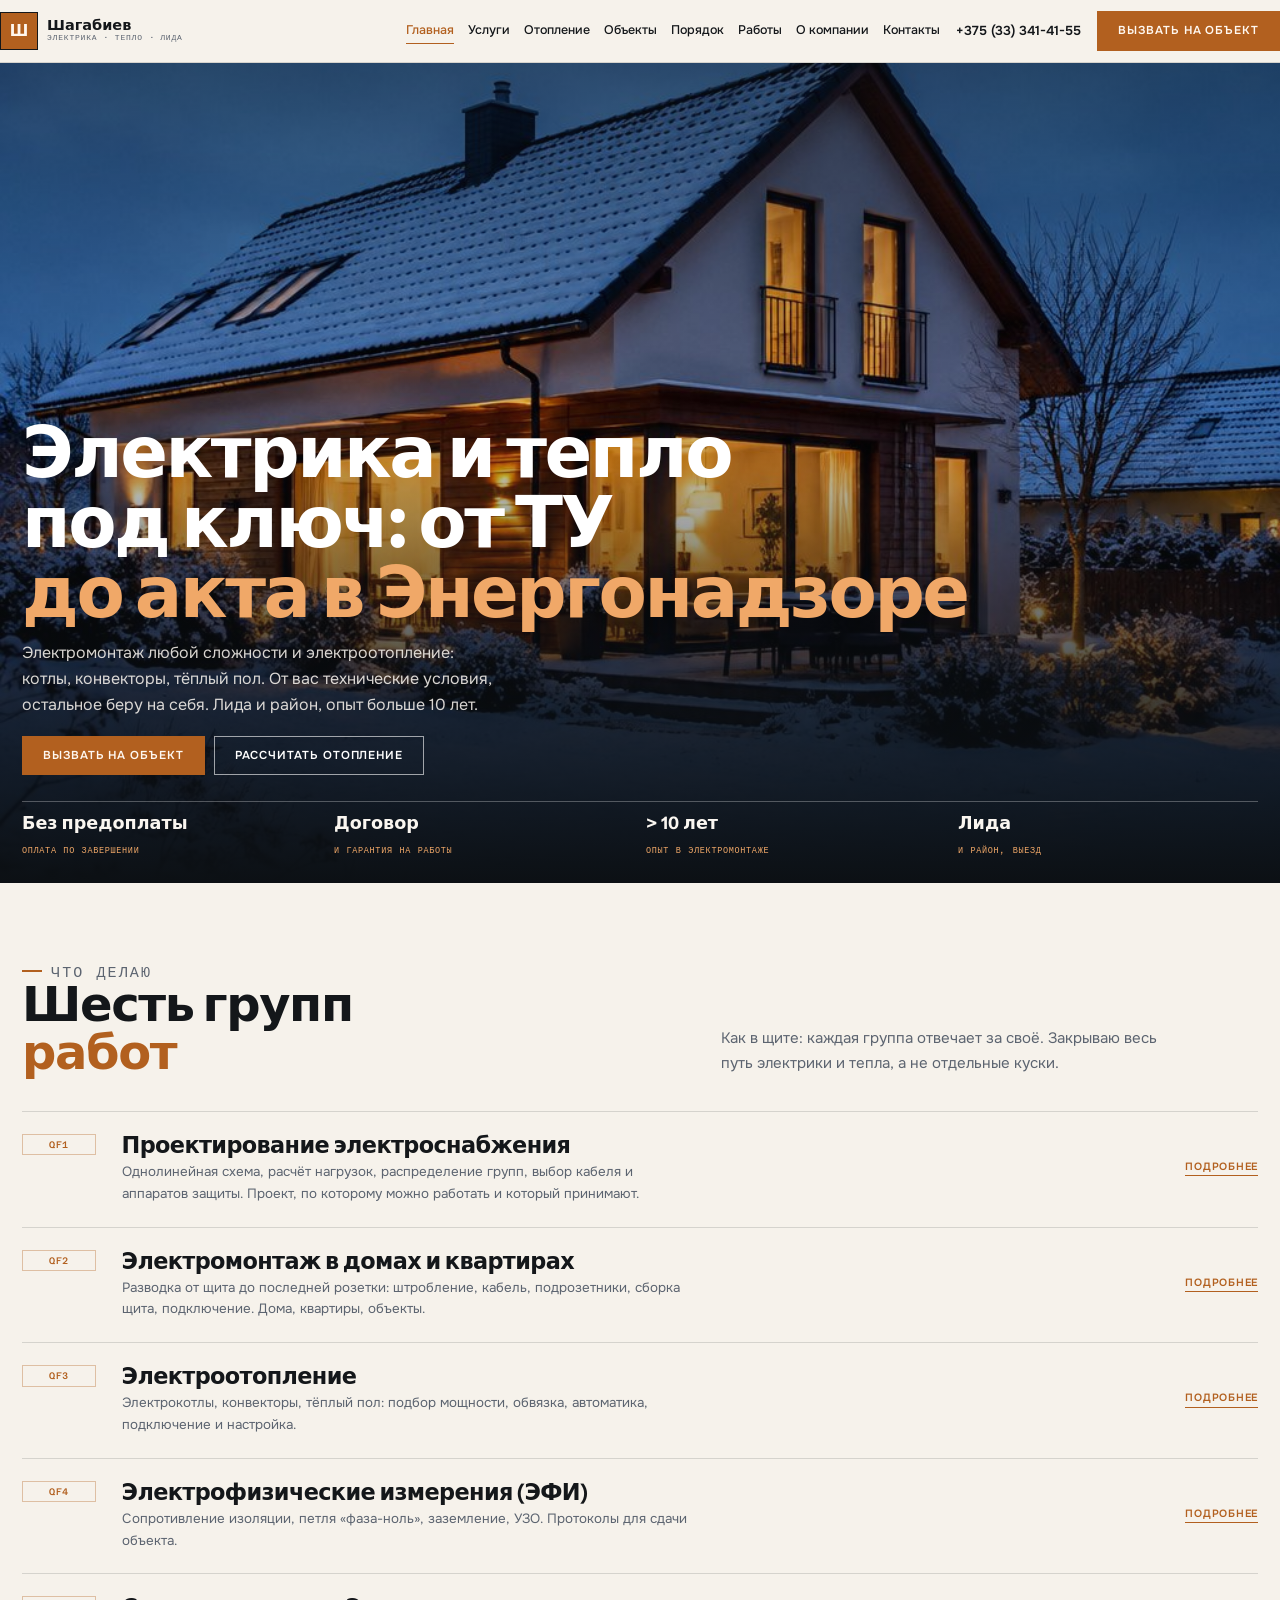
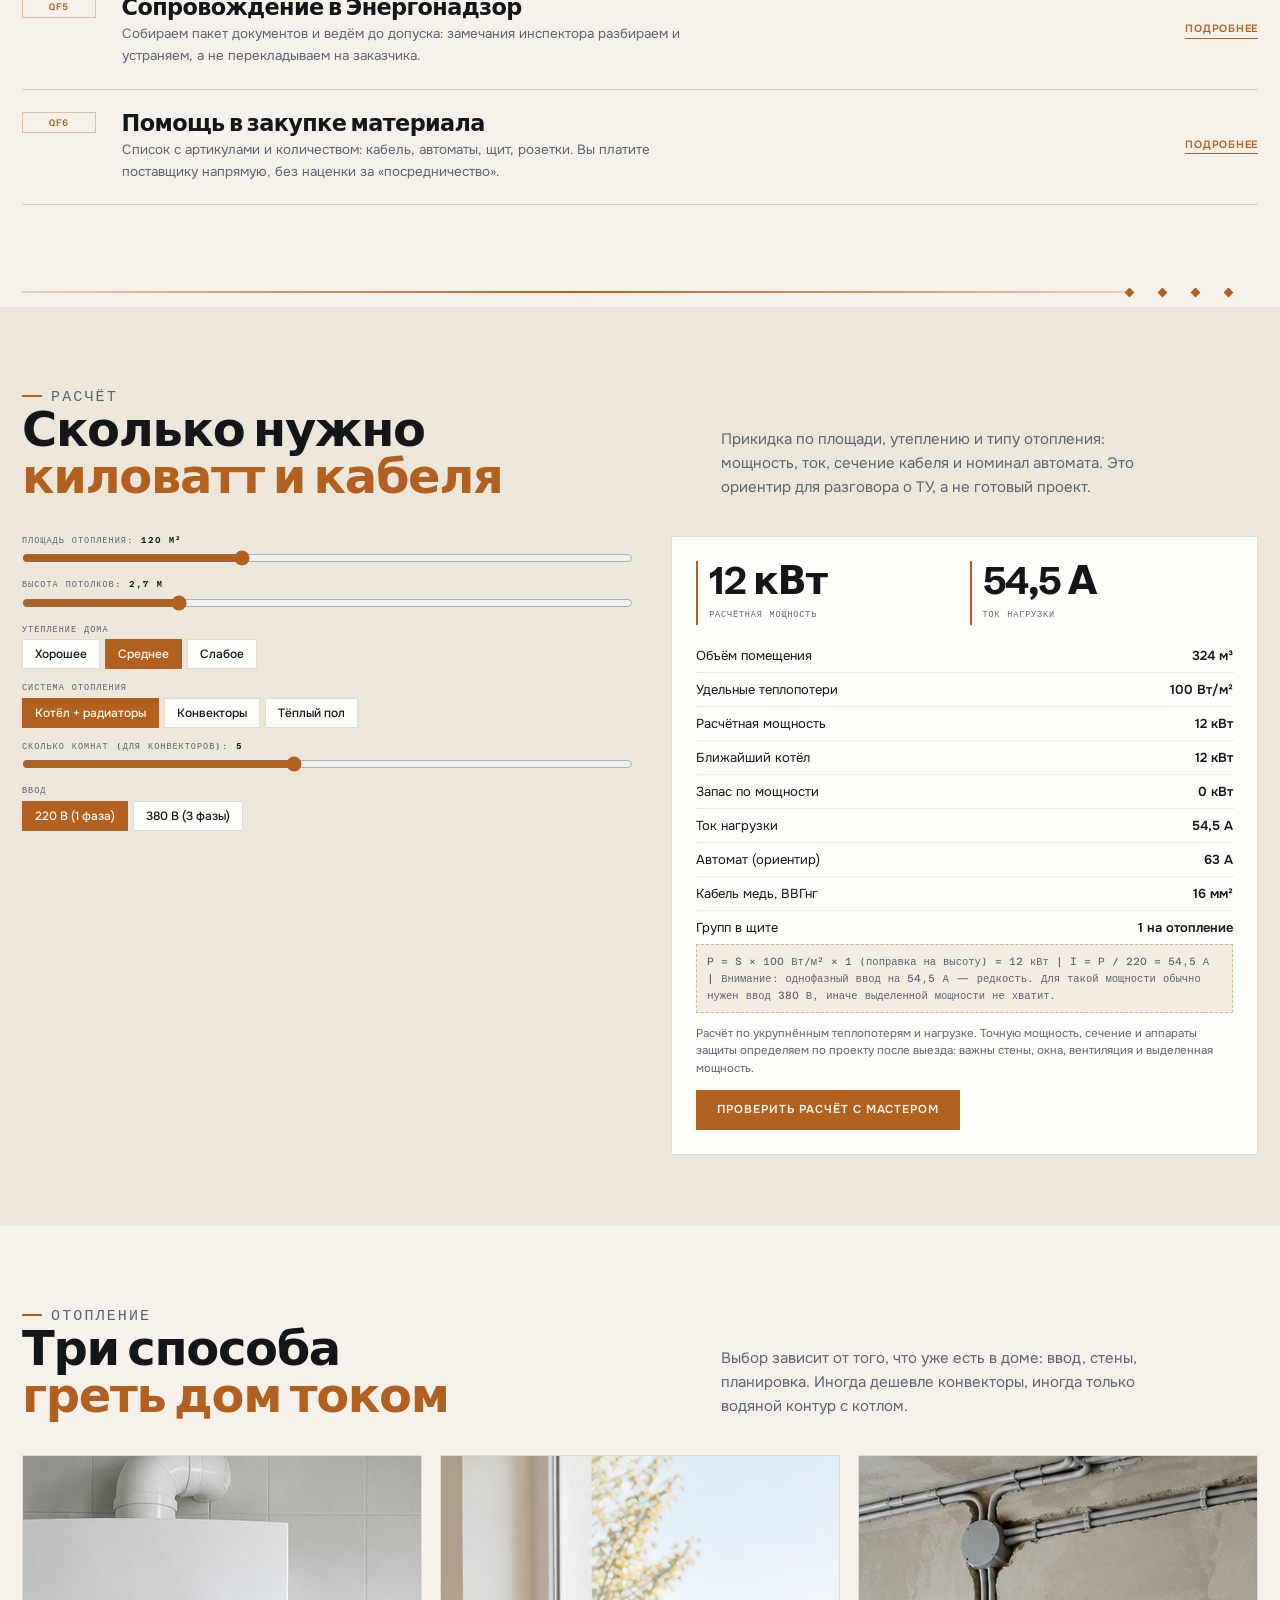
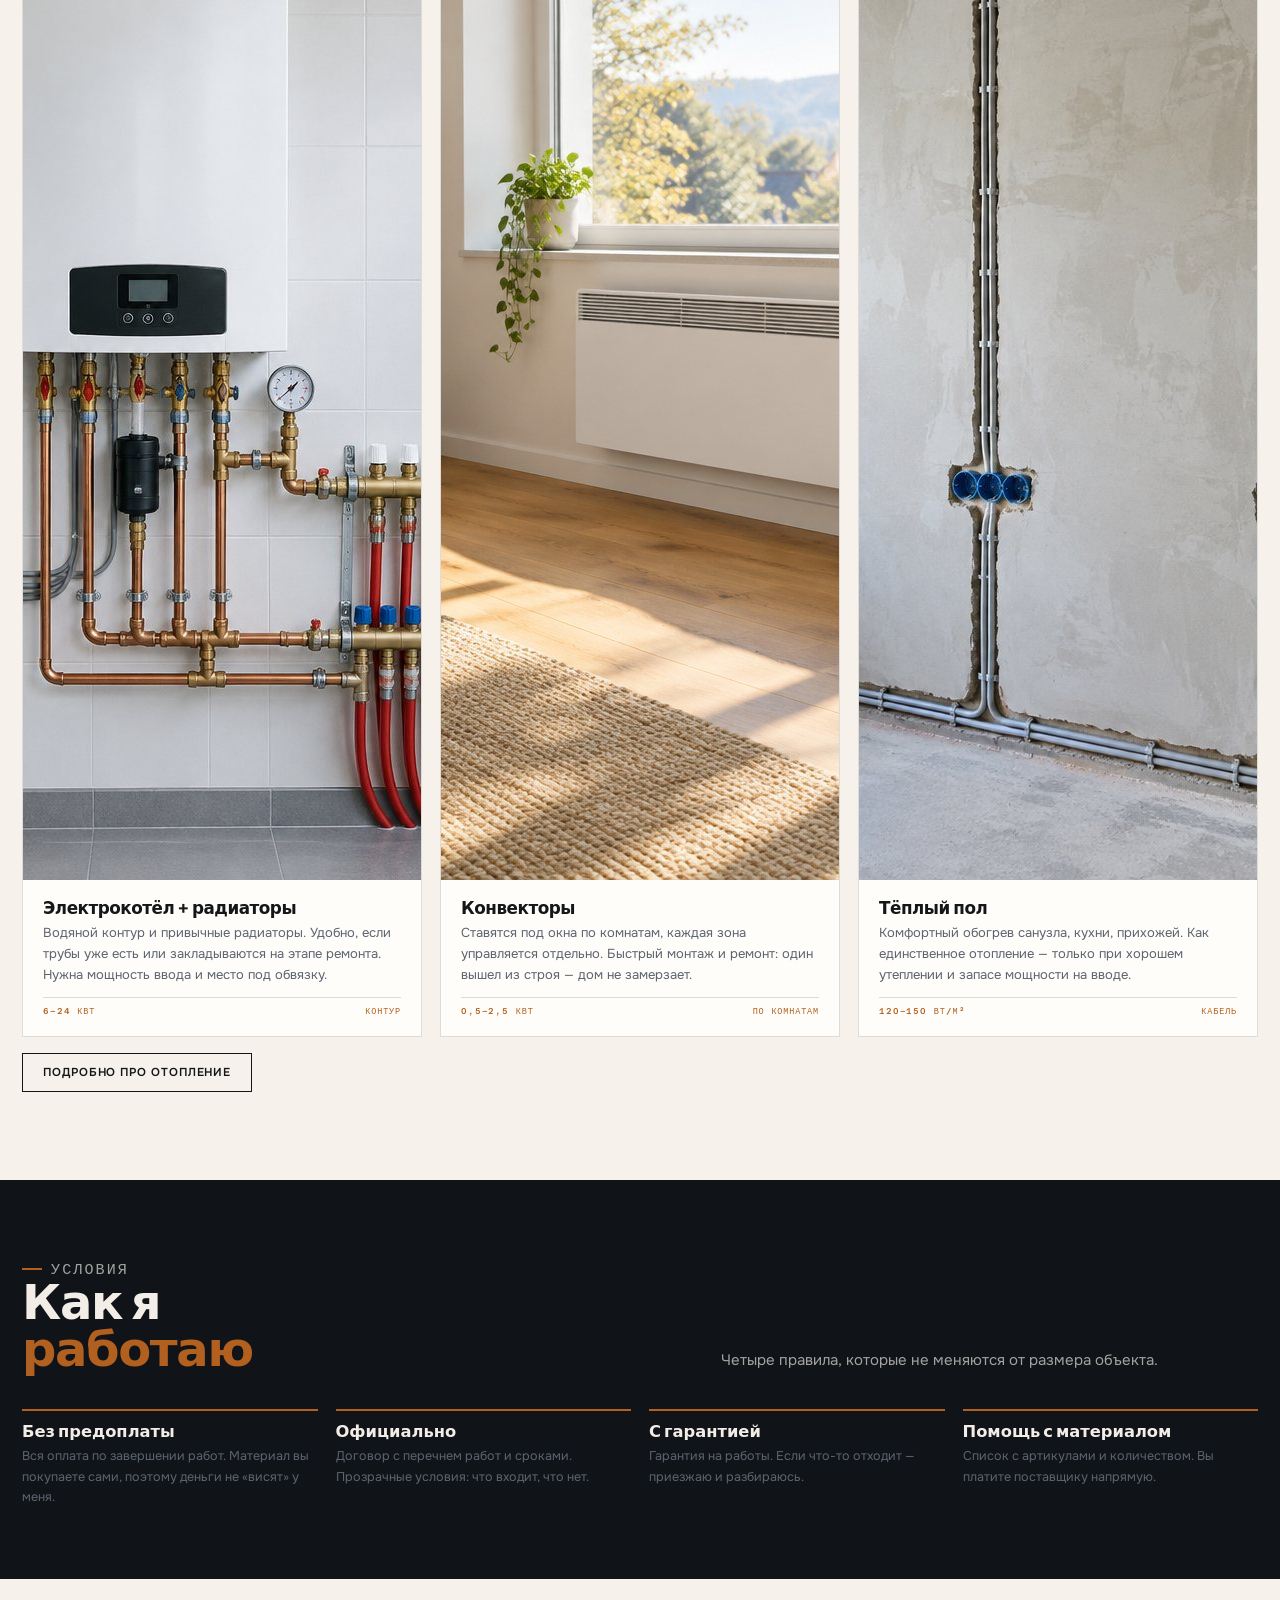
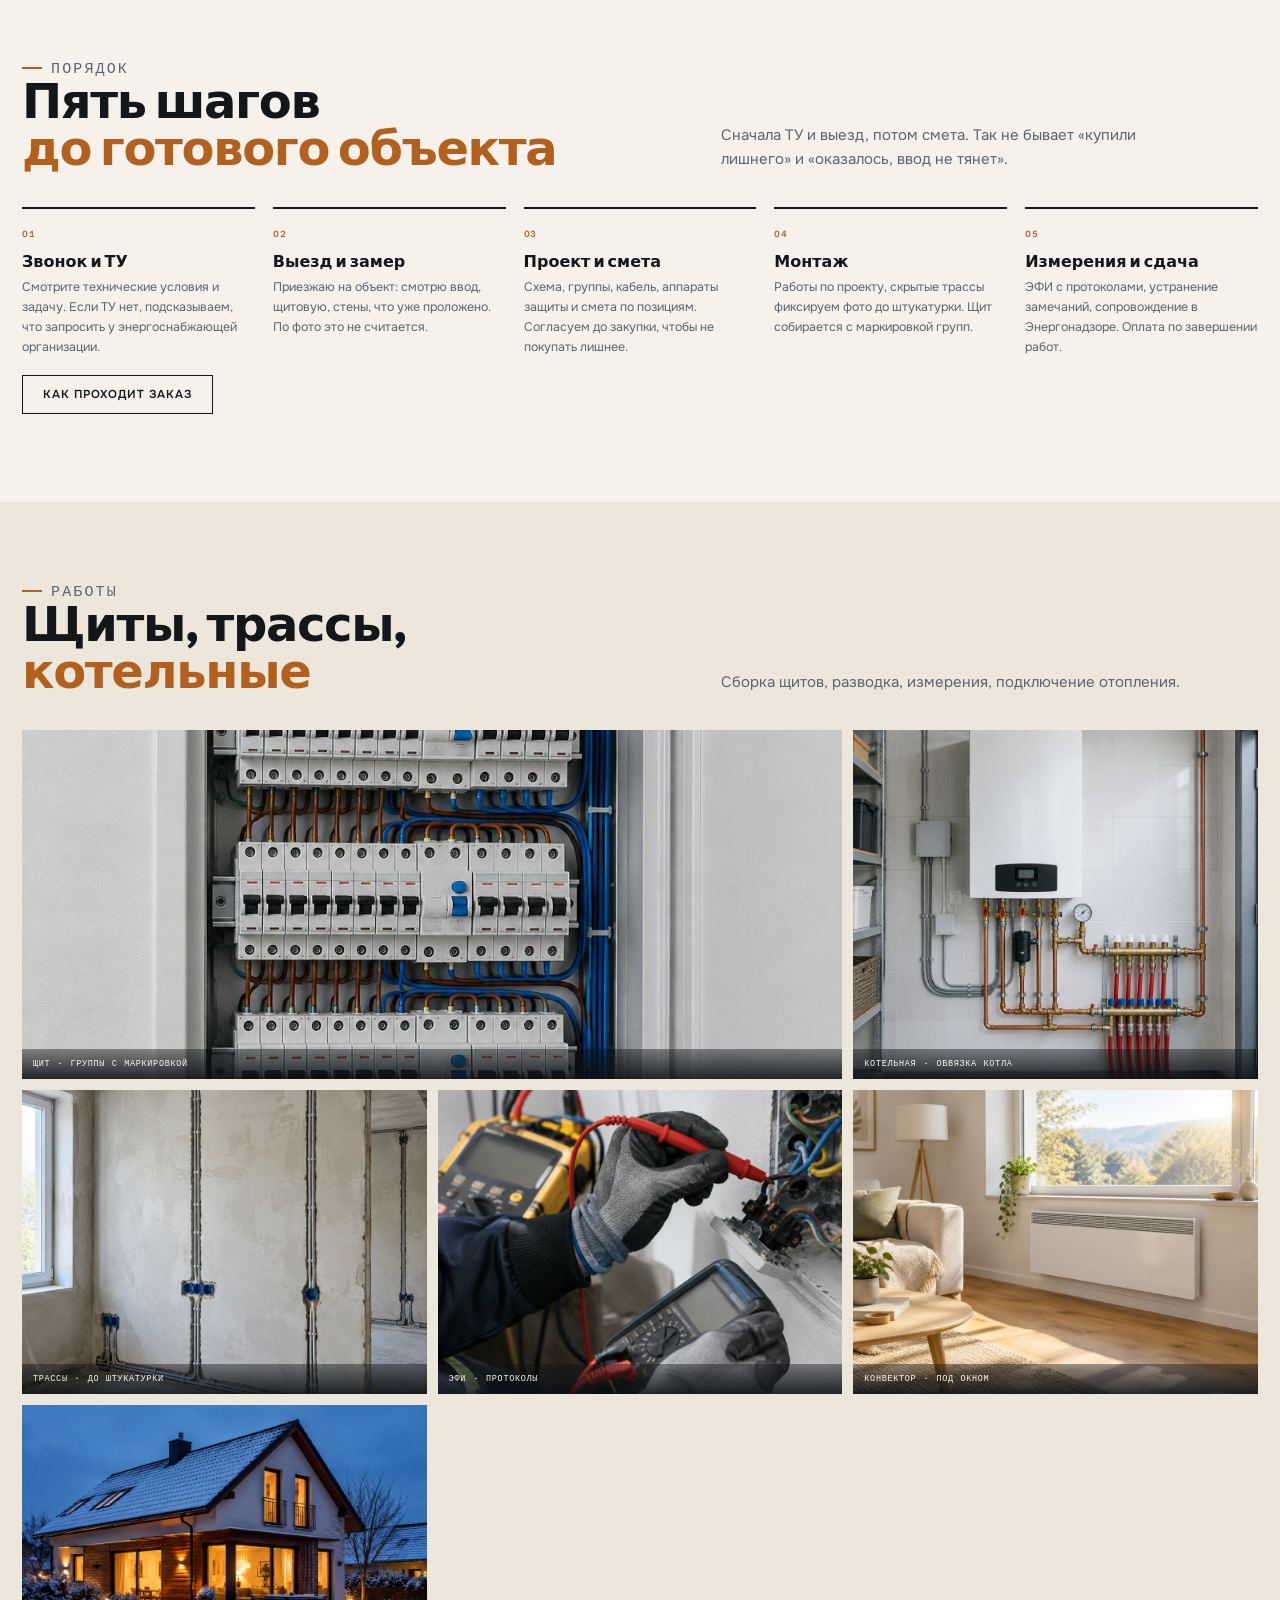
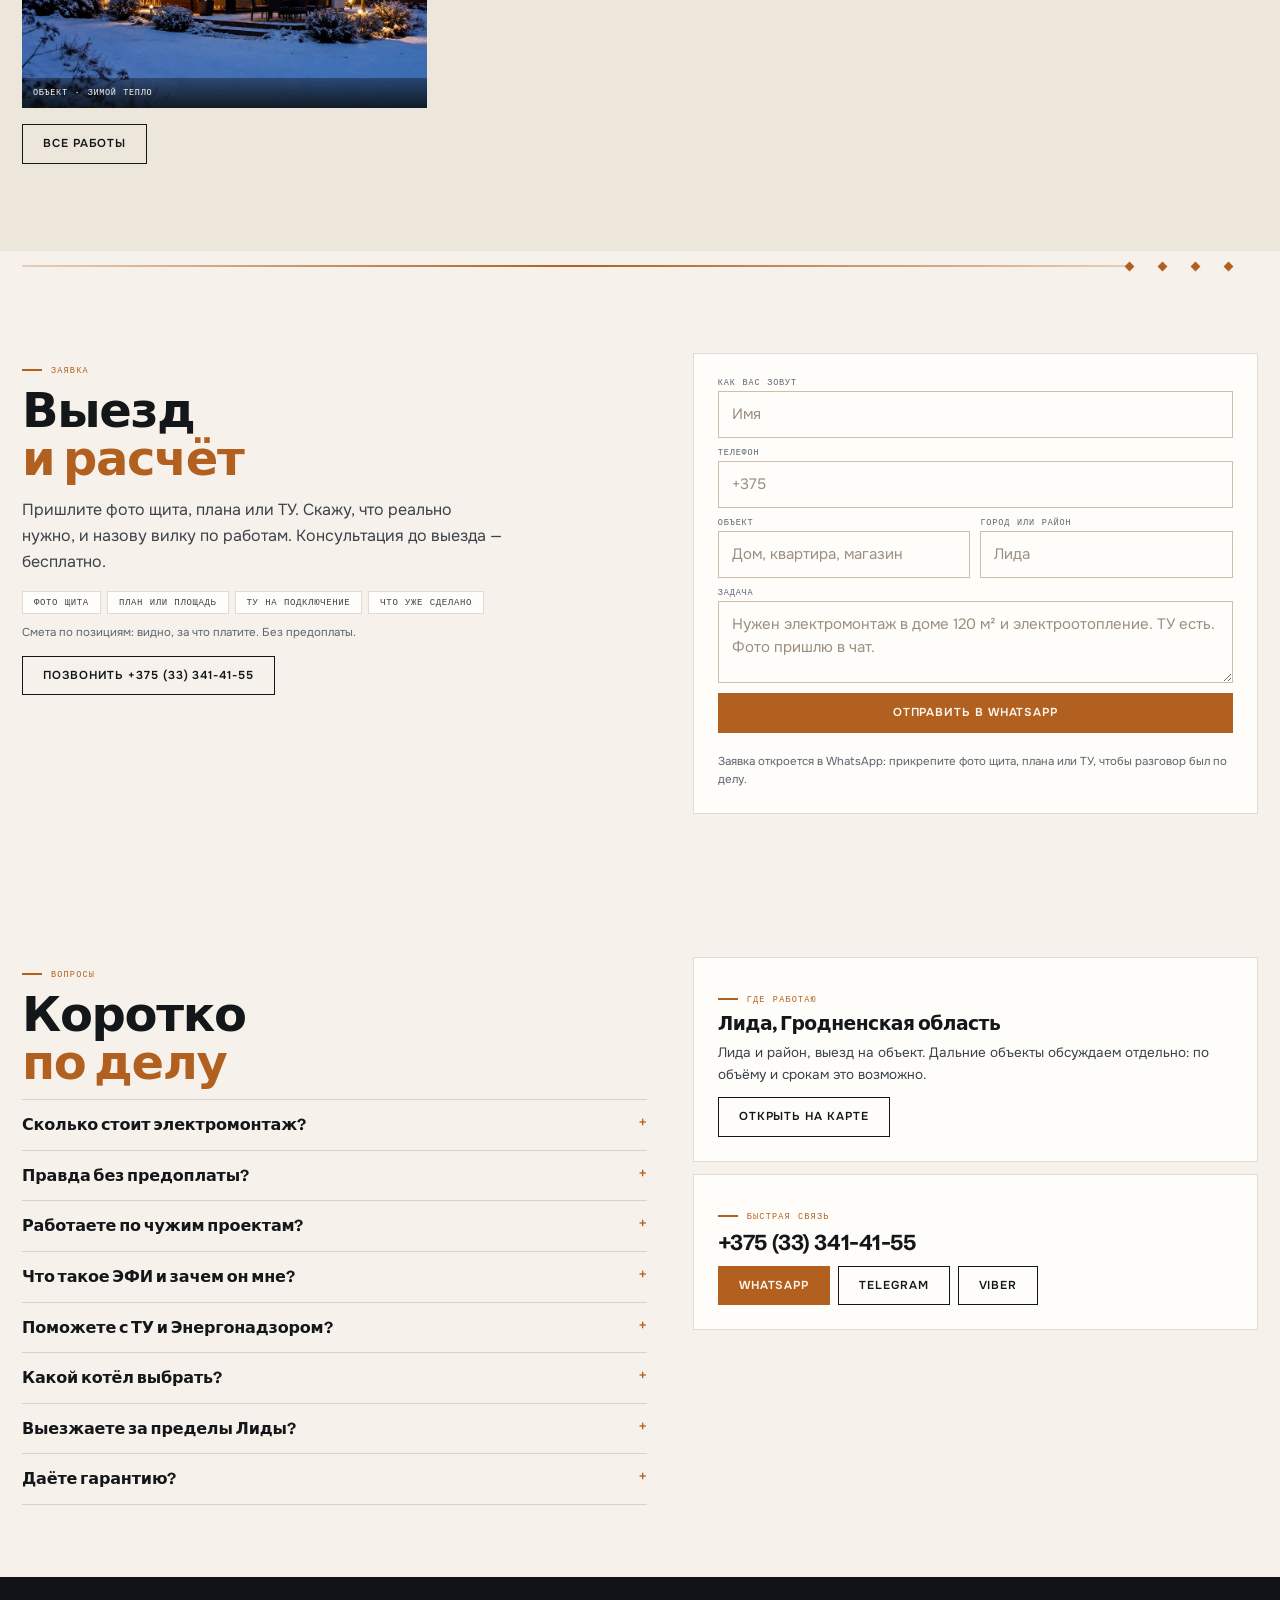
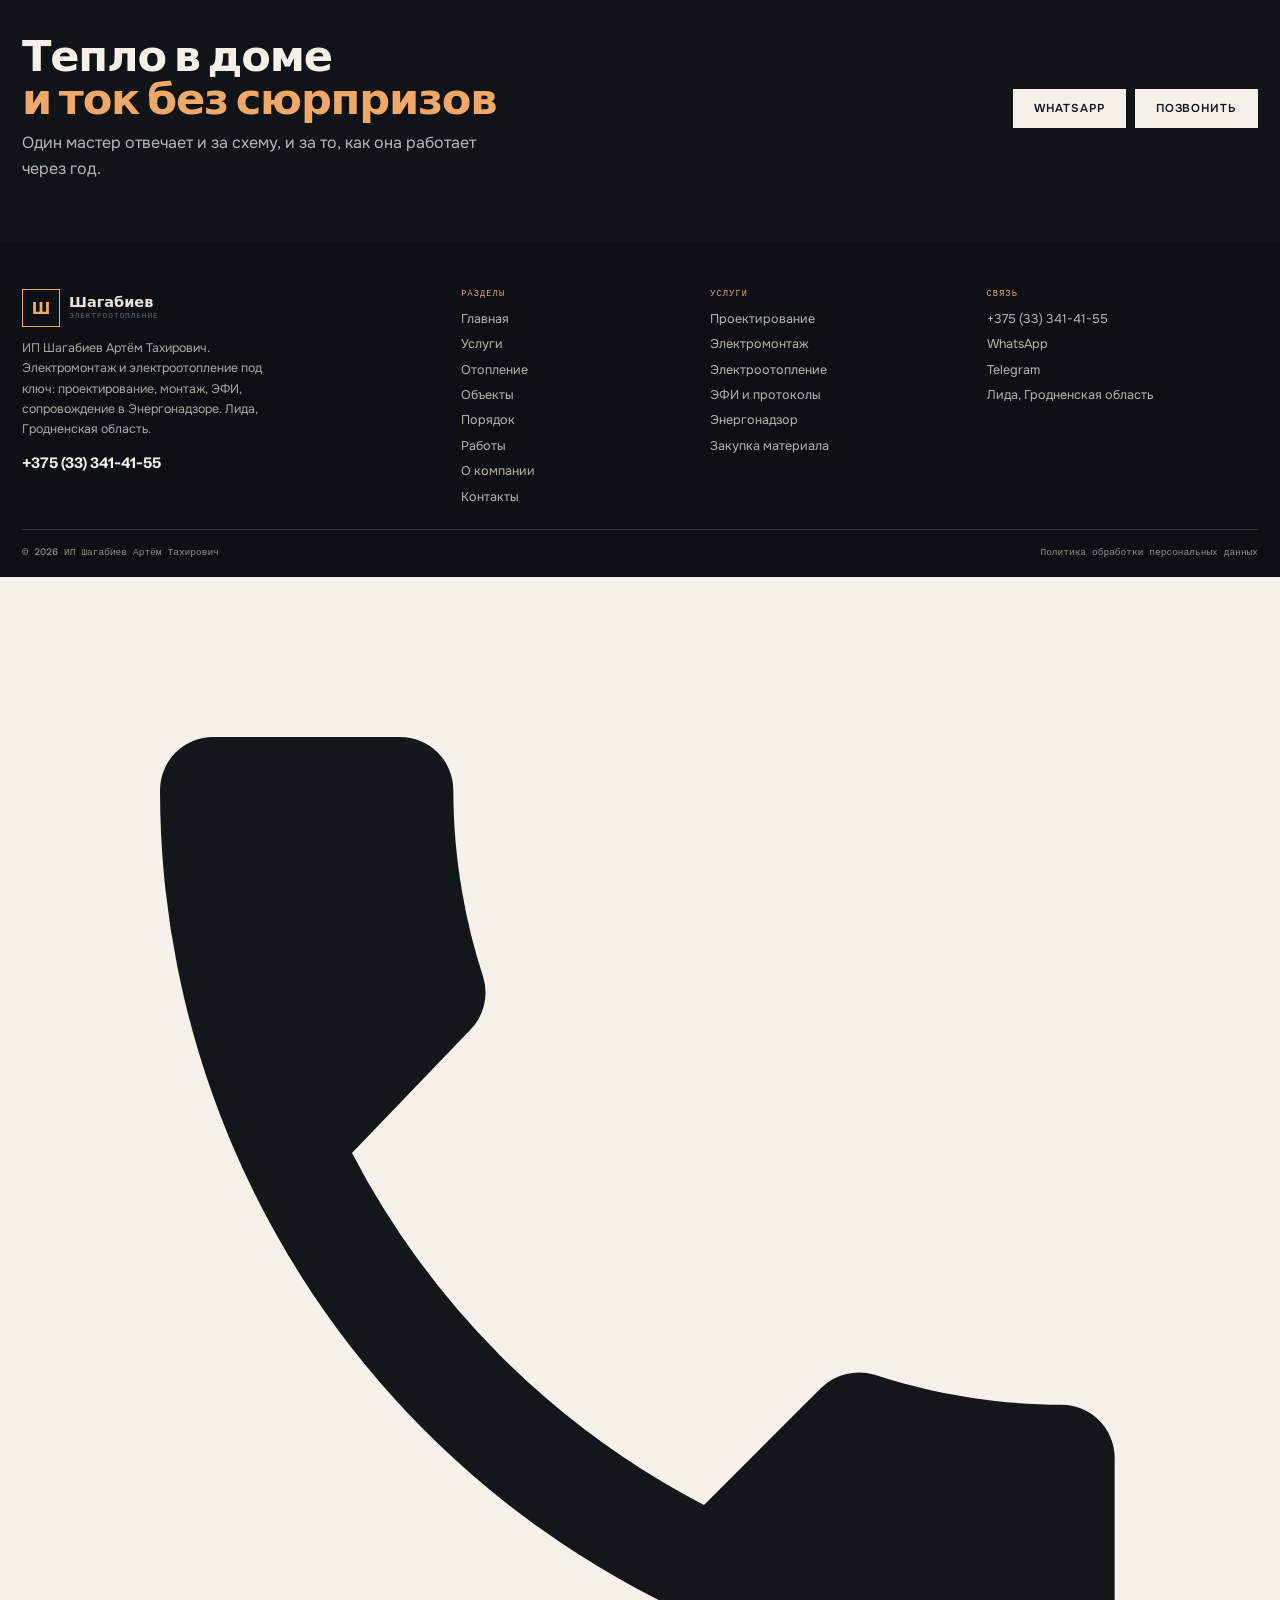
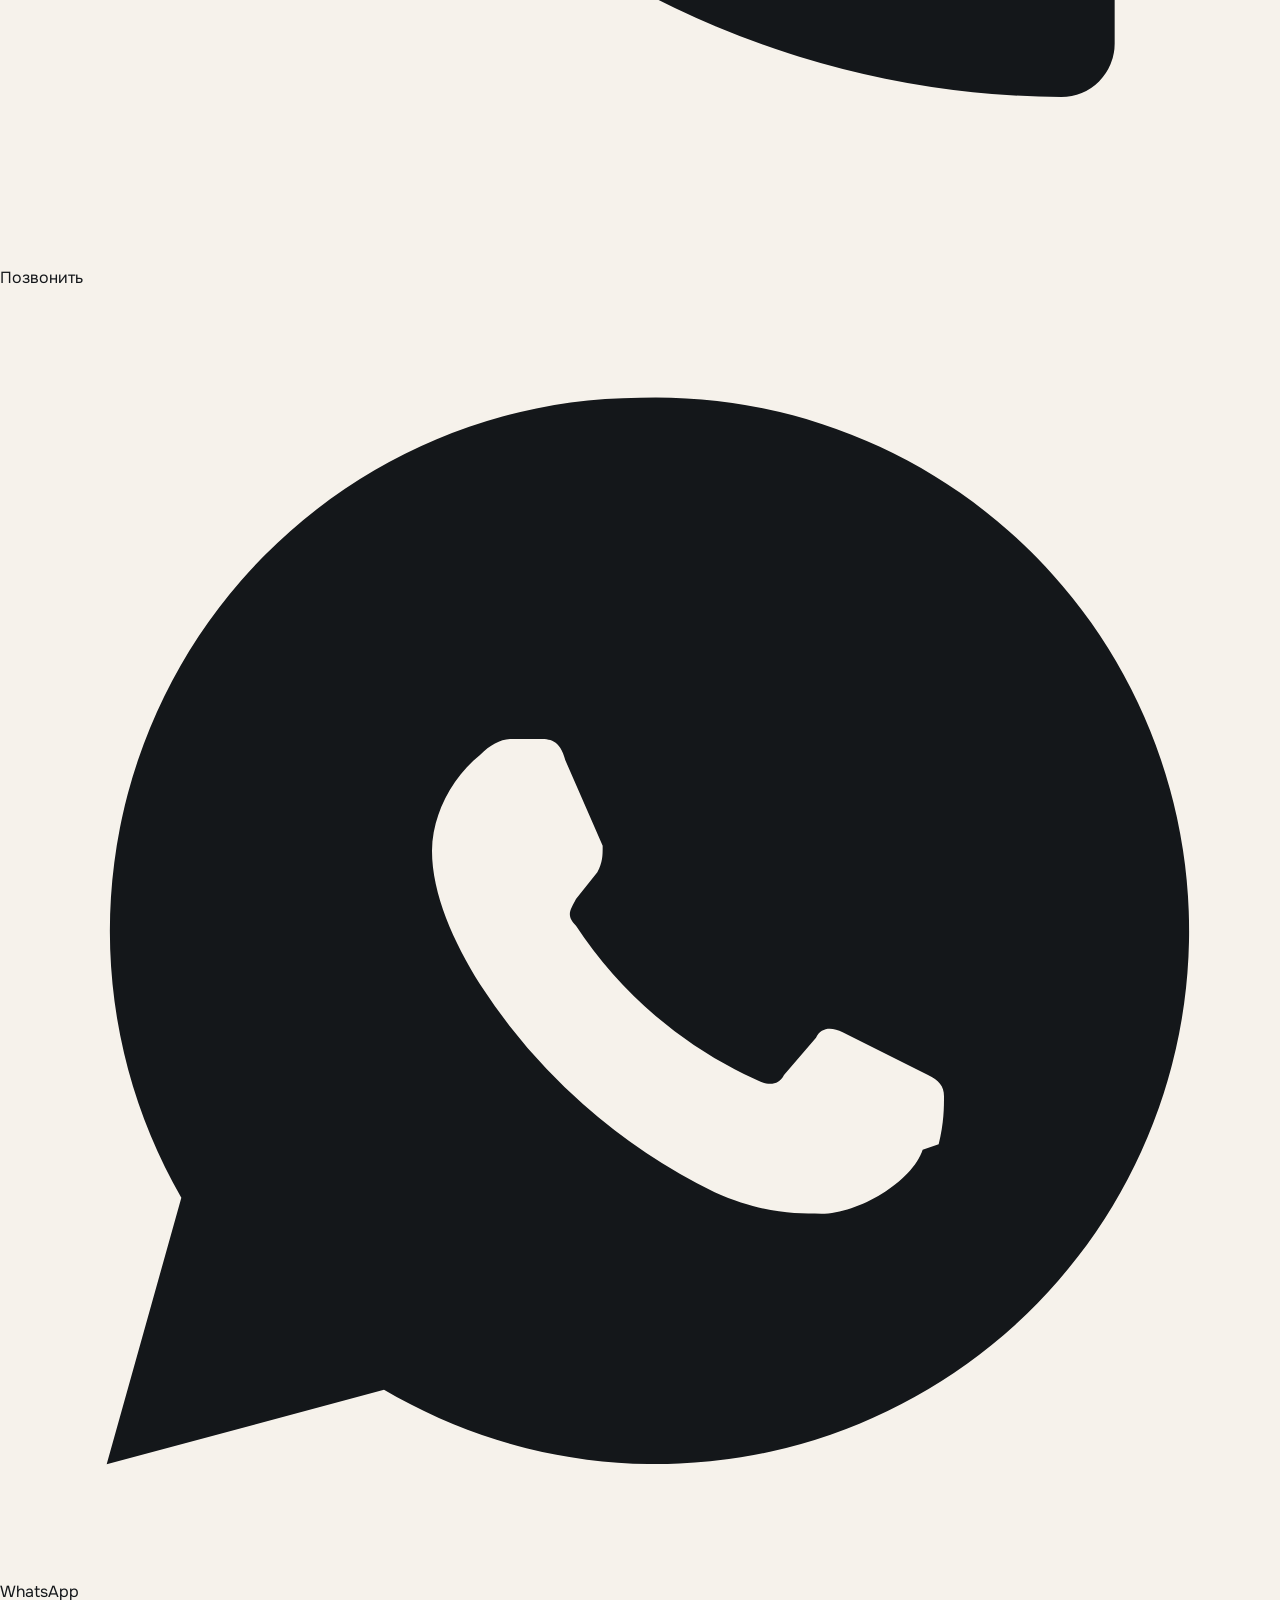
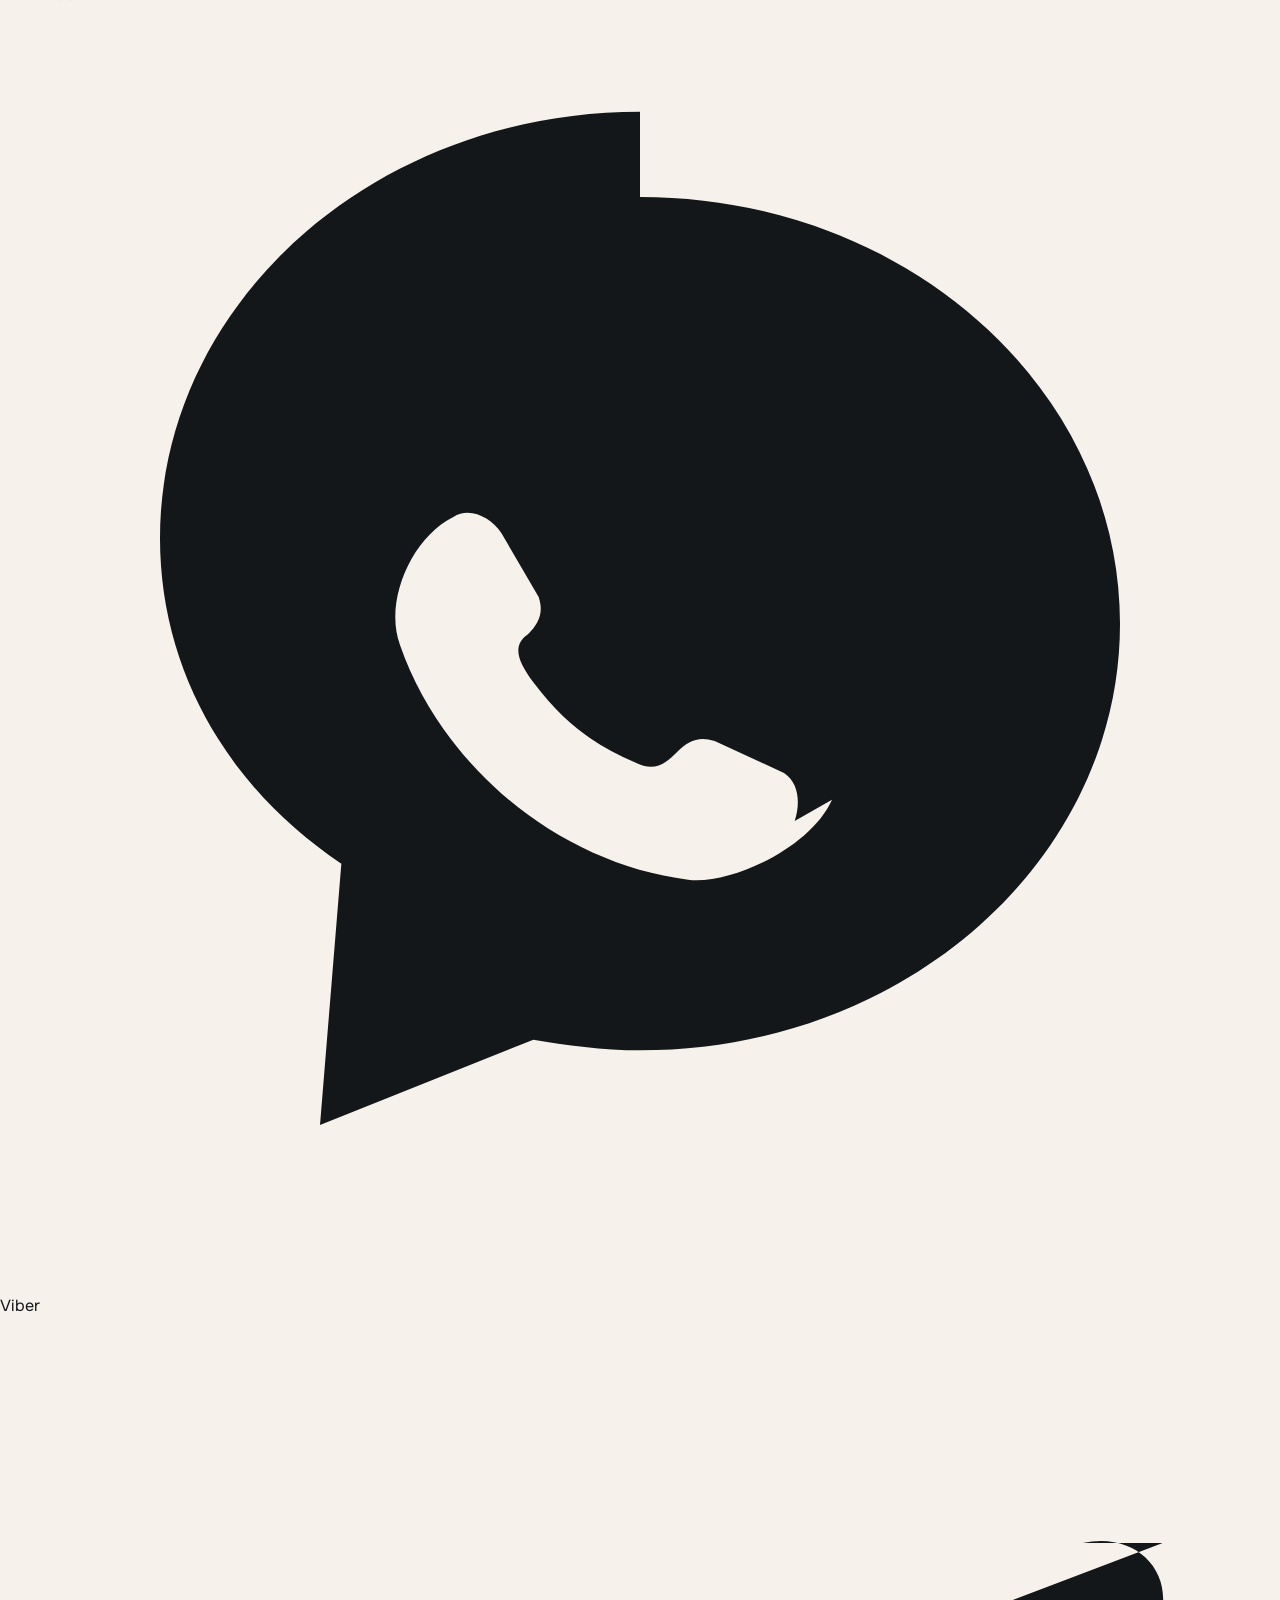
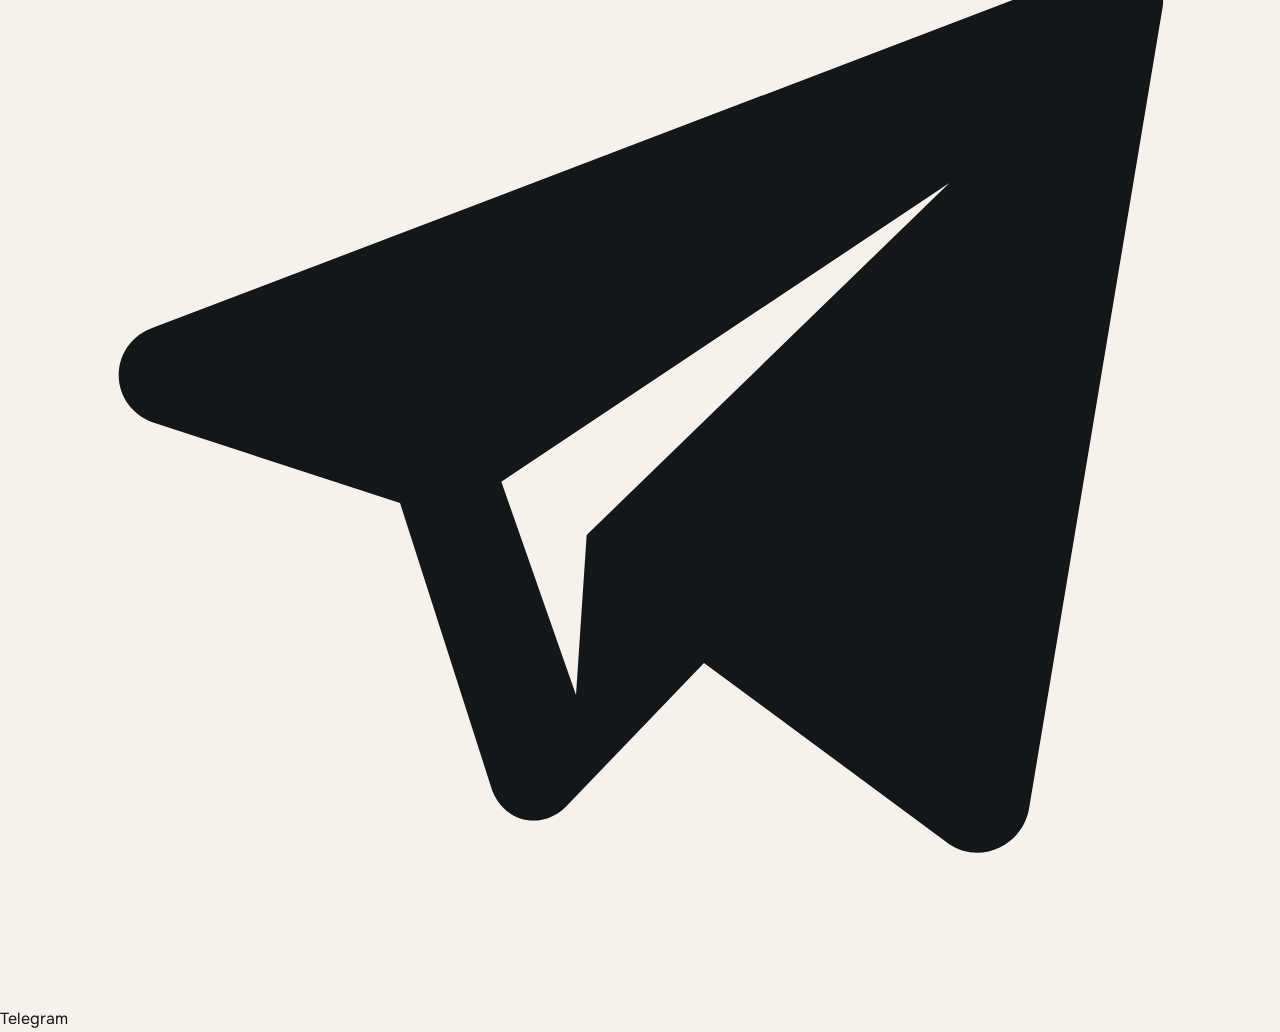
<file: index.html>
<!DOCTYPE html>
<html lang="ru">
<head>
<meta charset="utf-8">
<meta name="viewport" content="width=device-width, initial-scale=1">
<title>Электроотопление и электромонтаж под ключ в Лиде | ИП Шагабиев</title>
<meta name="description" content="Электромонтаж любой сложности и электроотопление под ключ в Лиде: проектирование, монтаж, ЭФИ, сопровождение в Энергонадзоре. Без предоплаты, договор, гарантия. +375 (33) 341-41-55.">
<meta property="og:title" content="Электроотопление и электромонтаж под ключ в Лиде | ИП Шагабиев">
<meta property="og:description" content="Электромонтаж любой сложности и электроотопление под ключ в Лиде: проектирование, монтаж, ЭФИ, сопровождение в Энергонадзоре. Без предоплаты, договор, гарантия. +375 (33) 341-41-55.">
<meta property="og:type" content="website">
<meta name="theme-color" content="#F6F2EB">
<style>
:root{--bg:#F6F2EB;--bg2:#EDE6DB;--ink:#14171A;--ink2:#2A2F35;--copper:#B2601F;--copper2:#D98336;
--quiet:#5C6470;--line:rgba(20,23,26,.14);--white:#FFFDF9;--pad:22px;--max:1300px;
--d:'Schibsted Grotesk',system-ui,sans-serif;--b:'Onest',system-ui,sans-serif;--m:'Azeret Mono',ui-monospace,monospace}
*{box-sizing:border-box}html{-webkit-text-size-adjust:100%}body{margin:0;background:var(--bg);color:var(--ink);font:16px/1.62 var(--b);-webkit-font-smoothing:antialiased}
img{max-width:100%;display:block}h1,h2,h3{margin:0;font-family:var(--d);font-weight:700;line-height:.99;letter-spacing:-.028em}
a{color:inherit;text-decoration:none}[hidden]{display:none!important}
.wrap{width:100%;max-width:var(--max);margin:0 auto;padding:0 var(--pad)}
.header{position:sticky;top:0;z-index:40;background:rgba(246,242,235,.94);border-bottom:1px solid var(--line);backdrop-filter:blur(8px)}
.header__in{display:flex;align-items:center;gap:16px;padding:11px 0}
.logo{display:flex;align-items:center;gap:9px}
.logo__mark{width:38px;height:38px;border:1.5px solid var(--ink);display:grid;place-items:center;background:var(--copper);color:#FFF7EF;font:700 15px/1 var(--d)}
.logo__txt{display:flex;flex-direction:column;line-height:1.15}
.logo__txt b{font:700 14.5px/1 var(--d)}
.logo__txt i{font:500 8px/1.5 var(--m);letter-spacing:.1em;text-transform:uppercase;color:var(--quiet);font-style:normal}
.nav{display:flex;gap:14px;margin-left:auto;font:500 12.5px/1 var(--b)}
.nav a{padding:6px 0;border-bottom:1px solid transparent}
.nav a:hover,.nav a.is-on{border-color:var(--copper);color:var(--copper)}
.header__tel{font:600 13px/1 var(--b);white-space:nowrap}
.btn{display:inline-flex;align-items:center;justify-content:center;gap:8px;padding:13px 20px;font:600 11.5px/1 var(--b);letter-spacing:.08em;text-transform:uppercase;border:1px solid var(--ink);background:var(--ink);color:var(--white);cursor:pointer;transition:.18s}
.btn:hover{background:#000}
.btn--copper{background:var(--copper);border-color:var(--copper);color:#FFF8F1}
.btn--copper:hover{background:#985016;border-color:#985016}
.btn--ghost{background:transparent;color:var(--ink);border-color:var(--ink)}
.btn--ghost:hover{background:var(--ink);color:var(--white)}
.burger{display:none;width:42px;height:36px;border:1px solid var(--ink);background:transparent;align-items:center;justify-content:center;flex-direction:column;gap:4px;cursor:pointer}
.burger i{display:block;width:16px;height:1px;background:var(--ink)}
.burger.is-close i:first-child{transform:rotate(45deg) translateY(3px)}
.burger.is-close i:last-child{transform:rotate(-45deg) translateY(-3px)}
.drawer{position:fixed;inset:0;z-index:90;background:rgba(16,18,21,.76);display:none}
.drawer[data-open]{display:block}
.drawer__in{position:absolute;inset:0 0 0 auto;width:min(400px,92vw);background:var(--bg);padding:18px;overflow-y:auto}
.drawer__top{display:flex;justify-content:space-between;align-items:center;margin-bottom:16px}
.drawer__nav{display:grid;font:700 21px/1 var(--d);letter-spacing:-.01em}
.drawer__nav a{padding:13px 0;border-bottom:1px solid var(--line)}
.drawer__cta{width:100%;margin-top:16px}
.drawer__note{font-size:12px;color:var(--quiet);margin-top:10px}
body.is-locked{overflow:hidden}
.hero{position:relative;min-height:min(94svh,820px);display:flex;align-items:flex-end;overflow:hidden;background:#0C1014}
.hero__img{position:absolute;inset:0;width:100%;height:100%;object-fit:cover}
.hero::after{content:'';position:absolute;inset:0;background:linear-gradient(180deg,rgba(10,14,18,.5),rgba(10,14,18,.12) 42%,rgba(10,14,18,.78) 78%,#0C1014 100%)}
.hero__in{position:relative;z-index:2;width:100%;padding:clamp(28px,4.6vw,58px) 0 clamp(14px,2vw,22px);color:#FAF6F0}
.hero h1{font-size:clamp(2rem,5.5vw,4.5rem);letter-spacing:-.035em;color:#fff}
.hero h1 em{font-style:normal;color:#F0A868}
.hero__lede{max-width:44ch;margin:14px 0 18px;color:rgba(250,246,240,.86)}
.hero__acts{display:flex;flex-wrap:wrap;gap:9px;margin-bottom:clamp(14px,2.2vw,26px)}
.hero__acts .btn--ghost{color:#fff;border-color:rgba(255,255,255,.6)}
.hero__acts .btn--ghost:hover{background:#fff;color:var(--ink)}
.hero__facts{display:grid;grid-template-columns:repeat(4,minmax(0,1fr));border-top:1px solid rgba(255,255,255,.28);gap:0 12px}
.hero__facts div{padding:11px 0 0}
.hero__facts b{display:block;font:700 clamp(.92rem,1.4vw,1.1rem)/1.2 var(--d)}
.hero__facts span{font:500 8.5px/1.5 var(--m);letter-spacing:.08em;text-transform:uppercase;color:#F0A868}
@media (max-width:1024px){.nav{display:none}.burger{display:flex}.header__tel{display:none}.hero__facts{grid-template-columns:1fr 1fr}}
@media (max-width:380px){.header .btn--copper{display:none}}
</style>
<link rel="preconnect" href="https://fonts.googleapis.com">
<link rel="preconnect" href="https://fonts.gstatic.com" crossorigin>
<link href="https://fonts.googleapis.com/css2?family=Schibsted+Grotesk:wght@500;600;700&family=Onest:wght@400;500;600&family=Azeret+Mono:wght@400;500&display=swap" rel="stylesheet">
<link rel="stylesheet" href="assets/css/style.v1.css">
<link rel="icon" href="assets/img/favicon.svg" type="image/svg+xml">
</head>
<body>
<header class="header"><div class="header__in wrap">
<a class="logo" href="index.html"><span class="logo__mark">Ш</span><span class="logo__txt"><b>Шагабиев</b><i>электрика · тепло · Лида</i></span></a>
<nav class="nav" aria-label="Основное меню"><a href="index.html" class="is-on">Главная</a><a href="uslugi.html">Услуги</a><a href="otoplenie.html">Отопление</a><a href="obekty.html">Объекты</a><a href="kak-rabotaem.html">Порядок</a><a href="raboty.html">Работы</a><a href="o-kompanii.html">О компании</a><a href="kontakty.html">Контакты</a></nav>
<a class="header__tel" href="tel:+375333414155">+375 (33) 341-41-55</a>
<a class="btn btn--copper" href="#zayavka">Вызвать на объект</a>
<button class="burger" type="button" aria-label="Меню" aria-expanded="false" aria-controls="drawer"><i></i><i></i><i></i></button>
</div></header>
<div class="drawer" id="drawer" role="dialog" aria-modal="true" aria-label="Меню" hidden>
<div class="drawer__in">
<div class="drawer__top">
<a class="logo" href="index.html"><span class="logo__mark">Ш</span><span class="logo__txt"><b>Шагабиев</b><i>Лида</i></span></a>
<button class="burger is-close" type="button" data-close aria-label="Закрыть меню"><i></i><i></i></button>
</div>
<nav class="drawer__nav"><a href="index.html">Главная</a><a href="uslugi.html">Услуги</a><a href="otoplenie.html">Отопление</a><a href="obekty.html">Объекты</a><a href="kak-rabotaem.html">Порядок</a><a href="raboty.html">Работы</a><a href="o-kompanii.html">О компании</a><a href="kontakty.html">Контакты</a></nav>
<a class="btn btn--copper drawer__cta" href="tel:+375333414155">Позвонить +375 (33) 341-41-55</a>
<p class="drawer__note">Электромонтаж и электроотопление под ключ. Проектирование, ЭФИ, помощь при сдаче в Энергонадзор. Без предоплаты, по договору, с гарантией.</p>
</div></div>
<main>
<section class="hero">
<img class="hero__img" src="assets/img/hero.jpg" alt="Дом с тёплым светом в окнах зимой" width="1536" height="1024" fetchpriority="high">
<div class="hero__in"><div class="wrap">
<h1>Электрика и тепло<br>под ключ: от ТУ<br><em>до акта в Энергонадзоре</em></h1>
<p class="hero__lede">Электромонтаж любой сложности и электроотопление: котлы, конвекторы, тёплый пол. От вас технические условия, остальное беру на себя. Лида и район, опыт больше 10 лет.</p>
<div class="hero__acts">
<a class="btn btn--copper" href="#zayavka">Вызвать на объект</a>
<a class="btn btn--ghost" href="#calc">Рассчитать отопление</a>
</div>
<div class="hero__facts">
<div><b>Без предоплаты</b><span>оплата по завершении</span></div>
<div><b>Договор</b><span>и гарантия на работы</span></div>
<div><b>&gt; 10 лет</b><span>опыт в электромонтаже</span></div>
<div><b>Лида</b><span>и район, выезд</span></div>
</div>
</div></div>
</section>

<section class="section"><div class="wrap">
<div class="sec-head"><div><p class="eyebrow">что делаю</p><h2 class="h2">Шесть групп<br><em>работ</em></h2></div>
<p>Как в щите: каждая группа отвечает за своё. Закрываю весь путь электрики и тепла, а не отдельные куски.</p></div>
<div class="groups">
<article class="grp"><span class="grp__tag">QF1</span><div><h3>Проектирование электроснабжения</h3><p>Однолинейная схема, расчёт нагрузок, распределение групп, выбор кабеля и аппаратов защиты. Проект, по которому можно работать и который принимают.</p></div><a class="grp__go" href="uslugi.html#proekt">Подробнее</a></article><article class="grp"><span class="grp__tag">QF2</span><div><h3>Электромонтаж в домах и квартирах</h3><p>Разводка от щита до последней розетки: штробление, кабель, подрозетники, сборка щита, подключение. Дома, квартиры, объекты.</p></div><a class="grp__go" href="uslugi.html#montazh">Подробнее</a></article><article class="grp"><span class="grp__tag">QF3</span><div><h3>Электроотопление</h3><p>Электрокотлы, конвекторы, тёплый пол: подбор мощности, обвязка, автоматика, подключение и настройка.</p></div><a class="grp__go" href="otoplenie.html">Подробнее</a></article><article class="grp"><span class="grp__tag">QF4</span><div><h3>Электрофизические измерения (ЭФИ)</h3><p>Сопротивление изоляции, петля «фаза-ноль», заземление, УЗО. Протоколы для сдачи объекта.</p></div><a class="grp__go" href="uslugi.html#efi">Подробнее</a></article><article class="grp"><span class="grp__tag">QF5</span><div><h3>Сопровождение в Энергонадзор</h3><p>Собираем пакет документов и ведём до допуска: замечания инспектора разбираем и устраняем, а не перекладываем на заказчика.</p></div><a class="grp__go" href="uslugi.html#energonadzor">Подробнее</a></article><article class="grp"><span class="grp__tag">QF6</span><div><h3>Помощь в закупке материала</h3><p>Список с артикулами и количеством: кабель, автоматы, щит, розетки. Вы платите поставщику напрямую, без наценки за «посредничество».</p></div><a class="grp__go" href="uslugi.html#material">Подробнее</a></article>
</div>
</div></section>

<div class="bus" aria-hidden="true"><i></i><i></i><i></i><i></i></div>


<section class="section section--dim anchor" id="calc"><div class="wrap">
<div class="sec-head"><div><p class="eyebrow">расчёт</p><h2 class="h2">Сколько нужно<br><em>киловатт и кабеля</em></h2></div>
<p>Прикидка по площади, утеплению и типу отопления: мощность, ток, сечение кабеля и номинал автомата. Это ориентир для разговора о ТУ, а не готовый проект.</p></div>
<div class="calc">
<div class="ctrl">
<div class="crow"><label>Площадь отопления: <b id="vS">120 м²</b></label><input class="rng" id="cS" type="range" min="20" max="300" step="5" value="120"></div>
<div class="crow"><label>Высота потолков: <b id="vH">2,70 м</b></label><input class="rng" id="cH" type="range" min="2.4" max="3.6" step="0.05" value="2.7"></div>
<div class="crow"><label>Утепление дома</label><div class="seg" id="cIns">
<button type="button" data-v="good" aria-pressed="false">Хорошее</button>
<button type="button" data-v="mid" aria-pressed="true">Среднее</button>
<button type="button" data-v="bad" aria-pressed="false">Слабое</button></div></div>
<div class="crow"><label>Система отопления</label><div class="seg" id="cSys">
<button type="button" data-v="boiler" aria-pressed="true">Котёл + радиаторы</button>
<button type="button" data-v="conv" aria-pressed="false">Конвекторы</button>
<button type="button" data-v="floor" aria-pressed="false">Тёплый пол</button></div></div>
<div class="crow"><label>Сколько комнат (для конвекторов): <b id="vR">5</b></label><input class="rng" id="cR" type="range" min="1" max="10" step="1" value="5"></div>
<div class="crow"><label>Ввод</label><div class="seg" id="cPhase">
<button type="button" data-v="1" aria-pressed="true">220 В (1 фаза)</button>
<button type="button" data-v="3" aria-pressed="false">380 В (3 фазы)</button></div></div>
</div>
<div class="out">
<div class="out__top">
<div class="big"><b id="oP">12,0 кВт</b><span id="oPlabel">расчётная мощность</span></div>
<div class="big"><b id="oI">54 А</b><span>ток нагрузки</span></div>
</div>
<table class="spec"><tbody id="oSpec"></tbody></table>
<p class="formula" id="oFormula"></p>
<p class="note">Расчёт по укрупнённым теплопотерям и нагрузке. Точную мощность, сечение и аппараты защиты определяем по проекту после выезда: важны стены, окна, вентиляция и выделенная мощность.</p>
<a class="btn btn--copper" id="oGo" href="https://wa.me/375333414155" target="_blank" rel="noopener">Проверить расчёт с мастером</a>
</div>
</div>
</div></section>


<section class="section"><div class="wrap">
<div class="sec-head"><div><p class="eyebrow">отопление</p><h2 class="h2">Три способа<br><em>греть дом током</em></h2></div>
<p>Выбор зависит от того, что уже есть в доме: ввод, стены, планировка. Иногда дешевле конвекторы, иногда только водяной контур с котлом.</p></div>
<div class="kinds">
<article class="kind"><img src="assets/img/boiler.jpg" alt="Электрокотёл в котельной" width="1024" height="1024" loading="lazy"><div class="kind__b"><h3>Электрокотёл + радиаторы</h3><p>Водяной контур и привычные радиаторы. Удобно, если трубы уже есть или закладываются на этапе ремонта. Нужна мощность ввода и место под обвязку.</p><div class="kind__row"><span>6–24 кВт</span><span>контур</span></div></div></article>
<article class="kind"><img src="assets/img/convector.jpg" alt="Конвектор под окном" width="1024" height="1024" loading="lazy"><div class="kind__b"><h3>Конвекторы</h3><p>Ставятся под окна по комнатам, каждая зона управляется отдельно. Быстрый монтаж и ремонт: один вышел из строя — дом не замерзает.</p><div class="kind__row"><span>0,5–2,5 кВт</span><span>по комнатам</span></div></div></article>
<article class="kind"><img src="assets/img/cable.jpg" alt="Монтаж кабеля" width="1024" height="1024" loading="lazy"><div class="kind__b"><h3>Тёплый пол</h3><p>Комфортный обогрев санузла, кухни, прихожей. Как единственное отопление — только при хорошем утеплении и запасе мощности на вводе.</p><div class="kind__row"><span>120–150 Вт/м²</span><span>кабель</span></div></div></article>
</div>
<p style="margin-top:16px"><a class="btn btn--ghost" href="otoplenie.html">Подробно про отопление</a></p>
</div></section>

<section class="section section--dark"><div class="wrap">
<div class="sec-head"><div><p class="eyebrow">условия</p><h2 class="h2">Как я<br><em>работаю</em></h2></div>
<p>Четыре правила, которые не меняются от размера объекта.</p></div>
<div class="conds">
<div class="cond"><b>Без предоплаты</b><p>Вся оплата по завершении работ. Материал вы покупаете сами, поэтому деньги не «висят» у меня.</p></div>
<div class="cond"><b>Официально</b><p>Договор с перечнем работ и сроками. Прозрачные условия: что входит, что нет.</p></div>
<div class="cond"><b>С гарантией</b><p>Гарантия на работы. Если что-то отходит — приезжаю и разбираюсь.</p></div>
<div class="cond"><b>Помощь с материалом</b><p>Список с артикулами и количеством. Вы платите поставщику напрямую.</p></div>
</div>
</div></section>

<section class="section"><div class="wrap">
<div class="sec-head"><div><p class="eyebrow">порядок</p><h2 class="h2">Пять шагов<br><em>до готового объекта</em></h2></div>
<p>Сначала ТУ и выезд, потом смета. Так не бывает «купили лишнего» и «оказалось, ввод не тянет».</p></div>
<div class="steps">
<div class="step"><span>01</span><b>Звонок и ТУ</b><p>Смотрите технические условия и задачу. Если ТУ нет, подсказываем, что запросить у энергоснабжающей организации.</p></div><div class="step"><span>02</span><b>Выезд и замер</b><p>Приезжаю на объект: смотрю ввод, щитовую, стены, что уже проложено. По фото это не считается.</p></div><div class="step"><span>03</span><b>Проект и смета</b><p>Схема, группы, кабель, аппараты защиты и смета по позициям. Согласуем до закупки, чтобы не покупать лишнее.</p></div><div class="step"><span>04</span><b>Монтаж</b><p>Работы по проекту, скрытые трассы фиксируем фото до штукатурки. Щит собирается с маркировкой групп.</p></div><div class="step"><span>05</span><b>Измерения и сдача</b><p>ЭФИ с протоколами, устранение замечаний, сопровождение в Энергонадзоре. Оплата по завершении работ.</p></div>
</div>
<p style="margin-top:18px"><a class="btn btn--ghost" href="kak-rabotaem.html">Как проходит заказ</a></p>
</div></section>

<section class="section section--dim"><div class="wrap">
<div class="sec-head"><div><p class="eyebrow">работы</p><h2 class="h2">Щиты, трассы,<br><em>котельные</em></h2></div>
<p>Сборка щитов, разводка, измерения, подключение отопления.</p></div>
<div class="gal">
<figure class="wide"><img src="assets/img/board.jpg" alt="Собранный электрощит" width="1024" height="1024" loading="lazy"><figcaption>Щит · группы с маркировкой</figcaption></figure>
<figure><img src="assets/img/boiler.jpg" alt="Электрокотёл" width="1024" height="1024" loading="lazy"><figcaption>Котельная · обвязка котла</figcaption></figure>
<figure><img src="assets/img/cable.jpg" alt="Прокладка кабеля" width="1024" height="1024" loading="lazy"><figcaption>Трассы · до штукатурки</figcaption></figure>
<figure><img src="assets/img/meas.jpg" alt="ЭФИ измерения" width="1024" height="1024" loading="lazy"><figcaption>ЭФИ · протоколы</figcaption></figure>
<figure><img src="assets/img/convector.jpg" alt="Конвектор" width="1024" height="1024" loading="lazy"><figcaption>Конвектор · под окном</figcaption></figure>
<figure><img src="assets/img/hero.jpg" alt="Дом зимой" width="1536" height="1024" loading="lazy"><figcaption>Объект · зимой тепло</figcaption></figure>
</div>
<p style="margin-top:16px"><a class="btn btn--ghost" href="raboty.html">Все работы</a></p>
</div></section>

<div class="bus" aria-hidden="true"><i></i><i></i><i></i><i></i></div>

<section class="section" id="zayavka"><div class="wrap"><div class="two">
<div><p class="eyebrow">заявка</p><h2 class="h2" style="margin-bottom:14px">Выезд<br><em>и расчёт</em></h2>
<p style="color:#3B424A;max-width:44ch">Пришлите фото щита, плана или ТУ. Скажу, что реально нужно, и назову вилку по работам. Консультация до выезда — бесплатно.</p>
<div class="chips"><span class="chip">Фото щита</span><span class="chip">План или площадь</span><span class="chip">ТУ на подключение</span><span class="chip">Что уже сделано</span></div>
<p class="hint">Смета по позициям: видно, за что платите. Без предоплаты.</p>
<p style="margin-top:14px"><a class="btn btn--ghost" href="tel:+375333414155">Позвонить +375 (33) 341-41-55</a></p>
</div>
<div class="card"><form class="form" id="lead">
<label>Как вас зовут<input type="text" id="lName" placeholder="Имя" required></label>
<label>Телефон<input type="tel" id="lTel" placeholder="+375" required></label>
<div class="row2"><label>Объект<input type="text" id="lObj" placeholder="Дом, квартира, магазин"></label><label>Город или район<input type="text" id="lCity" placeholder="Лида"></label></div>
<label>Задача<textarea id="lTask" placeholder="Нужен электромонтаж в доме 120 м² и электроотопление. ТУ есть. Фото пришлю в чат."></textarea></label>
<button class="btn btn--copper" type="submit">Отправить в WhatsApp</button>
<p class="hint">Заявка откроется в WhatsApp: прикрепите фото щита, плана или ТУ, чтобы разговор был по делу.</p>
</form></div>
</div></div></section>

<section class="section"><div class="wrap"><div class="two">
<div><p class="eyebrow">вопросы</p><h2 class="h2" style="margin-bottom:14px">Коротко<br><em>по делу</em></h2>
<div class="faq"><details><summary>Сколько стоит электромонтаж?</summary><p>Считаем по объёму: количество точек, длина трасс, сложность щита, состояние стен. Вилку могу назвать по фото и плану, точную сумму — после выезда. Оплата по завершении работ, без предоплаты.</p></details><details><summary>Правда без предоплаты?</summary><p>Да. Договор, работы, оплата по факту. Материал вы покупаете сами, поэтому риска «отдал деньги и жду» нет.</p></details><details><summary>Работаете по чужим проектам?</summary><p>Да, если проект рабочий. Если в нём ошибки по нагрузкам или группам, скажу об этом до начала, а не после.</p></details><details><summary>Что такое ЭФИ и зачем он мне?</summary><p>Электрофизические измерения: проверка изоляции, заземления, УЗО, петли «фаза-ноль». Протоколы нужны при сдаче объекта в Энергонадзор и при подключении.</p></details><details><summary>Поможете с ТУ и Энергонадзором?</summary><p>Да. Подскажу, что запросить, соберу документы, разберу замечания инспектора и доведу до допуска.</p></details><details><summary>Какой котёл выбрать?</summary><p>Зависит от площади, теплопотерь, наличия трёх фаз и тарифа. Считаем мощность, смотрим на выделенную мощность и только потом выбираем модель.</p></details><details><summary>Выезжаете за пределы Лиды?</summary><p>Работаю по Лиде и району. Дальние объекты обсуждаем отдельно: по объёму и срокам это возможно.</p></details><details><summary>Даёте гарантию?</summary><p>Да, на работы. Условия в договоре. Если что-то отходит — приезжаю и разбираюсь, а не отправляю «к поставщику».</p></details></div></div>
<div>
<div class="card" style="margin-bottom:12px"><p class="eyebrow">где работаю</p><h3 style="margin-bottom:8px">Лида, Гродненская область</h3>
<p style="margin:0;color:#3B424A;font-size:13.5px">Лида и район, выезд на объект. Дальние объекты обсуждаем отдельно: по объёму и срокам это возможно.</p>
<p style="margin:12px 0 0"><a class="btn btn--ghost" href="https://yandex.by/maps/?text=%D0%9B%D0%B8%D0%B4%D0%B0%20%D1%8D%D0%BB%D0%B5%D0%BA%D1%82%D1%80%D0%BE%D0%BC%D0%BE%D0%BD%D1%82%D0%B0%D0%B6%20%D1%8D%D0%BB%D0%B5%D0%BA%D1%82%D1%80%D0%BE%D0%BE%D1%82%D0%BE%D0%BF%D0%BB%D0%B5%D0%BD%D0%B8%D0%B5" target="_blank" rel="noopener">Открыть на карте</a></p></div>
<div class="card"><p class="eyebrow">быстрая связь</p>
<p style="margin:0 0 12px;font:700 1.35rem/1 var(--d);letter-spacing:-.02em"><a href="tel:+375333414155">+375 (33) 341-41-55</a></p>
<div style="display:flex;gap:8px;flex-wrap:wrap"><a class="btn btn--copper" href="https://wa.me/375333414155" target="_blank" rel="noopener">WhatsApp</a><a class="btn btn--ghost" href="https://t.me/+375333414155" target="_blank" rel="noopener">Telegram</a><a class="btn btn--ghost" href="viber://chat?number=%2B375333414155">Viber</a></div></div>
</div>
</div></div></section>

<section class="cta"><div class="wrap cta__in">
<div><h2>Тепло в доме<br><em>и ток без сюрпризов</em></h2><p>Один мастер отвечает и за схему, и за то, как она работает через год.</p></div>
<div class="cta__acts"><a class="btn btn--light" href="https://wa.me/375333414155" target="_blank" rel="noopener">WhatsApp</a><a class="btn btn--light" href="tel:+375333414155">Позвонить</a></div>
</div></section>
</main>
<footer class="footer"><div class="wrap">
<div class="footer__top">
<div class="footer__about"><a class="logo logo--f" href="index.html"><span class="logo__mark">Ш</span><span class="logo__txt"><b>Шагабиев</b><i>электроотопление</i></span></a>
<p>ИП Шагабиев Артём Тахирович. Электромонтаж и электроотопление под ключ: проектирование, монтаж, ЭФИ, сопровождение в Энергонадзоре. Лида, Гродненская область.</p>
<a class="footer__tel" href="tel:+375333414155">+375 (33) 341-41-55</a>
</div>
<div><h4>Разделы</h4><ul><li><a href="index.html">Главная</a></li><li><a href="uslugi.html">Услуги</a></li><li><a href="otoplenie.html">Отопление</a></li><li><a href="obekty.html">Объекты</a></li><li><a href="kak-rabotaem.html">Порядок</a></li><li><a href="raboty.html">Работы</a></li><li><a href="o-kompanii.html">О компании</a></li><li><a href="kontakty.html">Контакты</a></li></ul></div>
<div><h4>Услуги</h4><ul><li><a href="uslugi.html#proekt">Проектирование</a></li><li><a href="uslugi.html#montazh">Электромонтаж</a></li><li><a href="otoplenie.html">Электроотопление</a></li><li><a href="uslugi.html#efi">ЭФИ и протоколы</a></li><li><a href="uslugi.html#energonadzor">Энергонадзор</a></li><li><a href="uslugi.html#material">Закупка материала</a></li></ul></div>
<div><h4>Связь</h4><ul><li><a href="tel:+375333414155">+375 (33) 341-41-55</a></li><li><a href="https://wa.me/375333414155" target="_blank" rel="noopener">WhatsApp</a></li><li><a href="https://t.me/+375333414155" target="_blank" rel="noopener">Telegram</a></li><li><a href="https://yandex.by/maps/?text=%D0%9B%D0%B8%D0%B4%D0%B0%20%D1%8D%D0%BB%D0%B5%D0%BA%D1%82%D1%80%D0%BE%D0%BC%D0%BE%D0%BD%D1%82%D0%B0%D0%B6%20%D1%8D%D0%BB%D0%B5%D0%BA%D1%82%D1%80%D0%BE%D0%BE%D1%82%D0%BE%D0%BF%D0%BB%D0%B5%D0%BD%D0%B8%D0%B5" target="_blank" rel="noopener">Лида, Гродненская область</a></li></ul></div>
</div>
<div class="footer__bottom"><span>© <span id="yr">2026</span> ИП Шагабиев Артём Тахирович</span>
<span><a href="politika.html">Политика обработки персональных данных</a></span></div>
</div></footer>
<div class="mbar" role="navigation" aria-label="Быстрая связь">
<a href="tel:+375333414155"><svg viewBox="0 0 24 24" fill="currentColor" aria-hidden="true"><path d="M6.6 10.8a15.5 15.5 0 0 0 6.6 6.6l2.2-2.2a1 1 0 0 1 1-.24c1.1.36 2.3.56 3.5.56a1 1 0 0 1 1 1V20a1 1 0 0 1-1 1A17 17 0 0 1 3 4a1 1 0 0 1 1-1h3.5a1 1 0 0 1 1 1c0 1.2.2 2.4.56 3.5a1 1 0 0 1-.25 1z"/></svg>Позвонить</a>
<a href="https://wa.me/375333414155" target="_blank" rel="noopener"><svg viewBox="0 0 24 24" fill="currentColor" aria-hidden="true"><path d="M12 2a10 10 0 0 0-8.6 15L2 22l5.2-1.4A10 10 0 1 0 12 2m5.3 14.1c-.2.6-1.2 1.2-1.9 1.2-.5 0-1.1 0-2-.4a11 11 0 0 1-4.4-3.9c-.5-.8-.9-1.7-.9-2.5 0-.7.4-1.4.9-1.8.2-.2.4-.3.6-.3h.5c.2 0 .4 0 .5.4l.7 1.6c0 .2 0 .3-.1.5l-.4.5c-.1.2-.2.3 0 .5a8 8 0 0 0 3.4 2.9c.2.1.4.1.5-.1l.6-.7c.1-.2.3-.2.5-.1l1.6.8c.2.1.3.2.3.4s0 .5-.1.9"/></svg>WhatsApp</a>
<a href="viber://chat?number=%2B375333414155"><svg viewBox="0 0 24 24" fill="currentColor" aria-hidden="true"><path d="M12 2C7 2 3 5.6 3 10c0 2.5 1.3 4.7 3.4 6.1L6 21l4-1.6c.6.1 1.3.2 2 .2 5 0 9-3.6 9-8s-4-8-9-8m3.6 11.3c-.4.9-1.9 1.6-2.7 1.5-2.4-.3-4.6-2.1-5.4-4.4-.3-.8.2-2 1-2.4.3-.2.7 0 .9.3l.7 1.2c.1.3 0 .5-.2.7-.3.2-.2.5.1.9.6.8 1.2 1.2 1.9 1.5.4.2.6 0 .8-.2s.4-.3.7-.2l1.3.6c.3.2.3.6.2.9"/></svg>Viber</a>
<a href="https://t.me/+375333414155" target="_blank" rel="noopener"><svg viewBox="0 0 24 24" fill="currentColor" aria-hidden="true"><path d="M21.8 4.2 2.9 11.4c-.9.3-.9 1.5 0 1.8l4.6 1.5 1.7 5.3c.2.7 1 .9 1.5.3l2.5-2.6 4.6 3.4c.6.4 1.4 0 1.5-.7l2.5-15c.1-.8-.6-1.4-1.5-1.2M9.4 14.3l8.4-5.6-6.8 6.6-.2 3z"/></svg>Telegram</a>
</div>
<script src="assets/js/main.v1.js"></script>
</body>
</html>
</file>
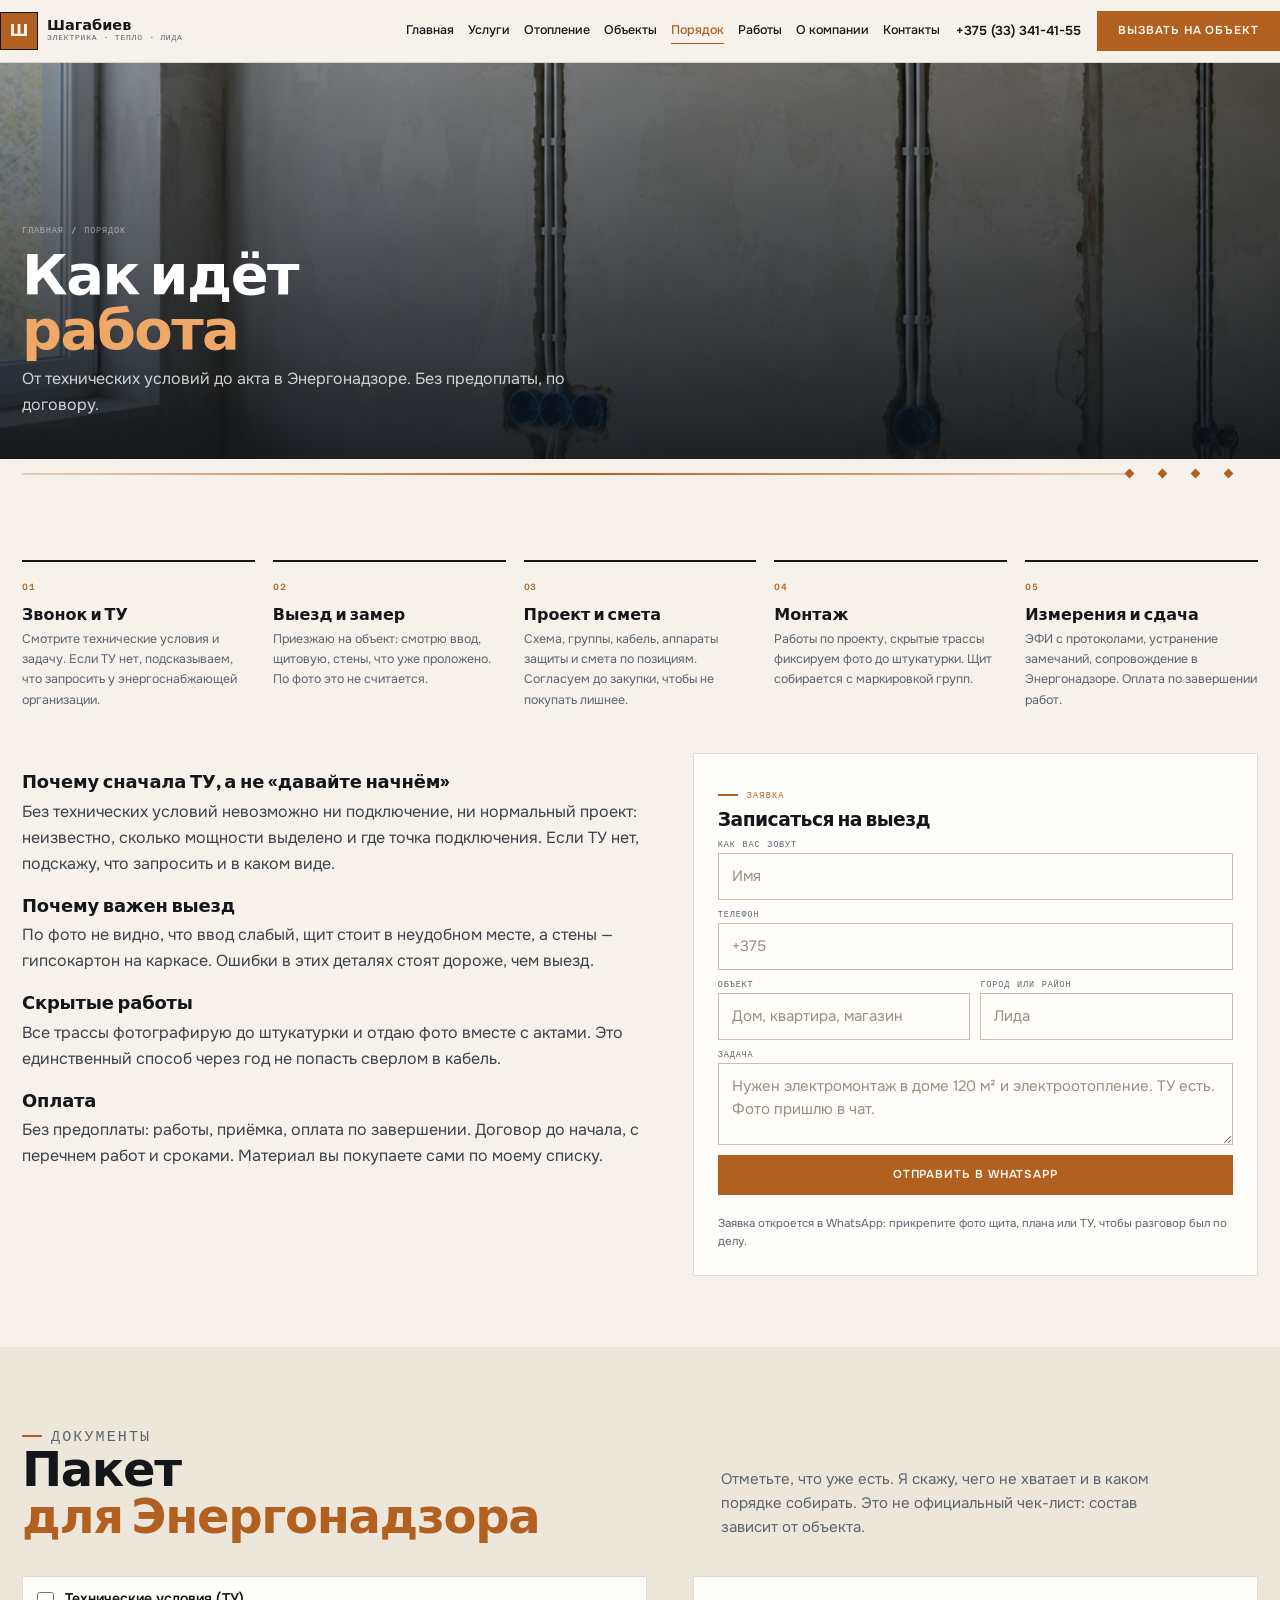
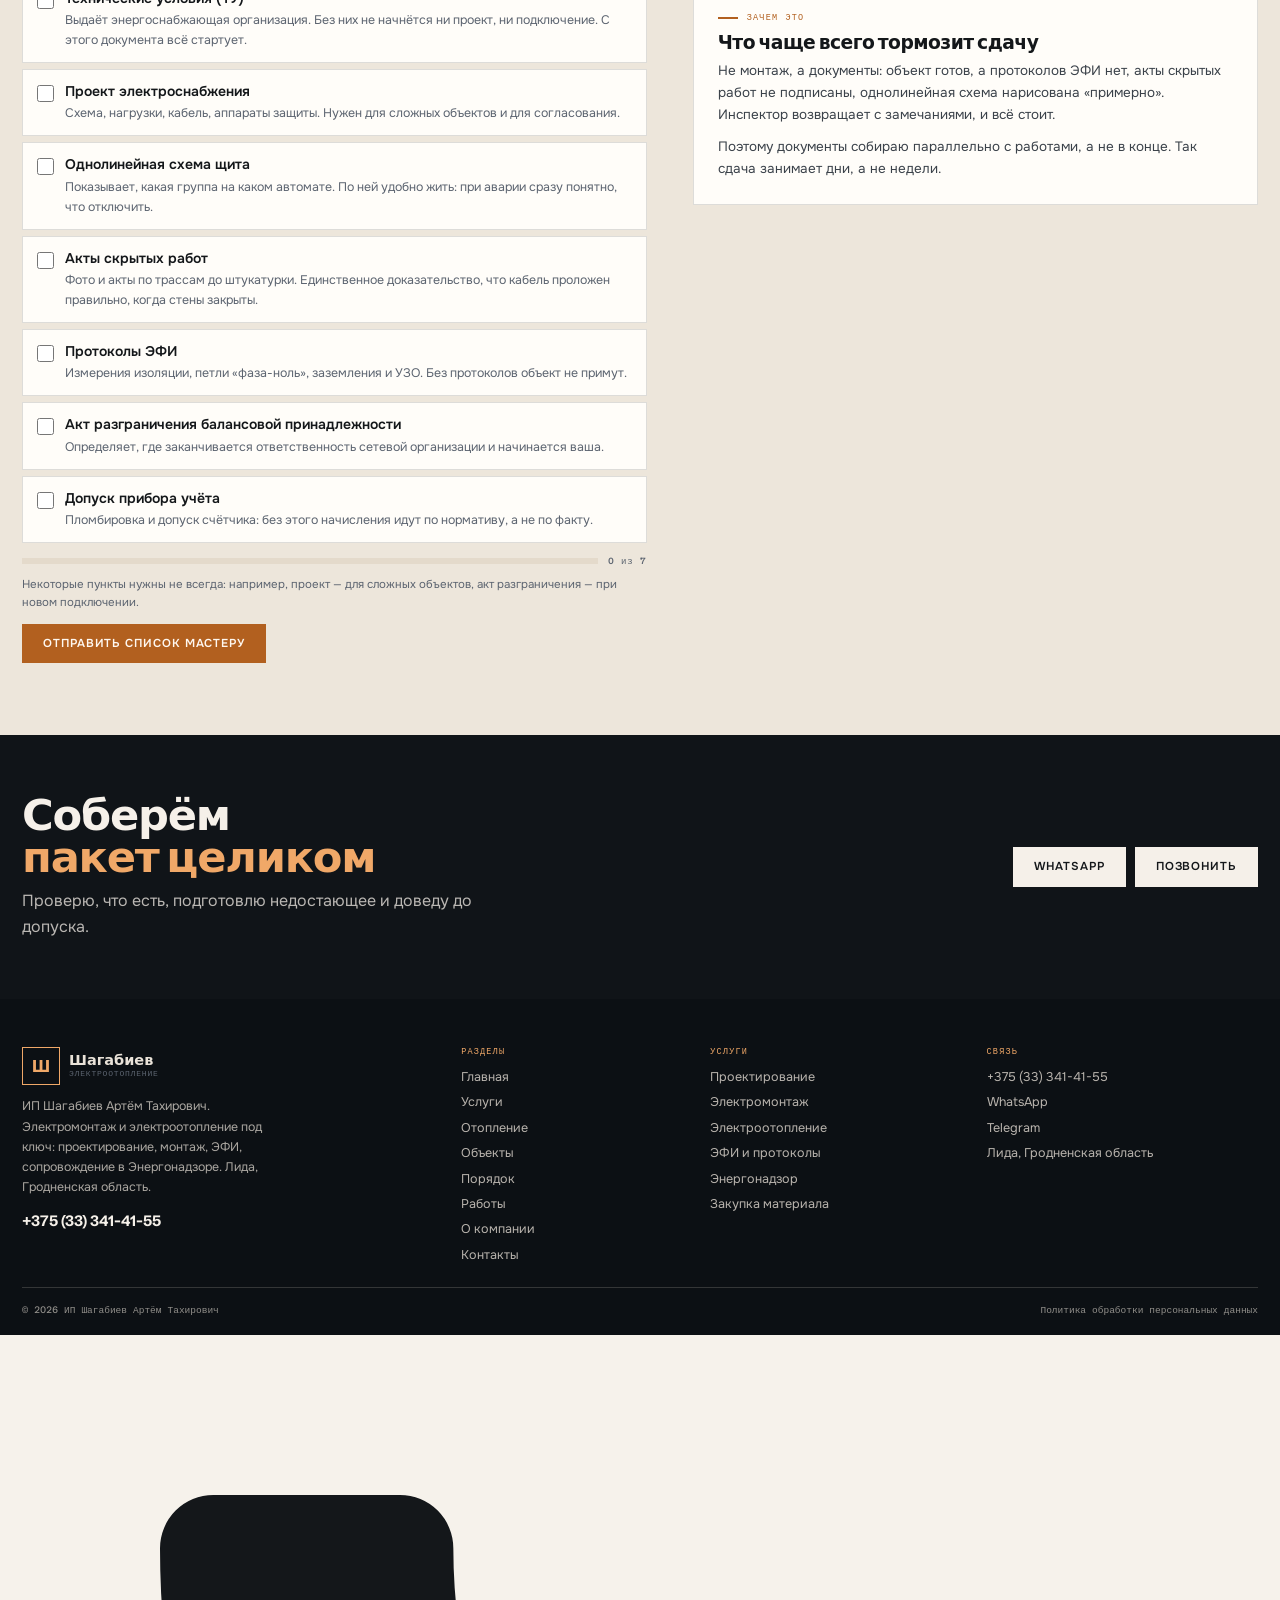
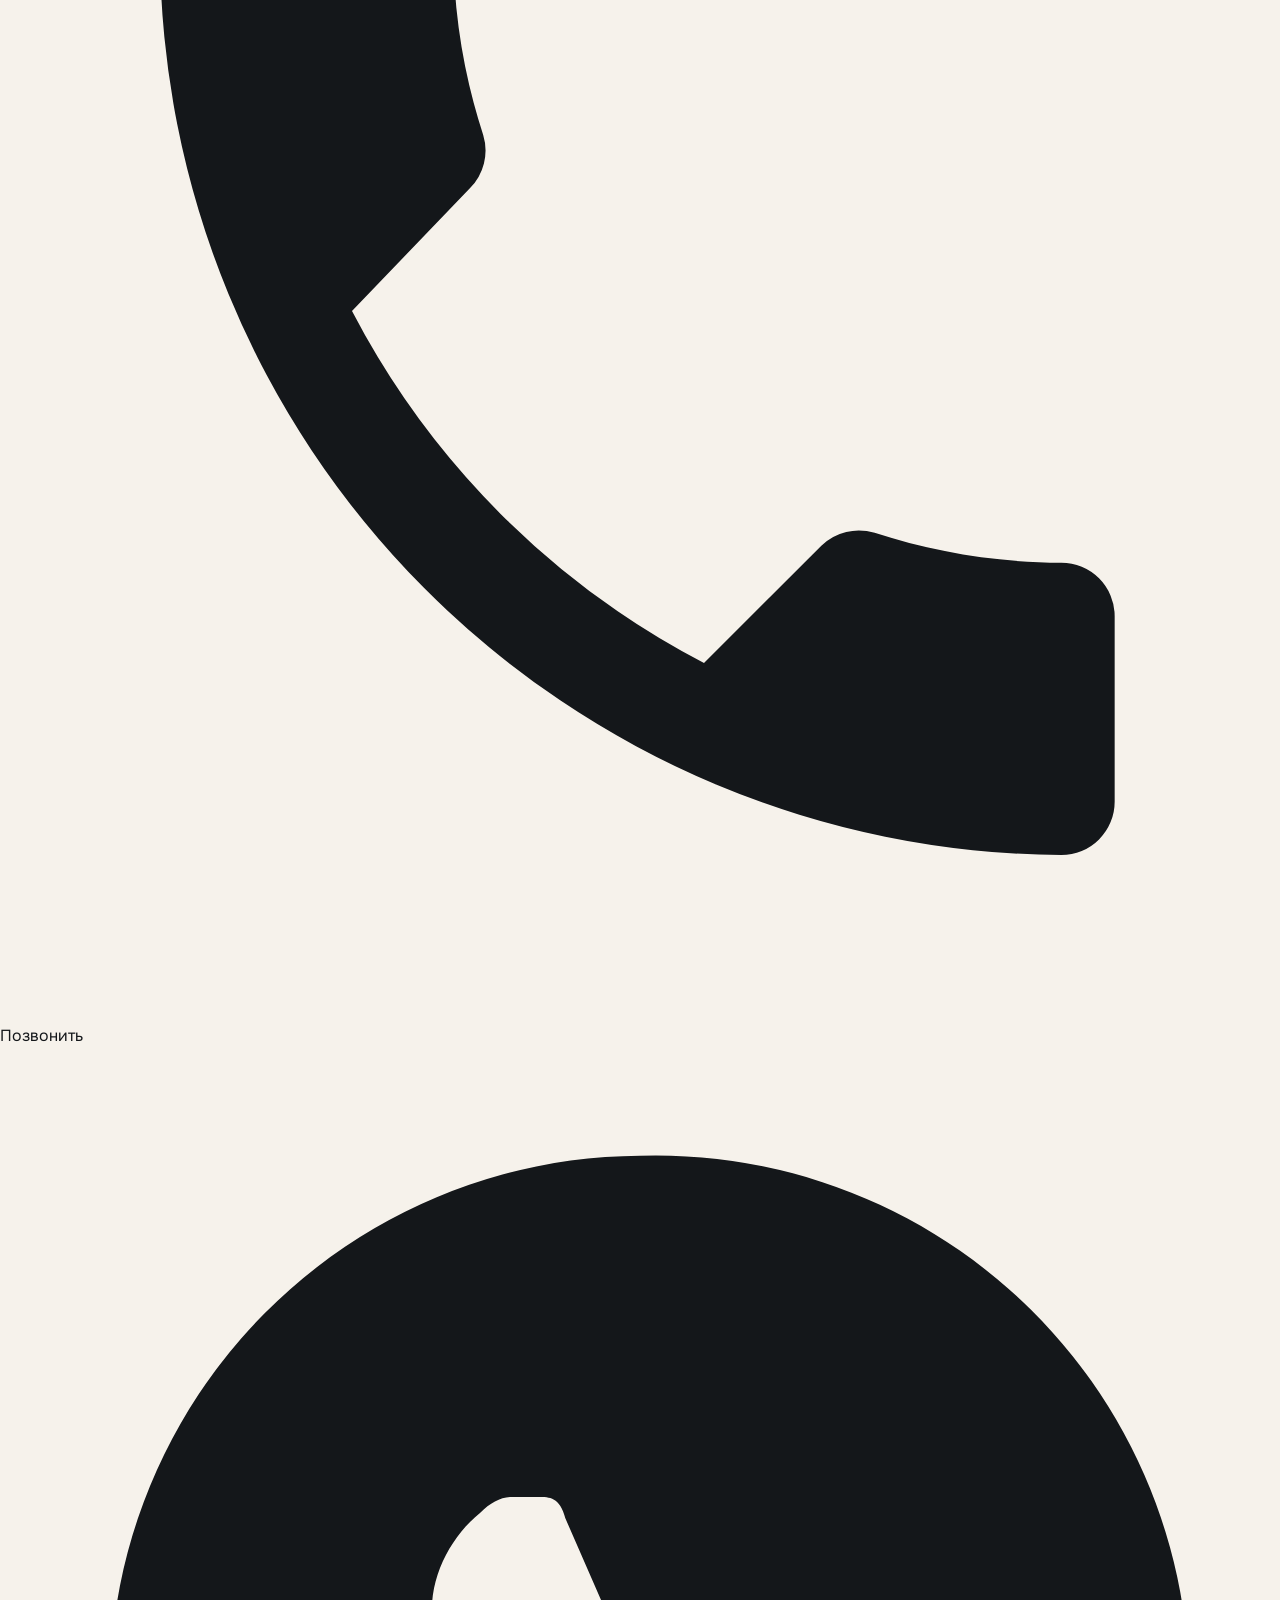
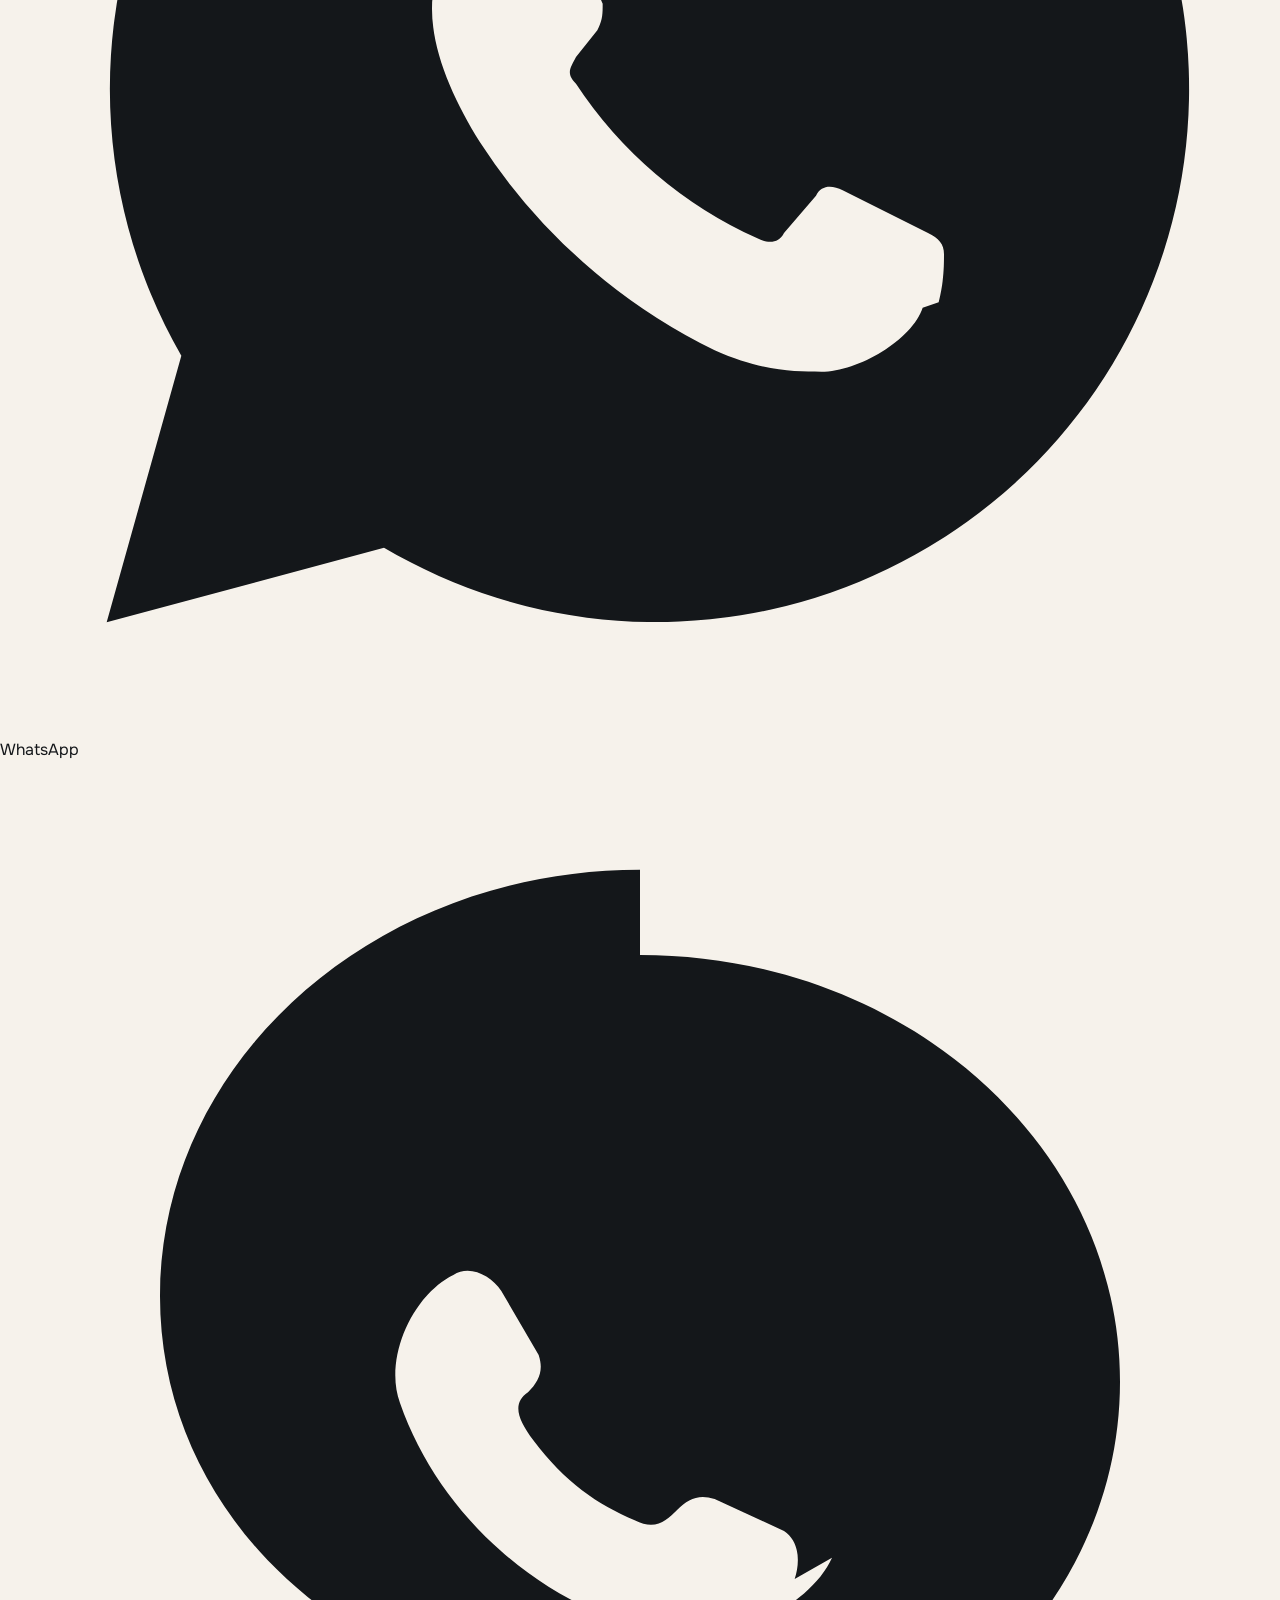
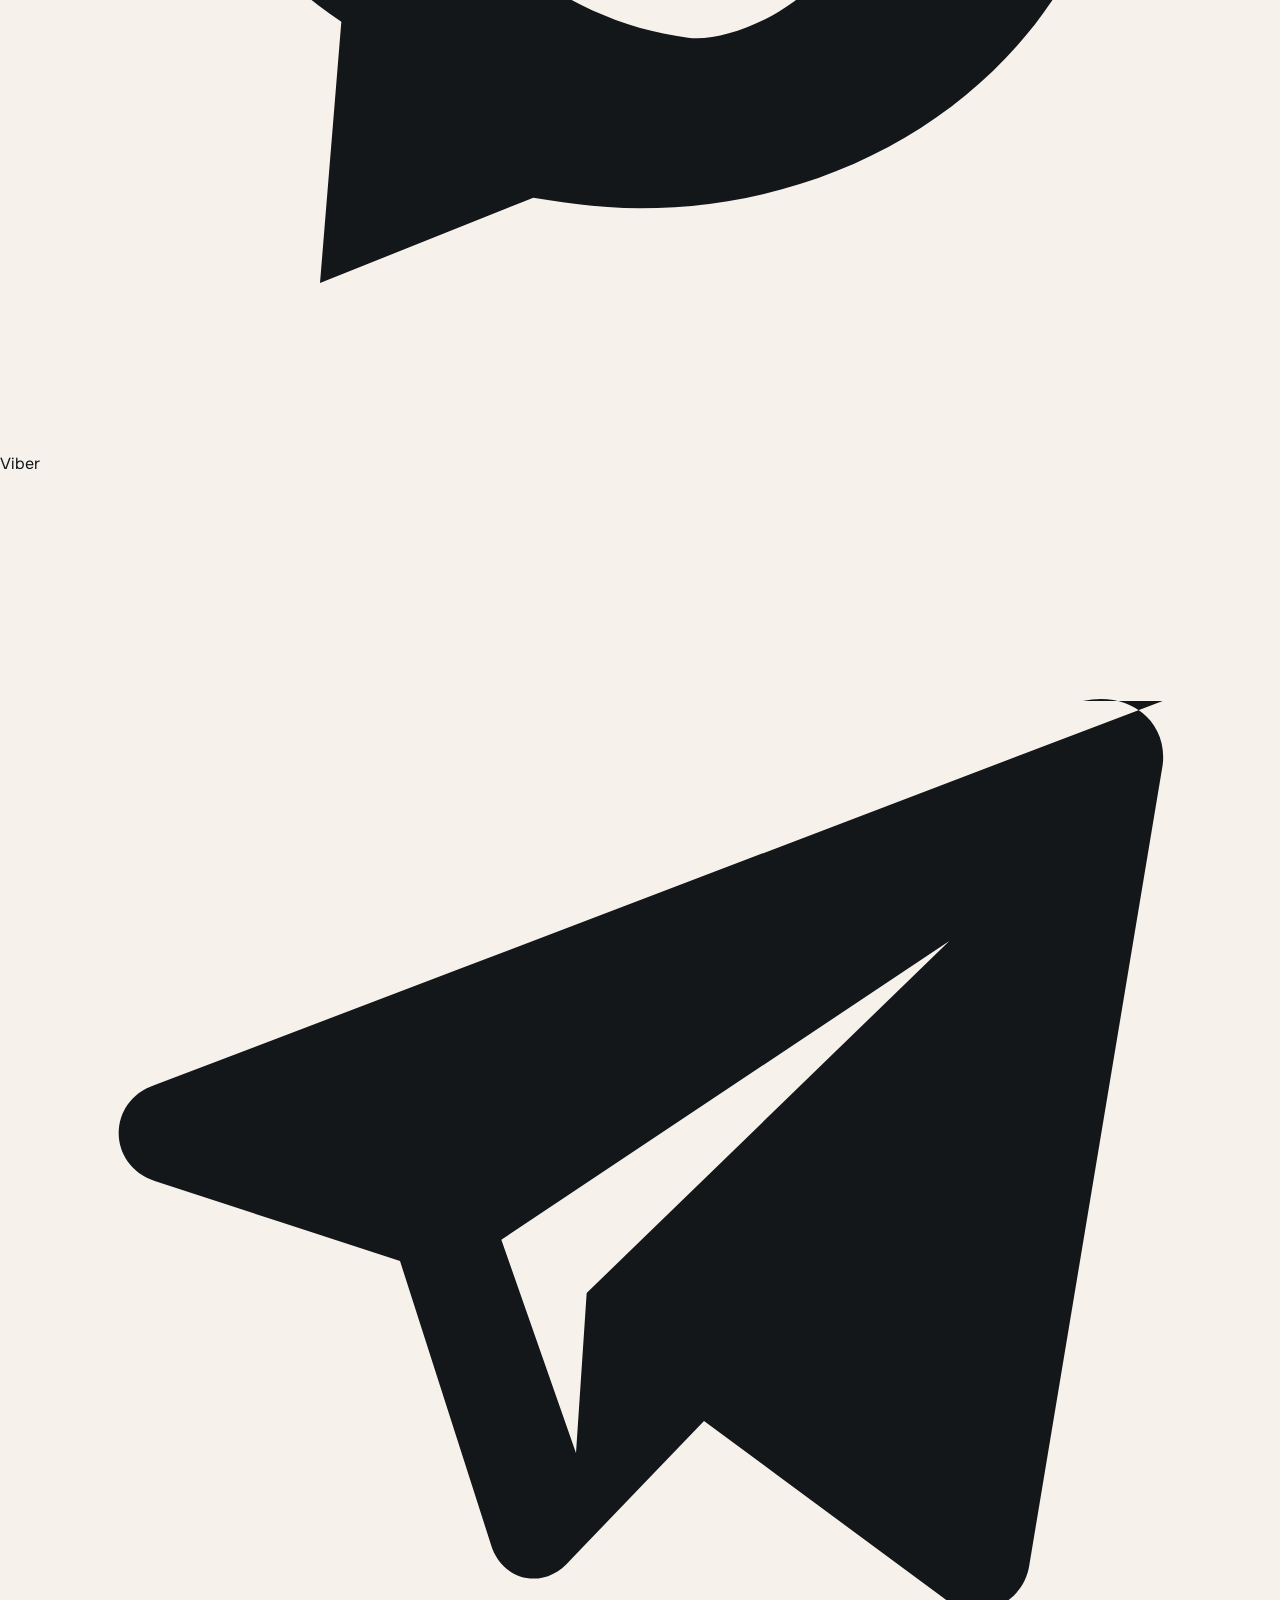
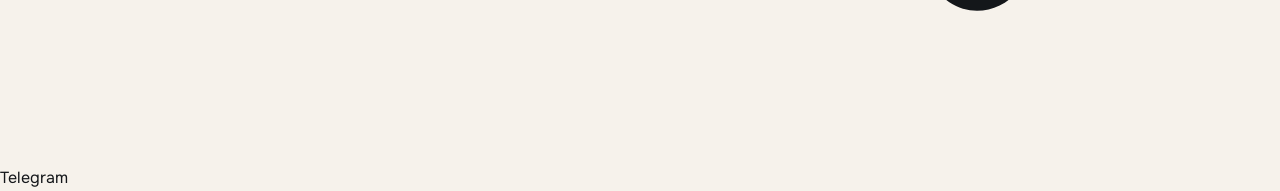
<file: kak-rabotaem.html>
<!DOCTYPE html>
<html lang="ru">
<head>
<meta charset="utf-8">
<meta name="viewport" content="width=device-width, initial-scale=1">
<title>Порядок работ и документы для Энергонадзора | Шагабиев</title>
<meta name="description" content="Как идёт работа: ТУ, выезд, проект и смета, монтаж, измерения, сдача. Пакет документов для Энергонадзора. Без предоплаты.">
<meta property="og:title" content="Порядок работ и документы для Энергонадзора | Шагабиев">
<meta property="og:description" content="Как идёт работа: ТУ, выезд, проект и смета, монтаж, измерения, сдача. Пакет документов для Энергонадзора. Без предоплаты.">
<meta property="og:type" content="website">
<meta name="theme-color" content="#F6F2EB">
<style>
:root{--bg:#F6F2EB;--bg2:#EDE6DB;--ink:#14171A;--ink2:#2A2F35;--copper:#B2601F;--copper2:#D98336;
--quiet:#5C6470;--line:rgba(20,23,26,.14);--white:#FFFDF9;--pad:22px;--max:1300px;
--d:'Schibsted Grotesk',system-ui,sans-serif;--b:'Onest',system-ui,sans-serif;--m:'Azeret Mono',ui-monospace,monospace}
*{box-sizing:border-box}html{-webkit-text-size-adjust:100%}body{margin:0;background:var(--bg);color:var(--ink);font:16px/1.62 var(--b);-webkit-font-smoothing:antialiased}
img{max-width:100%;display:block}h1,h2,h3{margin:0;font-family:var(--d);font-weight:700;line-height:.99;letter-spacing:-.028em}
a{color:inherit;text-decoration:none}[hidden]{display:none!important}
.wrap{width:100%;max-width:var(--max);margin:0 auto;padding:0 var(--pad)}
.header{position:sticky;top:0;z-index:40;background:rgba(246,242,235,.94);border-bottom:1px solid var(--line);backdrop-filter:blur(8px)}
.header__in{display:flex;align-items:center;gap:16px;padding:11px 0}
.logo{display:flex;align-items:center;gap:9px}
.logo__mark{width:38px;height:38px;border:1.5px solid var(--ink);display:grid;place-items:center;background:var(--copper);color:#FFF7EF;font:700 15px/1 var(--d)}
.logo__txt{display:flex;flex-direction:column;line-height:1.15}
.logo__txt b{font:700 14.5px/1 var(--d)}
.logo__txt i{font:500 8px/1.5 var(--m);letter-spacing:.1em;text-transform:uppercase;color:var(--quiet);font-style:normal}
.nav{display:flex;gap:14px;margin-left:auto;font:500 12.5px/1 var(--b)}
.nav a{padding:6px 0;border-bottom:1px solid transparent}
.nav a:hover,.nav a.is-on{border-color:var(--copper);color:var(--copper)}
.header__tel{font:600 13px/1 var(--b);white-space:nowrap}
.btn{display:inline-flex;align-items:center;justify-content:center;gap:8px;padding:13px 20px;font:600 11.5px/1 var(--b);letter-spacing:.08em;text-transform:uppercase;border:1px solid var(--ink);background:var(--ink);color:var(--white);cursor:pointer;transition:.18s}
.btn:hover{background:#000}
.btn--copper{background:var(--copper);border-color:var(--copper);color:#FFF8F1}
.btn--copper:hover{background:#985016;border-color:#985016}
.btn--ghost{background:transparent;color:var(--ink);border-color:var(--ink)}
.btn--ghost:hover{background:var(--ink);color:var(--white)}
.burger{display:none;width:42px;height:36px;border:1px solid var(--ink);background:transparent;align-items:center;justify-content:center;flex-direction:column;gap:4px;cursor:pointer}
.burger i{display:block;width:16px;height:1px;background:var(--ink)}
.burger.is-close i:first-child{transform:rotate(45deg) translateY(3px)}
.burger.is-close i:last-child{transform:rotate(-45deg) translateY(-3px)}
.drawer{position:fixed;inset:0;z-index:90;background:rgba(16,18,21,.76);display:none}
.drawer[data-open]{display:block}
.drawer__in{position:absolute;inset:0 0 0 auto;width:min(400px,92vw);background:var(--bg);padding:18px;overflow-y:auto}
.drawer__top{display:flex;justify-content:space-between;align-items:center;margin-bottom:16px}
.drawer__nav{display:grid;font:700 21px/1 var(--d);letter-spacing:-.01em}
.drawer__nav a{padding:13px 0;border-bottom:1px solid var(--line)}
.drawer__cta{width:100%;margin-top:16px}
.drawer__note{font-size:12px;color:var(--quiet);margin-top:10px}
body.is-locked{overflow:hidden}
.hero{position:relative;min-height:min(94svh,820px);display:flex;align-items:flex-end;overflow:hidden;background:#0C1014}
.hero__img{position:absolute;inset:0;width:100%;height:100%;object-fit:cover}
.hero::after{content:'';position:absolute;inset:0;background:linear-gradient(180deg,rgba(10,14,18,.5),rgba(10,14,18,.12) 42%,rgba(10,14,18,.78) 78%,#0C1014 100%)}
.hero__in{position:relative;z-index:2;width:100%;padding:clamp(28px,4.6vw,58px) 0 clamp(14px,2vw,22px);color:#FAF6F0}
.hero h1{font-size:clamp(2rem,5.5vw,4.5rem);letter-spacing:-.035em;color:#fff}
.hero h1 em{font-style:normal;color:#F0A868}
.hero__lede{max-width:44ch;margin:14px 0 18px;color:rgba(250,246,240,.86)}
.hero__acts{display:flex;flex-wrap:wrap;gap:9px;margin-bottom:clamp(14px,2.2vw,26px)}
.hero__acts .btn--ghost{color:#fff;border-color:rgba(255,255,255,.6)}
.hero__acts .btn--ghost:hover{background:#fff;color:var(--ink)}
.hero__facts{display:grid;grid-template-columns:repeat(4,minmax(0,1fr));border-top:1px solid rgba(255,255,255,.28);gap:0 12px}
.hero__facts div{padding:11px 0 0}
.hero__facts b{display:block;font:700 clamp(.92rem,1.4vw,1.1rem)/1.2 var(--d)}
.hero__facts span{font:500 8.5px/1.5 var(--m);letter-spacing:.08em;text-transform:uppercase;color:#F0A868}
@media (max-width:1024px){.nav{display:none}.burger{display:flex}.header__tel{display:none}.hero__facts{grid-template-columns:1fr 1fr}}
@media (max-width:380px){.header .btn--copper{display:none}}
</style>
<link rel="preconnect" href="https://fonts.googleapis.com">
<link rel="preconnect" href="https://fonts.gstatic.com" crossorigin>
<link href="https://fonts.googleapis.com/css2?family=Schibsted+Grotesk:wght@500;600;700&family=Onest:wght@400;500;600&family=Azeret+Mono:wght@400;500&display=swap" rel="stylesheet">
<link rel="stylesheet" href="assets/css/style.v1.css">
<link rel="icon" href="assets/img/favicon.svg" type="image/svg+xml">
</head>
<body>
<header class="header"><div class="header__in wrap">
<a class="logo" href="index.html"><span class="logo__mark">Ш</span><span class="logo__txt"><b>Шагабиев</b><i>электрика · тепло · Лида</i></span></a>
<nav class="nav" aria-label="Основное меню"><a href="index.html">Главная</a><a href="uslugi.html">Услуги</a><a href="otoplenie.html">Отопление</a><a href="obekty.html">Объекты</a><a href="kak-rabotaem.html" class="is-on">Порядок</a><a href="raboty.html">Работы</a><a href="o-kompanii.html">О компании</a><a href="kontakty.html">Контакты</a></nav>
<a class="header__tel" href="tel:+375333414155">+375 (33) 341-41-55</a>
<a class="btn btn--copper" href="#zayavka">Вызвать на объект</a>
<button class="burger" type="button" aria-label="Меню" aria-expanded="false" aria-controls="drawer"><i></i><i></i><i></i></button>
</div></header>
<div class="drawer" id="drawer" role="dialog" aria-modal="true" aria-label="Меню" hidden>
<div class="drawer__in">
<div class="drawer__top">
<a class="logo" href="index.html"><span class="logo__mark">Ш</span><span class="logo__txt"><b>Шагабиев</b><i>Лида</i></span></a>
<button class="burger is-close" type="button" data-close aria-label="Закрыть меню"><i></i><i></i></button>
</div>
<nav class="drawer__nav"><a href="index.html">Главная</a><a href="uslugi.html">Услуги</a><a href="otoplenie.html">Отопление</a><a href="obekty.html">Объекты</a><a href="kak-rabotaem.html">Порядок</a><a href="raboty.html">Работы</a><a href="o-kompanii.html">О компании</a><a href="kontakty.html">Контакты</a></nav>
<a class="btn btn--copper drawer__cta" href="tel:+375333414155">Позвонить +375 (33) 341-41-55</a>
<p class="drawer__note">Электромонтаж и электроотопление под ключ. Проектирование, ЭФИ, помощь при сдаче в Энергонадзор. Без предоплаты, по договору, с гарантией.</p>
</div></div>
<main>
<section class="phero"><img src="assets/img/cable.jpg" alt="Прокладка кабеля" width="1024" height="1024">
<div class="phero__in"><div class="wrap"><div class="crumbs"><a href="index.html">Главная</a> / Порядок</div>
<h1>Как идёт<br><em>работа</em></h1><p>От технических условий до акта в Энергонадзоре. Без предоплаты, по договору.</p></div></div></section>
<div class="bus" aria-hidden="true"><i></i><i></i><i></i><i></i></div>
<section class="section"><div class="wrap">
<div class="steps" style="margin-bottom:clamp(24px,3.4vw,44px)">
<div class="step"><span>01</span><b>Звонок и ТУ</b><p>Смотрите технические условия и задачу. Если ТУ нет, подсказываем, что запросить у энергоснабжающей организации.</p></div><div class="step"><span>02</span><b>Выезд и замер</b><p>Приезжаю на объект: смотрю ввод, щитовую, стены, что уже проложено. По фото это не считается.</p></div><div class="step"><span>03</span><b>Проект и смета</b><p>Схема, группы, кабель, аппараты защиты и смета по позициям. Согласуем до закупки, чтобы не покупать лишнее.</p></div><div class="step"><span>04</span><b>Монтаж</b><p>Работы по проекту, скрытые трассы фиксируем фото до штукатурки. Щит собирается с маркировкой групп.</p></div><div class="step"><span>05</span><b>Измерения и сдача</b><p>ЭФИ с протоколами, устранение замечаний, сопровождение в Энергонадзоре. Оплата по завершении работ.</p></div>
</div>
<div class="two">
<div class="prose">
<h3>Почему сначала ТУ, а не «давайте начнём»</h3>
<p>Без технических условий невозможно ни подключение, ни нормальный проект: неизвестно, сколько мощности выделено и где точка подключения. Если ТУ нет, подскажу, что запросить и в каком виде.</p>
<h3>Почему важен выезд</h3>
<p>По фото не видно, что ввод слабый, щит стоит в неудобном месте, а стены — гипсокартон на каркасе. Ошибки в этих деталях стоят дороже, чем выезд.</p>
<h3>Скрытые работы</h3>
<p>Все трассы фотографирую до штукатурки и отдаю фото вместе с актами. Это единственный способ через год не попасть сверлом в кабель.</p>
<h3>Оплата</h3>
<p>Без предоплаты: работы, приёмка, оплата по завершении. Договор до начала, с перечнем работ и сроками. Материал вы покупаете сами по моему списку.</p>
</div>
<div class="card"><p class="eyebrow">заявка</p><h3 style="margin-bottom:10px">Записаться на выезд</h3><form class="form" id="lead">
<label>Как вас зовут<input type="text" id="lName" placeholder="Имя" required></label>
<label>Телефон<input type="tel" id="lTel" placeholder="+375" required></label>
<div class="row2"><label>Объект<input type="text" id="lObj" placeholder="Дом, квартира, магазин"></label><label>Город или район<input type="text" id="lCity" placeholder="Лида"></label></div>
<label>Задача<textarea id="lTask" placeholder="Нужен электромонтаж в доме 120 м² и электроотопление. ТУ есть. Фото пришлю в чат."></textarea></label>
<button class="btn btn--copper" type="submit">Отправить в WhatsApp</button>
<p class="hint">Заявка откроется в WhatsApp: прикрепите фото щита, плана или ТУ, чтобы разговор был по делу.</p>
</form></div>
</div>
</div></section>

<section class="section section--dim"><div class="wrap">
<div class="sec-head"><div><p class="eyebrow">документы</p><h2 class="h2">Пакет<br><em>для Энергонадзора</em></h2></div>
<p>Отметьте, что уже есть. Я скажу, чего не хватает и в каком порядке собирать. Это не официальный чек-лист: состав зависит от объекта.</p></div>
<div class="two">
<div>
<div class="docs" id="docs"><label class="doc"><input type="checkbox" value="Технические условия (ТУ)"><span><b>Технические условия (ТУ)</b><p>Выдаёт энергоснабжающая организация. Без них не начнётся ни проект, ни подключение. С этого документа всё стартует.</p></span></label><label class="doc"><input type="checkbox" value="Проект электроснабжения"><span><b>Проект электроснабжения</b><p>Схема, нагрузки, кабель, аппараты защиты. Нужен для сложных объектов и для согласования.</p></span></label><label class="doc"><input type="checkbox" value="Однолинейная схема щита"><span><b>Однолинейная схема щита</b><p>Показывает, какая группа на каком автомате. По ней удобно жить: при аварии сразу понятно, что отключить.</p></span></label><label class="doc"><input type="checkbox" value="Акты скрытых работ"><span><b>Акты скрытых работ</b><p>Фото и акты по трассам до штукатурки. Единственное доказательство, что кабель проложен правильно, когда стены закрыты.</p></span></label><label class="doc"><input type="checkbox" value="Протоколы ЭФИ"><span><b>Протоколы ЭФИ</b><p>Измерения изоляции, петли «фаза-ноль», заземления и УЗО. Без протоколов объект не примут.</p></span></label><label class="doc"><input type="checkbox" value="Акт разграничения балансовой принадлежности"><span><b>Акт разграничения балансовой принадлежности</b><p>Определяет, где заканчивается ответственность сетевой организации и начинается ваша.</p></span></label><label class="doc"><input type="checkbox" value="Допуск прибора учёта"><span><b>Допуск прибора учёта</b><p>Пломбировка и допуск счётчика: без этого начисления идут по нормативу, а не по факту.</p></span></label></div>
<div class="docbar"><div class="docbar__track"><div class="docbar__fill" id="docFill"></div></div><span id="docCount">0 из 7</span></div>
<p class="note">Некоторые пункты нужны не всегда: например, проект — для сложных объектов, акт разграничения — при новом подключении.</p>
<a class="btn btn--copper" id="docGo" href="https://wa.me/375333414155" target="_blank" rel="noopener">Отправить список мастеру</a>
</div>
<div class="card"><p class="eyebrow">зачем это</p>
<h3 style="margin-bottom:8px">Что чаще всего тормозит сдачу</h3>
<p style="margin:0 0 10px;color:#3B424A;font-size:13.5px">Не монтаж, а документы: объект готов, а протоколов ЭФИ нет, акты скрытых работ не подписаны, однолинейная схема нарисована «примерно». Инспектор возвращает с замечаниями, и всё стоит.</p>
<p style="margin:0;color:#3B424A;font-size:13.5px">Поэтому документы собираю параллельно с работами, а не в конце. Так сдача занимает дни, а не недели.</p></div>
</div>
</div></section>
<section class="cta"><div class="wrap cta__in"><div><h2>Соберём<br><em>пакет целиком</em></h2><p>Проверю, что есть, подготовлю недостающее и доведу до допуска.</p></div>
<div class="cta__acts"><a class="btn btn--light" href="https://wa.me/375333414155" target="_blank" rel="noopener">WhatsApp</a><a class="btn btn--light" href="tel:+375333414155">Позвонить</a></div></div></section>
</main>
<footer class="footer"><div class="wrap">
<div class="footer__top">
<div class="footer__about"><a class="logo logo--f" href="index.html"><span class="logo__mark">Ш</span><span class="logo__txt"><b>Шагабиев</b><i>электроотопление</i></span></a>
<p>ИП Шагабиев Артём Тахирович. Электромонтаж и электроотопление под ключ: проектирование, монтаж, ЭФИ, сопровождение в Энергонадзоре. Лида, Гродненская область.</p>
<a class="footer__tel" href="tel:+375333414155">+375 (33) 341-41-55</a>
</div>
<div><h4>Разделы</h4><ul><li><a href="index.html">Главная</a></li><li><a href="uslugi.html">Услуги</a></li><li><a href="otoplenie.html">Отопление</a></li><li><a href="obekty.html">Объекты</a></li><li><a href="kak-rabotaem.html">Порядок</a></li><li><a href="raboty.html">Работы</a></li><li><a href="o-kompanii.html">О компании</a></li><li><a href="kontakty.html">Контакты</a></li></ul></div>
<div><h4>Услуги</h4><ul><li><a href="uslugi.html#proekt">Проектирование</a></li><li><a href="uslugi.html#montazh">Электромонтаж</a></li><li><a href="otoplenie.html">Электроотопление</a></li><li><a href="uslugi.html#efi">ЭФИ и протоколы</a></li><li><a href="uslugi.html#energonadzor">Энергонадзор</a></li><li><a href="uslugi.html#material">Закупка материала</a></li></ul></div>
<div><h4>Связь</h4><ul><li><a href="tel:+375333414155">+375 (33) 341-41-55</a></li><li><a href="https://wa.me/375333414155" target="_blank" rel="noopener">WhatsApp</a></li><li><a href="https://t.me/+375333414155" target="_blank" rel="noopener">Telegram</a></li><li><a href="https://yandex.by/maps/?text=%D0%9B%D0%B8%D0%B4%D0%B0%20%D1%8D%D0%BB%D0%B5%D0%BA%D1%82%D1%80%D0%BE%D0%BC%D0%BE%D0%BD%D1%82%D0%B0%D0%B6%20%D1%8D%D0%BB%D0%B5%D0%BA%D1%82%D1%80%D0%BE%D0%BE%D1%82%D0%BE%D0%BF%D0%BB%D0%B5%D0%BD%D0%B8%D0%B5" target="_blank" rel="noopener">Лида, Гродненская область</a></li></ul></div>
</div>
<div class="footer__bottom"><span>© <span id="yr">2026</span> ИП Шагабиев Артём Тахирович</span>
<span><a href="politika.html">Политика обработки персональных данных</a></span></div>
</div></footer>
<div class="mbar" role="navigation" aria-label="Быстрая связь">
<a href="tel:+375333414155"><svg viewBox="0 0 24 24" fill="currentColor" aria-hidden="true"><path d="M6.6 10.8a15.5 15.5 0 0 0 6.6 6.6l2.2-2.2a1 1 0 0 1 1-.24c1.1.36 2.3.56 3.5.56a1 1 0 0 1 1 1V20a1 1 0 0 1-1 1A17 17 0 0 1 3 4a1 1 0 0 1 1-1h3.5a1 1 0 0 1 1 1c0 1.2.2 2.4.56 3.5a1 1 0 0 1-.25 1z"/></svg>Позвонить</a>
<a href="https://wa.me/375333414155" target="_blank" rel="noopener"><svg viewBox="0 0 24 24" fill="currentColor" aria-hidden="true"><path d="M12 2a10 10 0 0 0-8.6 15L2 22l5.2-1.4A10 10 0 1 0 12 2m5.3 14.1c-.2.6-1.2 1.2-1.9 1.2-.5 0-1.1 0-2-.4a11 11 0 0 1-4.4-3.9c-.5-.8-.9-1.7-.9-2.5 0-.7.4-1.4.9-1.8.2-.2.4-.3.6-.3h.5c.2 0 .4 0 .5.4l.7 1.6c0 .2 0 .3-.1.5l-.4.5c-.1.2-.2.3 0 .5a8 8 0 0 0 3.4 2.9c.2.1.4.1.5-.1l.6-.7c.1-.2.3-.2.5-.1l1.6.8c.2.1.3.2.3.4s0 .5-.1.9"/></svg>WhatsApp</a>
<a href="viber://chat?number=%2B375333414155"><svg viewBox="0 0 24 24" fill="currentColor" aria-hidden="true"><path d="M12 2C7 2 3 5.6 3 10c0 2.5 1.3 4.7 3.4 6.1L6 21l4-1.6c.6.1 1.3.2 2 .2 5 0 9-3.6 9-8s-4-8-9-8m3.6 11.3c-.4.9-1.9 1.6-2.7 1.5-2.4-.3-4.6-2.1-5.4-4.4-.3-.8.2-2 1-2.4.3-.2.7 0 .9.3l.7 1.2c.1.3 0 .5-.2.7-.3.2-.2.5.1.9.6.8 1.2 1.2 1.9 1.5.4.2.6 0 .8-.2s.4-.3.7-.2l1.3.6c.3.2.3.6.2.9"/></svg>Viber</a>
<a href="https://t.me/+375333414155" target="_blank" rel="noopener"><svg viewBox="0 0 24 24" fill="currentColor" aria-hidden="true"><path d="M21.8 4.2 2.9 11.4c-.9.3-.9 1.5 0 1.8l4.6 1.5 1.7 5.3c.2.7 1 .9 1.5.3l2.5-2.6 4.6 3.4c.6.4 1.4 0 1.5-.7l2.5-15c.1-.8-.6-1.4-1.5-1.2M9.4 14.3l8.4-5.6-6.8 6.6-.2 3z"/></svg>Telegram</a>
</div>
<script src="assets/js/main.v1.js"></script>
</body>
</html>
</file>
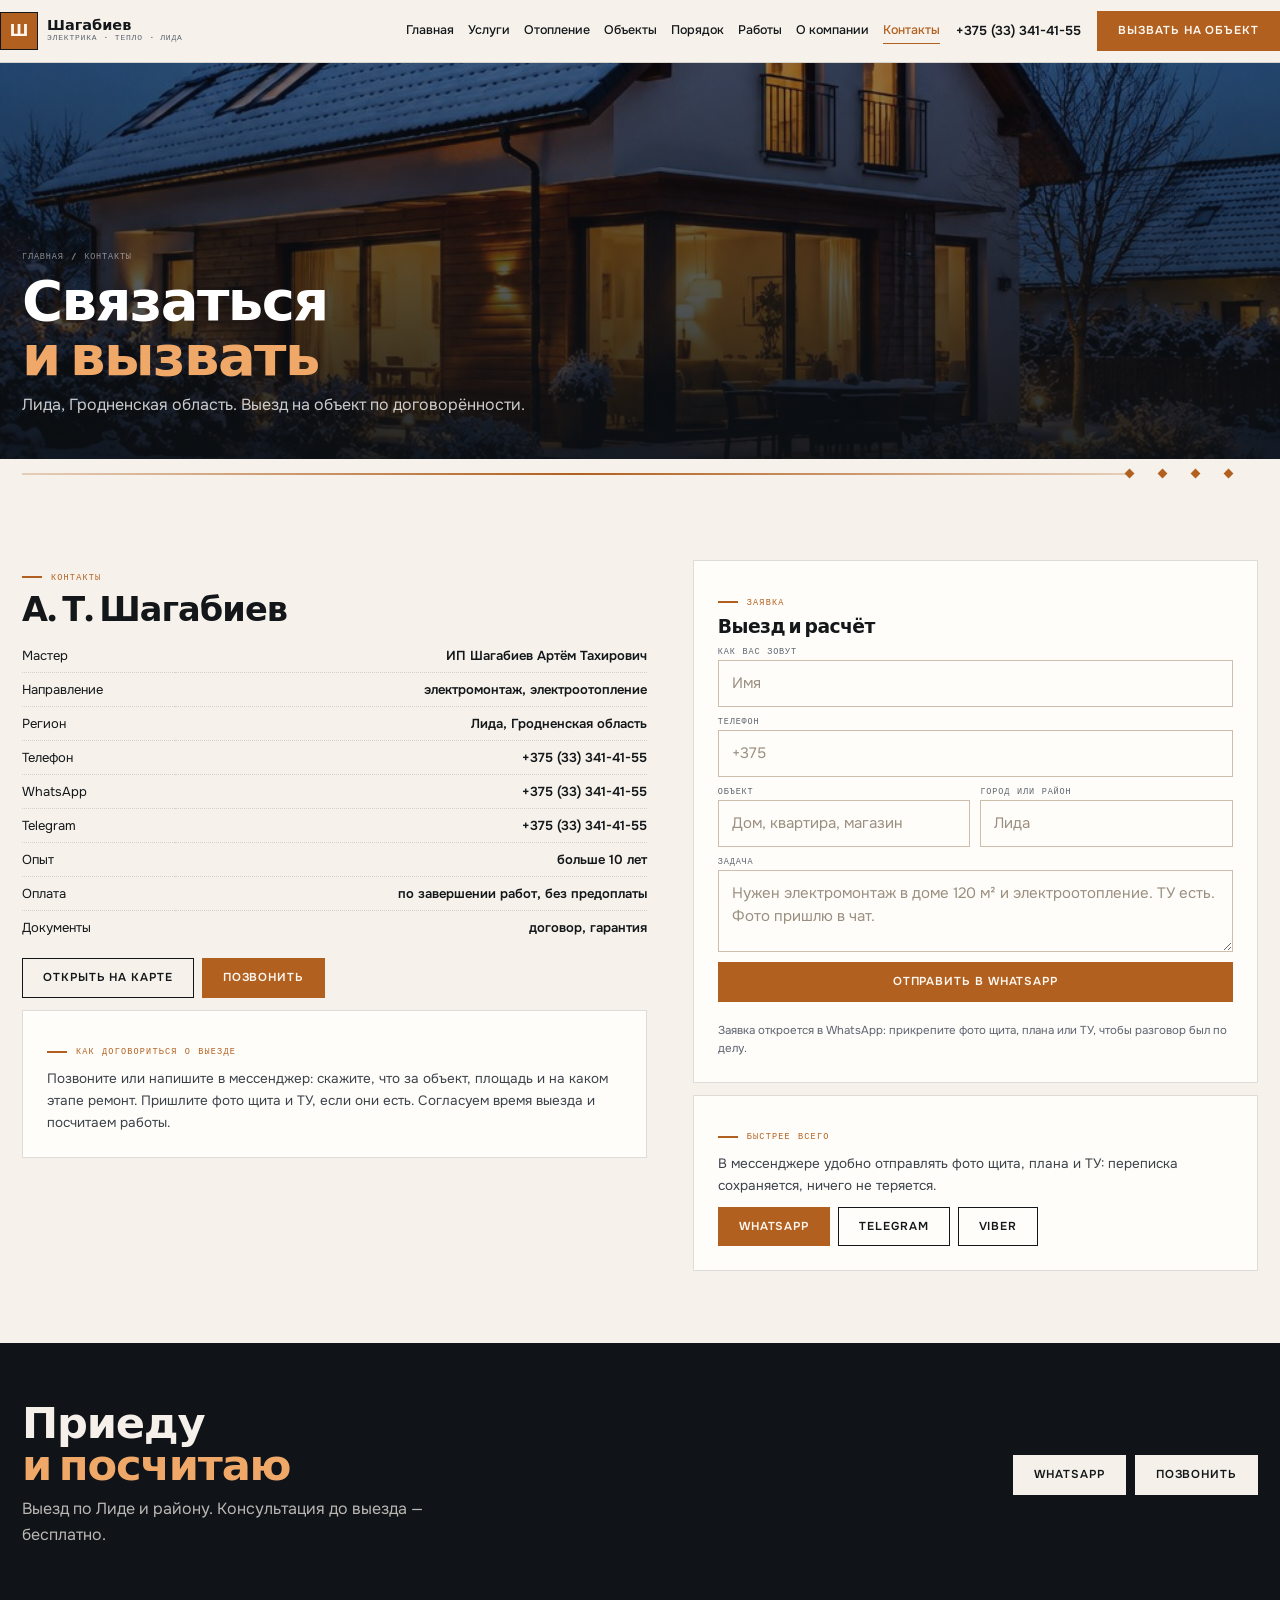
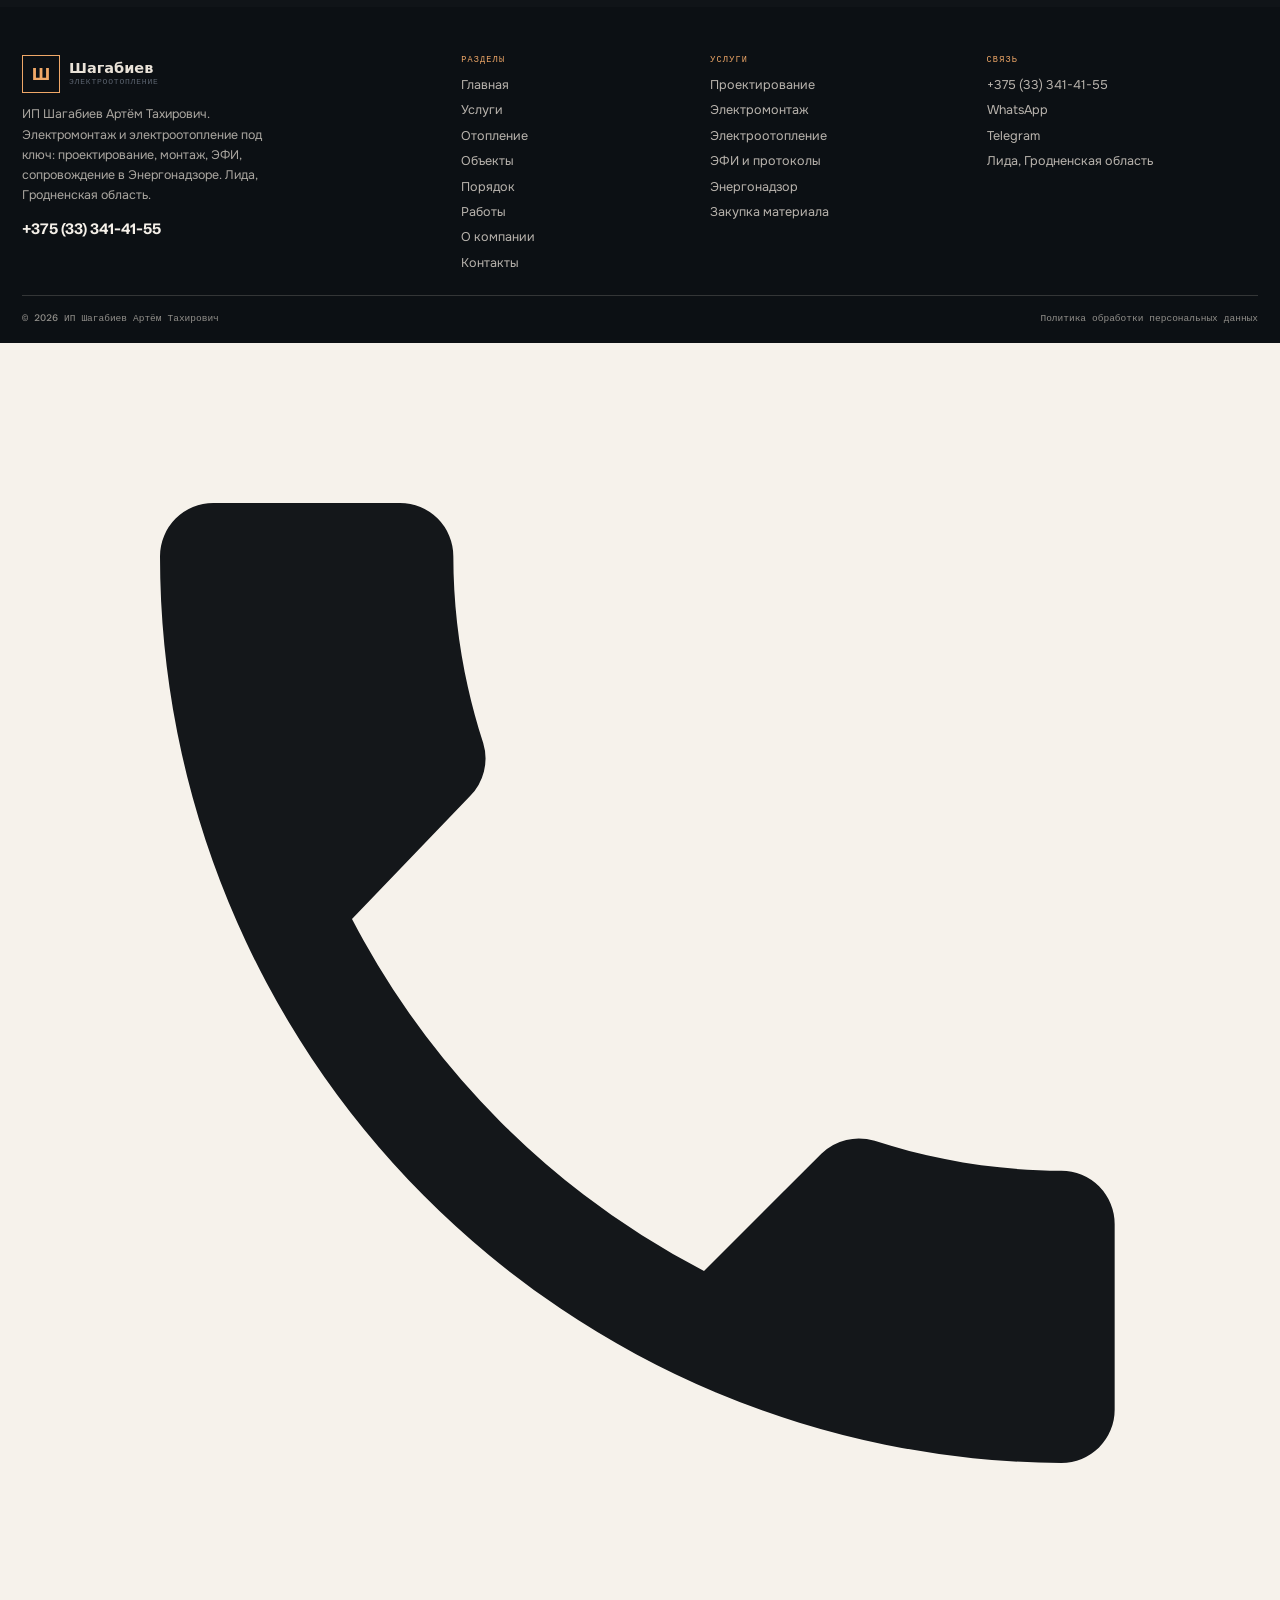
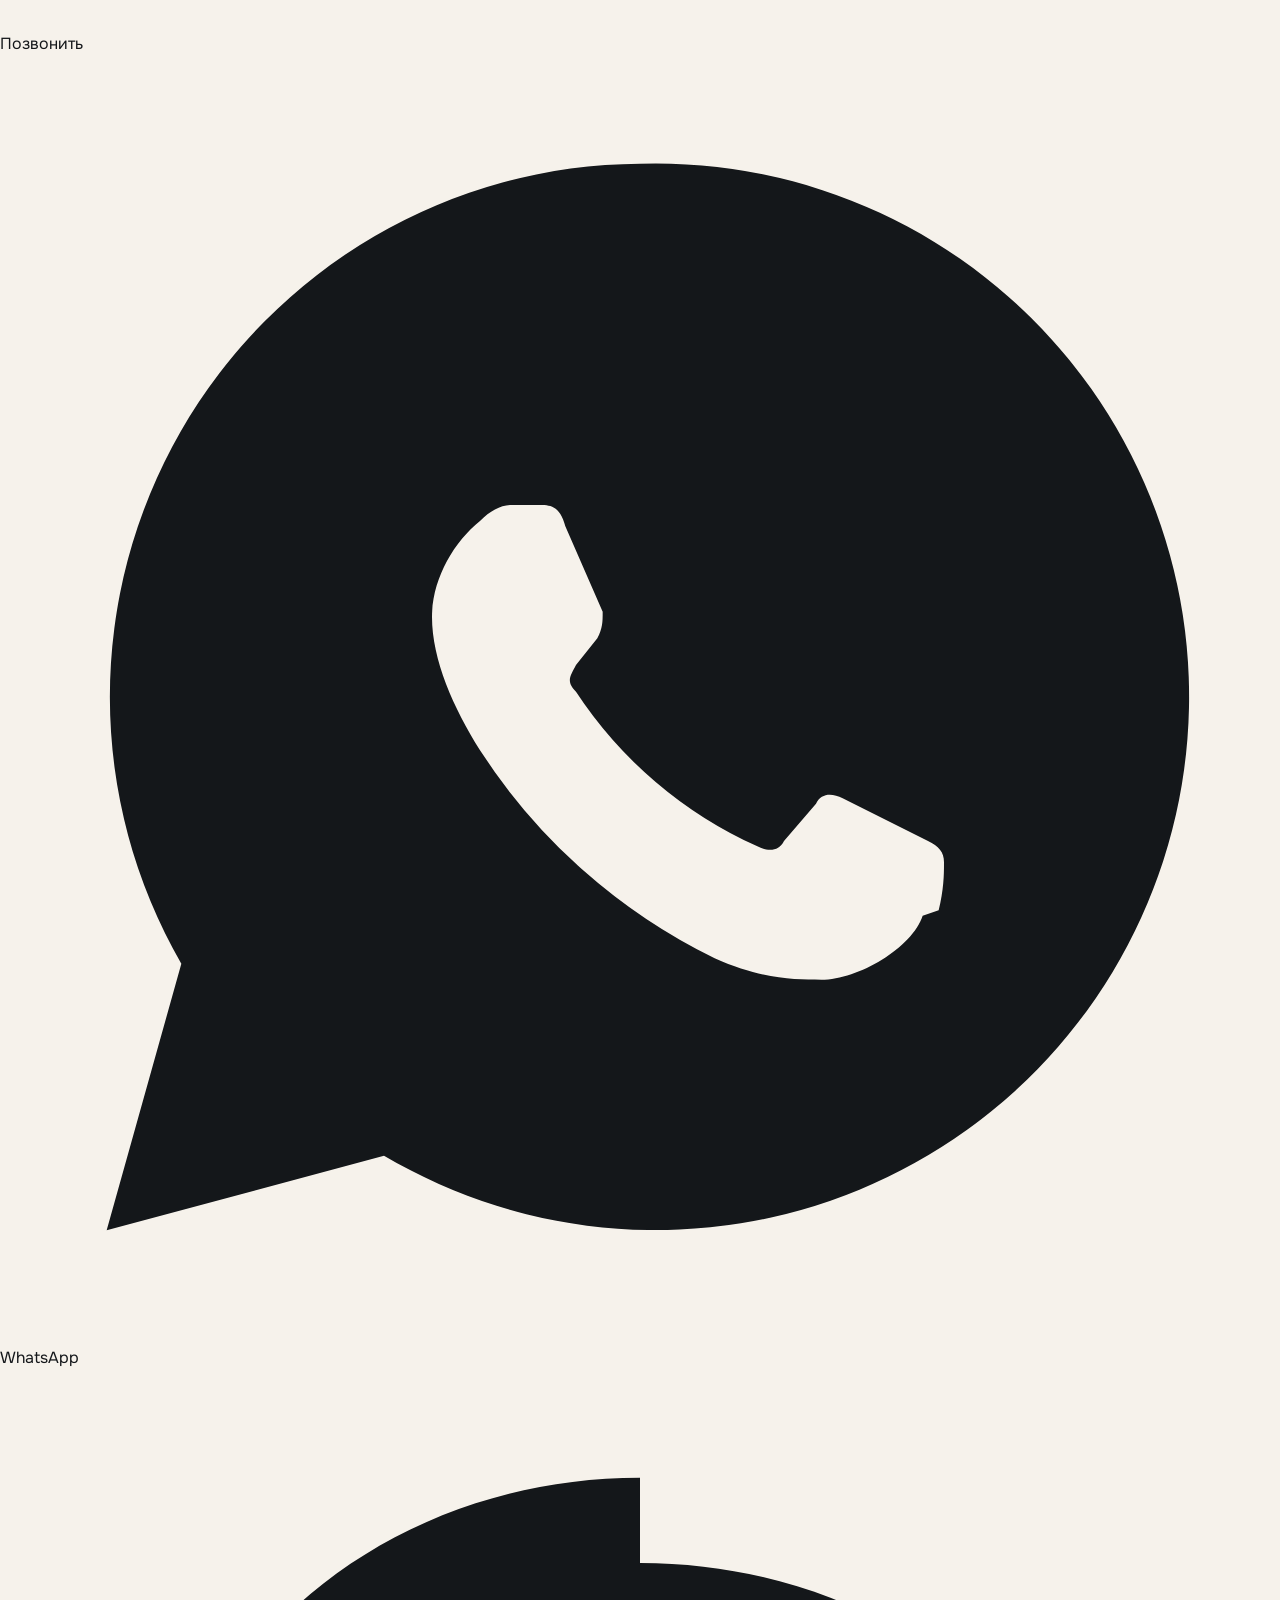
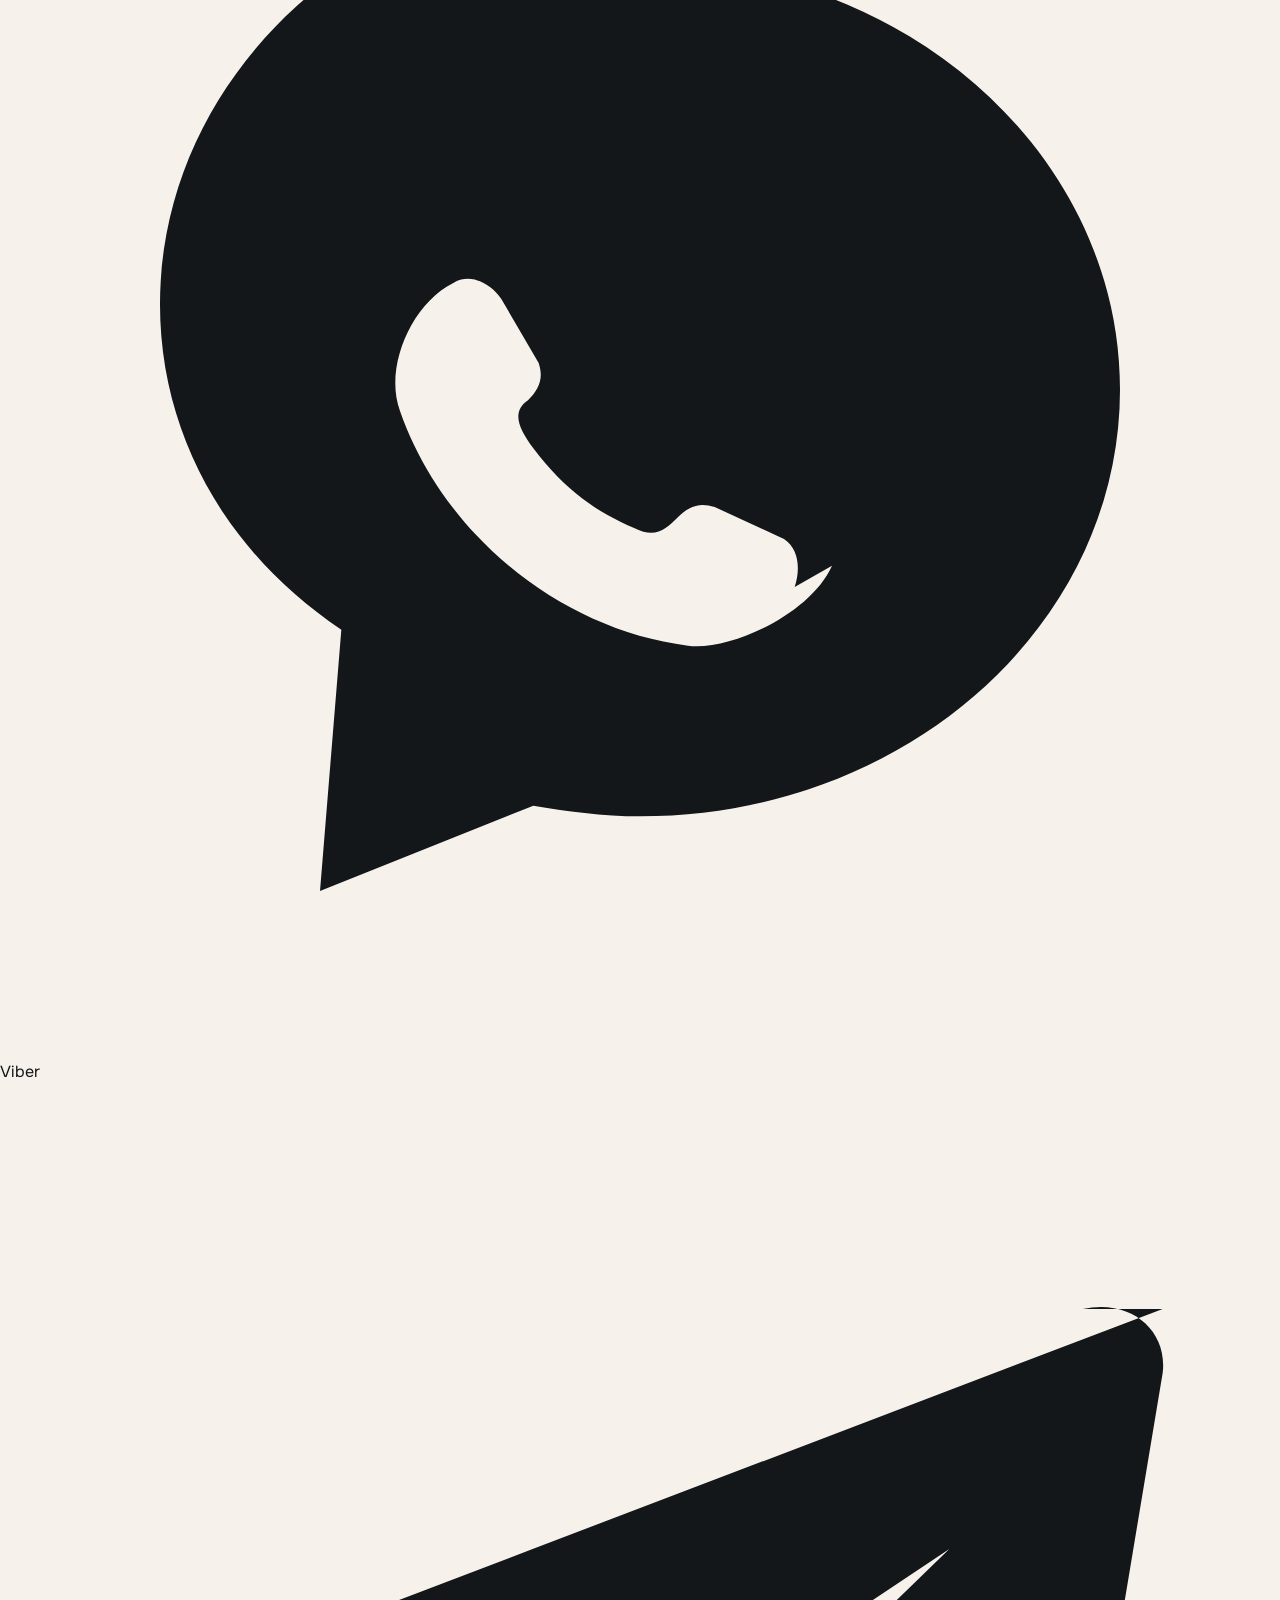
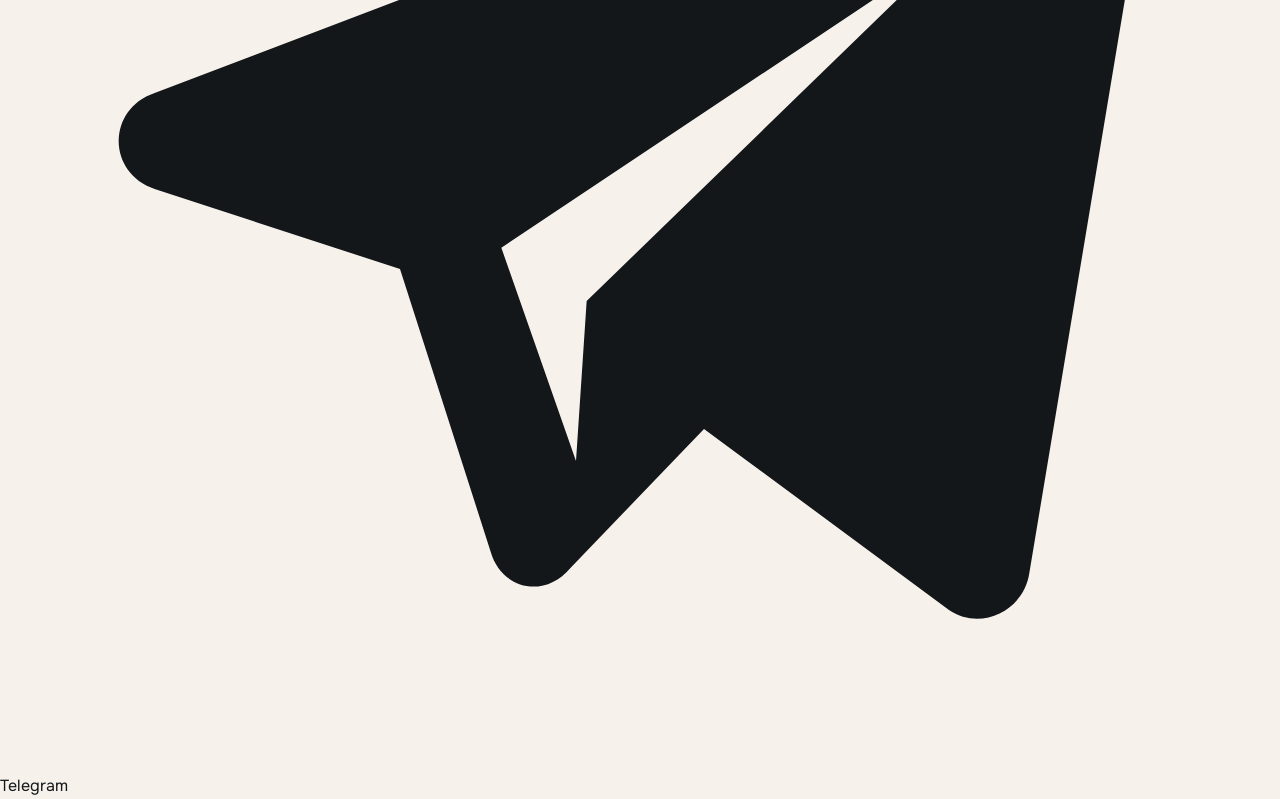
<file: kontakty.html>
<!DOCTYPE html>
<html lang="ru">
<head>
<meta charset="utf-8">
<meta name="viewport" content="width=device-width, initial-scale=1">
<title>Контакты: электромонтаж в Лиде | +375 (33) 341-41-55</title>
<meta name="description" content="Телефон +375 (33) 341-41-55. Лида, Гродненская область. Выезд на объект, расчёт работ.">
<meta property="og:title" content="Контакты: электромонтаж в Лиде | +375 (33) 341-41-55">
<meta property="og:description" content="Телефон +375 (33) 341-41-55. Лида, Гродненская область. Выезд на объект, расчёт работ.">
<meta property="og:type" content="website">
<meta name="theme-color" content="#F6F2EB">
<style>
:root{--bg:#F6F2EB;--bg2:#EDE6DB;--ink:#14171A;--ink2:#2A2F35;--copper:#B2601F;--copper2:#D98336;
--quiet:#5C6470;--line:rgba(20,23,26,.14);--white:#FFFDF9;--pad:22px;--max:1300px;
--d:'Schibsted Grotesk',system-ui,sans-serif;--b:'Onest',system-ui,sans-serif;--m:'Azeret Mono',ui-monospace,monospace}
*{box-sizing:border-box}html{-webkit-text-size-adjust:100%}body{margin:0;background:var(--bg);color:var(--ink);font:16px/1.62 var(--b);-webkit-font-smoothing:antialiased}
img{max-width:100%;display:block}h1,h2,h3{margin:0;font-family:var(--d);font-weight:700;line-height:.99;letter-spacing:-.028em}
a{color:inherit;text-decoration:none}[hidden]{display:none!important}
.wrap{width:100%;max-width:var(--max);margin:0 auto;padding:0 var(--pad)}
.header{position:sticky;top:0;z-index:40;background:rgba(246,242,235,.94);border-bottom:1px solid var(--line);backdrop-filter:blur(8px)}
.header__in{display:flex;align-items:center;gap:16px;padding:11px 0}
.logo{display:flex;align-items:center;gap:9px}
.logo__mark{width:38px;height:38px;border:1.5px solid var(--ink);display:grid;place-items:center;background:var(--copper);color:#FFF7EF;font:700 15px/1 var(--d)}
.logo__txt{display:flex;flex-direction:column;line-height:1.15}
.logo__txt b{font:700 14.5px/1 var(--d)}
.logo__txt i{font:500 8px/1.5 var(--m);letter-spacing:.1em;text-transform:uppercase;color:var(--quiet);font-style:normal}
.nav{display:flex;gap:14px;margin-left:auto;font:500 12.5px/1 var(--b)}
.nav a{padding:6px 0;border-bottom:1px solid transparent}
.nav a:hover,.nav a.is-on{border-color:var(--copper);color:var(--copper)}
.header__tel{font:600 13px/1 var(--b);white-space:nowrap}
.btn{display:inline-flex;align-items:center;justify-content:center;gap:8px;padding:13px 20px;font:600 11.5px/1 var(--b);letter-spacing:.08em;text-transform:uppercase;border:1px solid var(--ink);background:var(--ink);color:var(--white);cursor:pointer;transition:.18s}
.btn:hover{background:#000}
.btn--copper{background:var(--copper);border-color:var(--copper);color:#FFF8F1}
.btn--copper:hover{background:#985016;border-color:#985016}
.btn--ghost{background:transparent;color:var(--ink);border-color:var(--ink)}
.btn--ghost:hover{background:var(--ink);color:var(--white)}
.burger{display:none;width:42px;height:36px;border:1px solid var(--ink);background:transparent;align-items:center;justify-content:center;flex-direction:column;gap:4px;cursor:pointer}
.burger i{display:block;width:16px;height:1px;background:var(--ink)}
.burger.is-close i:first-child{transform:rotate(45deg) translateY(3px)}
.burger.is-close i:last-child{transform:rotate(-45deg) translateY(-3px)}
.drawer{position:fixed;inset:0;z-index:90;background:rgba(16,18,21,.76);display:none}
.drawer[data-open]{display:block}
.drawer__in{position:absolute;inset:0 0 0 auto;width:min(400px,92vw);background:var(--bg);padding:18px;overflow-y:auto}
.drawer__top{display:flex;justify-content:space-between;align-items:center;margin-bottom:16px}
.drawer__nav{display:grid;font:700 21px/1 var(--d);letter-spacing:-.01em}
.drawer__nav a{padding:13px 0;border-bottom:1px solid var(--line)}
.drawer__cta{width:100%;margin-top:16px}
.drawer__note{font-size:12px;color:var(--quiet);margin-top:10px}
body.is-locked{overflow:hidden}
.hero{position:relative;min-height:min(94svh,820px);display:flex;align-items:flex-end;overflow:hidden;background:#0C1014}
.hero__img{position:absolute;inset:0;width:100%;height:100%;object-fit:cover}
.hero::after{content:'';position:absolute;inset:0;background:linear-gradient(180deg,rgba(10,14,18,.5),rgba(10,14,18,.12) 42%,rgba(10,14,18,.78) 78%,#0C1014 100%)}
.hero__in{position:relative;z-index:2;width:100%;padding:clamp(28px,4.6vw,58px) 0 clamp(14px,2vw,22px);color:#FAF6F0}
.hero h1{font-size:clamp(2rem,5.5vw,4.5rem);letter-spacing:-.035em;color:#fff}
.hero h1 em{font-style:normal;color:#F0A868}
.hero__lede{max-width:44ch;margin:14px 0 18px;color:rgba(250,246,240,.86)}
.hero__acts{display:flex;flex-wrap:wrap;gap:9px;margin-bottom:clamp(14px,2.2vw,26px)}
.hero__acts .btn--ghost{color:#fff;border-color:rgba(255,255,255,.6)}
.hero__acts .btn--ghost:hover{background:#fff;color:var(--ink)}
.hero__facts{display:grid;grid-template-columns:repeat(4,minmax(0,1fr));border-top:1px solid rgba(255,255,255,.28);gap:0 12px}
.hero__facts div{padding:11px 0 0}
.hero__facts b{display:block;font:700 clamp(.92rem,1.4vw,1.1rem)/1.2 var(--d)}
.hero__facts span{font:500 8.5px/1.5 var(--m);letter-spacing:.08em;text-transform:uppercase;color:#F0A868}
@media (max-width:1024px){.nav{display:none}.burger{display:flex}.header__tel{display:none}.hero__facts{grid-template-columns:1fr 1fr}}
@media (max-width:380px){.header .btn--copper{display:none}}
</style>
<link rel="preconnect" href="https://fonts.googleapis.com">
<link rel="preconnect" href="https://fonts.gstatic.com" crossorigin>
<link href="https://fonts.googleapis.com/css2?family=Schibsted+Grotesk:wght@500;600;700&family=Onest:wght@400;500;600&family=Azeret+Mono:wght@400;500&display=swap" rel="stylesheet">
<link rel="stylesheet" href="assets/css/style.v1.css">
<link rel="icon" href="assets/img/favicon.svg" type="image/svg+xml">
</head>
<body>
<header class="header"><div class="header__in wrap">
<a class="logo" href="index.html"><span class="logo__mark">Ш</span><span class="logo__txt"><b>Шагабиев</b><i>электрика · тепло · Лида</i></span></a>
<nav class="nav" aria-label="Основное меню"><a href="index.html">Главная</a><a href="uslugi.html">Услуги</a><a href="otoplenie.html">Отопление</a><a href="obekty.html">Объекты</a><a href="kak-rabotaem.html">Порядок</a><a href="raboty.html">Работы</a><a href="o-kompanii.html">О компании</a><a href="kontakty.html" class="is-on">Контакты</a></nav>
<a class="header__tel" href="tel:+375333414155">+375 (33) 341-41-55</a>
<a class="btn btn--copper" href="#zayavka">Вызвать на объект</a>
<button class="burger" type="button" aria-label="Меню" aria-expanded="false" aria-controls="drawer"><i></i><i></i><i></i></button>
</div></header>
<div class="drawer" id="drawer" role="dialog" aria-modal="true" aria-label="Меню" hidden>
<div class="drawer__in">
<div class="drawer__top">
<a class="logo" href="index.html"><span class="logo__mark">Ш</span><span class="logo__txt"><b>Шагабиев</b><i>Лида</i></span></a>
<button class="burger is-close" type="button" data-close aria-label="Закрыть меню"><i></i><i></i></button>
</div>
<nav class="drawer__nav"><a href="index.html">Главная</a><a href="uslugi.html">Услуги</a><a href="otoplenie.html">Отопление</a><a href="obekty.html">Объекты</a><a href="kak-rabotaem.html">Порядок</a><a href="raboty.html">Работы</a><a href="o-kompanii.html">О компании</a><a href="kontakty.html">Контакты</a></nav>
<a class="btn btn--copper drawer__cta" href="tel:+375333414155">Позвонить +375 (33) 341-41-55</a>
<p class="drawer__note">Электромонтаж и электроотопление под ключ. Проектирование, ЭФИ, помощь при сдаче в Энергонадзор. Без предоплаты, по договору, с гарантией.</p>
</div></div>
<main>
<section class="phero"><img src="assets/img/hero.jpg" alt="Дом" width="1536" height="1024">
<div class="phero__in"><div class="wrap"><div class="crumbs"><a href="index.html">Главная</a> / Контакты</div>
<h1>Связаться<br><em>и вызвать</em></h1><p>Лида, Гродненская область. Выезд на объект по договорённости.</p></div></div></section>
<div class="bus" aria-hidden="true"><i></i><i></i><i></i><i></i></div>
<section class="section"><div class="wrap"><div class="two">
<div>
<p class="eyebrow">контакты</p>
<h2 class="h2" style="font-size:clamp(1.4rem,2.9vw,2.1rem);margin-bottom:12px">А. Т. Шагабиев</h2>
<table class="spec">
<tbody>
<tr><td>Мастер</td><td>ИП Шагабиев Артём Тахирович</td></tr>
<tr><td>Направление</td><td>электромонтаж, электроотопление</td></tr>
<tr><td>Регион</td><td>Лида, Гродненская область</td></tr>
<tr><td>Телефон</td><td><a href="tel:+375333414155">+375 (33) 341-41-55</a></td></tr>
<tr><td>WhatsApp</td><td><a href="https://wa.me/375333414155" target="_blank" rel="noopener">+375 (33) 341-41-55</a></td></tr>
<tr><td>Telegram</td><td><a href="https://t.me/+375333414155" target="_blank" rel="noopener">+375 (33) 341-41-55</a></td></tr>
<tr><td>Опыт</td><td>больше 10 лет</td></tr>
<tr><td>Оплата</td><td>по завершении работ, без предоплаты</td></tr>
<tr><td>Документы</td><td>договор, гарантия</td></tr>
</tbody></table>
<div style="display:flex;gap:8px;flex-wrap:wrap;margin-top:14px"><a class="btn btn--ghost" href="https://yandex.by/maps/?text=%D0%9B%D0%B8%D0%B4%D0%B0%20%D1%8D%D0%BB%D0%B5%D0%BA%D1%82%D1%80%D0%BE%D0%BC%D0%BE%D0%BD%D1%82%D0%B0%D0%B6%20%D1%8D%D0%BB%D0%B5%D0%BA%D1%82%D1%80%D0%BE%D0%BE%D1%82%D0%BE%D0%BF%D0%BB%D0%B5%D0%BD%D0%B8%D0%B5" target="_blank" rel="noopener">Открыть на карте</a><a class="btn btn--copper" href="tel:+375333414155">Позвонить</a></div>
<div class="card" style="margin-top:12px"><p class="eyebrow">как договориться о выезде</p>
<p style="margin:0;color:#3B424A;font-size:13.5px">Позвоните или напишите в мессенджер: скажите, что за объект, площадь и на каком этапе ремонт. Пришлите фото щита и ТУ, если они есть. Согласуем время выезда и посчитаем работы.</p></div>
</div>
<div><div class="card"><p class="eyebrow">заявка</p><h3 style="margin-bottom:10px">Выезд и расчёт</h3><form class="form" id="lead">
<label>Как вас зовут<input type="text" id="lName" placeholder="Имя" required></label>
<label>Телефон<input type="tel" id="lTel" placeholder="+375" required></label>
<div class="row2"><label>Объект<input type="text" id="lObj" placeholder="Дом, квартира, магазин"></label><label>Город или район<input type="text" id="lCity" placeholder="Лида"></label></div>
<label>Задача<textarea id="lTask" placeholder="Нужен электромонтаж в доме 120 м² и электроотопление. ТУ есть. Фото пришлю в чат."></textarea></label>
<button class="btn btn--copper" type="submit">Отправить в WhatsApp</button>
<p class="hint">Заявка откроется в WhatsApp: прикрепите фото щита, плана или ТУ, чтобы разговор был по делу.</p>
</form></div>
<div class="card" style="margin-top:12px"><p class="eyebrow">быстрее всего</p>
<p style="margin:0 0 10px;color:#3B424A;font-size:13.5px">В мессенджере удобно отправлять фото щита, плана и ТУ: переписка сохраняется, ничего не теряется.</p>
<div style="display:flex;gap:8px;flex-wrap:wrap"><a class="btn btn--copper" href="https://wa.me/375333414155" target="_blank" rel="noopener">WhatsApp</a><a class="btn btn--ghost" href="https://t.me/+375333414155" target="_blank" rel="noopener">Telegram</a><a class="btn btn--ghost" href="viber://chat?number=%2B375333414155">Viber</a></div></div>
</div>
</div></div></section>
<section class="cta"><div class="wrap cta__in"><div><h2>Приеду<br><em>и посчитаю</em></h2><p>Выезд по Лиде и району. Консультация до выезда — бесплатно.</p></div>
<div class="cta__acts"><a class="btn btn--light" href="https://wa.me/375333414155" target="_blank" rel="noopener">WhatsApp</a><a class="btn btn--light" href="tel:+375333414155">Позвонить</a></div></div></section>
</main>
<footer class="footer"><div class="wrap">
<div class="footer__top">
<div class="footer__about"><a class="logo logo--f" href="index.html"><span class="logo__mark">Ш</span><span class="logo__txt"><b>Шагабиев</b><i>электроотопление</i></span></a>
<p>ИП Шагабиев Артём Тахирович. Электромонтаж и электроотопление под ключ: проектирование, монтаж, ЭФИ, сопровождение в Энергонадзоре. Лида, Гродненская область.</p>
<a class="footer__tel" href="tel:+375333414155">+375 (33) 341-41-55</a>
</div>
<div><h4>Разделы</h4><ul><li><a href="index.html">Главная</a></li><li><a href="uslugi.html">Услуги</a></li><li><a href="otoplenie.html">Отопление</a></li><li><a href="obekty.html">Объекты</a></li><li><a href="kak-rabotaem.html">Порядок</a></li><li><a href="raboty.html">Работы</a></li><li><a href="o-kompanii.html">О компании</a></li><li><a href="kontakty.html">Контакты</a></li></ul></div>
<div><h4>Услуги</h4><ul><li><a href="uslugi.html#proekt">Проектирование</a></li><li><a href="uslugi.html#montazh">Электромонтаж</a></li><li><a href="otoplenie.html">Электроотопление</a></li><li><a href="uslugi.html#efi">ЭФИ и протоколы</a></li><li><a href="uslugi.html#energonadzor">Энергонадзор</a></li><li><a href="uslugi.html#material">Закупка материала</a></li></ul></div>
<div><h4>Связь</h4><ul><li><a href="tel:+375333414155">+375 (33) 341-41-55</a></li><li><a href="https://wa.me/375333414155" target="_blank" rel="noopener">WhatsApp</a></li><li><a href="https://t.me/+375333414155" target="_blank" rel="noopener">Telegram</a></li><li><a href="https://yandex.by/maps/?text=%D0%9B%D0%B8%D0%B4%D0%B0%20%D1%8D%D0%BB%D0%B5%D0%BA%D1%82%D1%80%D0%BE%D0%BC%D0%BE%D0%BD%D1%82%D0%B0%D0%B6%20%D1%8D%D0%BB%D0%B5%D0%BA%D1%82%D1%80%D0%BE%D0%BE%D1%82%D0%BE%D0%BF%D0%BB%D0%B5%D0%BD%D0%B8%D0%B5" target="_blank" rel="noopener">Лида, Гродненская область</a></li></ul></div>
</div>
<div class="footer__bottom"><span>© <span id="yr">2026</span> ИП Шагабиев Артём Тахирович</span>
<span><a href="politika.html">Политика обработки персональных данных</a></span></div>
</div></footer>
<div class="mbar" role="navigation" aria-label="Быстрая связь">
<a href="tel:+375333414155"><svg viewBox="0 0 24 24" fill="currentColor" aria-hidden="true"><path d="M6.6 10.8a15.5 15.5 0 0 0 6.6 6.6l2.2-2.2a1 1 0 0 1 1-.24c1.1.36 2.3.56 3.5.56a1 1 0 0 1 1 1V20a1 1 0 0 1-1 1A17 17 0 0 1 3 4a1 1 0 0 1 1-1h3.5a1 1 0 0 1 1 1c0 1.2.2 2.4.56 3.5a1 1 0 0 1-.25 1z"/></svg>Позвонить</a>
<a href="https://wa.me/375333414155" target="_blank" rel="noopener"><svg viewBox="0 0 24 24" fill="currentColor" aria-hidden="true"><path d="M12 2a10 10 0 0 0-8.6 15L2 22l5.2-1.4A10 10 0 1 0 12 2m5.3 14.1c-.2.6-1.2 1.2-1.9 1.2-.5 0-1.1 0-2-.4a11 11 0 0 1-4.4-3.9c-.5-.8-.9-1.7-.9-2.5 0-.7.4-1.4.9-1.8.2-.2.4-.3.6-.3h.5c.2 0 .4 0 .5.4l.7 1.6c0 .2 0 .3-.1.5l-.4.5c-.1.2-.2.3 0 .5a8 8 0 0 0 3.4 2.9c.2.1.4.1.5-.1l.6-.7c.1-.2.3-.2.5-.1l1.6.8c.2.1.3.2.3.4s0 .5-.1.9"/></svg>WhatsApp</a>
<a href="viber://chat?number=%2B375333414155"><svg viewBox="0 0 24 24" fill="currentColor" aria-hidden="true"><path d="M12 2C7 2 3 5.6 3 10c0 2.5 1.3 4.7 3.4 6.1L6 21l4-1.6c.6.1 1.3.2 2 .2 5 0 9-3.6 9-8s-4-8-9-8m3.6 11.3c-.4.9-1.9 1.6-2.7 1.5-2.4-.3-4.6-2.1-5.4-4.4-.3-.8.2-2 1-2.4.3-.2.7 0 .9.3l.7 1.2c.1.3 0 .5-.2.7-.3.2-.2.5.1.9.6.8 1.2 1.2 1.9 1.5.4.2.6 0 .8-.2s.4-.3.7-.2l1.3.6c.3.2.3.6.2.9"/></svg>Viber</a>
<a href="https://t.me/+375333414155" target="_blank" rel="noopener"><svg viewBox="0 0 24 24" fill="currentColor" aria-hidden="true"><path d="M21.8 4.2 2.9 11.4c-.9.3-.9 1.5 0 1.8l4.6 1.5 1.7 5.3c.2.7 1 .9 1.5.3l2.5-2.6 4.6 3.4c.6.4 1.4 0 1.5-.7l2.5-15c.1-.8-.6-1.4-1.5-1.2M9.4 14.3l8.4-5.6-6.8 6.6-.2 3z"/></svg>Telegram</a>
</div>
<script src="assets/js/main.v1.js"></script>
</body>
</html>
</file>
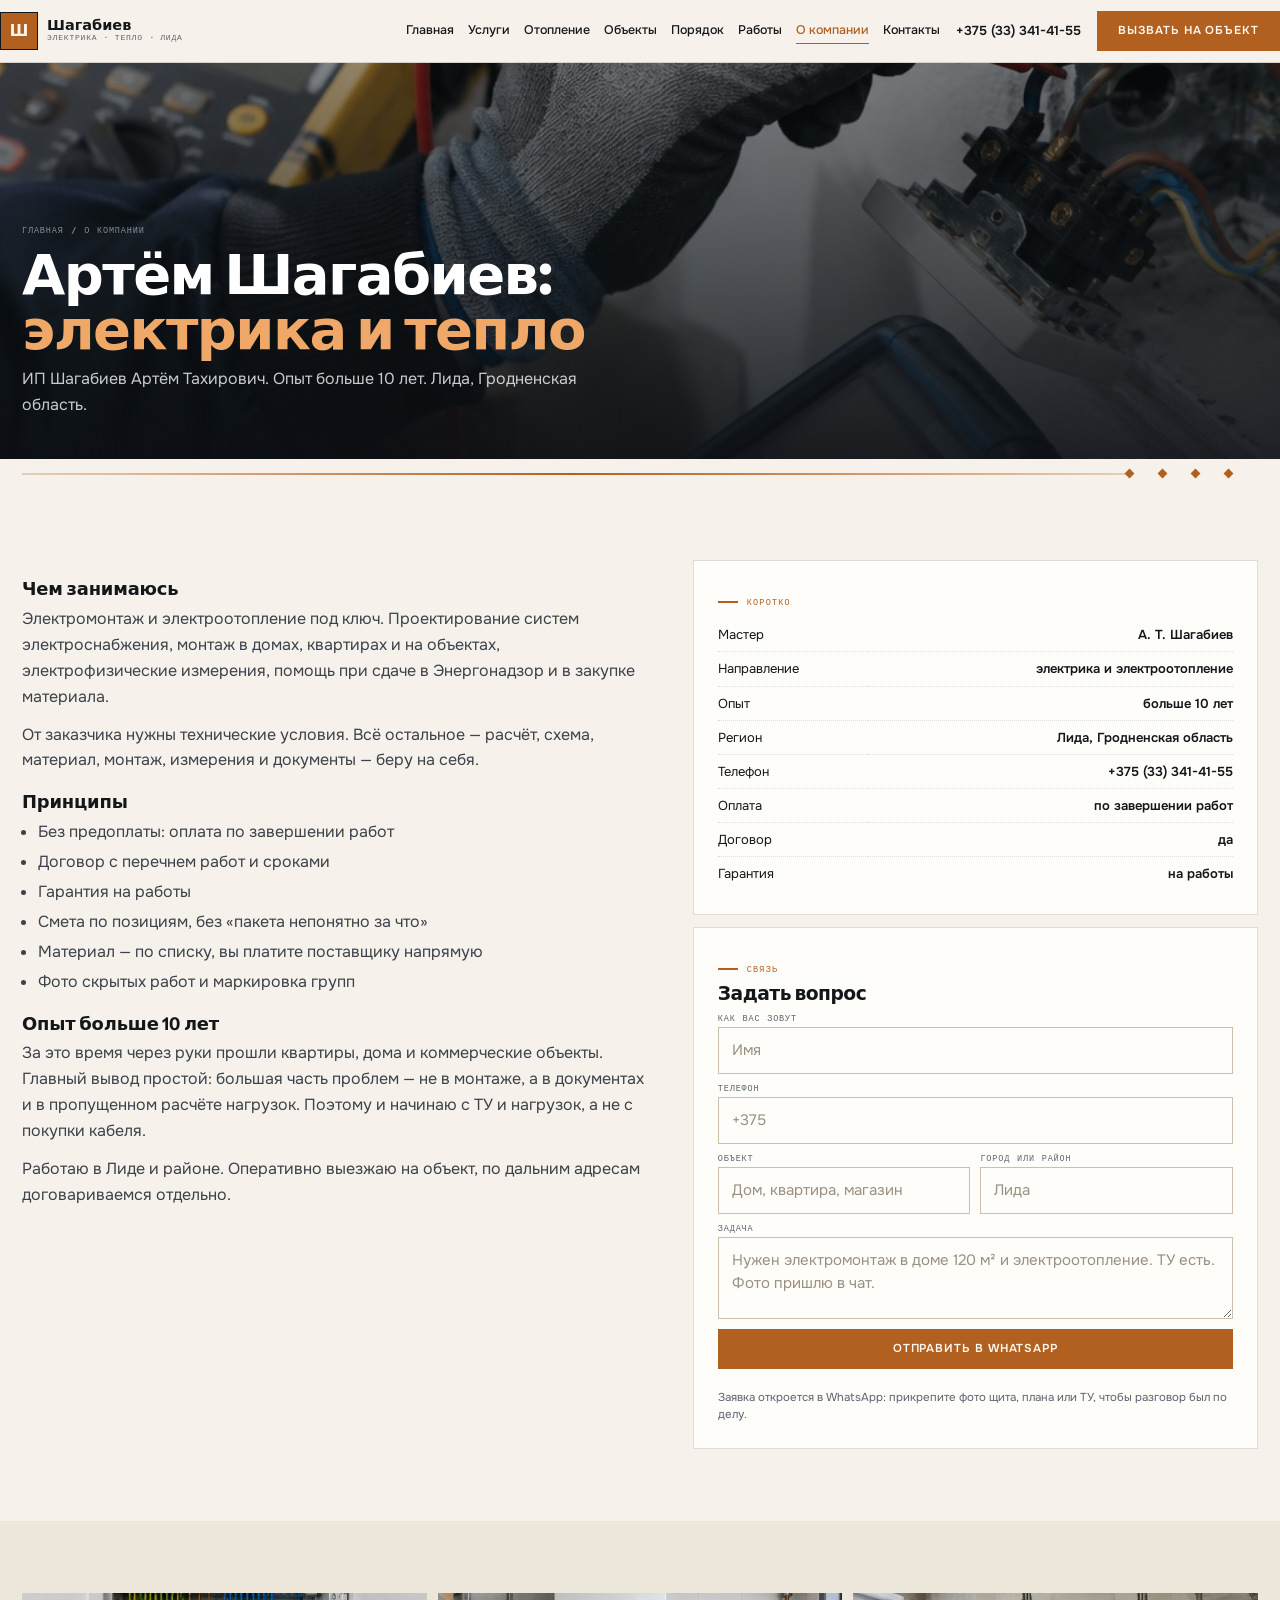
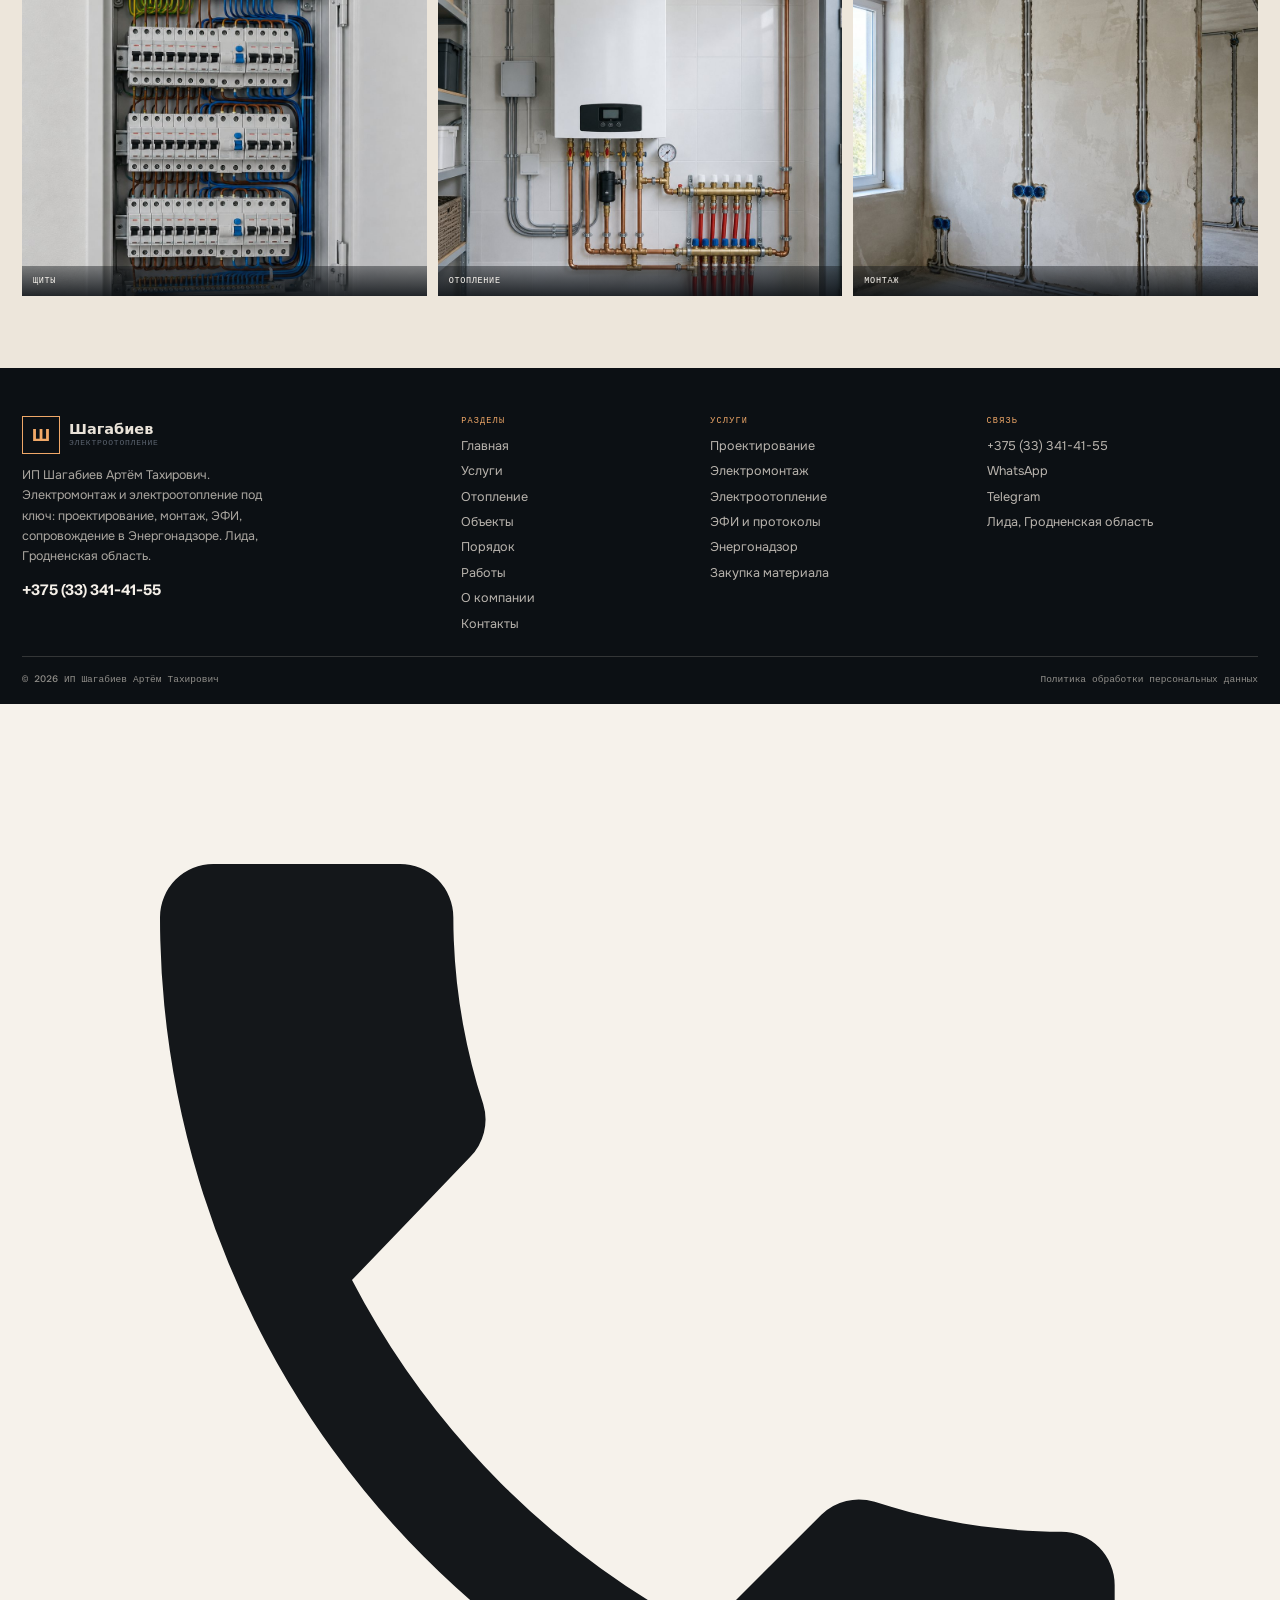
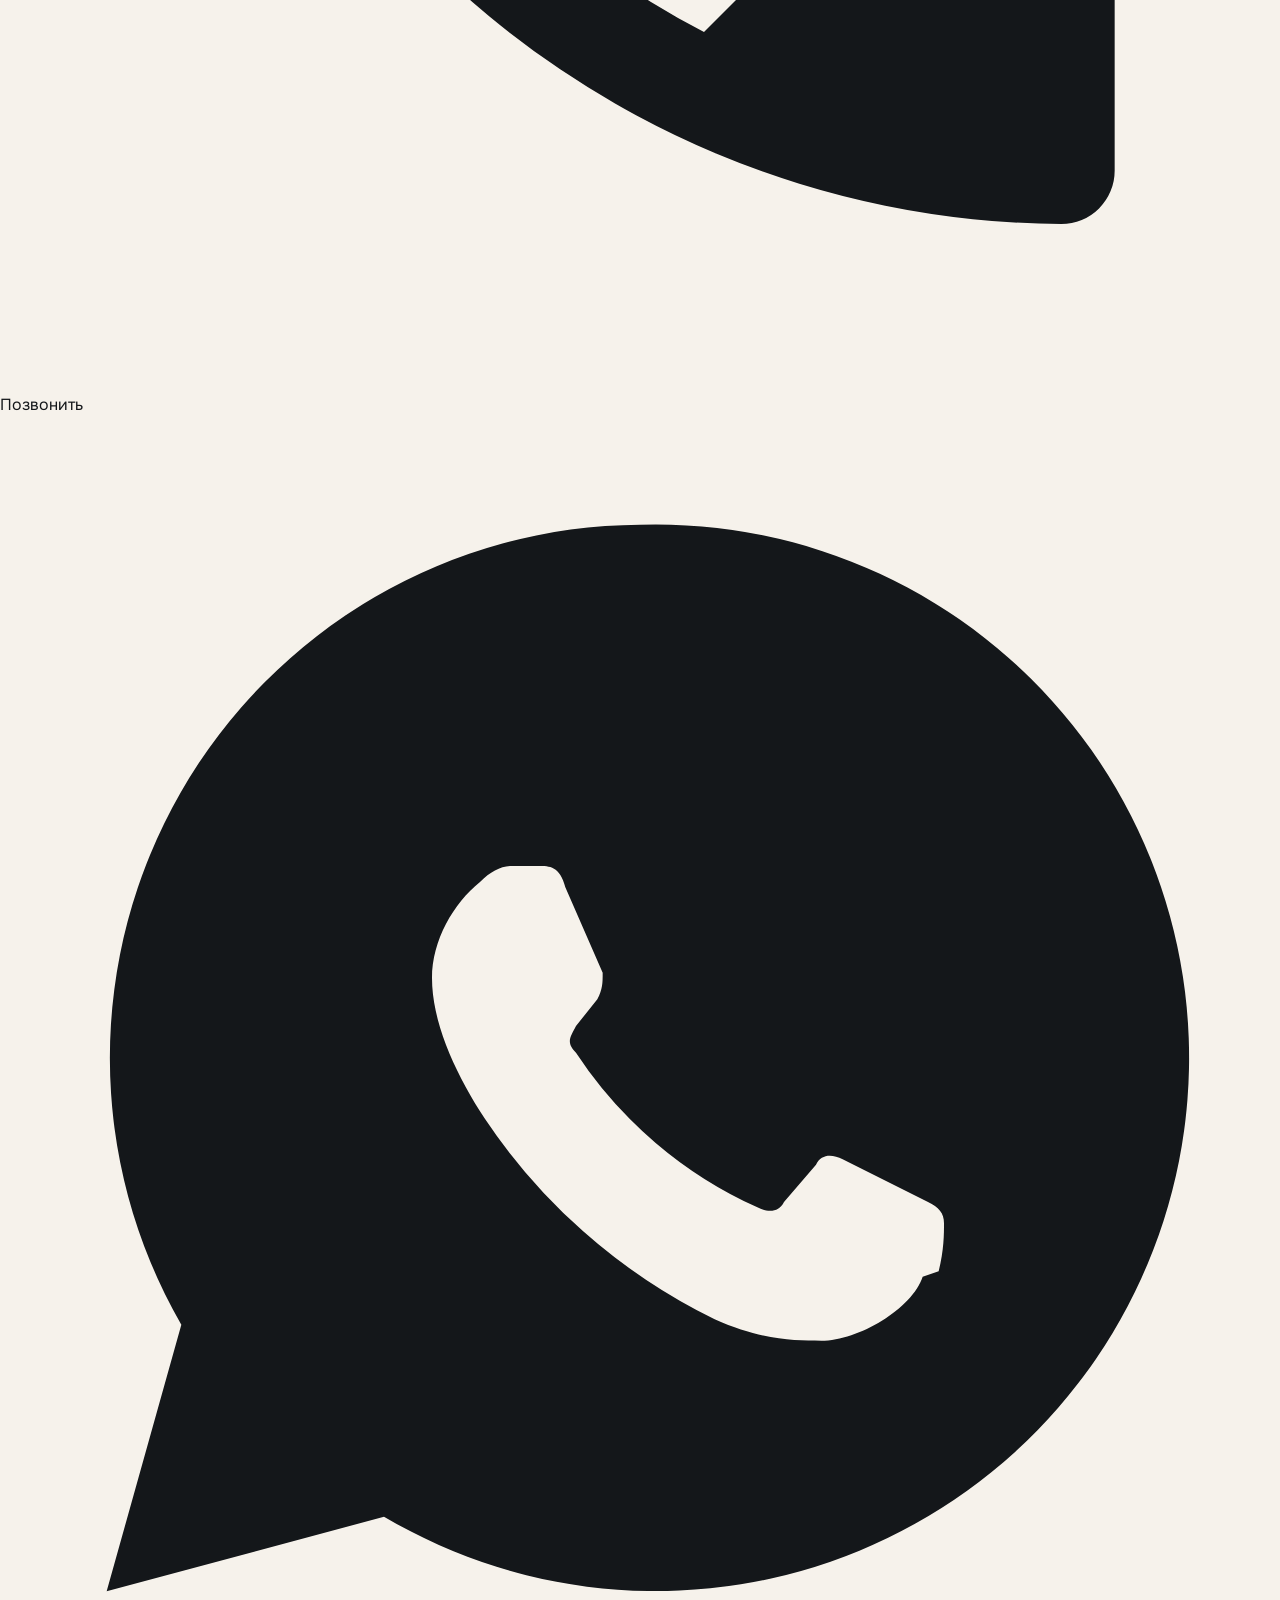
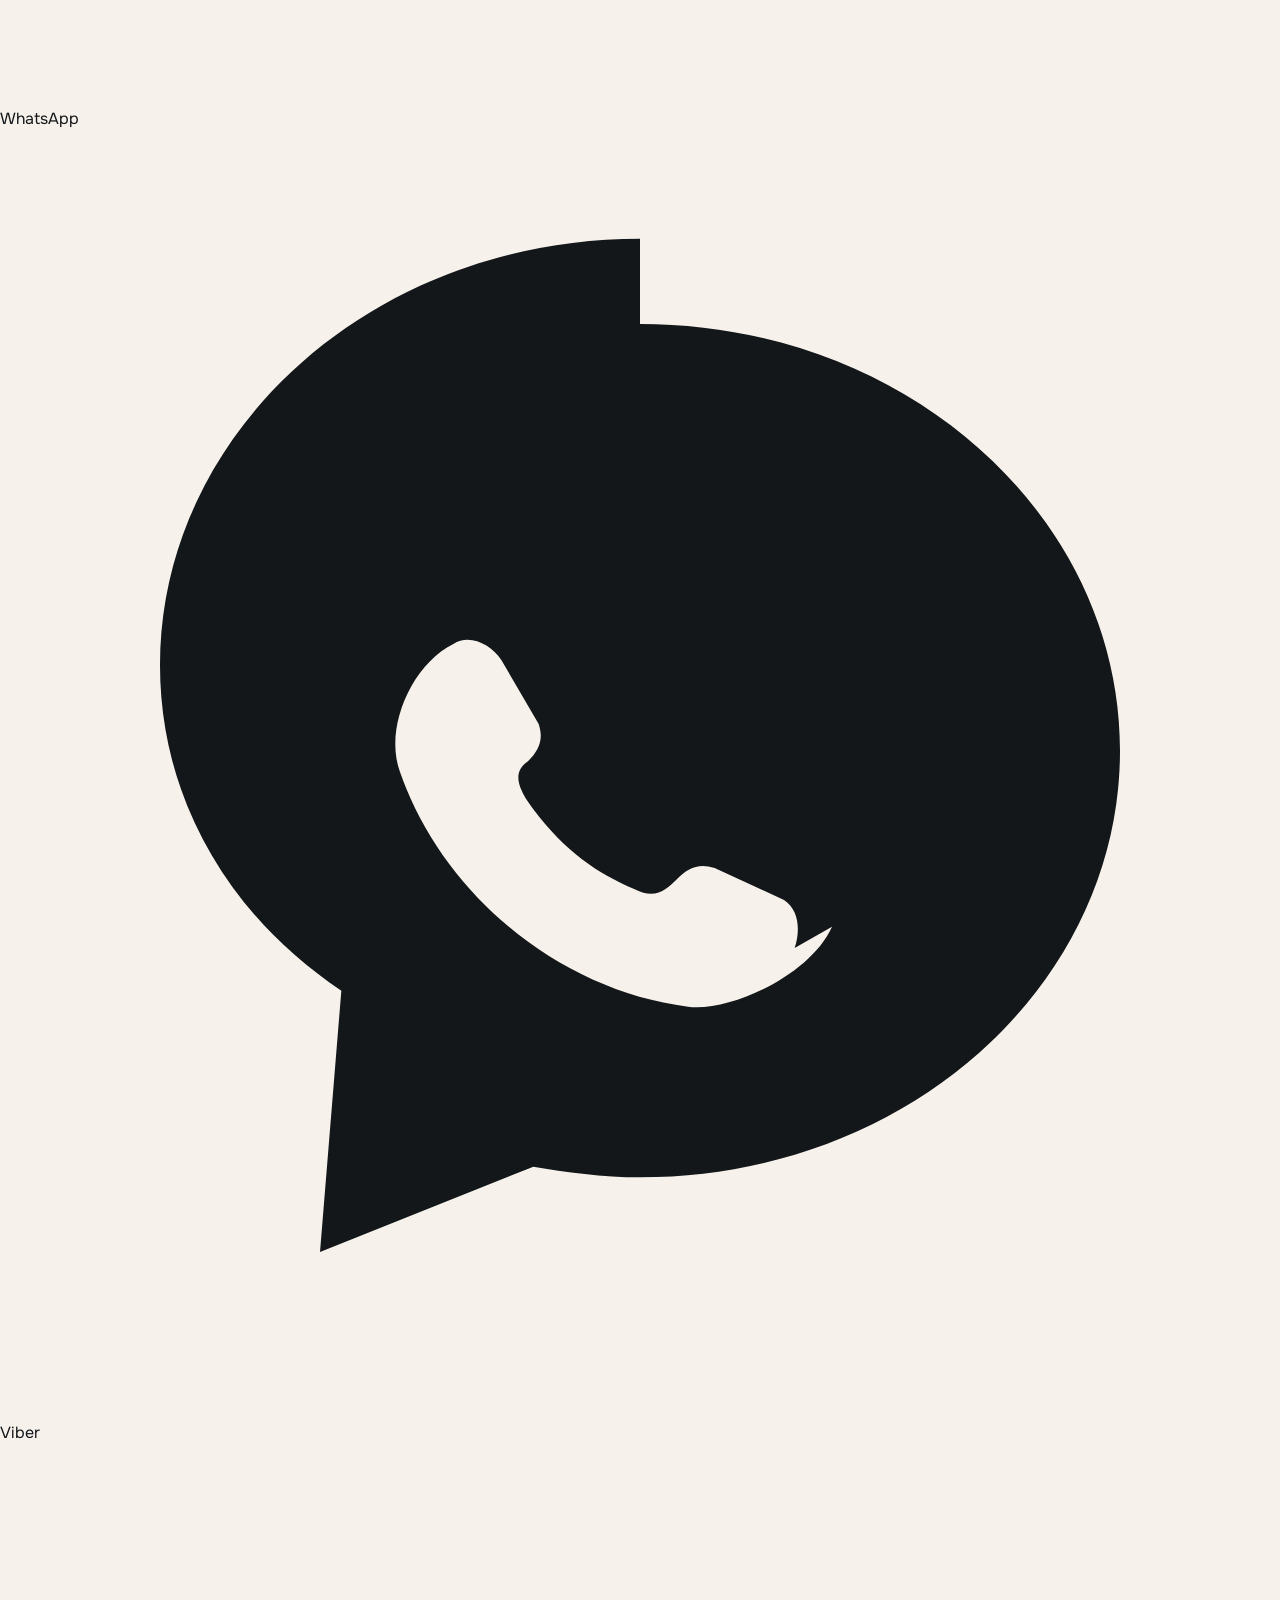
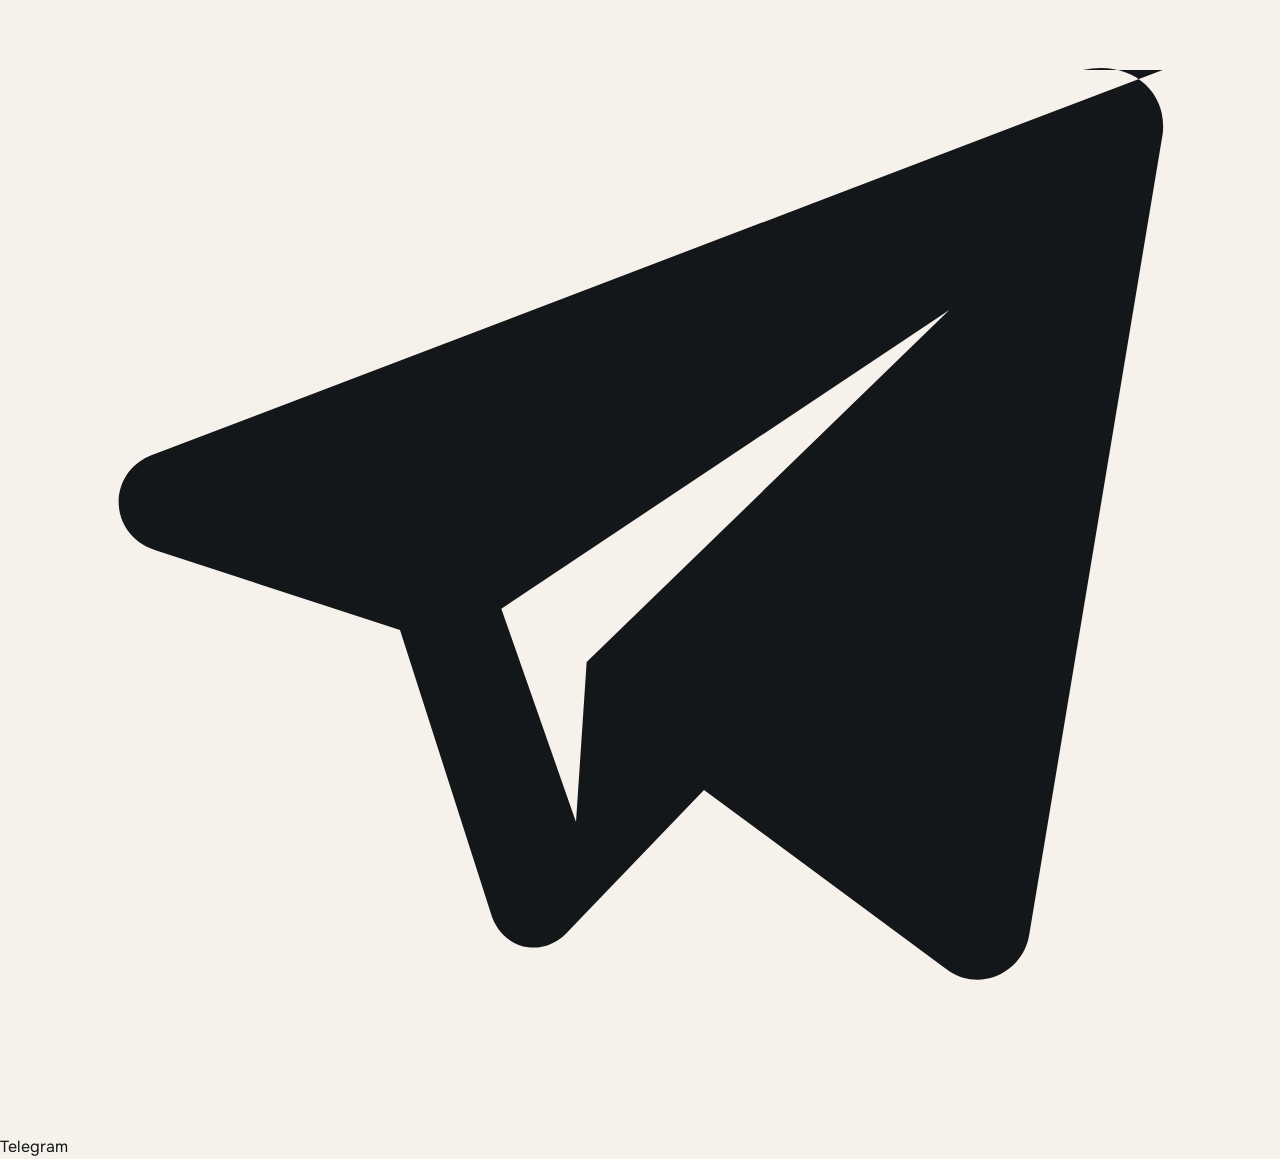
<file: o-kompanii.html>
<!DOCTYPE html>
<html lang="ru">
<head>
<meta charset="utf-8">
<meta name="viewport" content="width=device-width, initial-scale=1">
<title>О компании: Артём Шагабиев, электрика и тепло, Лида</title>
<meta name="description" content="ИП Шагабиев Артём Тахирович: электромонтаж и электроотопление под ключ в Лиде. Опыт больше 10 лет, без предоплаты, договор и гарантия.">
<meta property="og:title" content="О компании: Артём Шагабиев, электрика и тепло, Лида">
<meta property="og:description" content="ИП Шагабиев Артём Тахирович: электромонтаж и электроотопление под ключ в Лиде. Опыт больше 10 лет, без предоплаты, договор и гарантия.">
<meta property="og:type" content="website">
<meta name="theme-color" content="#F6F2EB">
<style>
:root{--bg:#F6F2EB;--bg2:#EDE6DB;--ink:#14171A;--ink2:#2A2F35;--copper:#B2601F;--copper2:#D98336;
--quiet:#5C6470;--line:rgba(20,23,26,.14);--white:#FFFDF9;--pad:22px;--max:1300px;
--d:'Schibsted Grotesk',system-ui,sans-serif;--b:'Onest',system-ui,sans-serif;--m:'Azeret Mono',ui-monospace,monospace}
*{box-sizing:border-box}html{-webkit-text-size-adjust:100%}body{margin:0;background:var(--bg);color:var(--ink);font:16px/1.62 var(--b);-webkit-font-smoothing:antialiased}
img{max-width:100%;display:block}h1,h2,h3{margin:0;font-family:var(--d);font-weight:700;line-height:.99;letter-spacing:-.028em}
a{color:inherit;text-decoration:none}[hidden]{display:none!important}
.wrap{width:100%;max-width:var(--max);margin:0 auto;padding:0 var(--pad)}
.header{position:sticky;top:0;z-index:40;background:rgba(246,242,235,.94);border-bottom:1px solid var(--line);backdrop-filter:blur(8px)}
.header__in{display:flex;align-items:center;gap:16px;padding:11px 0}
.logo{display:flex;align-items:center;gap:9px}
.logo__mark{width:38px;height:38px;border:1.5px solid var(--ink);display:grid;place-items:center;background:var(--copper);color:#FFF7EF;font:700 15px/1 var(--d)}
.logo__txt{display:flex;flex-direction:column;line-height:1.15}
.logo__txt b{font:700 14.5px/1 var(--d)}
.logo__txt i{font:500 8px/1.5 var(--m);letter-spacing:.1em;text-transform:uppercase;color:var(--quiet);font-style:normal}
.nav{display:flex;gap:14px;margin-left:auto;font:500 12.5px/1 var(--b)}
.nav a{padding:6px 0;border-bottom:1px solid transparent}
.nav a:hover,.nav a.is-on{border-color:var(--copper);color:var(--copper)}
.header__tel{font:600 13px/1 var(--b);white-space:nowrap}
.btn{display:inline-flex;align-items:center;justify-content:center;gap:8px;padding:13px 20px;font:600 11.5px/1 var(--b);letter-spacing:.08em;text-transform:uppercase;border:1px solid var(--ink);background:var(--ink);color:var(--white);cursor:pointer;transition:.18s}
.btn:hover{background:#000}
.btn--copper{background:var(--copper);border-color:var(--copper);color:#FFF8F1}
.btn--copper:hover{background:#985016;border-color:#985016}
.btn--ghost{background:transparent;color:var(--ink);border-color:var(--ink)}
.btn--ghost:hover{background:var(--ink);color:var(--white)}
.burger{display:none;width:42px;height:36px;border:1px solid var(--ink);background:transparent;align-items:center;justify-content:center;flex-direction:column;gap:4px;cursor:pointer}
.burger i{display:block;width:16px;height:1px;background:var(--ink)}
.burger.is-close i:first-child{transform:rotate(45deg) translateY(3px)}
.burger.is-close i:last-child{transform:rotate(-45deg) translateY(-3px)}
.drawer{position:fixed;inset:0;z-index:90;background:rgba(16,18,21,.76);display:none}
.drawer[data-open]{display:block}
.drawer__in{position:absolute;inset:0 0 0 auto;width:min(400px,92vw);background:var(--bg);padding:18px;overflow-y:auto}
.drawer__top{display:flex;justify-content:space-between;align-items:center;margin-bottom:16px}
.drawer__nav{display:grid;font:700 21px/1 var(--d);letter-spacing:-.01em}
.drawer__nav a{padding:13px 0;border-bottom:1px solid var(--line)}
.drawer__cta{width:100%;margin-top:16px}
.drawer__note{font-size:12px;color:var(--quiet);margin-top:10px}
body.is-locked{overflow:hidden}
.hero{position:relative;min-height:min(94svh,820px);display:flex;align-items:flex-end;overflow:hidden;background:#0C1014}
.hero__img{position:absolute;inset:0;width:100%;height:100%;object-fit:cover}
.hero::after{content:'';position:absolute;inset:0;background:linear-gradient(180deg,rgba(10,14,18,.5),rgba(10,14,18,.12) 42%,rgba(10,14,18,.78) 78%,#0C1014 100%)}
.hero__in{position:relative;z-index:2;width:100%;padding:clamp(28px,4.6vw,58px) 0 clamp(14px,2vw,22px);color:#FAF6F0}
.hero h1{font-size:clamp(2rem,5.5vw,4.5rem);letter-spacing:-.035em;color:#fff}
.hero h1 em{font-style:normal;color:#F0A868}
.hero__lede{max-width:44ch;margin:14px 0 18px;color:rgba(250,246,240,.86)}
.hero__acts{display:flex;flex-wrap:wrap;gap:9px;margin-bottom:clamp(14px,2.2vw,26px)}
.hero__acts .btn--ghost{color:#fff;border-color:rgba(255,255,255,.6)}
.hero__acts .btn--ghost:hover{background:#fff;color:var(--ink)}
.hero__facts{display:grid;grid-template-columns:repeat(4,minmax(0,1fr));border-top:1px solid rgba(255,255,255,.28);gap:0 12px}
.hero__facts div{padding:11px 0 0}
.hero__facts b{display:block;font:700 clamp(.92rem,1.4vw,1.1rem)/1.2 var(--d)}
.hero__facts span{font:500 8.5px/1.5 var(--m);letter-spacing:.08em;text-transform:uppercase;color:#F0A868}
@media (max-width:1024px){.nav{display:none}.burger{display:flex}.header__tel{display:none}.hero__facts{grid-template-columns:1fr 1fr}}
@media (max-width:380px){.header .btn--copper{display:none}}
</style>
<link rel="preconnect" href="https://fonts.googleapis.com">
<link rel="preconnect" href="https://fonts.gstatic.com" crossorigin>
<link href="https://fonts.googleapis.com/css2?family=Schibsted+Grotesk:wght@500;600;700&family=Onest:wght@400;500;600&family=Azeret+Mono:wght@400;500&display=swap" rel="stylesheet">
<link rel="stylesheet" href="assets/css/style.v1.css">
<link rel="icon" href="assets/img/favicon.svg" type="image/svg+xml">
</head>
<body>
<header class="header"><div class="header__in wrap">
<a class="logo" href="index.html"><span class="logo__mark">Ш</span><span class="logo__txt"><b>Шагабиев</b><i>электрика · тепло · Лида</i></span></a>
<nav class="nav" aria-label="Основное меню"><a href="index.html">Главная</a><a href="uslugi.html">Услуги</a><a href="otoplenie.html">Отопление</a><a href="obekty.html">Объекты</a><a href="kak-rabotaem.html">Порядок</a><a href="raboty.html">Работы</a><a href="o-kompanii.html" class="is-on">О компании</a><a href="kontakty.html">Контакты</a></nav>
<a class="header__tel" href="tel:+375333414155">+375 (33) 341-41-55</a>
<a class="btn btn--copper" href="#zayavka">Вызвать на объект</a>
<button class="burger" type="button" aria-label="Меню" aria-expanded="false" aria-controls="drawer"><i></i><i></i><i></i></button>
</div></header>
<div class="drawer" id="drawer" role="dialog" aria-modal="true" aria-label="Меню" hidden>
<div class="drawer__in">
<div class="drawer__top">
<a class="logo" href="index.html"><span class="logo__mark">Ш</span><span class="logo__txt"><b>Шагабиев</b><i>Лида</i></span></a>
<button class="burger is-close" type="button" data-close aria-label="Закрыть меню"><i></i><i></i></button>
</div>
<nav class="drawer__nav"><a href="index.html">Главная</a><a href="uslugi.html">Услуги</a><a href="otoplenie.html">Отопление</a><a href="obekty.html">Объекты</a><a href="kak-rabotaem.html">Порядок</a><a href="raboty.html">Работы</a><a href="o-kompanii.html">О компании</a><a href="kontakty.html">Контакты</a></nav>
<a class="btn btn--copper drawer__cta" href="tel:+375333414155">Позвонить +375 (33) 341-41-55</a>
<p class="drawer__note">Электромонтаж и электроотопление под ключ. Проектирование, ЭФИ, помощь при сдаче в Энергонадзор. Без предоплаты, по договору, с гарантией.</p>
</div></div>
<main>
<section class="phero"><img src="assets/img/meas.jpg" alt="Измерения" width="1024" height="1024">
<div class="phero__in"><div class="wrap"><div class="crumbs"><a href="index.html">Главная</a> / О компании</div>
<h1>Артём Шагабиев:<br><em>электрика и тепло</em></h1><p>ИП Шагабиев Артём Тахирович. Опыт больше 10 лет. Лида, Гродненская область.</p></div></div></section>
<div class="bus" aria-hidden="true"><i></i><i></i><i></i><i></i></div>
<section class="section"><div class="wrap"><div class="two">
<div class="prose">
<h3>Чем занимаюсь</h3>
<p>Электромонтаж и электроотопление под ключ. Проектирование систем электроснабжения, монтаж в домах, квартирах и на объектах, электрофизические измерения, помощь при сдаче в Энергонадзор и в закупке материала.</p>
<p>От заказчика нужны технические условия. Всё остальное — расчёт, схема, материал, монтаж, измерения и документы — беру на себя.</p>
<h3>Принципы</h3>
<ul>
<li>Без предоплаты: оплата по завершении работ</li>
<li>Договор с перечнем работ и сроками</li>
<li>Гарантия на работы</li>
<li>Смета по позициям, без «пакета непонятно за что»</li>
<li>Материал — по списку, вы платите поставщику напрямую</li>
<li>Фото скрытых работ и маркировка групп</li>
</ul>
<h3>Опыт больше 10 лет</h3>
<p>За это время через руки прошли квартиры, дома и коммерческие объекты. Главный вывод простой: большая часть проблем — не в монтаже, а в документах и в пропущенном расчёте нагрузок. Поэтому и начинаю с ТУ и нагрузок, а не с покупки кабеля.</p>
<p>Работаю в Лиде и районе. Оперативно выезжаю на объект, по дальним адресам договариваемся отдельно.</p>
</div>
<div>
<div class="card" style="margin-bottom:12px"><p class="eyebrow">коротко</p>
<table class="spec"><tbody>
<tr><td>Мастер</td><td>А. Т. Шагабиев</td></tr>
<tr><td>Направление</td><td>электрика и электроотопление</td></tr>
<tr><td>Опыт</td><td>больше 10 лет</td></tr>
<tr><td>Регион</td><td>Лида, Гродненская область</td></tr>
<tr><td>Телефон</td><td><a href="tel:+375333414155">+375 (33) 341-41-55</a></td></tr>
<tr><td>Оплата</td><td>по завершении работ</td></tr>
<tr><td>Договор</td><td>да</td></tr>
<tr><td>Гарантия</td><td>на работы</td></tr>
</tbody></table></div>
<div class="card"><p class="eyebrow">связь</p><h3 style="margin-bottom:10px">Задать вопрос</h3><form class="form" id="lead">
<label>Как вас зовут<input type="text" id="lName" placeholder="Имя" required></label>
<label>Телефон<input type="tel" id="lTel" placeholder="+375" required></label>
<div class="row2"><label>Объект<input type="text" id="lObj" placeholder="Дом, квартира, магазин"></label><label>Город или район<input type="text" id="lCity" placeholder="Лида"></label></div>
<label>Задача<textarea id="lTask" placeholder="Нужен электромонтаж в доме 120 м² и электроотопление. ТУ есть. Фото пришлю в чат."></textarea></label>
<button class="btn btn--copper" type="submit">Отправить в WhatsApp</button>
<p class="hint">Заявка откроется в WhatsApp: прикрепите фото щита, плана или ТУ, чтобы разговор был по делу.</p>
</form></div>
</div>
</div></div></section>
<section class="section section--dim"><div class="wrap">
<div class="gal">
<figure><img src="assets/img/board.jpg" alt="Щит" width="1024" height="1024" loading="lazy"><figcaption>Щиты</figcaption></figure>
<figure><img src="assets/img/boiler.jpg" alt="Котельная" width="1024" height="1024" loading="lazy"><figcaption>Отопление</figcaption></figure>
<figure><img src="assets/img/cable.jpg" alt="Трассы" width="1024" height="1024" loading="lazy"><figcaption>Монтаж</figcaption></figure>
</div>
</div></section>
</main>
<footer class="footer"><div class="wrap">
<div class="footer__top">
<div class="footer__about"><a class="logo logo--f" href="index.html"><span class="logo__mark">Ш</span><span class="logo__txt"><b>Шагабиев</b><i>электроотопление</i></span></a>
<p>ИП Шагабиев Артём Тахирович. Электромонтаж и электроотопление под ключ: проектирование, монтаж, ЭФИ, сопровождение в Энергонадзоре. Лида, Гродненская область.</p>
<a class="footer__tel" href="tel:+375333414155">+375 (33) 341-41-55</a>
</div>
<div><h4>Разделы</h4><ul><li><a href="index.html">Главная</a></li><li><a href="uslugi.html">Услуги</a></li><li><a href="otoplenie.html">Отопление</a></li><li><a href="obekty.html">Объекты</a></li><li><a href="kak-rabotaem.html">Порядок</a></li><li><a href="raboty.html">Работы</a></li><li><a href="o-kompanii.html">О компании</a></li><li><a href="kontakty.html">Контакты</a></li></ul></div>
<div><h4>Услуги</h4><ul><li><a href="uslugi.html#proekt">Проектирование</a></li><li><a href="uslugi.html#montazh">Электромонтаж</a></li><li><a href="otoplenie.html">Электроотопление</a></li><li><a href="uslugi.html#efi">ЭФИ и протоколы</a></li><li><a href="uslugi.html#energonadzor">Энергонадзор</a></li><li><a href="uslugi.html#material">Закупка материала</a></li></ul></div>
<div><h4>Связь</h4><ul><li><a href="tel:+375333414155">+375 (33) 341-41-55</a></li><li><a href="https://wa.me/375333414155" target="_blank" rel="noopener">WhatsApp</a></li><li><a href="https://t.me/+375333414155" target="_blank" rel="noopener">Telegram</a></li><li><a href="https://yandex.by/maps/?text=%D0%9B%D0%B8%D0%B4%D0%B0%20%D1%8D%D0%BB%D0%B5%D0%BA%D1%82%D1%80%D0%BE%D0%BC%D0%BE%D0%BD%D1%82%D0%B0%D0%B6%20%D1%8D%D0%BB%D0%B5%D0%BA%D1%82%D1%80%D0%BE%D0%BE%D1%82%D0%BE%D0%BF%D0%BB%D0%B5%D0%BD%D0%B8%D0%B5" target="_blank" rel="noopener">Лида, Гродненская область</a></li></ul></div>
</div>
<div class="footer__bottom"><span>© <span id="yr">2026</span> ИП Шагабиев Артём Тахирович</span>
<span><a href="politika.html">Политика обработки персональных данных</a></span></div>
</div></footer>
<div class="mbar" role="navigation" aria-label="Быстрая связь">
<a href="tel:+375333414155"><svg viewBox="0 0 24 24" fill="currentColor" aria-hidden="true"><path d="M6.6 10.8a15.5 15.5 0 0 0 6.6 6.6l2.2-2.2a1 1 0 0 1 1-.24c1.1.36 2.3.56 3.5.56a1 1 0 0 1 1 1V20a1 1 0 0 1-1 1A17 17 0 0 1 3 4a1 1 0 0 1 1-1h3.5a1 1 0 0 1 1 1c0 1.2.2 2.4.56 3.5a1 1 0 0 1-.25 1z"/></svg>Позвонить</a>
<a href="https://wa.me/375333414155" target="_blank" rel="noopener"><svg viewBox="0 0 24 24" fill="currentColor" aria-hidden="true"><path d="M12 2a10 10 0 0 0-8.6 15L2 22l5.2-1.4A10 10 0 1 0 12 2m5.3 14.1c-.2.6-1.2 1.2-1.9 1.2-.5 0-1.1 0-2-.4a11 11 0 0 1-4.4-3.9c-.5-.8-.9-1.7-.9-2.5 0-.7.4-1.4.9-1.8.2-.2.4-.3.6-.3h.5c.2 0 .4 0 .5.4l.7 1.6c0 .2 0 .3-.1.5l-.4.5c-.1.2-.2.3 0 .5a8 8 0 0 0 3.4 2.9c.2.1.4.1.5-.1l.6-.7c.1-.2.3-.2.5-.1l1.6.8c.2.1.3.2.3.4s0 .5-.1.9"/></svg>WhatsApp</a>
<a href="viber://chat?number=%2B375333414155"><svg viewBox="0 0 24 24" fill="currentColor" aria-hidden="true"><path d="M12 2C7 2 3 5.6 3 10c0 2.5 1.3 4.7 3.4 6.1L6 21l4-1.6c.6.1 1.3.2 2 .2 5 0 9-3.6 9-8s-4-8-9-8m3.6 11.3c-.4.9-1.9 1.6-2.7 1.5-2.4-.3-4.6-2.1-5.4-4.4-.3-.8.2-2 1-2.4.3-.2.7 0 .9.3l.7 1.2c.1.3 0 .5-.2.7-.3.2-.2.5.1.9.6.8 1.2 1.2 1.9 1.5.4.2.6 0 .8-.2s.4-.3.7-.2l1.3.6c.3.2.3.6.2.9"/></svg>Viber</a>
<a href="https://t.me/+375333414155" target="_blank" rel="noopener"><svg viewBox="0 0 24 24" fill="currentColor" aria-hidden="true"><path d="M21.8 4.2 2.9 11.4c-.9.3-.9 1.5 0 1.8l4.6 1.5 1.7 5.3c.2.7 1 .9 1.5.3l2.5-2.6 4.6 3.4c.6.4 1.4 0 1.5-.7l2.5-15c.1-.8-.6-1.4-1.5-1.2M9.4 14.3l8.4-5.6-6.8 6.6-.2 3z"/></svg>Telegram</a>
</div>
<script src="assets/js/main.v1.js"></script>
</body>
</html>
</file>
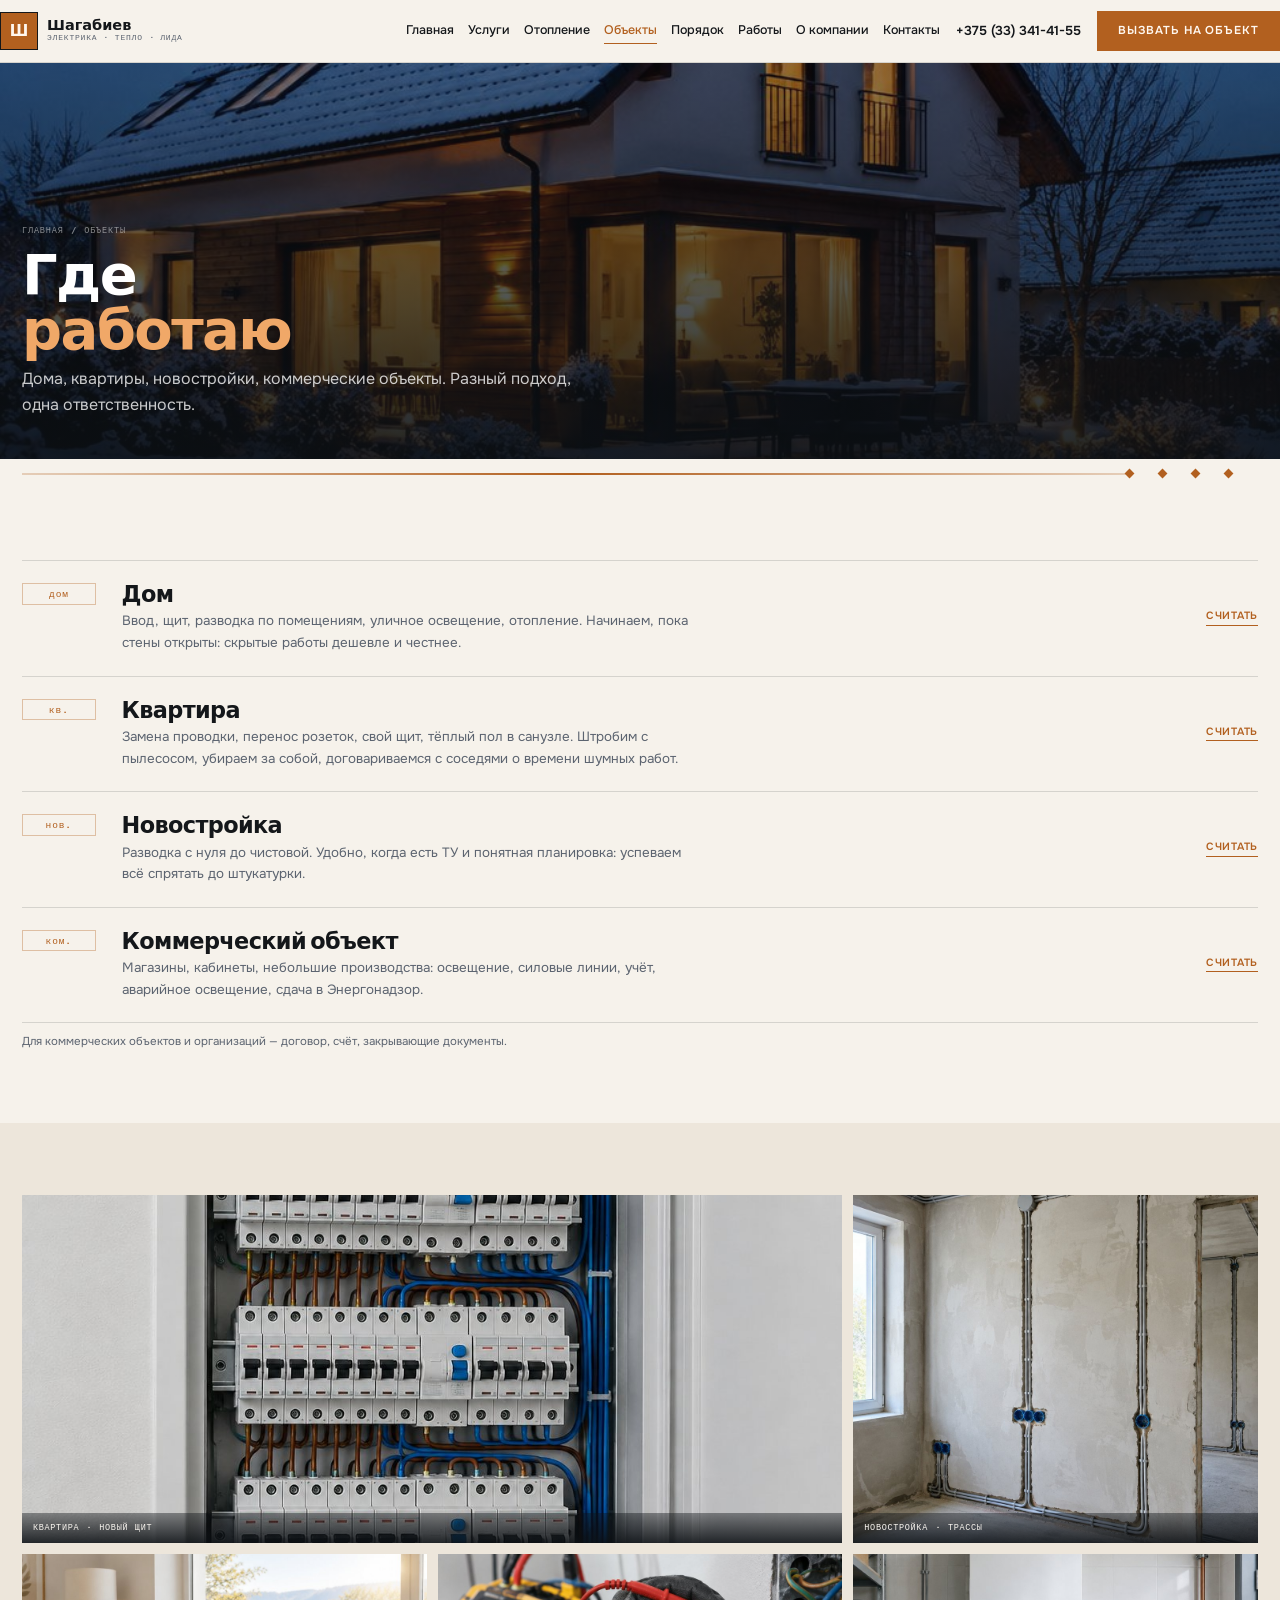
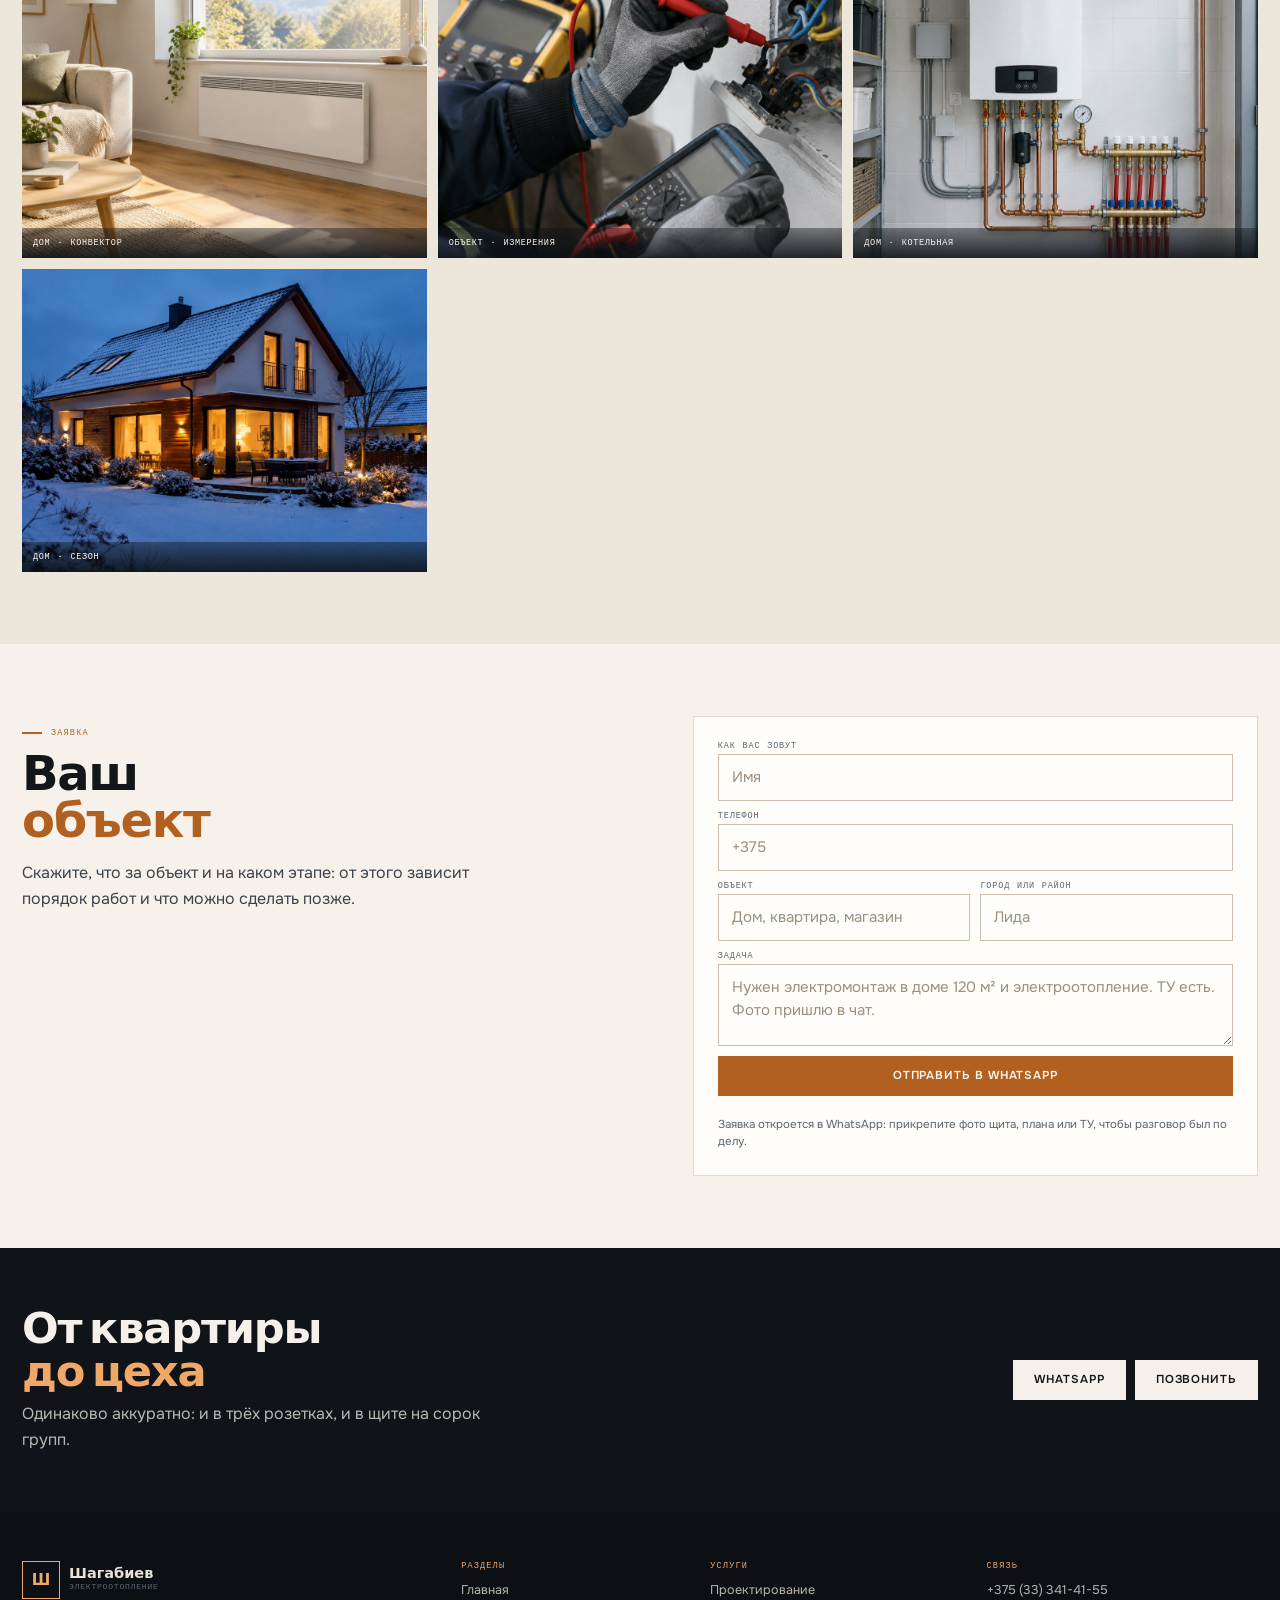
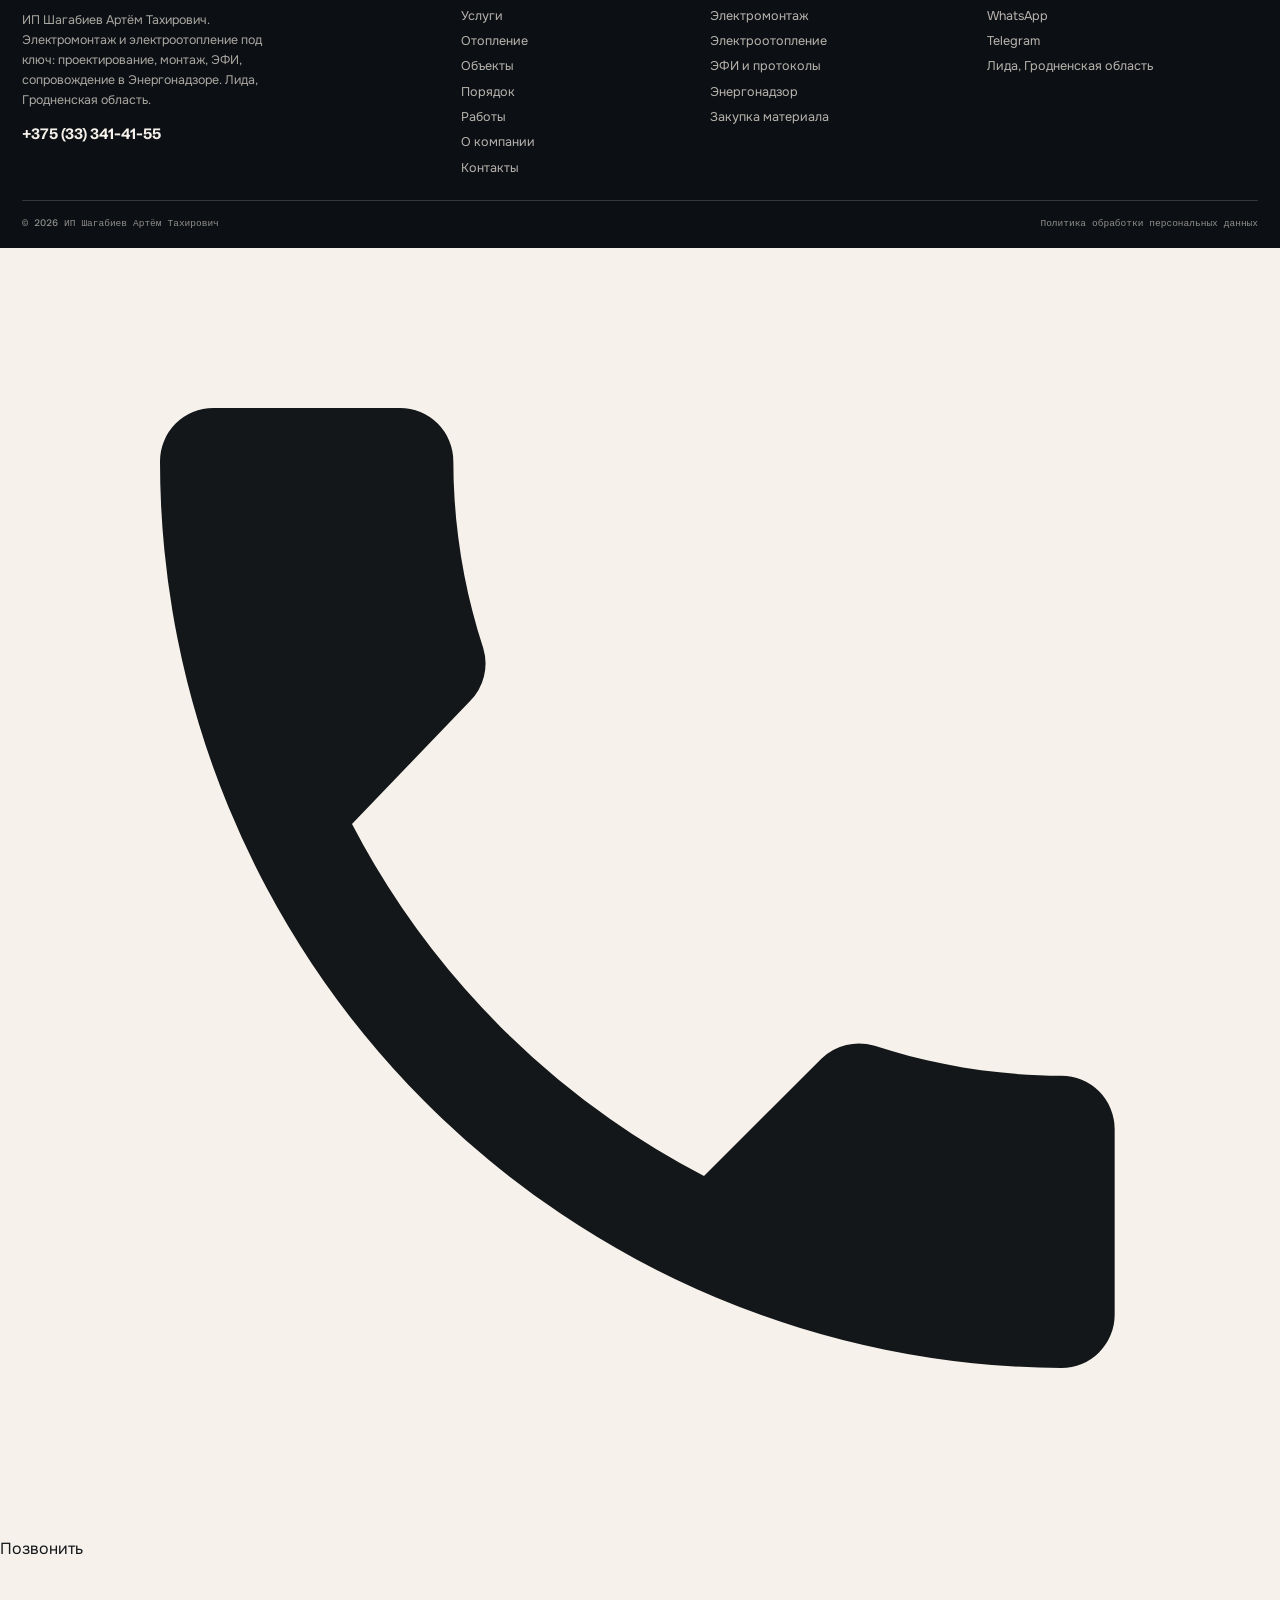
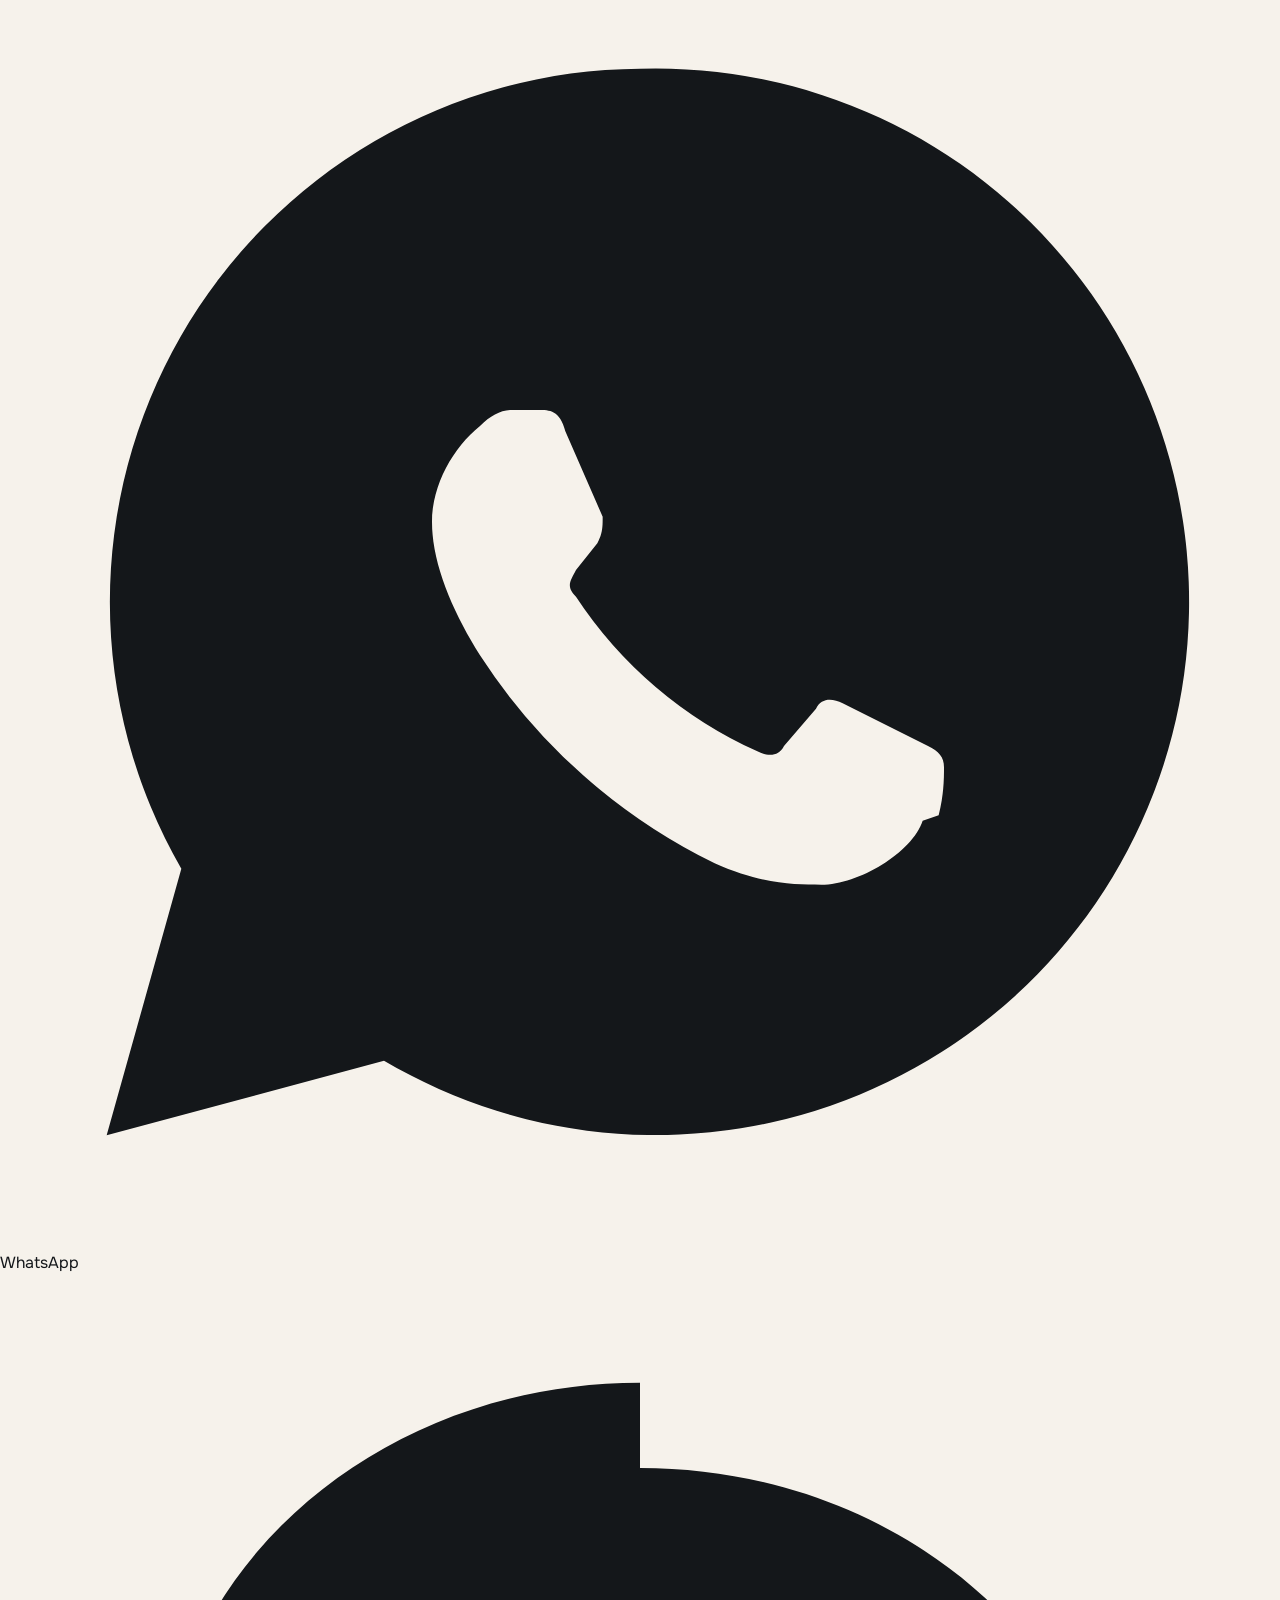
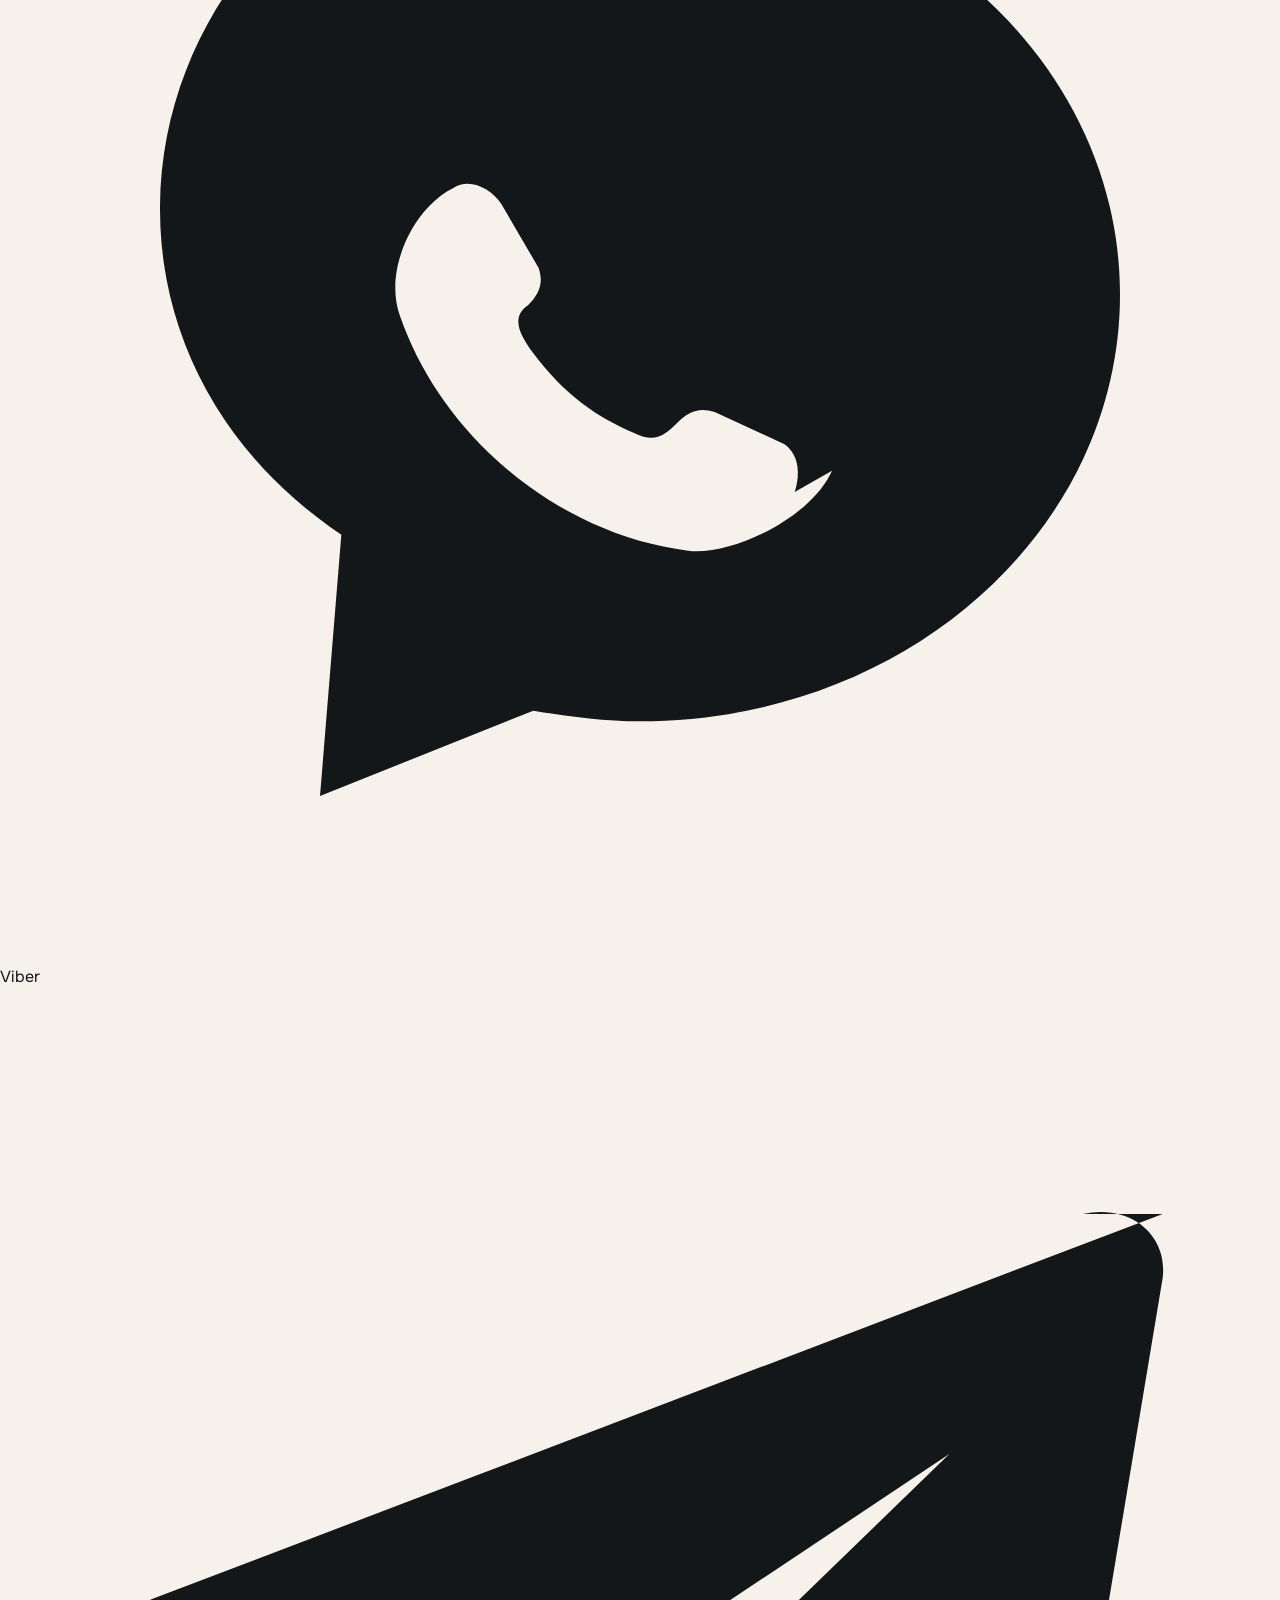
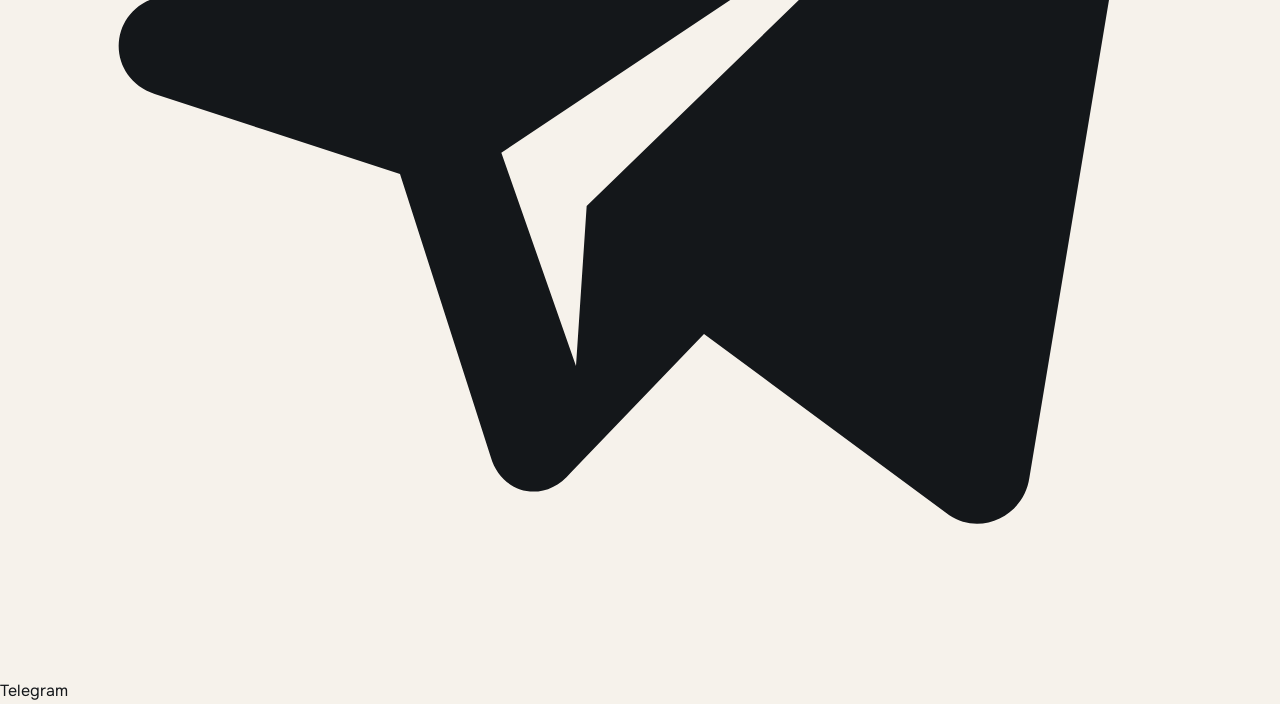
<file: obekty.html>
<!DOCTYPE html>
<html lang="ru">
<head>
<meta charset="utf-8">
<meta name="viewport" content="width=device-width, initial-scale=1">
<title>Объекты: дома, квартиры, новостройки, коммерция | Шагабиев</title>
<meta name="description" content="Электромонтаж в домах, квартирах, новостройках и на коммерческих объектах в Лиде и районе.">
<meta property="og:title" content="Объекты: дома, квартиры, новостройки, коммерция | Шагабиев">
<meta property="og:description" content="Электромонтаж в домах, квартирах, новостройках и на коммерческих объектах в Лиде и районе.">
<meta property="og:type" content="website">
<meta name="theme-color" content="#F6F2EB">
<style>
:root{--bg:#F6F2EB;--bg2:#EDE6DB;--ink:#14171A;--ink2:#2A2F35;--copper:#B2601F;--copper2:#D98336;
--quiet:#5C6470;--line:rgba(20,23,26,.14);--white:#FFFDF9;--pad:22px;--max:1300px;
--d:'Schibsted Grotesk',system-ui,sans-serif;--b:'Onest',system-ui,sans-serif;--m:'Azeret Mono',ui-monospace,monospace}
*{box-sizing:border-box}html{-webkit-text-size-adjust:100%}body{margin:0;background:var(--bg);color:var(--ink);font:16px/1.62 var(--b);-webkit-font-smoothing:antialiased}
img{max-width:100%;display:block}h1,h2,h3{margin:0;font-family:var(--d);font-weight:700;line-height:.99;letter-spacing:-.028em}
a{color:inherit;text-decoration:none}[hidden]{display:none!important}
.wrap{width:100%;max-width:var(--max);margin:0 auto;padding:0 var(--pad)}
.header{position:sticky;top:0;z-index:40;background:rgba(246,242,235,.94);border-bottom:1px solid var(--line);backdrop-filter:blur(8px)}
.header__in{display:flex;align-items:center;gap:16px;padding:11px 0}
.logo{display:flex;align-items:center;gap:9px}
.logo__mark{width:38px;height:38px;border:1.5px solid var(--ink);display:grid;place-items:center;background:var(--copper);color:#FFF7EF;font:700 15px/1 var(--d)}
.logo__txt{display:flex;flex-direction:column;line-height:1.15}
.logo__txt b{font:700 14.5px/1 var(--d)}
.logo__txt i{font:500 8px/1.5 var(--m);letter-spacing:.1em;text-transform:uppercase;color:var(--quiet);font-style:normal}
.nav{display:flex;gap:14px;margin-left:auto;font:500 12.5px/1 var(--b)}
.nav a{padding:6px 0;border-bottom:1px solid transparent}
.nav a:hover,.nav a.is-on{border-color:var(--copper);color:var(--copper)}
.header__tel{font:600 13px/1 var(--b);white-space:nowrap}
.btn{display:inline-flex;align-items:center;justify-content:center;gap:8px;padding:13px 20px;font:600 11.5px/1 var(--b);letter-spacing:.08em;text-transform:uppercase;border:1px solid var(--ink);background:var(--ink);color:var(--white);cursor:pointer;transition:.18s}
.btn:hover{background:#000}
.btn--copper{background:var(--copper);border-color:var(--copper);color:#FFF8F1}
.btn--copper:hover{background:#985016;border-color:#985016}
.btn--ghost{background:transparent;color:var(--ink);border-color:var(--ink)}
.btn--ghost:hover{background:var(--ink);color:var(--white)}
.burger{display:none;width:42px;height:36px;border:1px solid var(--ink);background:transparent;align-items:center;justify-content:center;flex-direction:column;gap:4px;cursor:pointer}
.burger i{display:block;width:16px;height:1px;background:var(--ink)}
.burger.is-close i:first-child{transform:rotate(45deg) translateY(3px)}
.burger.is-close i:last-child{transform:rotate(-45deg) translateY(-3px)}
.drawer{position:fixed;inset:0;z-index:90;background:rgba(16,18,21,.76);display:none}
.drawer[data-open]{display:block}
.drawer__in{position:absolute;inset:0 0 0 auto;width:min(400px,92vw);background:var(--bg);padding:18px;overflow-y:auto}
.drawer__top{display:flex;justify-content:space-between;align-items:center;margin-bottom:16px}
.drawer__nav{display:grid;font:700 21px/1 var(--d);letter-spacing:-.01em}
.drawer__nav a{padding:13px 0;border-bottom:1px solid var(--line)}
.drawer__cta{width:100%;margin-top:16px}
.drawer__note{font-size:12px;color:var(--quiet);margin-top:10px}
body.is-locked{overflow:hidden}
.hero{position:relative;min-height:min(94svh,820px);display:flex;align-items:flex-end;overflow:hidden;background:#0C1014}
.hero__img{position:absolute;inset:0;width:100%;height:100%;object-fit:cover}
.hero::after{content:'';position:absolute;inset:0;background:linear-gradient(180deg,rgba(10,14,18,.5),rgba(10,14,18,.12) 42%,rgba(10,14,18,.78) 78%,#0C1014 100%)}
.hero__in{position:relative;z-index:2;width:100%;padding:clamp(28px,4.6vw,58px) 0 clamp(14px,2vw,22px);color:#FAF6F0}
.hero h1{font-size:clamp(2rem,5.5vw,4.5rem);letter-spacing:-.035em;color:#fff}
.hero h1 em{font-style:normal;color:#F0A868}
.hero__lede{max-width:44ch;margin:14px 0 18px;color:rgba(250,246,240,.86)}
.hero__acts{display:flex;flex-wrap:wrap;gap:9px;margin-bottom:clamp(14px,2.2vw,26px)}
.hero__acts .btn--ghost{color:#fff;border-color:rgba(255,255,255,.6)}
.hero__acts .btn--ghost:hover{background:#fff;color:var(--ink)}
.hero__facts{display:grid;grid-template-columns:repeat(4,minmax(0,1fr));border-top:1px solid rgba(255,255,255,.28);gap:0 12px}
.hero__facts div{padding:11px 0 0}
.hero__facts b{display:block;font:700 clamp(.92rem,1.4vw,1.1rem)/1.2 var(--d)}
.hero__facts span{font:500 8.5px/1.5 var(--m);letter-spacing:.08em;text-transform:uppercase;color:#F0A868}
@media (max-width:1024px){.nav{display:none}.burger{display:flex}.header__tel{display:none}.hero__facts{grid-template-columns:1fr 1fr}}
@media (max-width:380px){.header .btn--copper{display:none}}
</style>
<link rel="preconnect" href="https://fonts.googleapis.com">
<link rel="preconnect" href="https://fonts.gstatic.com" crossorigin>
<link href="https://fonts.googleapis.com/css2?family=Schibsted+Grotesk:wght@500;600;700&family=Onest:wght@400;500;600&family=Azeret+Mono:wght@400;500&display=swap" rel="stylesheet">
<link rel="stylesheet" href="assets/css/style.v1.css">
<link rel="icon" href="assets/img/favicon.svg" type="image/svg+xml">
</head>
<body>
<header class="header"><div class="header__in wrap">
<a class="logo" href="index.html"><span class="logo__mark">Ш</span><span class="logo__txt"><b>Шагабиев</b><i>электрика · тепло · Лида</i></span></a>
<nav class="nav" aria-label="Основное меню"><a href="index.html">Главная</a><a href="uslugi.html">Услуги</a><a href="otoplenie.html">Отопление</a><a href="obekty.html" class="is-on">Объекты</a><a href="kak-rabotaem.html">Порядок</a><a href="raboty.html">Работы</a><a href="o-kompanii.html">О компании</a><a href="kontakty.html">Контакты</a></nav>
<a class="header__tel" href="tel:+375333414155">+375 (33) 341-41-55</a>
<a class="btn btn--copper" href="#zayavka">Вызвать на объект</a>
<button class="burger" type="button" aria-label="Меню" aria-expanded="false" aria-controls="drawer"><i></i><i></i><i></i></button>
</div></header>
<div class="drawer" id="drawer" role="dialog" aria-modal="true" aria-label="Меню" hidden>
<div class="drawer__in">
<div class="drawer__top">
<a class="logo" href="index.html"><span class="logo__mark">Ш</span><span class="logo__txt"><b>Шагабиев</b><i>Лида</i></span></a>
<button class="burger is-close" type="button" data-close aria-label="Закрыть меню"><i></i><i></i></button>
</div>
<nav class="drawer__nav"><a href="index.html">Главная</a><a href="uslugi.html">Услуги</a><a href="otoplenie.html">Отопление</a><a href="obekty.html">Объекты</a><a href="kak-rabotaem.html">Порядок</a><a href="raboty.html">Работы</a><a href="o-kompanii.html">О компании</a><a href="kontakty.html">Контакты</a></nav>
<a class="btn btn--copper drawer__cta" href="tel:+375333414155">Позвонить +375 (33) 341-41-55</a>
<p class="drawer__note">Электромонтаж и электроотопление под ключ. Проектирование, ЭФИ, помощь при сдаче в Энергонадзор. Без предоплаты, по договору, с гарантией.</p>
</div></div>
<main>
<section class="phero"><img src="assets/img/hero.jpg" alt="Дом зимой" width="1536" height="1024">
<div class="phero__in"><div class="wrap"><div class="crumbs"><a href="index.html">Главная</a> / Объекты</div>
<h1>Где<br><em>работаю</em></h1><p>Дома, квартиры, новостройки, коммерческие объекты. Разный подход, одна ответственность.</p></div></div></section>
<div class="bus" aria-hidden="true"><i></i><i></i><i></i><i></i></div>
<section class="section"><div class="wrap"><div class="groups">
<article class="grp anchor" id="house"><span class="grp__tag">дом</span><div><h3>Дом</h3><p>Ввод, щит, разводка по помещениям, уличное освещение, отопление. Начинаем, пока стены открыты: скрытые работы дешевле и честнее.</p></div><a class="grp__go" href="#zayavka">Считать</a></article>
<article class="grp anchor" id="flat"><span class="grp__tag">кв.</span><div><h3>Квартира</h3><p>Замена проводки, перенос розеток, свой щит, тёплый пол в санузле. Штробим с пылесосом, убираем за собой, договариваемся с соседями о времени шумных работ.</p></div><a class="grp__go" href="#zayavka">Считать</a></article>
<article class="grp anchor" id="new"><span class="grp__tag">нов.</span><div><h3>Новостройка</h3><p>Разводка с нуля до чистовой. Удобно, когда есть ТУ и понятная планировка: успеваем всё спрятать до штукатурки.</p></div><a class="grp__go" href="#zayavka">Считать</a></article>
<article class="grp anchor" id="commercial"><span class="grp__tag">ком.</span><div><h3>Коммерческий объект</h3><p>Магазины, кабинеты, небольшие производства: освещение, силовые линии, учёт, аварийное освещение, сдача в Энергонадзор.</p></div><a class="grp__go" href="#zayavka">Считать</a></article>
</div>
<p class="hint">Для коммерческих объектов и организаций — договор, счёт, закрывающие документы.</p>
</div></section>
<section class="section section--dim"><div class="wrap">
<div class="gal">
<figure class="wide"><img src="assets/img/board.jpg" alt="Щит" width="1024" height="1024" loading="lazy"><figcaption>Квартира · новый щит</figcaption></figure>
<figure><img src="assets/img/cable.jpg" alt="Трассы" width="1024" height="1024" loading="lazy"><figcaption>Новостройка · трассы</figcaption></figure>
<figure><img src="assets/img/convector.jpg" alt="Конвектор" width="1024" height="1024" loading="lazy"><figcaption>Дом · конвектор</figcaption></figure>
<figure><img src="assets/img/meas.jpg" alt="Измерения" width="1024" height="1024" loading="lazy"><figcaption>Объект · измерения</figcaption></figure>
<figure><img src="assets/img/boiler.jpg" alt="Котельная" width="1024" height="1024" loading="lazy"><figcaption>Дом · котельная</figcaption></figure>
<figure><img src="assets/img/hero.jpg" alt="Дом" width="1536" height="1024" loading="lazy"><figcaption>Дом · сезон</figcaption></figure>
</div>
</div></section>
<section class="section" id="zayavka"><div class="wrap"><div class="two">
<div><p class="eyebrow">заявка</p><h2 class="h2" style="margin-bottom:12px">Ваш<br><em>объект</em></h2>
<p style="color:#3B424A;max-width:44ch">Скажите, что за объект и на каком этапе: от этого зависит порядок работ и что можно сделать позже.</p></div>
<div class="card"><form class="form" id="lead">
<label>Как вас зовут<input type="text" id="lName" placeholder="Имя" required></label>
<label>Телефон<input type="tel" id="lTel" placeholder="+375" required></label>
<div class="row2"><label>Объект<input type="text" id="lObj" placeholder="Дом, квартира, магазин"></label><label>Город или район<input type="text" id="lCity" placeholder="Лида"></label></div>
<label>Задача<textarea id="lTask" placeholder="Нужен электромонтаж в доме 120 м² и электроотопление. ТУ есть. Фото пришлю в чат."></textarea></label>
<button class="btn btn--copper" type="submit">Отправить в WhatsApp</button>
<p class="hint">Заявка откроется в WhatsApp: прикрепите фото щита, плана или ТУ, чтобы разговор был по делу.</p>
</form></div>
</div></div></section>
<section class="cta"><div class="wrap cta__in"><div><h2>От квартиры<br><em>до цеха</em></h2><p>Одинаково аккуратно: и в трёх розетках, и в щите на сорок групп.</p></div>
<div class="cta__acts"><a class="btn btn--light" href="https://wa.me/375333414155" target="_blank" rel="noopener">WhatsApp</a><a class="btn btn--light" href="tel:+375333414155">Позвонить</a></div></div></section>
</main>
<footer class="footer"><div class="wrap">
<div class="footer__top">
<div class="footer__about"><a class="logo logo--f" href="index.html"><span class="logo__mark">Ш</span><span class="logo__txt"><b>Шагабиев</b><i>электроотопление</i></span></a>
<p>ИП Шагабиев Артём Тахирович. Электромонтаж и электроотопление под ключ: проектирование, монтаж, ЭФИ, сопровождение в Энергонадзоре. Лида, Гродненская область.</p>
<a class="footer__tel" href="tel:+375333414155">+375 (33) 341-41-55</a>
</div>
<div><h4>Разделы</h4><ul><li><a href="index.html">Главная</a></li><li><a href="uslugi.html">Услуги</a></li><li><a href="otoplenie.html">Отопление</a></li><li><a href="obekty.html">Объекты</a></li><li><a href="kak-rabotaem.html">Порядок</a></li><li><a href="raboty.html">Работы</a></li><li><a href="o-kompanii.html">О компании</a></li><li><a href="kontakty.html">Контакты</a></li></ul></div>
<div><h4>Услуги</h4><ul><li><a href="uslugi.html#proekt">Проектирование</a></li><li><a href="uslugi.html#montazh">Электромонтаж</a></li><li><a href="otoplenie.html">Электроотопление</a></li><li><a href="uslugi.html#efi">ЭФИ и протоколы</a></li><li><a href="uslugi.html#energonadzor">Энергонадзор</a></li><li><a href="uslugi.html#material">Закупка материала</a></li></ul></div>
<div><h4>Связь</h4><ul><li><a href="tel:+375333414155">+375 (33) 341-41-55</a></li><li><a href="https://wa.me/375333414155" target="_blank" rel="noopener">WhatsApp</a></li><li><a href="https://t.me/+375333414155" target="_blank" rel="noopener">Telegram</a></li><li><a href="https://yandex.by/maps/?text=%D0%9B%D0%B8%D0%B4%D0%B0%20%D1%8D%D0%BB%D0%B5%D0%BA%D1%82%D1%80%D0%BE%D0%BC%D0%BE%D0%BD%D1%82%D0%B0%D0%B6%20%D1%8D%D0%BB%D0%B5%D0%BA%D1%82%D1%80%D0%BE%D0%BE%D1%82%D0%BE%D0%BF%D0%BB%D0%B5%D0%BD%D0%B8%D0%B5" target="_blank" rel="noopener">Лида, Гродненская область</a></li></ul></div>
</div>
<div class="footer__bottom"><span>© <span id="yr">2026</span> ИП Шагабиев Артём Тахирович</span>
<span><a href="politika.html">Политика обработки персональных данных</a></span></div>
</div></footer>
<div class="mbar" role="navigation" aria-label="Быстрая связь">
<a href="tel:+375333414155"><svg viewBox="0 0 24 24" fill="currentColor" aria-hidden="true"><path d="M6.6 10.8a15.5 15.5 0 0 0 6.6 6.6l2.2-2.2a1 1 0 0 1 1-.24c1.1.36 2.3.56 3.5.56a1 1 0 0 1 1 1V20a1 1 0 0 1-1 1A17 17 0 0 1 3 4a1 1 0 0 1 1-1h3.5a1 1 0 0 1 1 1c0 1.2.2 2.4.56 3.5a1 1 0 0 1-.25 1z"/></svg>Позвонить</a>
<a href="https://wa.me/375333414155" target="_blank" rel="noopener"><svg viewBox="0 0 24 24" fill="currentColor" aria-hidden="true"><path d="M12 2a10 10 0 0 0-8.6 15L2 22l5.2-1.4A10 10 0 1 0 12 2m5.3 14.1c-.2.6-1.2 1.2-1.9 1.2-.5 0-1.1 0-2-.4a11 11 0 0 1-4.4-3.9c-.5-.8-.9-1.7-.9-2.5 0-.7.4-1.4.9-1.8.2-.2.4-.3.6-.3h.5c.2 0 .4 0 .5.4l.7 1.6c0 .2 0 .3-.1.5l-.4.5c-.1.2-.2.3 0 .5a8 8 0 0 0 3.4 2.9c.2.1.4.1.5-.1l.6-.7c.1-.2.3-.2.5-.1l1.6.8c.2.1.3.2.3.4s0 .5-.1.9"/></svg>WhatsApp</a>
<a href="viber://chat?number=%2B375333414155"><svg viewBox="0 0 24 24" fill="currentColor" aria-hidden="true"><path d="M12 2C7 2 3 5.6 3 10c0 2.5 1.3 4.7 3.4 6.1L6 21l4-1.6c.6.1 1.3.2 2 .2 5 0 9-3.6 9-8s-4-8-9-8m3.6 11.3c-.4.9-1.9 1.6-2.7 1.5-2.4-.3-4.6-2.1-5.4-4.4-.3-.8.2-2 1-2.4.3-.2.7 0 .9.3l.7 1.2c.1.3 0 .5-.2.7-.3.2-.2.5.1.9.6.8 1.2 1.2 1.9 1.5.4.2.6 0 .8-.2s.4-.3.7-.2l1.3.6c.3.2.3.6.2.9"/></svg>Viber</a>
<a href="https://t.me/+375333414155" target="_blank" rel="noopener"><svg viewBox="0 0 24 24" fill="currentColor" aria-hidden="true"><path d="M21.8 4.2 2.9 11.4c-.9.3-.9 1.5 0 1.8l4.6 1.5 1.7 5.3c.2.7 1 .9 1.5.3l2.5-2.6 4.6 3.4c.6.4 1.4 0 1.5-.7l2.5-15c.1-.8-.6-1.4-1.5-1.2M9.4 14.3l8.4-5.6-6.8 6.6-.2 3z"/></svg>Telegram</a>
</div>
<script src="assets/js/main.v1.js"></script>
</body>
</html>
</file>
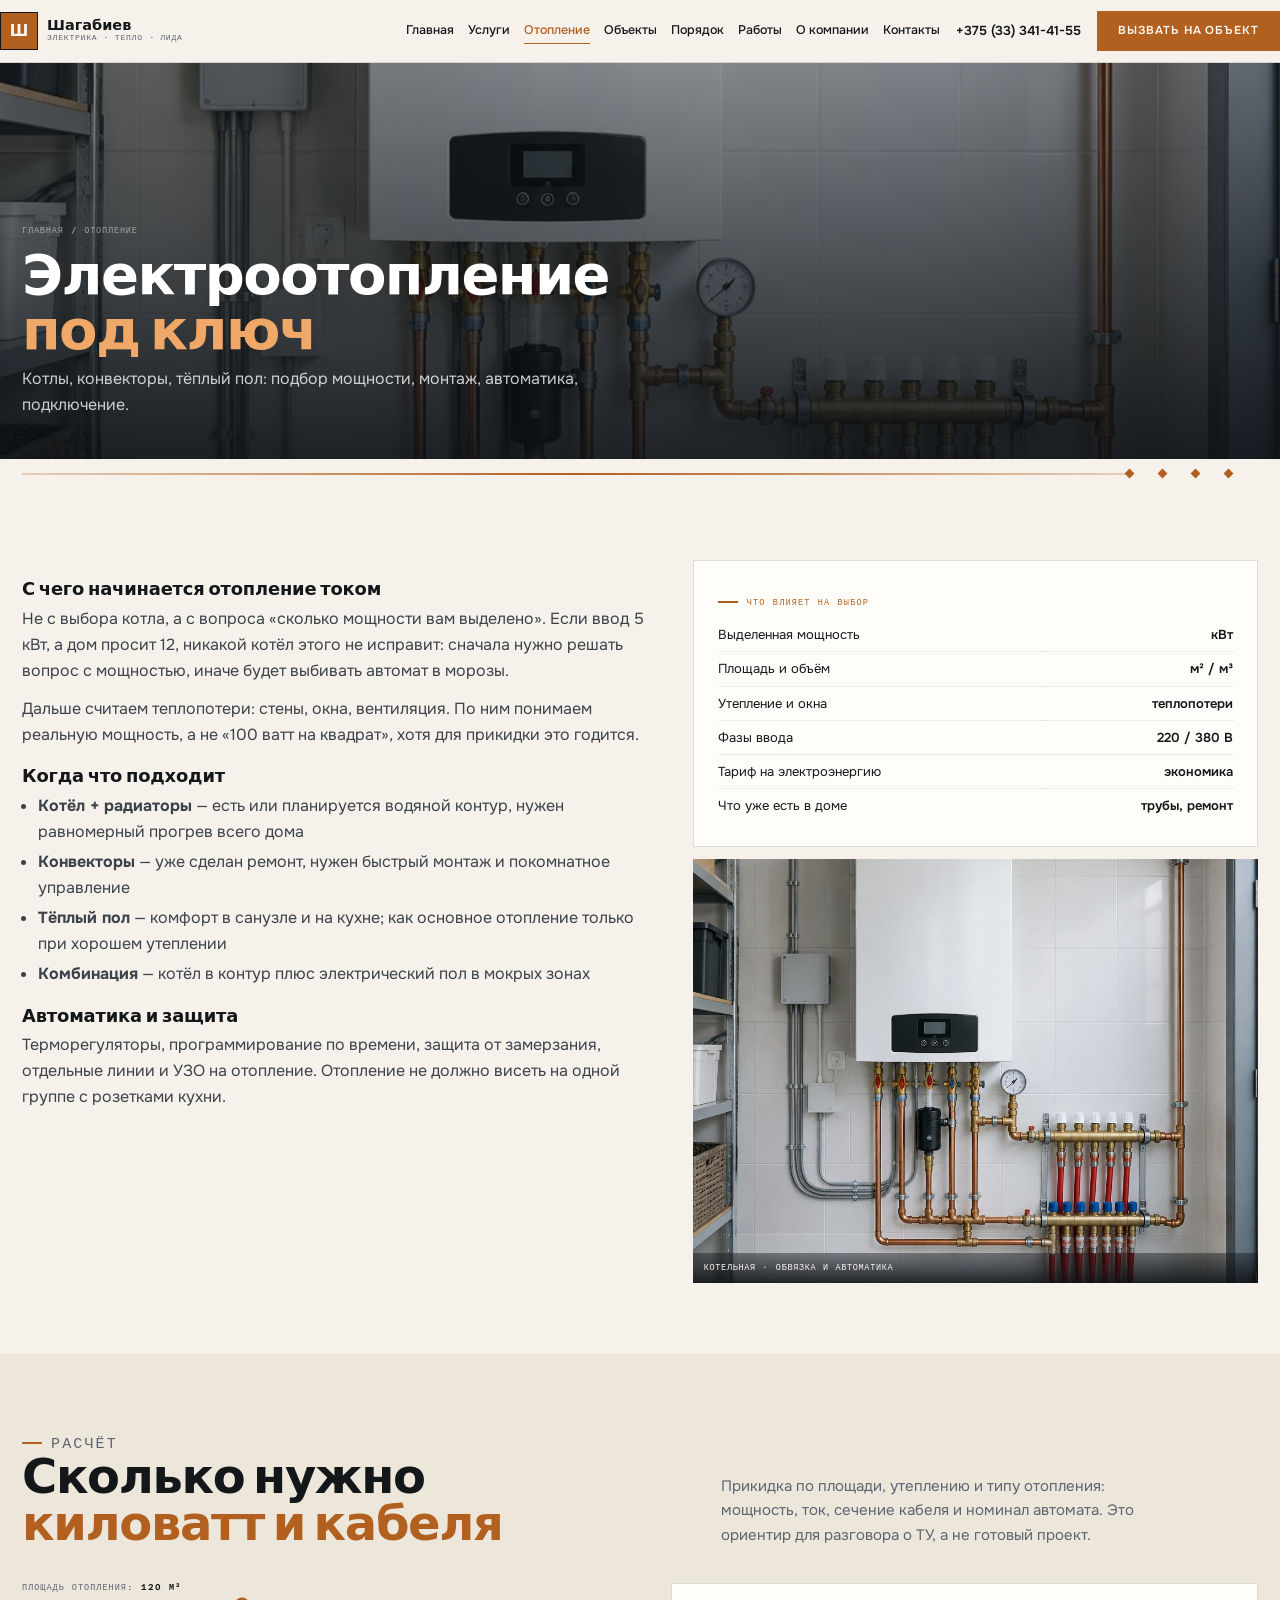
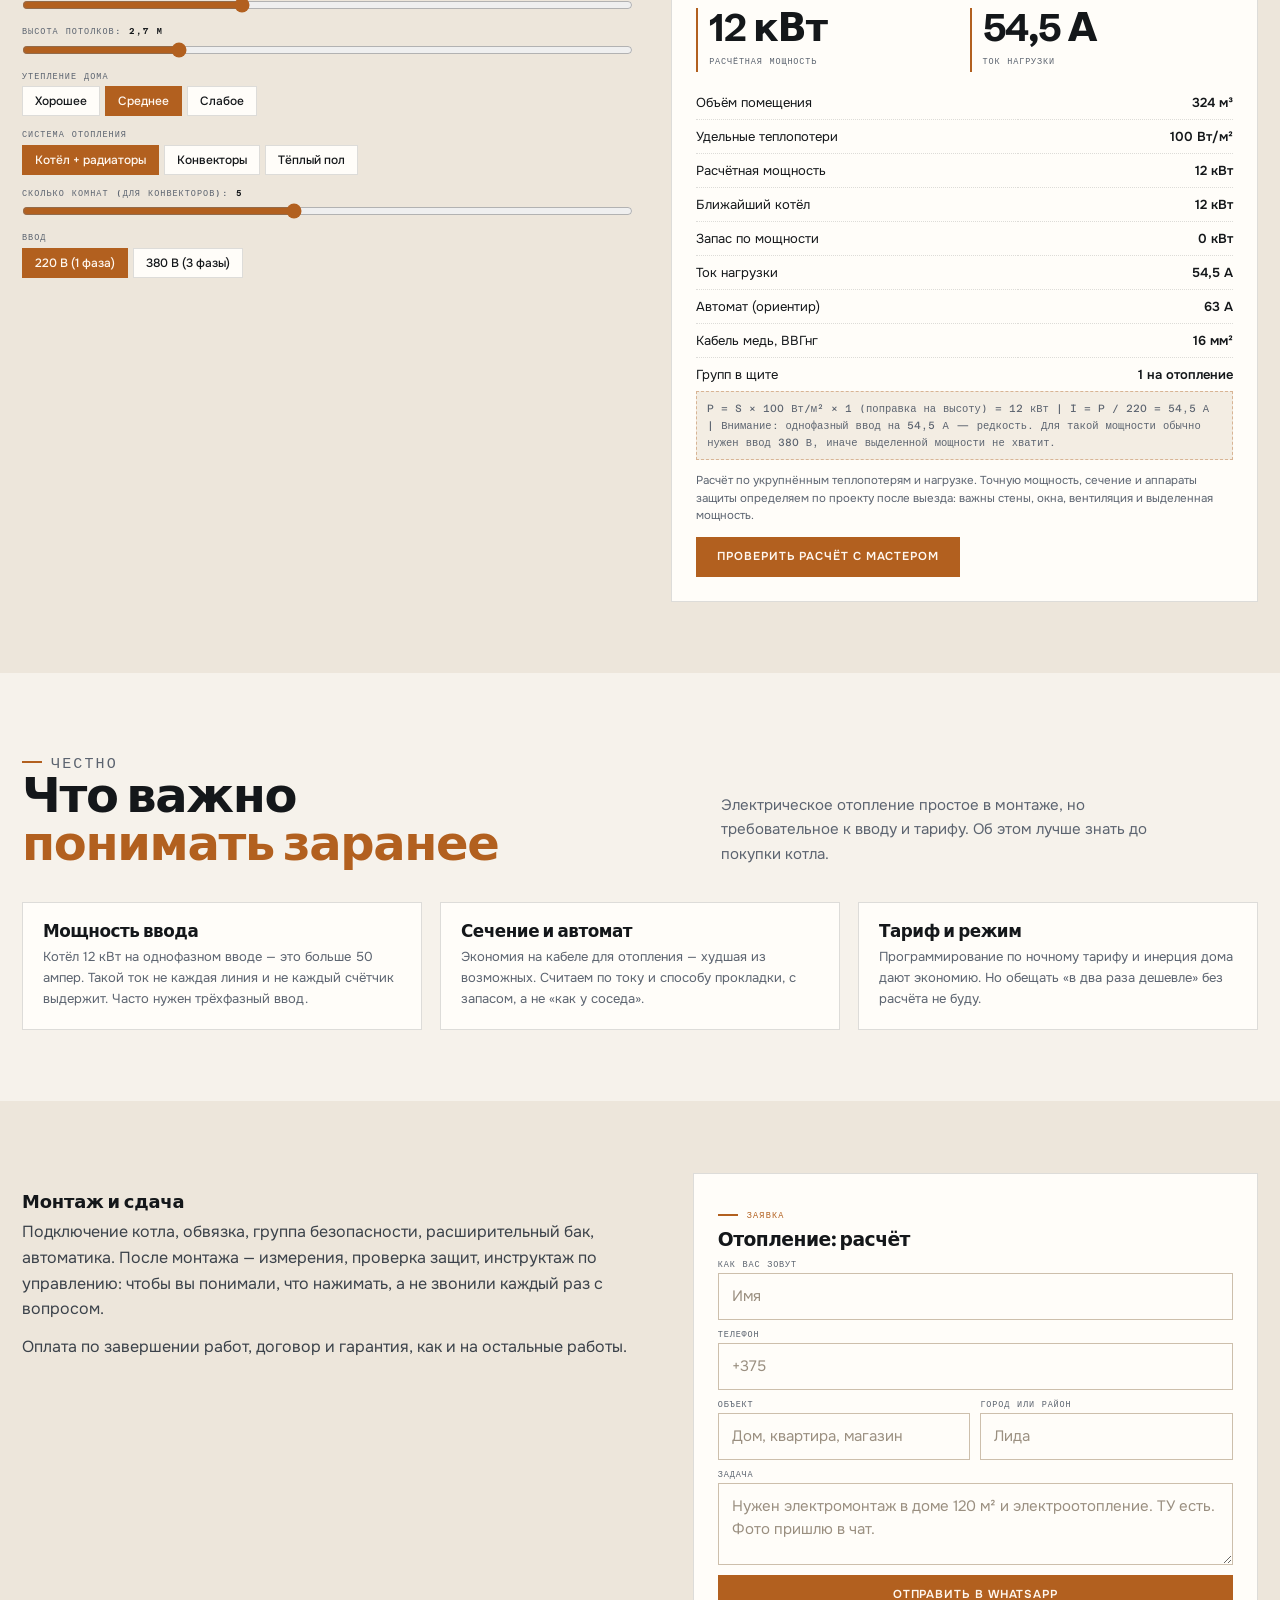
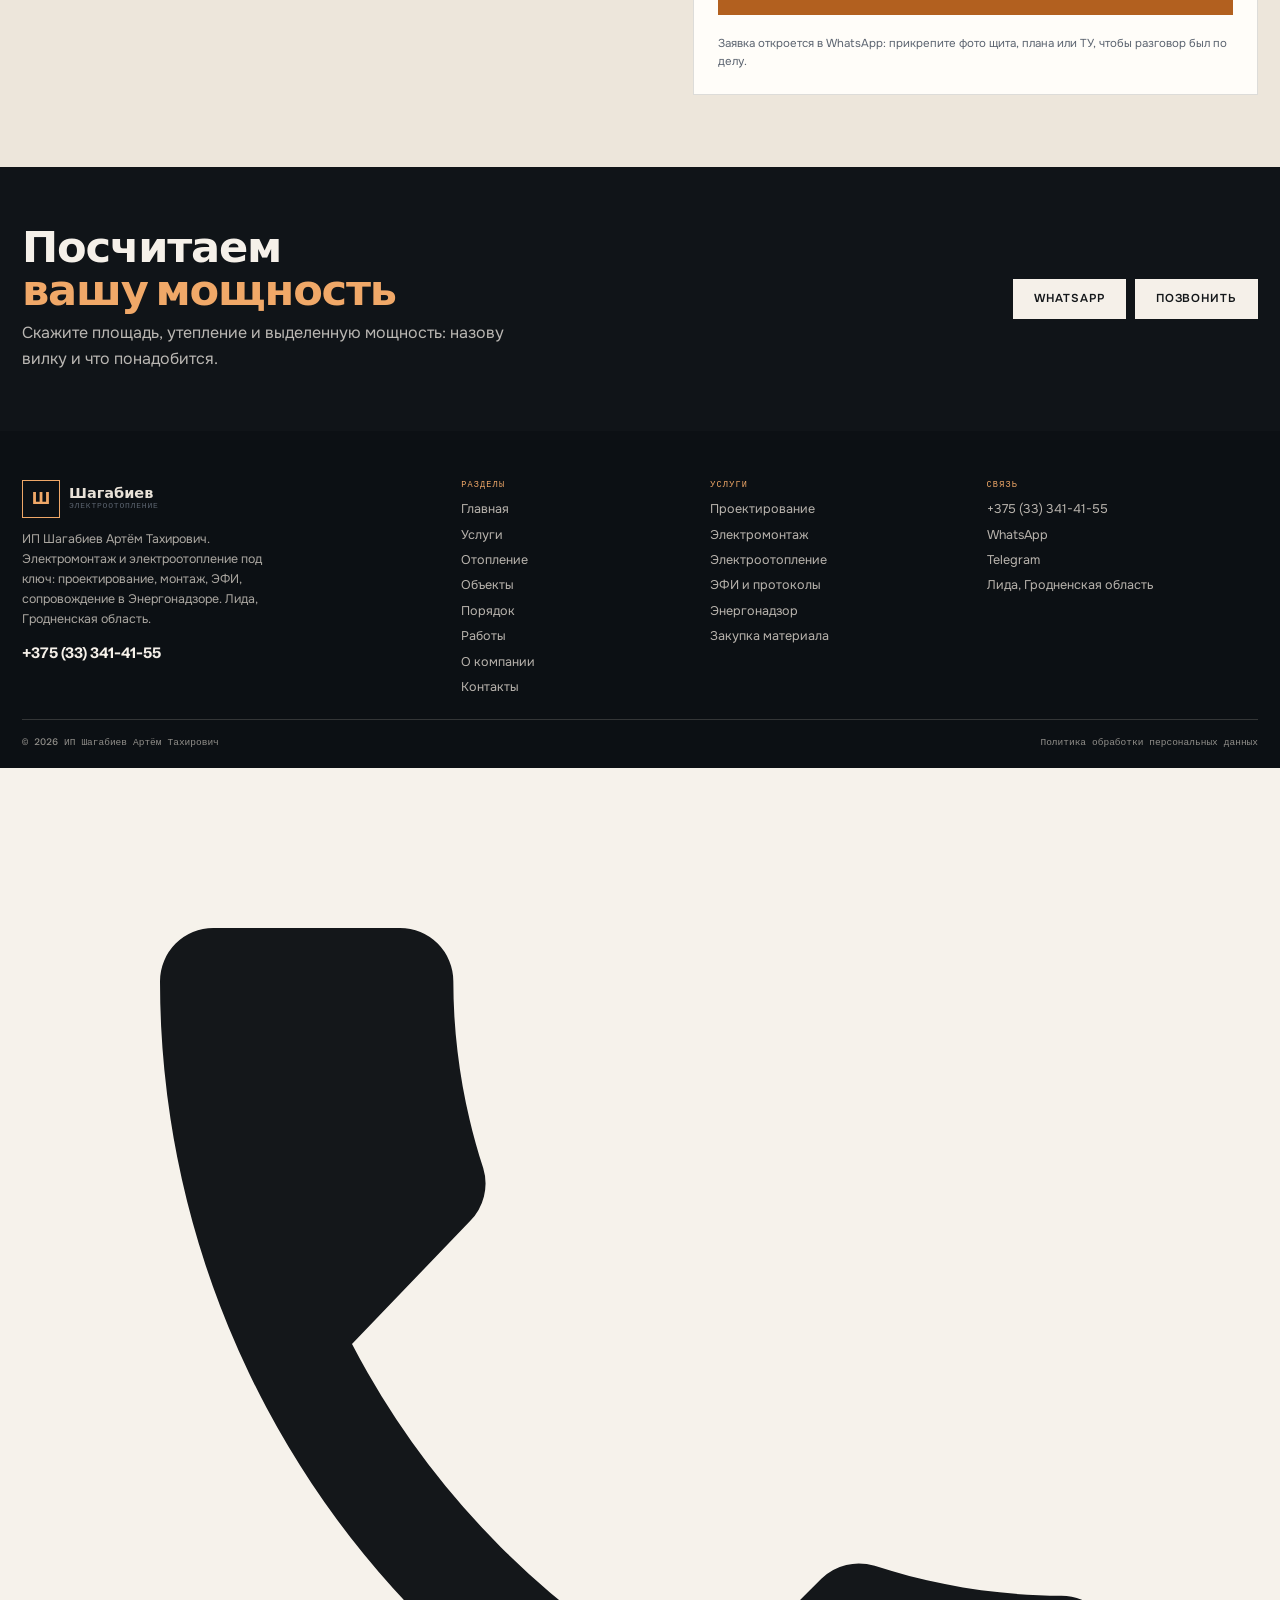
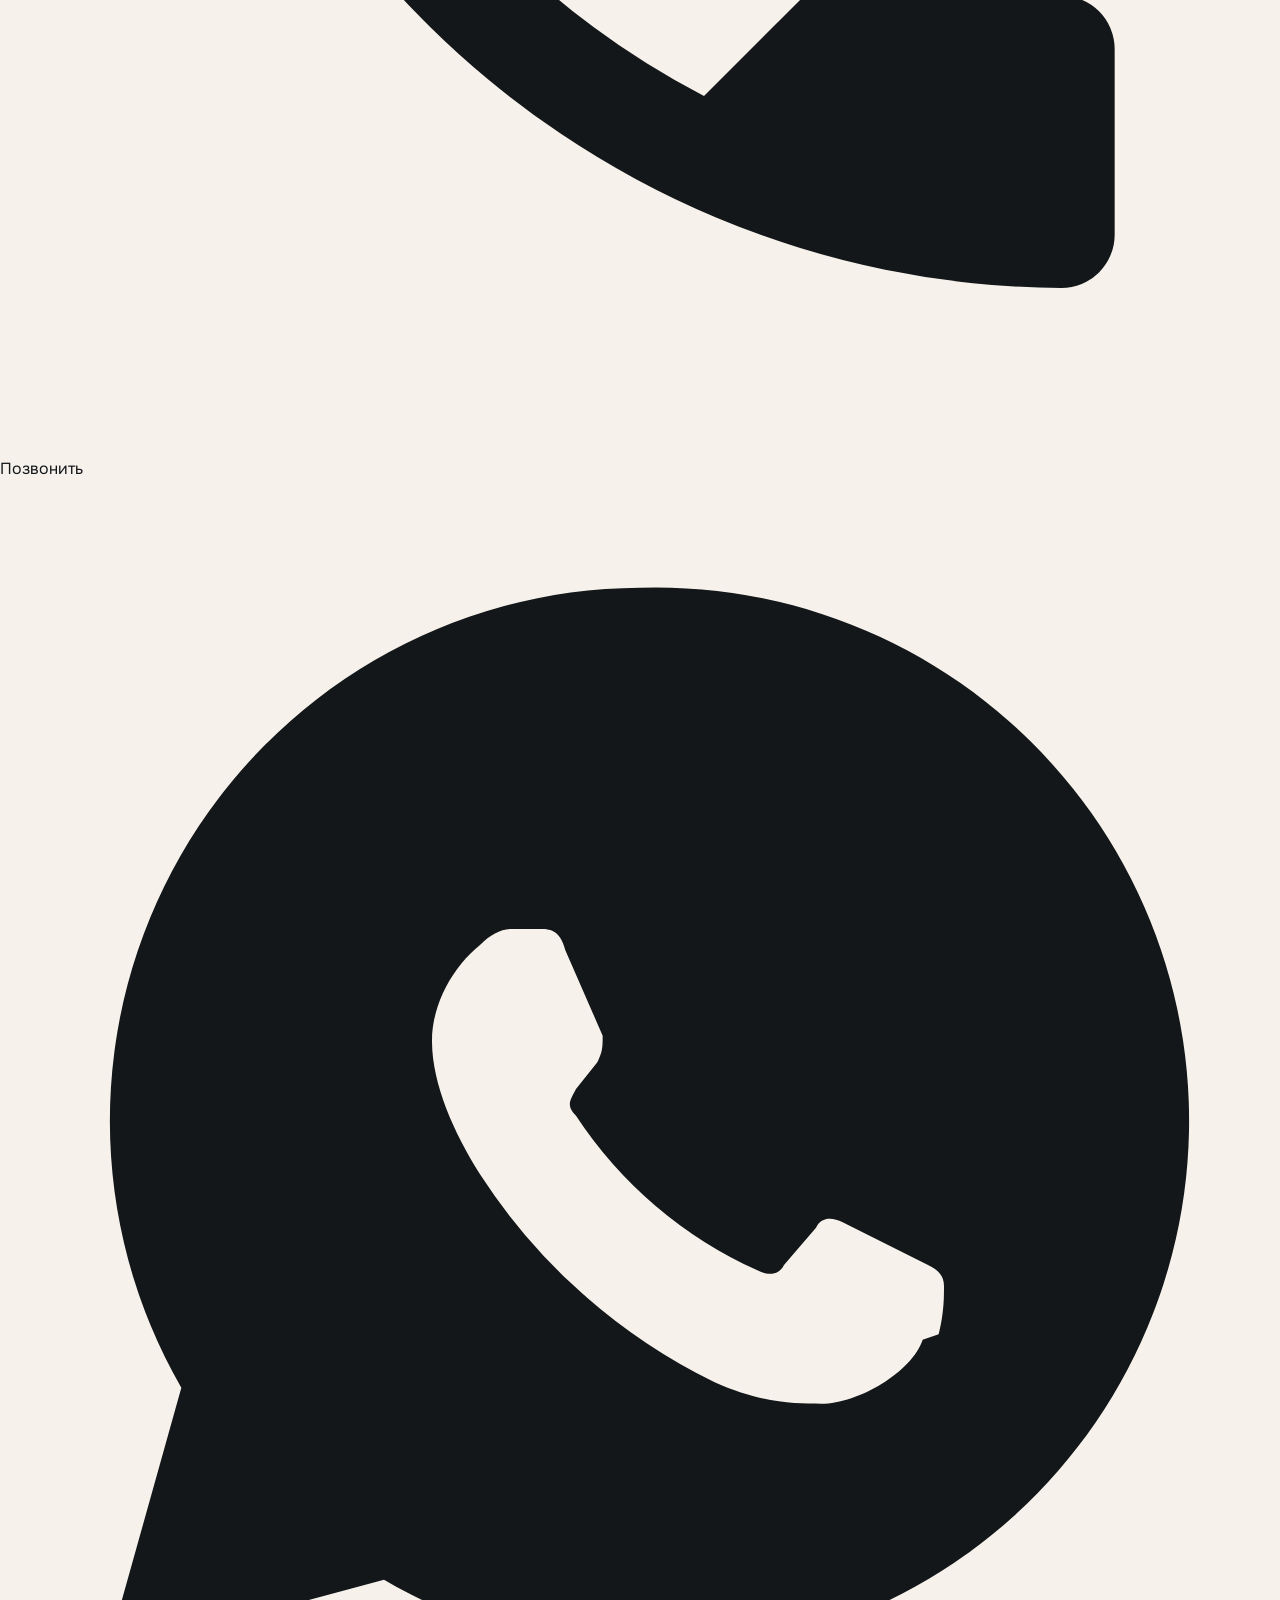
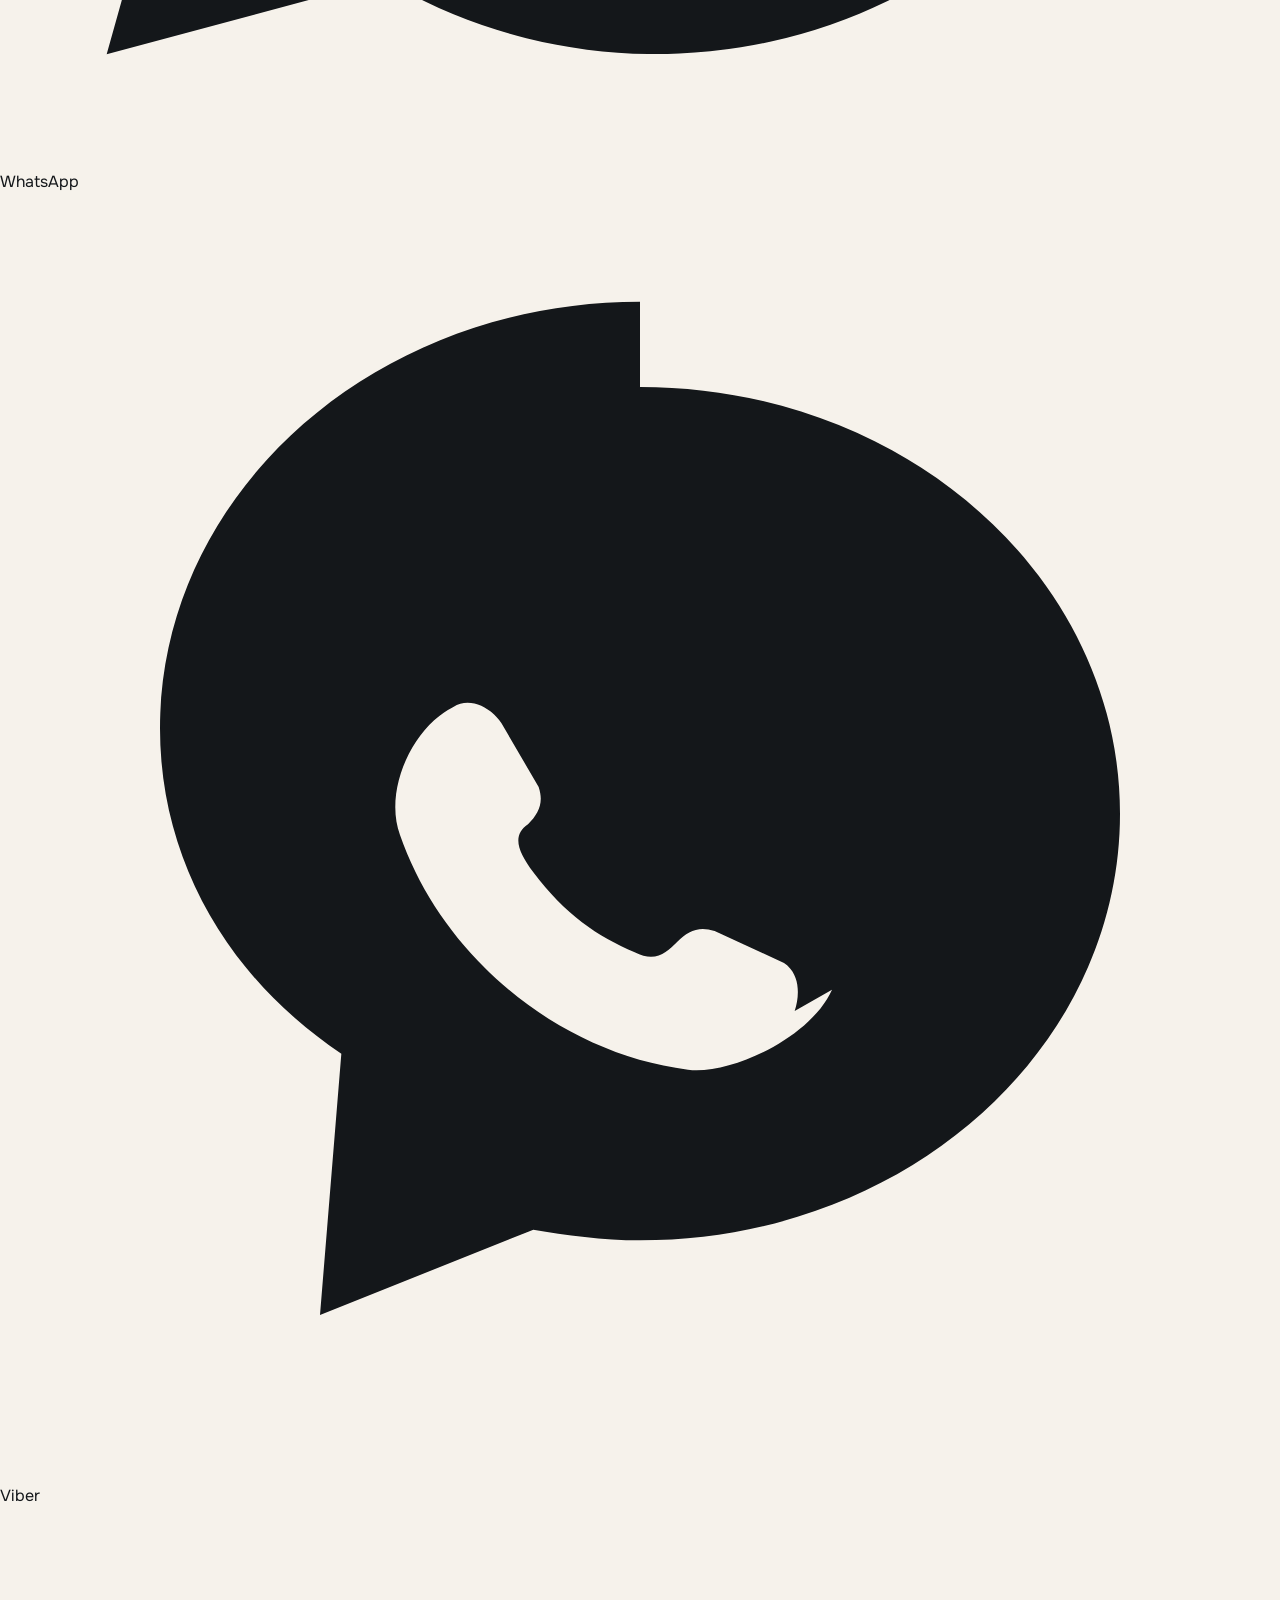
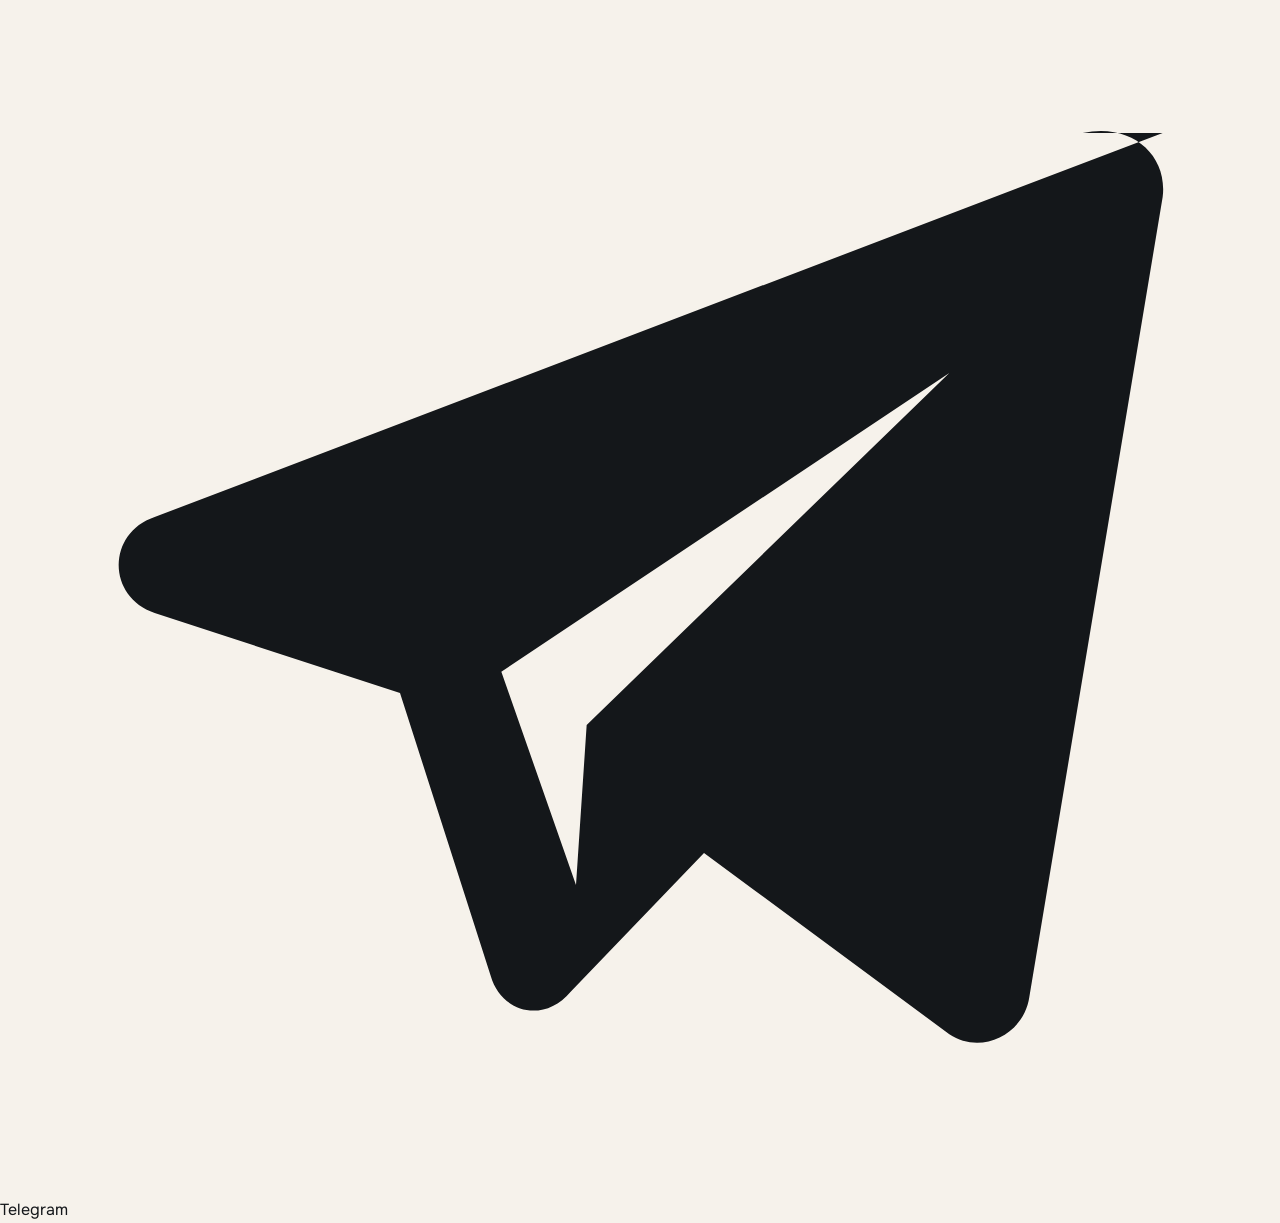
<file: otoplenie.html>
<!DOCTYPE html>
<html lang="ru">
<head>
<meta charset="utf-8">
<meta name="viewport" content="width=device-width, initial-scale=1">
<title>Электроотопление под ключ: котлы, конвекторы, тёплый пол | Лида</title>
<meta name="description" content="Монтаж электроотопления: электрокотлы, конвекторы, тёплый пол. Расчёт мощности, тока, кабеля и автомата. Лида и район.">
<meta property="og:title" content="Электроотопление под ключ: котлы, конвекторы, тёплый пол | Лида">
<meta property="og:description" content="Монтаж электроотопления: электрокотлы, конвекторы, тёплый пол. Расчёт мощности, тока, кабеля и автомата. Лида и район.">
<meta property="og:type" content="website">
<meta name="theme-color" content="#F6F2EB">
<style>
:root{--bg:#F6F2EB;--bg2:#EDE6DB;--ink:#14171A;--ink2:#2A2F35;--copper:#B2601F;--copper2:#D98336;
--quiet:#5C6470;--line:rgba(20,23,26,.14);--white:#FFFDF9;--pad:22px;--max:1300px;
--d:'Schibsted Grotesk',system-ui,sans-serif;--b:'Onest',system-ui,sans-serif;--m:'Azeret Mono',ui-monospace,monospace}
*{box-sizing:border-box}html{-webkit-text-size-adjust:100%}body{margin:0;background:var(--bg);color:var(--ink);font:16px/1.62 var(--b);-webkit-font-smoothing:antialiased}
img{max-width:100%;display:block}h1,h2,h3{margin:0;font-family:var(--d);font-weight:700;line-height:.99;letter-spacing:-.028em}
a{color:inherit;text-decoration:none}[hidden]{display:none!important}
.wrap{width:100%;max-width:var(--max);margin:0 auto;padding:0 var(--pad)}
.header{position:sticky;top:0;z-index:40;background:rgba(246,242,235,.94);border-bottom:1px solid var(--line);backdrop-filter:blur(8px)}
.header__in{display:flex;align-items:center;gap:16px;padding:11px 0}
.logo{display:flex;align-items:center;gap:9px}
.logo__mark{width:38px;height:38px;border:1.5px solid var(--ink);display:grid;place-items:center;background:var(--copper);color:#FFF7EF;font:700 15px/1 var(--d)}
.logo__txt{display:flex;flex-direction:column;line-height:1.15}
.logo__txt b{font:700 14.5px/1 var(--d)}
.logo__txt i{font:500 8px/1.5 var(--m);letter-spacing:.1em;text-transform:uppercase;color:var(--quiet);font-style:normal}
.nav{display:flex;gap:14px;margin-left:auto;font:500 12.5px/1 var(--b)}
.nav a{padding:6px 0;border-bottom:1px solid transparent}
.nav a:hover,.nav a.is-on{border-color:var(--copper);color:var(--copper)}
.header__tel{font:600 13px/1 var(--b);white-space:nowrap}
.btn{display:inline-flex;align-items:center;justify-content:center;gap:8px;padding:13px 20px;font:600 11.5px/1 var(--b);letter-spacing:.08em;text-transform:uppercase;border:1px solid var(--ink);background:var(--ink);color:var(--white);cursor:pointer;transition:.18s}
.btn:hover{background:#000}
.btn--copper{background:var(--copper);border-color:var(--copper);color:#FFF8F1}
.btn--copper:hover{background:#985016;border-color:#985016}
.btn--ghost{background:transparent;color:var(--ink);border-color:var(--ink)}
.btn--ghost:hover{background:var(--ink);color:var(--white)}
.burger{display:none;width:42px;height:36px;border:1px solid var(--ink);background:transparent;align-items:center;justify-content:center;flex-direction:column;gap:4px;cursor:pointer}
.burger i{display:block;width:16px;height:1px;background:var(--ink)}
.burger.is-close i:first-child{transform:rotate(45deg) translateY(3px)}
.burger.is-close i:last-child{transform:rotate(-45deg) translateY(-3px)}
.drawer{position:fixed;inset:0;z-index:90;background:rgba(16,18,21,.76);display:none}
.drawer[data-open]{display:block}
.drawer__in{position:absolute;inset:0 0 0 auto;width:min(400px,92vw);background:var(--bg);padding:18px;overflow-y:auto}
.drawer__top{display:flex;justify-content:space-between;align-items:center;margin-bottom:16px}
.drawer__nav{display:grid;font:700 21px/1 var(--d);letter-spacing:-.01em}
.drawer__nav a{padding:13px 0;border-bottom:1px solid var(--line)}
.drawer__cta{width:100%;margin-top:16px}
.drawer__note{font-size:12px;color:var(--quiet);margin-top:10px}
body.is-locked{overflow:hidden}
.hero{position:relative;min-height:min(94svh,820px);display:flex;align-items:flex-end;overflow:hidden;background:#0C1014}
.hero__img{position:absolute;inset:0;width:100%;height:100%;object-fit:cover}
.hero::after{content:'';position:absolute;inset:0;background:linear-gradient(180deg,rgba(10,14,18,.5),rgba(10,14,18,.12) 42%,rgba(10,14,18,.78) 78%,#0C1014 100%)}
.hero__in{position:relative;z-index:2;width:100%;padding:clamp(28px,4.6vw,58px) 0 clamp(14px,2vw,22px);color:#FAF6F0}
.hero h1{font-size:clamp(2rem,5.5vw,4.5rem);letter-spacing:-.035em;color:#fff}
.hero h1 em{font-style:normal;color:#F0A868}
.hero__lede{max-width:44ch;margin:14px 0 18px;color:rgba(250,246,240,.86)}
.hero__acts{display:flex;flex-wrap:wrap;gap:9px;margin-bottom:clamp(14px,2.2vw,26px)}
.hero__acts .btn--ghost{color:#fff;border-color:rgba(255,255,255,.6)}
.hero__acts .btn--ghost:hover{background:#fff;color:var(--ink)}
.hero__facts{display:grid;grid-template-columns:repeat(4,minmax(0,1fr));border-top:1px solid rgba(255,255,255,.28);gap:0 12px}
.hero__facts div{padding:11px 0 0}
.hero__facts b{display:block;font:700 clamp(.92rem,1.4vw,1.1rem)/1.2 var(--d)}
.hero__facts span{font:500 8.5px/1.5 var(--m);letter-spacing:.08em;text-transform:uppercase;color:#F0A868}
@media (max-width:1024px){.nav{display:none}.burger{display:flex}.header__tel{display:none}.hero__facts{grid-template-columns:1fr 1fr}}
@media (max-width:380px){.header .btn--copper{display:none}}
</style>
<link rel="preconnect" href="https://fonts.googleapis.com">
<link rel="preconnect" href="https://fonts.gstatic.com" crossorigin>
<link href="https://fonts.googleapis.com/css2?family=Schibsted+Grotesk:wght@500;600;700&family=Onest:wght@400;500;600&family=Azeret+Mono:wght@400;500&display=swap" rel="stylesheet">
<link rel="stylesheet" href="assets/css/style.v1.css">
<link rel="icon" href="assets/img/favicon.svg" type="image/svg+xml">
</head>
<body>
<header class="header"><div class="header__in wrap">
<a class="logo" href="index.html"><span class="logo__mark">Ш</span><span class="logo__txt"><b>Шагабиев</b><i>электрика · тепло · Лида</i></span></a>
<nav class="nav" aria-label="Основное меню"><a href="index.html">Главная</a><a href="uslugi.html">Услуги</a><a href="otoplenie.html" class="is-on">Отопление</a><a href="obekty.html">Объекты</a><a href="kak-rabotaem.html">Порядок</a><a href="raboty.html">Работы</a><a href="o-kompanii.html">О компании</a><a href="kontakty.html">Контакты</a></nav>
<a class="header__tel" href="tel:+375333414155">+375 (33) 341-41-55</a>
<a class="btn btn--copper" href="#zayavka">Вызвать на объект</a>
<button class="burger" type="button" aria-label="Меню" aria-expanded="false" aria-controls="drawer"><i></i><i></i><i></i></button>
</div></header>
<div class="drawer" id="drawer" role="dialog" aria-modal="true" aria-label="Меню" hidden>
<div class="drawer__in">
<div class="drawer__top">
<a class="logo" href="index.html"><span class="logo__mark">Ш</span><span class="logo__txt"><b>Шагабиев</b><i>Лида</i></span></a>
<button class="burger is-close" type="button" data-close aria-label="Закрыть меню"><i></i><i></i></button>
</div>
<nav class="drawer__nav"><a href="index.html">Главная</a><a href="uslugi.html">Услуги</a><a href="otoplenie.html">Отопление</a><a href="obekty.html">Объекты</a><a href="kak-rabotaem.html">Порядок</a><a href="raboty.html">Работы</a><a href="o-kompanii.html">О компании</a><a href="kontakty.html">Контакты</a></nav>
<a class="btn btn--copper drawer__cta" href="tel:+375333414155">Позвонить +375 (33) 341-41-55</a>
<p class="drawer__note">Электромонтаж и электроотопление под ключ. Проектирование, ЭФИ, помощь при сдаче в Энергонадзор. Без предоплаты, по договору, с гарантией.</p>
</div></div>
<main>
<section class="phero"><img src="assets/img/boiler.jpg" alt="Электрокотёл" width="1024" height="1024">
<div class="phero__in"><div class="wrap"><div class="crumbs"><a href="index.html">Главная</a> / Отопление</div>
<h1>Электроотопление<br><em>под ключ</em></h1><p>Котлы, конвекторы, тёплый пол: подбор мощности, монтаж, автоматика, подключение.</p></div></div></section>
<div class="bus" aria-hidden="true"><i></i><i></i><i></i><i></i></div>
<section class="section"><div class="wrap"><div class="two">
<div class="prose">
<h3>С чего начинается отопление током</h3>
<p>Не с выбора котла, а с вопроса «сколько мощности вам выделено». Если ввод 5 кВт, а дом просит 12, никакой котёл этого не исправит: сначала нужно решать вопрос с мощностью, иначе будет выбивать автомат в морозы.</p>
<p>Дальше считаем теплопотери: стены, окна, вентиляция. По ним понимаем реальную мощность, а не «100 ватт на квадрат», хотя для прикидки это годится.</p>
<h3>Когда что подходит</h3>
<ul>
<li><b>Котёл + радиаторы</b> — есть или планируется водяной контур, нужен равномерный прогрев всего дома</li>
<li><b>Конвекторы</b> — уже сделан ремонт, нужен быстрый монтаж и покомнатное управление</li>
<li><b>Тёплый пол</b> — комфорт в санузле и на кухне; как основное отопление только при хорошем утеплении</li>
<li><b>Комбинация</b> — котёл в контур плюс электрический пол в мокрых зонах</li>
</ul>
<h3>Автоматика и защита</h3>
<p>Терморегуляторы, программирование по времени, защита от замерзания, отдельные линии и УЗО на отопление. Отопление не должно висеть на одной группе с розетками кухни.</p>
</div>
<div><div class="card" style="margin-bottom:12px"><p class="eyebrow">что влияет на выбор</p>
<table class="spec"><tbody>
<tr><td>Выделенная мощность</td><td>кВт</td></tr>
<tr><td>Площадь и объём</td><td>м² / м³</td></tr>
<tr><td>Утепление и окна</td><td>теплопотери</td></tr>
<tr><td>Фазы ввода</td><td>220 / 380 В</td></tr>
<tr><td>Тариф на электроэнергию</td><td>экономика</td></tr>
<tr><td>Что уже есть в доме</td><td>трубы, ремонт</td></tr>
</tbody></table></div>
<div class="gal" style="grid-template-columns:1fr"><figure><img src="assets/img/boiler.jpg" alt="Котельная" width="1024" height="1024" loading="lazy"><figcaption>Котельная · обвязка и автоматика</figcaption></figure></div>
</div>
</div></div></section>

<section class="section section--dim anchor" id="calc"><div class="wrap">
<div class="sec-head"><div><p class="eyebrow">расчёт</p><h2 class="h2">Сколько нужно<br><em>киловатт и кабеля</em></h2></div>
<p>Прикидка по площади, утеплению и типу отопления: мощность, ток, сечение кабеля и номинал автомата. Это ориентир для разговора о ТУ, а не готовый проект.</p></div>
<div class="calc">
<div class="ctrl">
<div class="crow"><label>Площадь отопления: <b id="vS">120 м²</b></label><input class="rng" id="cS" type="range" min="20" max="300" step="5" value="120"></div>
<div class="crow"><label>Высота потолков: <b id="vH">2,70 м</b></label><input class="rng" id="cH" type="range" min="2.4" max="3.6" step="0.05" value="2.7"></div>
<div class="crow"><label>Утепление дома</label><div class="seg" id="cIns">
<button type="button" data-v="good" aria-pressed="false">Хорошее</button>
<button type="button" data-v="mid" aria-pressed="true">Среднее</button>
<button type="button" data-v="bad" aria-pressed="false">Слабое</button></div></div>
<div class="crow"><label>Система отопления</label><div class="seg" id="cSys">
<button type="button" data-v="boiler" aria-pressed="true">Котёл + радиаторы</button>
<button type="button" data-v="conv" aria-pressed="false">Конвекторы</button>
<button type="button" data-v="floor" aria-pressed="false">Тёплый пол</button></div></div>
<div class="crow"><label>Сколько комнат (для конвекторов): <b id="vR">5</b></label><input class="rng" id="cR" type="range" min="1" max="10" step="1" value="5"></div>
<div class="crow"><label>Ввод</label><div class="seg" id="cPhase">
<button type="button" data-v="1" aria-pressed="true">220 В (1 фаза)</button>
<button type="button" data-v="3" aria-pressed="false">380 В (3 фазы)</button></div></div>
</div>
<div class="out">
<div class="out__top">
<div class="big"><b id="oP">12,0 кВт</b><span id="oPlabel">расчётная мощность</span></div>
<div class="big"><b id="oI">54 А</b><span>ток нагрузки</span></div>
</div>
<table class="spec"><tbody id="oSpec"></tbody></table>
<p class="formula" id="oFormula"></p>
<p class="note">Расчёт по укрупнённым теплопотерям и нагрузке. Точную мощность, сечение и аппараты защиты определяем по проекту после выезда: важны стены, окна, вентиляция и выделенная мощность.</p>
<a class="btn btn--copper" id="oGo" href="https://wa.me/375333414155" target="_blank" rel="noopener">Проверить расчёт с мастером</a>
</div>
</div>
</div></section>

<section class="section"><div class="wrap">
<div class="sec-head"><div><p class="eyebrow">честно</p><h2 class="h2">Что важно<br><em>понимать заранее</em></h2></div>
<p>Электрическое отопление простое в монтаже, но требовательное к вводу и тарифу. Об этом лучше знать до покупки котла.</p></div>
<div class="kinds">
<article class="kind" style="padding:0"><div class="kind__b"><h3>Мощность ввода</h3><p>Котёл 12 кВт на однофазном вводе — это больше 50 ампер. Такой ток не каждая линия и не каждый счётчик выдержит. Часто нужен трёхфазный ввод.</p></div></article>
<article class="kind" style="padding:0"><div class="kind__b"><h3>Сечение и автомат</h3><p>Экономия на кабеле для отопления — худшая из возможных. Считаем по току и способу прокладки, с запасом, а не «как у соседа».</p></div></article>
<article class="kind" style="padding:0"><div class="kind__b"><h3>Тариф и режим</h3><p>Программирование по ночному тарифу и инерция дома дают экономию. Но обещать «в два раза дешевле» без расчёта не буду.</p></div></article>
</div>
</div></section>
<section class="section section--dim"><div class="wrap"><div class="two">
<div class="prose">
<h3>Монтаж и сдача</h3>
<p>Подключение котла, обвязка, группа безопасности, расширительный бак, автоматика. После монтажа — измерения, проверка защит, инструктаж по управлению: чтобы вы понимали, что нажимать, а не звонили каждый раз с вопросом.</p>
<p>Оплата по завершении работ, договор и гарантия, как и на остальные работы.</p>
</div>
<div class="card"><p class="eyebrow">заявка</p><h3 style="margin-bottom:10px">Отопление: расчёт</h3><form class="form" id="lead">
<label>Как вас зовут<input type="text" id="lName" placeholder="Имя" required></label>
<label>Телефон<input type="tel" id="lTel" placeholder="+375" required></label>
<div class="row2"><label>Объект<input type="text" id="lObj" placeholder="Дом, квартира, магазин"></label><label>Город или район<input type="text" id="lCity" placeholder="Лида"></label></div>
<label>Задача<textarea id="lTask" placeholder="Нужен электромонтаж в доме 120 м² и электроотопление. ТУ есть. Фото пришлю в чат."></textarea></label>
<button class="btn btn--copper" type="submit">Отправить в WhatsApp</button>
<p class="hint">Заявка откроется в WhatsApp: прикрепите фото щита, плана или ТУ, чтобы разговор был по делу.</p>
</form></div>
</div></div></section>
<section class="cta"><div class="wrap cta__in"><div><h2>Посчитаем<br><em>вашу мощность</em></h2><p>Скажите площадь, утепление и выделенную мощность: назову вилку и что понадобится.</p></div>
<div class="cta__acts"><a class="btn btn--light" href="https://wa.me/375333414155" target="_blank" rel="noopener">WhatsApp</a><a class="btn btn--light" href="tel:+375333414155">Позвонить</a></div></div></section>
</main>
<footer class="footer"><div class="wrap">
<div class="footer__top">
<div class="footer__about"><a class="logo logo--f" href="index.html"><span class="logo__mark">Ш</span><span class="logo__txt"><b>Шагабиев</b><i>электроотопление</i></span></a>
<p>ИП Шагабиев Артём Тахирович. Электромонтаж и электроотопление под ключ: проектирование, монтаж, ЭФИ, сопровождение в Энергонадзоре. Лида, Гродненская область.</p>
<a class="footer__tel" href="tel:+375333414155">+375 (33) 341-41-55</a>
</div>
<div><h4>Разделы</h4><ul><li><a href="index.html">Главная</a></li><li><a href="uslugi.html">Услуги</a></li><li><a href="otoplenie.html">Отопление</a></li><li><a href="obekty.html">Объекты</a></li><li><a href="kak-rabotaem.html">Порядок</a></li><li><a href="raboty.html">Работы</a></li><li><a href="o-kompanii.html">О компании</a></li><li><a href="kontakty.html">Контакты</a></li></ul></div>
<div><h4>Услуги</h4><ul><li><a href="uslugi.html#proekt">Проектирование</a></li><li><a href="uslugi.html#montazh">Электромонтаж</a></li><li><a href="otoplenie.html">Электроотопление</a></li><li><a href="uslugi.html#efi">ЭФИ и протоколы</a></li><li><a href="uslugi.html#energonadzor">Энергонадзор</a></li><li><a href="uslugi.html#material">Закупка материала</a></li></ul></div>
<div><h4>Связь</h4><ul><li><a href="tel:+375333414155">+375 (33) 341-41-55</a></li><li><a href="https://wa.me/375333414155" target="_blank" rel="noopener">WhatsApp</a></li><li><a href="https://t.me/+375333414155" target="_blank" rel="noopener">Telegram</a></li><li><a href="https://yandex.by/maps/?text=%D0%9B%D0%B8%D0%B4%D0%B0%20%D1%8D%D0%BB%D0%B5%D0%BA%D1%82%D1%80%D0%BE%D0%BC%D0%BE%D0%BD%D1%82%D0%B0%D0%B6%20%D1%8D%D0%BB%D0%B5%D0%BA%D1%82%D1%80%D0%BE%D0%BE%D1%82%D0%BE%D0%BF%D0%BB%D0%B5%D0%BD%D0%B8%D0%B5" target="_blank" rel="noopener">Лида, Гродненская область</a></li></ul></div>
</div>
<div class="footer__bottom"><span>© <span id="yr">2026</span> ИП Шагабиев Артём Тахирович</span>
<span><a href="politika.html">Политика обработки персональных данных</a></span></div>
</div></footer>
<div class="mbar" role="navigation" aria-label="Быстрая связь">
<a href="tel:+375333414155"><svg viewBox="0 0 24 24" fill="currentColor" aria-hidden="true"><path d="M6.6 10.8a15.5 15.5 0 0 0 6.6 6.6l2.2-2.2a1 1 0 0 1 1-.24c1.1.36 2.3.56 3.5.56a1 1 0 0 1 1 1V20a1 1 0 0 1-1 1A17 17 0 0 1 3 4a1 1 0 0 1 1-1h3.5a1 1 0 0 1 1 1c0 1.2.2 2.4.56 3.5a1 1 0 0 1-.25 1z"/></svg>Позвонить</a>
<a href="https://wa.me/375333414155" target="_blank" rel="noopener"><svg viewBox="0 0 24 24" fill="currentColor" aria-hidden="true"><path d="M12 2a10 10 0 0 0-8.6 15L2 22l5.2-1.4A10 10 0 1 0 12 2m5.3 14.1c-.2.6-1.2 1.2-1.9 1.2-.5 0-1.1 0-2-.4a11 11 0 0 1-4.4-3.9c-.5-.8-.9-1.7-.9-2.5 0-.7.4-1.4.9-1.8.2-.2.4-.3.6-.3h.5c.2 0 .4 0 .5.4l.7 1.6c0 .2 0 .3-.1.5l-.4.5c-.1.2-.2.3 0 .5a8 8 0 0 0 3.4 2.9c.2.1.4.1.5-.1l.6-.7c.1-.2.3-.2.5-.1l1.6.8c.2.1.3.2.3.4s0 .5-.1.9"/></svg>WhatsApp</a>
<a href="viber://chat?number=%2B375333414155"><svg viewBox="0 0 24 24" fill="currentColor" aria-hidden="true"><path d="M12 2C7 2 3 5.6 3 10c0 2.5 1.3 4.7 3.4 6.1L6 21l4-1.6c.6.1 1.3.2 2 .2 5 0 9-3.6 9-8s-4-8-9-8m3.6 11.3c-.4.9-1.9 1.6-2.7 1.5-2.4-.3-4.6-2.1-5.4-4.4-.3-.8.2-2 1-2.4.3-.2.7 0 .9.3l.7 1.2c.1.3 0 .5-.2.7-.3.2-.2.5.1.9.6.8 1.2 1.2 1.9 1.5.4.2.6 0 .8-.2s.4-.3.7-.2l1.3.6c.3.2.3.6.2.9"/></svg>Viber</a>
<a href="https://t.me/+375333414155" target="_blank" rel="noopener"><svg viewBox="0 0 24 24" fill="currentColor" aria-hidden="true"><path d="M21.8 4.2 2.9 11.4c-.9.3-.9 1.5 0 1.8l4.6 1.5 1.7 5.3c.2.7 1 .9 1.5.3l2.5-2.6 4.6 3.4c.6.4 1.4 0 1.5-.7l2.5-15c.1-.8-.6-1.4-1.5-1.2M9.4 14.3l8.4-5.6-6.8 6.6-.2 3z"/></svg>Telegram</a>
</div>
<script src="assets/js/main.v1.js"></script>
</body>
</html>
</file>
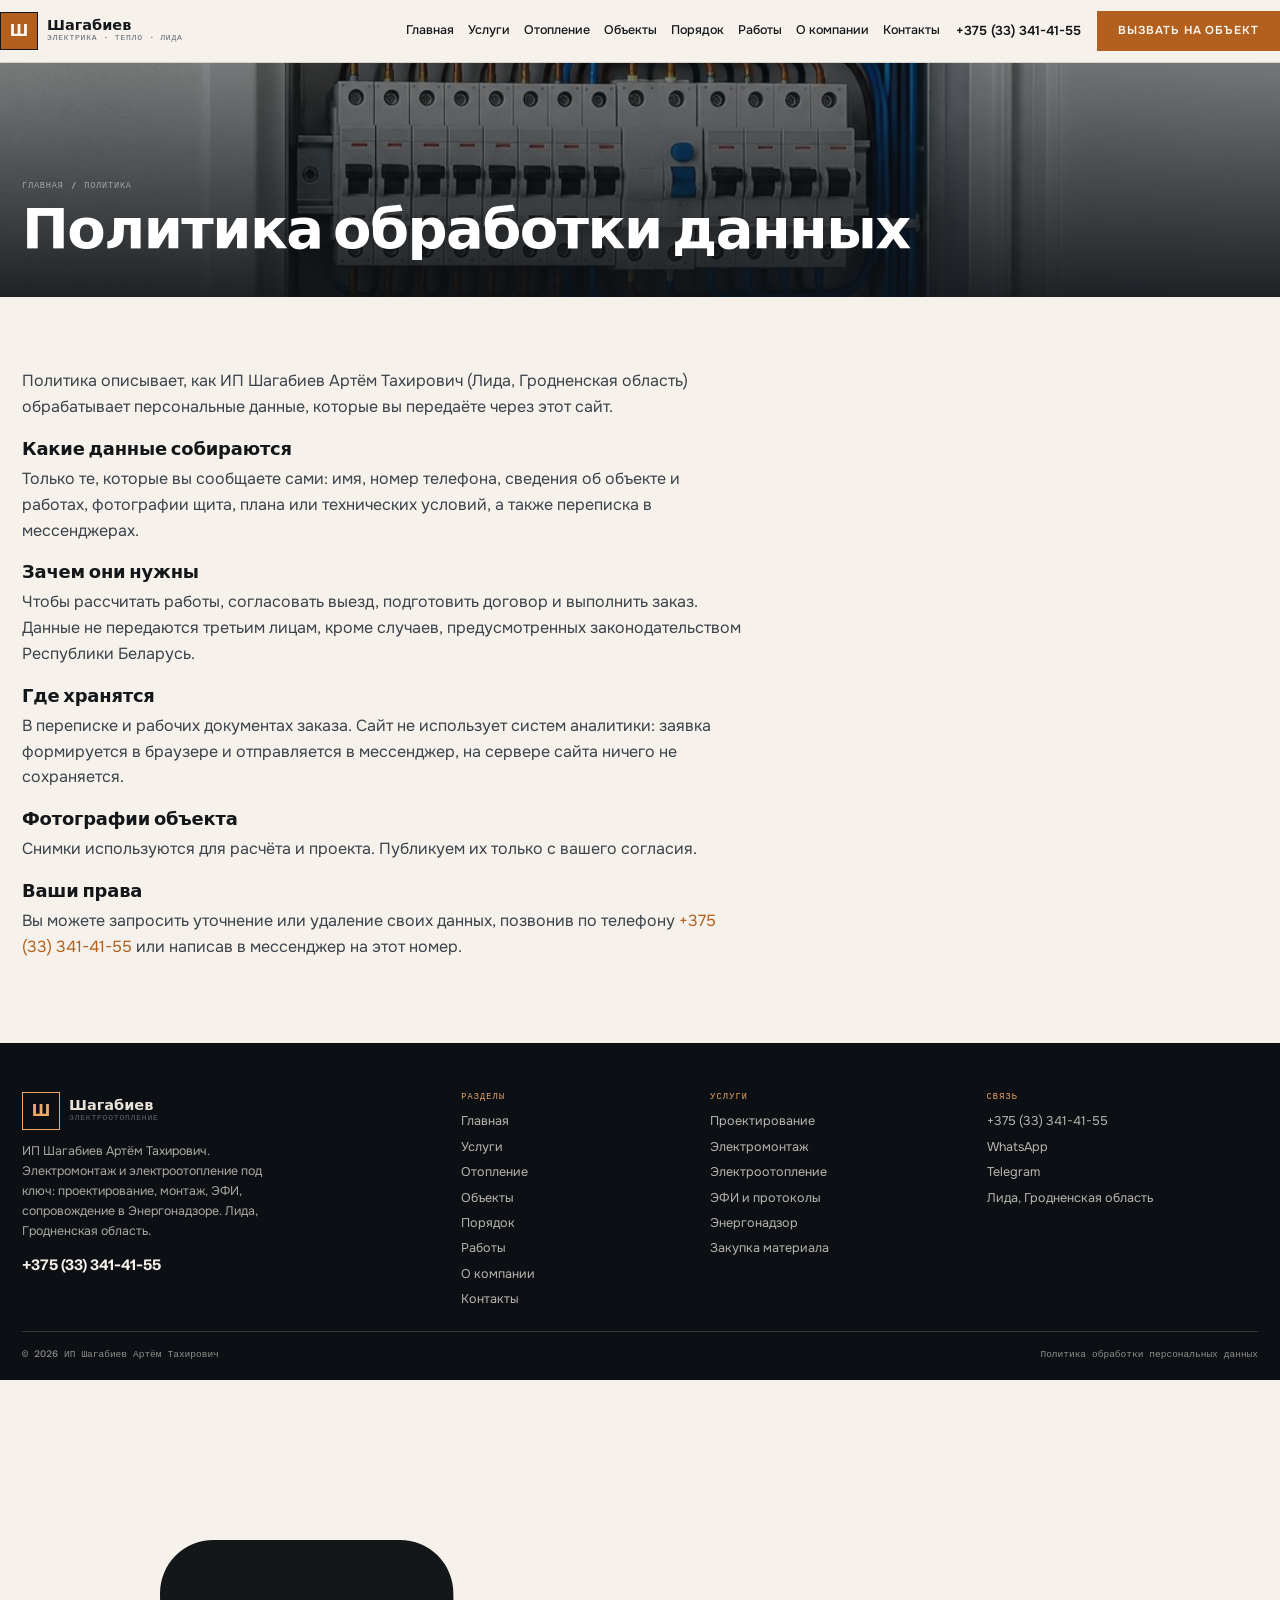
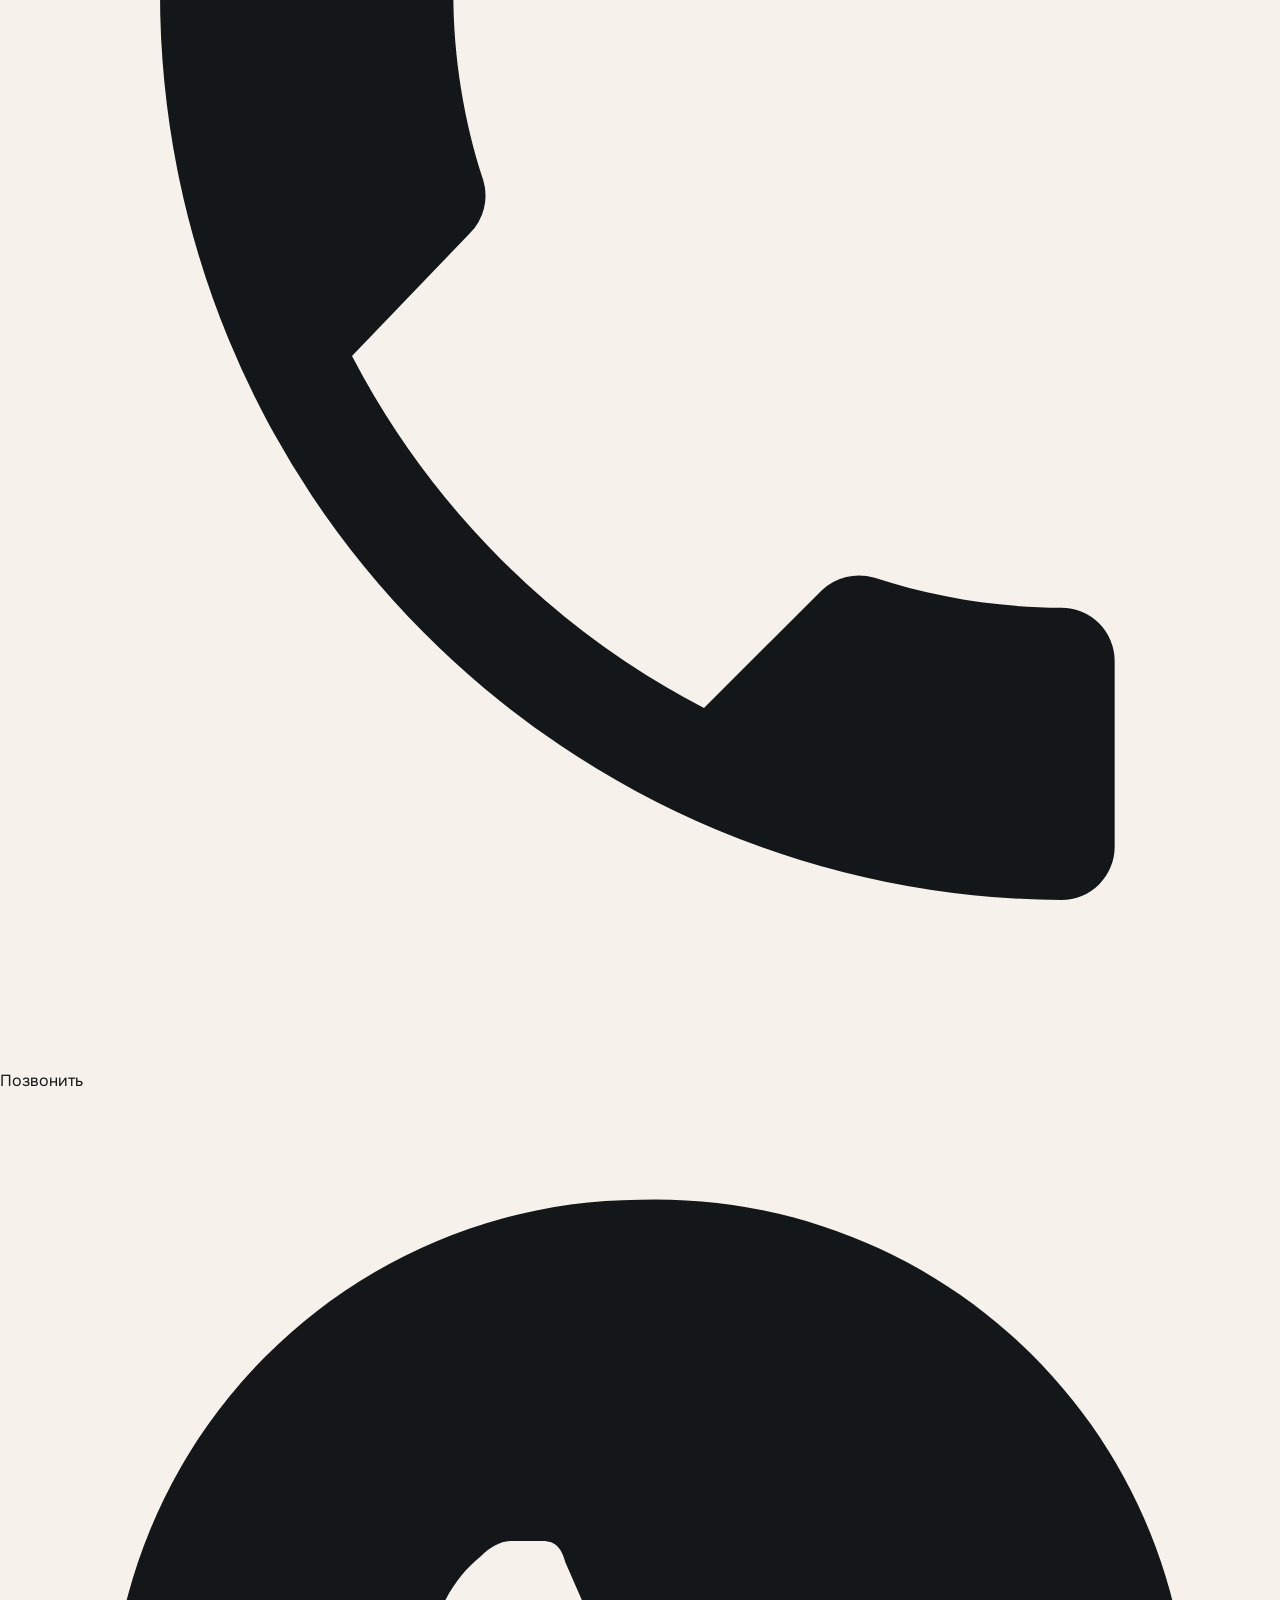
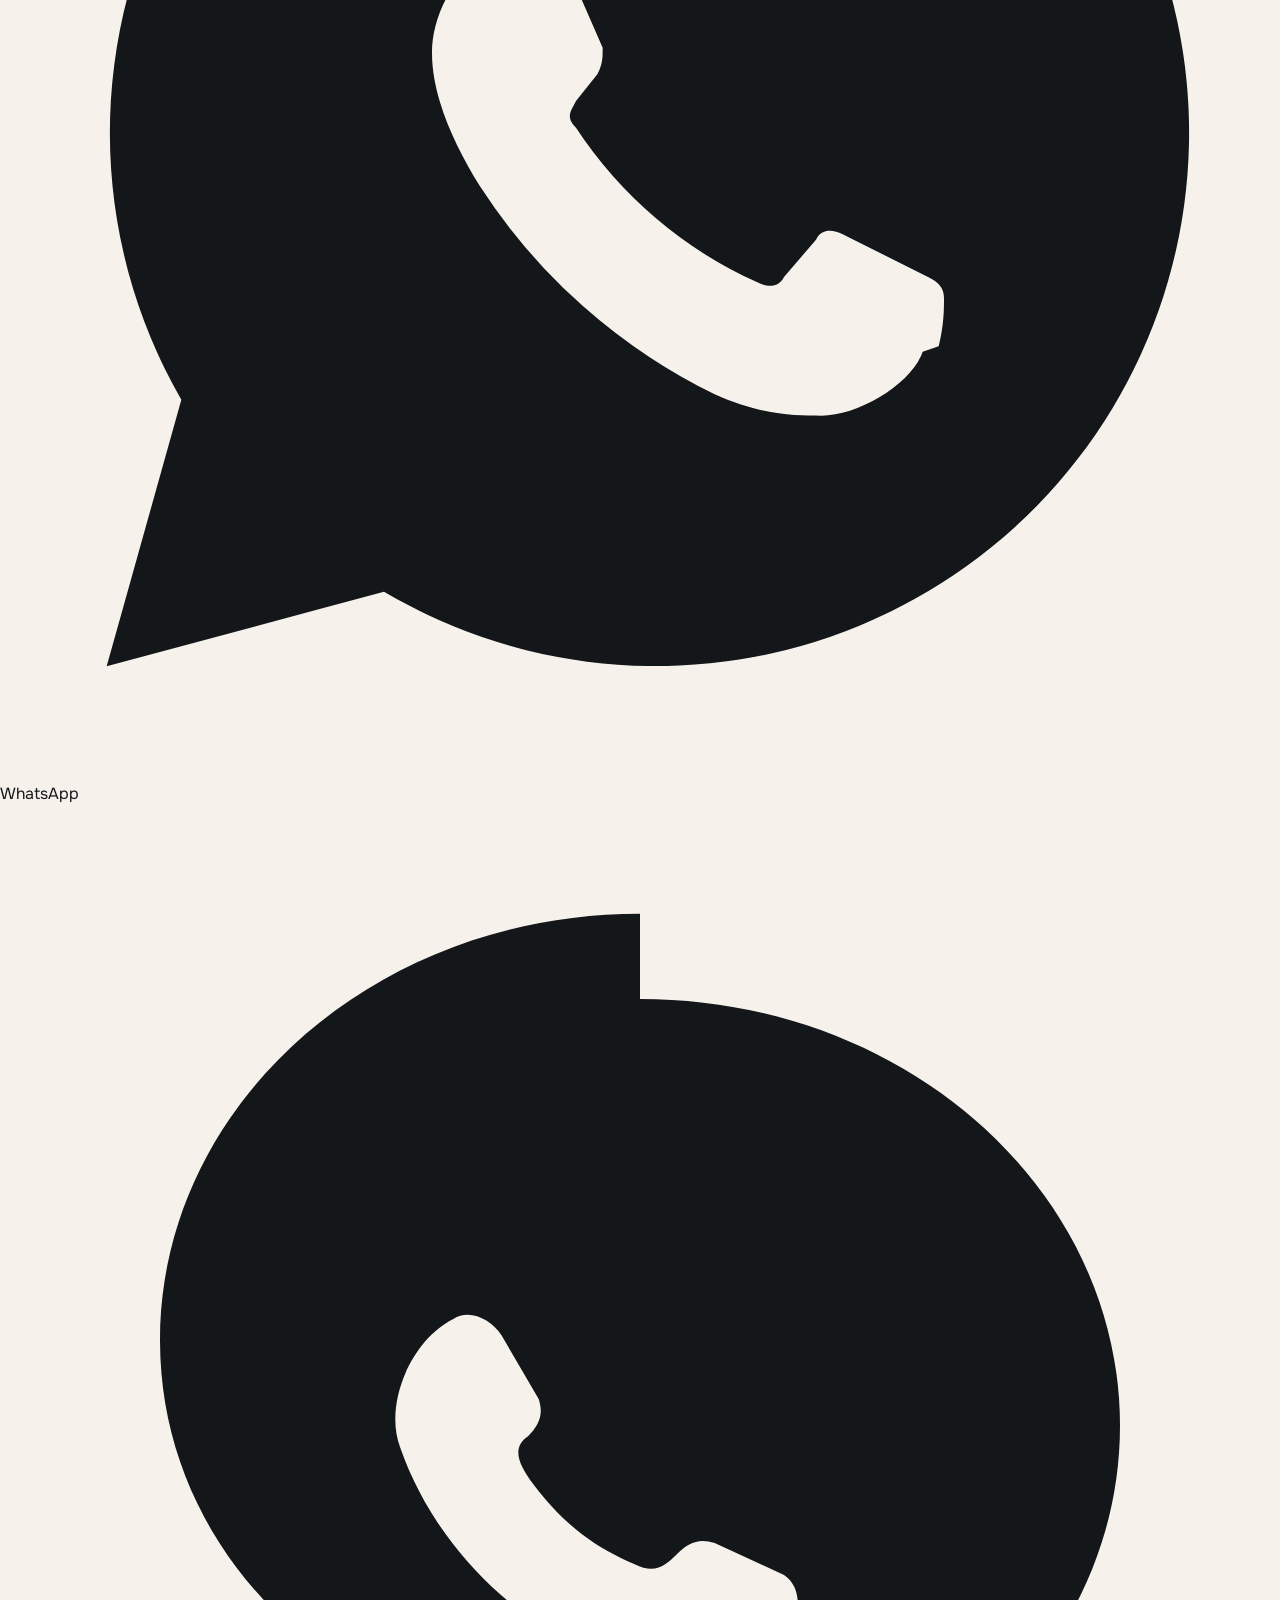
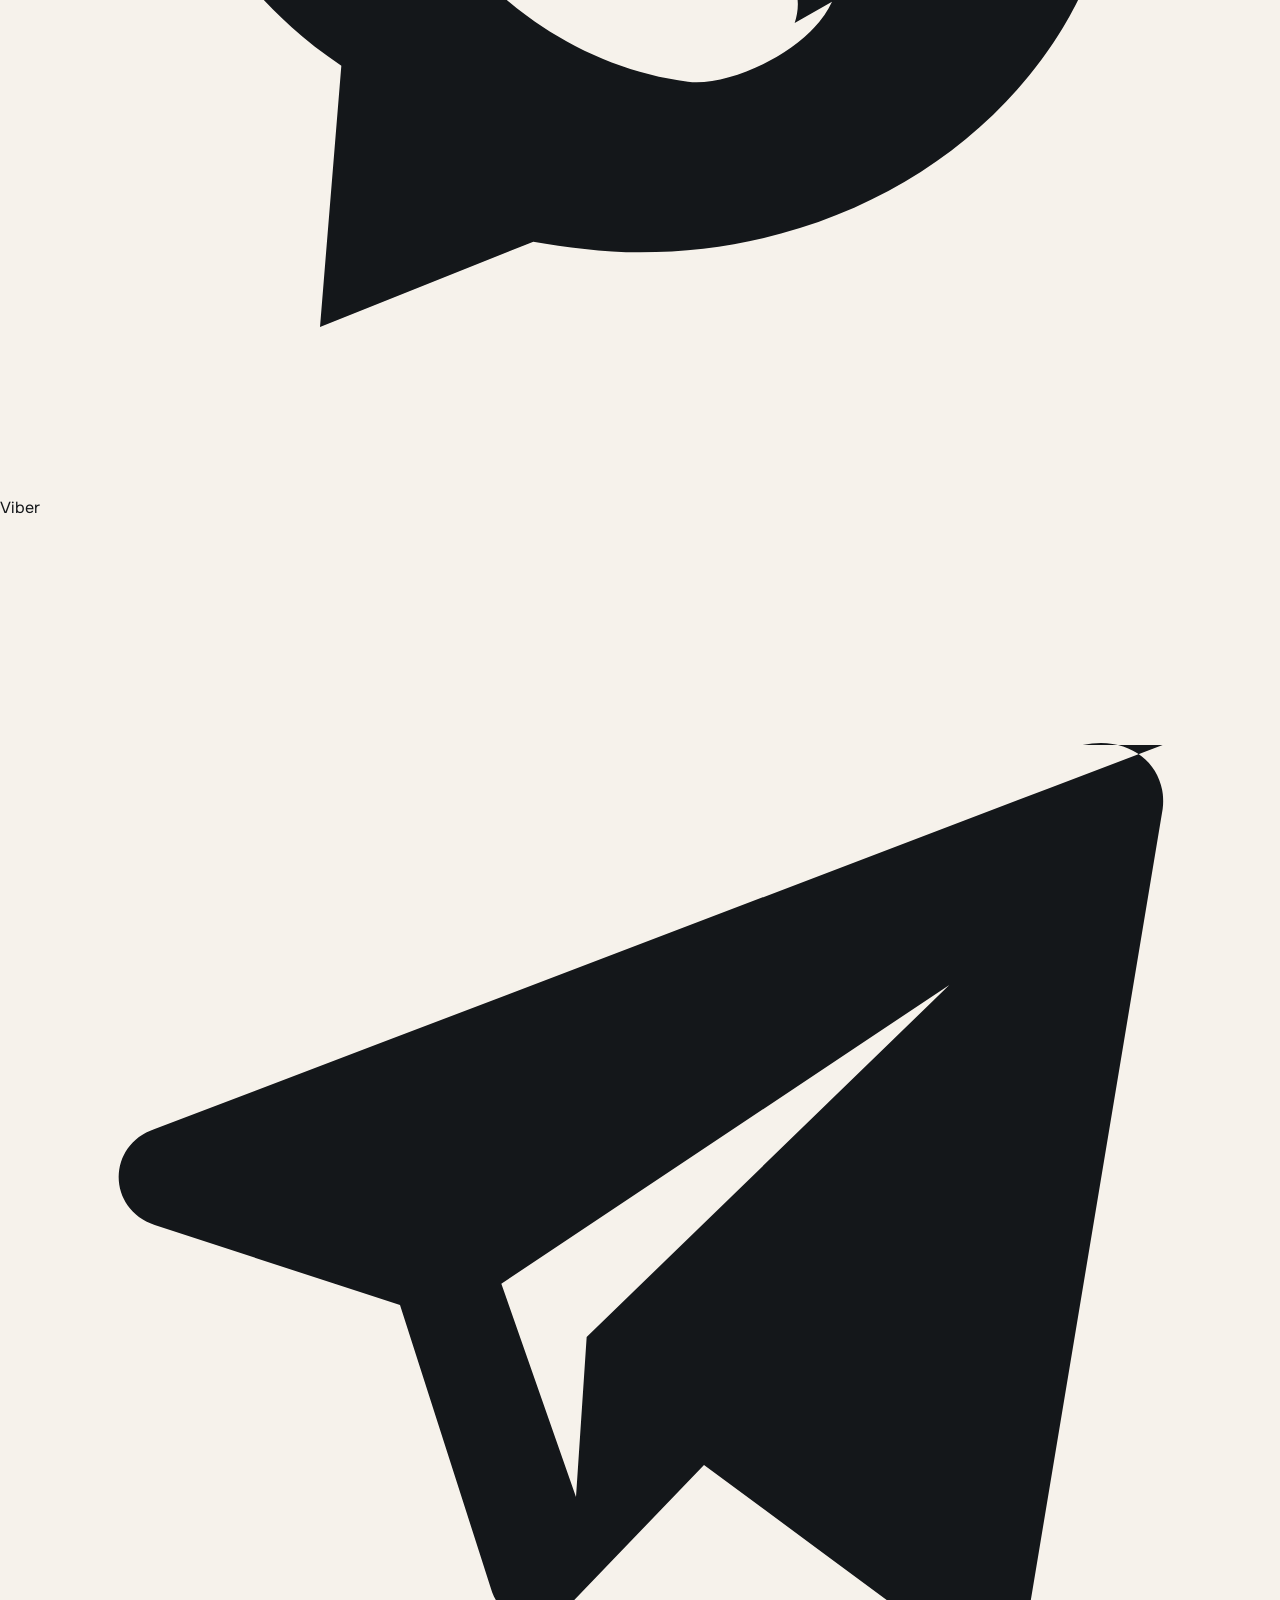
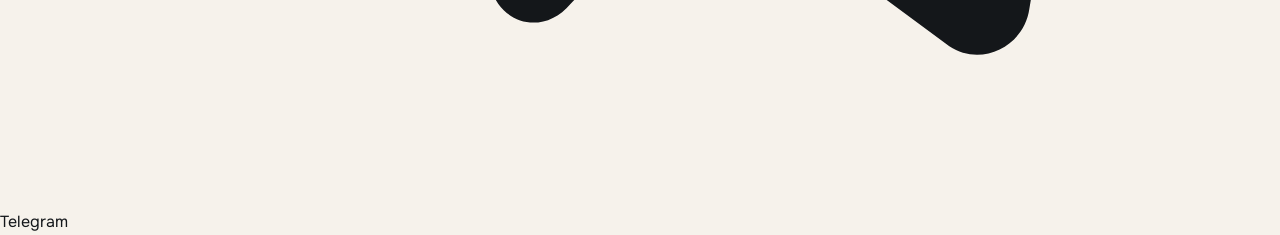
<file: politika.html>
<!DOCTYPE html>
<html lang="ru">
<head>
<meta charset="utf-8">
<meta name="viewport" content="width=device-width, initial-scale=1">
<title>Политика обработки персональных данных | ИП Шагабиев</title>
<meta name="description" content="Как обрабатываются персональные данные при заказе электромонтажа в Лиде.">
<meta property="og:title" content="Политика обработки персональных данных | ИП Шагабиев">
<meta property="og:description" content="Как обрабатываются персональные данные при заказе электромонтажа в Лиде.">
<meta property="og:type" content="website">
<meta name="theme-color" content="#F6F2EB">
<style>
:root{--bg:#F6F2EB;--bg2:#EDE6DB;--ink:#14171A;--ink2:#2A2F35;--copper:#B2601F;--copper2:#D98336;
--quiet:#5C6470;--line:rgba(20,23,26,.14);--white:#FFFDF9;--pad:22px;--max:1300px;
--d:'Schibsted Grotesk',system-ui,sans-serif;--b:'Onest',system-ui,sans-serif;--m:'Azeret Mono',ui-monospace,monospace}
*{box-sizing:border-box}html{-webkit-text-size-adjust:100%}body{margin:0;background:var(--bg);color:var(--ink);font:16px/1.62 var(--b);-webkit-font-smoothing:antialiased}
img{max-width:100%;display:block}h1,h2,h3{margin:0;font-family:var(--d);font-weight:700;line-height:.99;letter-spacing:-.028em}
a{color:inherit;text-decoration:none}[hidden]{display:none!important}
.wrap{width:100%;max-width:var(--max);margin:0 auto;padding:0 var(--pad)}
.header{position:sticky;top:0;z-index:40;background:rgba(246,242,235,.94);border-bottom:1px solid var(--line);backdrop-filter:blur(8px)}
.header__in{display:flex;align-items:center;gap:16px;padding:11px 0}
.logo{display:flex;align-items:center;gap:9px}
.logo__mark{width:38px;height:38px;border:1.5px solid var(--ink);display:grid;place-items:center;background:var(--copper);color:#FFF7EF;font:700 15px/1 var(--d)}
.logo__txt{display:flex;flex-direction:column;line-height:1.15}
.logo__txt b{font:700 14.5px/1 var(--d)}
.logo__txt i{font:500 8px/1.5 var(--m);letter-spacing:.1em;text-transform:uppercase;color:var(--quiet);font-style:normal}
.nav{display:flex;gap:14px;margin-left:auto;font:500 12.5px/1 var(--b)}
.nav a{padding:6px 0;border-bottom:1px solid transparent}
.nav a:hover,.nav a.is-on{border-color:var(--copper);color:var(--copper)}
.header__tel{font:600 13px/1 var(--b);white-space:nowrap}
.btn{display:inline-flex;align-items:center;justify-content:center;gap:8px;padding:13px 20px;font:600 11.5px/1 var(--b);letter-spacing:.08em;text-transform:uppercase;border:1px solid var(--ink);background:var(--ink);color:var(--white);cursor:pointer;transition:.18s}
.btn:hover{background:#000}
.btn--copper{background:var(--copper);border-color:var(--copper);color:#FFF8F1}
.btn--copper:hover{background:#985016;border-color:#985016}
.btn--ghost{background:transparent;color:var(--ink);border-color:var(--ink)}
.btn--ghost:hover{background:var(--ink);color:var(--white)}
.burger{display:none;width:42px;height:36px;border:1px solid var(--ink);background:transparent;align-items:center;justify-content:center;flex-direction:column;gap:4px;cursor:pointer}
.burger i{display:block;width:16px;height:1px;background:var(--ink)}
.burger.is-close i:first-child{transform:rotate(45deg) translateY(3px)}
.burger.is-close i:last-child{transform:rotate(-45deg) translateY(-3px)}
.drawer{position:fixed;inset:0;z-index:90;background:rgba(16,18,21,.76);display:none}
.drawer[data-open]{display:block}
.drawer__in{position:absolute;inset:0 0 0 auto;width:min(400px,92vw);background:var(--bg);padding:18px;overflow-y:auto}
.drawer__top{display:flex;justify-content:space-between;align-items:center;margin-bottom:16px}
.drawer__nav{display:grid;font:700 21px/1 var(--d);letter-spacing:-.01em}
.drawer__nav a{padding:13px 0;border-bottom:1px solid var(--line)}
.drawer__cta{width:100%;margin-top:16px}
.drawer__note{font-size:12px;color:var(--quiet);margin-top:10px}
body.is-locked{overflow:hidden}
.hero{position:relative;min-height:min(94svh,820px);display:flex;align-items:flex-end;overflow:hidden;background:#0C1014}
.hero__img{position:absolute;inset:0;width:100%;height:100%;object-fit:cover}
.hero::after{content:'';position:absolute;inset:0;background:linear-gradient(180deg,rgba(10,14,18,.5),rgba(10,14,18,.12) 42%,rgba(10,14,18,.78) 78%,#0C1014 100%)}
.hero__in{position:relative;z-index:2;width:100%;padding:clamp(28px,4.6vw,58px) 0 clamp(14px,2vw,22px);color:#FAF6F0}
.hero h1{font-size:clamp(2rem,5.5vw,4.5rem);letter-spacing:-.035em;color:#fff}
.hero h1 em{font-style:normal;color:#F0A868}
.hero__lede{max-width:44ch;margin:14px 0 18px;color:rgba(250,246,240,.86)}
.hero__acts{display:flex;flex-wrap:wrap;gap:9px;margin-bottom:clamp(14px,2.2vw,26px)}
.hero__acts .btn--ghost{color:#fff;border-color:rgba(255,255,255,.6)}
.hero__acts .btn--ghost:hover{background:#fff;color:var(--ink)}
.hero__facts{display:grid;grid-template-columns:repeat(4,minmax(0,1fr));border-top:1px solid rgba(255,255,255,.28);gap:0 12px}
.hero__facts div{padding:11px 0 0}
.hero__facts b{display:block;font:700 clamp(.92rem,1.4vw,1.1rem)/1.2 var(--d)}
.hero__facts span{font:500 8.5px/1.5 var(--m);letter-spacing:.08em;text-transform:uppercase;color:#F0A868}
@media (max-width:1024px){.nav{display:none}.burger{display:flex}.header__tel{display:none}.hero__facts{grid-template-columns:1fr 1fr}}
@media (max-width:380px){.header .btn--copper{display:none}}
</style>
<link rel="preconnect" href="https://fonts.googleapis.com">
<link rel="preconnect" href="https://fonts.gstatic.com" crossorigin>
<link href="https://fonts.googleapis.com/css2?family=Schibsted+Grotesk:wght@500;600;700&family=Onest:wght@400;500;600&family=Azeret+Mono:wght@400;500&display=swap" rel="stylesheet">
<link rel="stylesheet" href="assets/css/style.v1.css">
<link rel="icon" href="assets/img/favicon.svg" type="image/svg+xml">
</head>
<body>
<header class="header"><div class="header__in wrap">
<a class="logo" href="index.html"><span class="logo__mark">Ш</span><span class="logo__txt"><b>Шагабиев</b><i>электрика · тепло · Лида</i></span></a>
<nav class="nav" aria-label="Основное меню"><a href="index.html">Главная</a><a href="uslugi.html">Услуги</a><a href="otoplenie.html">Отопление</a><a href="obekty.html">Объекты</a><a href="kak-rabotaem.html">Порядок</a><a href="raboty.html">Работы</a><a href="o-kompanii.html">О компании</a><a href="kontakty.html">Контакты</a></nav>
<a class="header__tel" href="tel:+375333414155">+375 (33) 341-41-55</a>
<a class="btn btn--copper" href="#zayavka">Вызвать на объект</a>
<button class="burger" type="button" aria-label="Меню" aria-expanded="false" aria-controls="drawer"><i></i><i></i><i></i></button>
</div></header>
<div class="drawer" id="drawer" role="dialog" aria-modal="true" aria-label="Меню" hidden>
<div class="drawer__in">
<div class="drawer__top">
<a class="logo" href="index.html"><span class="logo__mark">Ш</span><span class="logo__txt"><b>Шагабиев</b><i>Лида</i></span></a>
<button class="burger is-close" type="button" data-close aria-label="Закрыть меню"><i></i><i></i></button>
</div>
<nav class="drawer__nav"><a href="index.html">Главная</a><a href="uslugi.html">Услуги</a><a href="otoplenie.html">Отопление</a><a href="obekty.html">Объекты</a><a href="kak-rabotaem.html">Порядок</a><a href="raboty.html">Работы</a><a href="o-kompanii.html">О компании</a><a href="kontakty.html">Контакты</a></nav>
<a class="btn btn--copper drawer__cta" href="tel:+375333414155">Позвонить +375 (33) 341-41-55</a>
<p class="drawer__note">Электромонтаж и электроотопление под ключ. Проектирование, ЭФИ, помощь при сдаче в Энергонадзор. Без предоплаты, по договору, с гарантией.</p>
</div></div>
<main>
<section class="phero" style="min-height:clamp(190px,26vh,260px)"><img src="assets/img/board.jpg" alt="Щит" width="1024" height="1024">
<div class="phero__in"><div class="wrap"><div class="crumbs"><a href="index.html">Главная</a> / Политика</div><h1>Политика обработки данных</h1></div></div></section>
<section class="section"><div class="wrap"><div class="prose">
<p>Политика описывает, как ИП Шагабиев Артём Тахирович (Лида, Гродненская область) обрабатывает персональные данные, которые вы передаёте через этот сайт.</p>
<h3>Какие данные собираются</h3>
<p>Только те, которые вы сообщаете сами: имя, номер телефона, сведения об объекте и работах, фотографии щита, плана или технических условий, а также переписка в мессенджерах.</p>
<h3>Зачем они нужны</h3>
<p>Чтобы рассчитать работы, согласовать выезд, подготовить договор и выполнить заказ. Данные не передаются третьим лицам, кроме случаев, предусмотренных законодательством Республики Беларусь.</p>
<h3>Где хранятся</h3>
<p>В переписке и рабочих документах заказа. Сайт не использует систем аналитики: заявка формируется в браузере и отправляется в мессенджер, на сервере сайта ничего не сохраняется.</p>
<h3>Фотографии объекта</h3>
<p>Снимки используются для расчёта и проекта. Публикуем их только с вашего согласия.</p>
<h3>Ваши права</h3>
<p>Вы можете запросить уточнение или удаление своих данных, позвонив по телефону <a href="tel:+375333414155" style="color:var(--copper)">+375 (33) 341-41-55</a> или написав в мессенджер на этот номер.</p>
</div></div></section>
</main>
<footer class="footer"><div class="wrap">
<div class="footer__top">
<div class="footer__about"><a class="logo logo--f" href="index.html"><span class="logo__mark">Ш</span><span class="logo__txt"><b>Шагабиев</b><i>электроотопление</i></span></a>
<p>ИП Шагабиев Артём Тахирович. Электромонтаж и электроотопление под ключ: проектирование, монтаж, ЭФИ, сопровождение в Энергонадзоре. Лида, Гродненская область.</p>
<a class="footer__tel" href="tel:+375333414155">+375 (33) 341-41-55</a>
</div>
<div><h4>Разделы</h4><ul><li><a href="index.html">Главная</a></li><li><a href="uslugi.html">Услуги</a></li><li><a href="otoplenie.html">Отопление</a></li><li><a href="obekty.html">Объекты</a></li><li><a href="kak-rabotaem.html">Порядок</a></li><li><a href="raboty.html">Работы</a></li><li><a href="o-kompanii.html">О компании</a></li><li><a href="kontakty.html">Контакты</a></li></ul></div>
<div><h4>Услуги</h4><ul><li><a href="uslugi.html#proekt">Проектирование</a></li><li><a href="uslugi.html#montazh">Электромонтаж</a></li><li><a href="otoplenie.html">Электроотопление</a></li><li><a href="uslugi.html#efi">ЭФИ и протоколы</a></li><li><a href="uslugi.html#energonadzor">Энергонадзор</a></li><li><a href="uslugi.html#material">Закупка материала</a></li></ul></div>
<div><h4>Связь</h4><ul><li><a href="tel:+375333414155">+375 (33) 341-41-55</a></li><li><a href="https://wa.me/375333414155" target="_blank" rel="noopener">WhatsApp</a></li><li><a href="https://t.me/+375333414155" target="_blank" rel="noopener">Telegram</a></li><li><a href="https://yandex.by/maps/?text=%D0%9B%D0%B8%D0%B4%D0%B0%20%D1%8D%D0%BB%D0%B5%D0%BA%D1%82%D1%80%D0%BE%D0%BC%D0%BE%D0%BD%D1%82%D0%B0%D0%B6%20%D1%8D%D0%BB%D0%B5%D0%BA%D1%82%D1%80%D0%BE%D0%BE%D1%82%D0%BE%D0%BF%D0%BB%D0%B5%D0%BD%D0%B8%D0%B5" target="_blank" rel="noopener">Лида, Гродненская область</a></li></ul></div>
</div>
<div class="footer__bottom"><span>© <span id="yr">2026</span> ИП Шагабиев Артём Тахирович</span>
<span><a href="politika.html">Политика обработки персональных данных</a></span></div>
</div></footer>
<div class="mbar" role="navigation" aria-label="Быстрая связь">
<a href="tel:+375333414155"><svg viewBox="0 0 24 24" fill="currentColor" aria-hidden="true"><path d="M6.6 10.8a15.5 15.5 0 0 0 6.6 6.6l2.2-2.2a1 1 0 0 1 1-.24c1.1.36 2.3.56 3.5.56a1 1 0 0 1 1 1V20a1 1 0 0 1-1 1A17 17 0 0 1 3 4a1 1 0 0 1 1-1h3.5a1 1 0 0 1 1 1c0 1.2.2 2.4.56 3.5a1 1 0 0 1-.25 1z"/></svg>Позвонить</a>
<a href="https://wa.me/375333414155" target="_blank" rel="noopener"><svg viewBox="0 0 24 24" fill="currentColor" aria-hidden="true"><path d="M12 2a10 10 0 0 0-8.6 15L2 22l5.2-1.4A10 10 0 1 0 12 2m5.3 14.1c-.2.6-1.2 1.2-1.9 1.2-.5 0-1.1 0-2-.4a11 11 0 0 1-4.4-3.9c-.5-.8-.9-1.7-.9-2.5 0-.7.4-1.4.9-1.8.2-.2.4-.3.6-.3h.5c.2 0 .4 0 .5.4l.7 1.6c0 .2 0 .3-.1.5l-.4.5c-.1.2-.2.3 0 .5a8 8 0 0 0 3.4 2.9c.2.1.4.1.5-.1l.6-.7c.1-.2.3-.2.5-.1l1.6.8c.2.1.3.2.3.4s0 .5-.1.9"/></svg>WhatsApp</a>
<a href="viber://chat?number=%2B375333414155"><svg viewBox="0 0 24 24" fill="currentColor" aria-hidden="true"><path d="M12 2C7 2 3 5.6 3 10c0 2.5 1.3 4.7 3.4 6.1L6 21l4-1.6c.6.1 1.3.2 2 .2 5 0 9-3.6 9-8s-4-8-9-8m3.6 11.3c-.4.9-1.9 1.6-2.7 1.5-2.4-.3-4.6-2.1-5.4-4.4-.3-.8.2-2 1-2.4.3-.2.7 0 .9.3l.7 1.2c.1.3 0 .5-.2.7-.3.2-.2.5.1.9.6.8 1.2 1.2 1.9 1.5.4.2.6 0 .8-.2s.4-.3.7-.2l1.3.6c.3.2.3.6.2.9"/></svg>Viber</a>
<a href="https://t.me/+375333414155" target="_blank" rel="noopener"><svg viewBox="0 0 24 24" fill="currentColor" aria-hidden="true"><path d="M21.8 4.2 2.9 11.4c-.9.3-.9 1.5 0 1.8l4.6 1.5 1.7 5.3c.2.7 1 .9 1.5.3l2.5-2.6 4.6 3.4c.6.4 1.4 0 1.5-.7l2.5-15c.1-.8-.6-1.4-1.5-1.2M9.4 14.3l8.4-5.6-6.8 6.6-.2 3z"/></svg>Telegram</a>
</div>
<script src="assets/js/main.v1.js"></script>
</body>
</html>
</file>
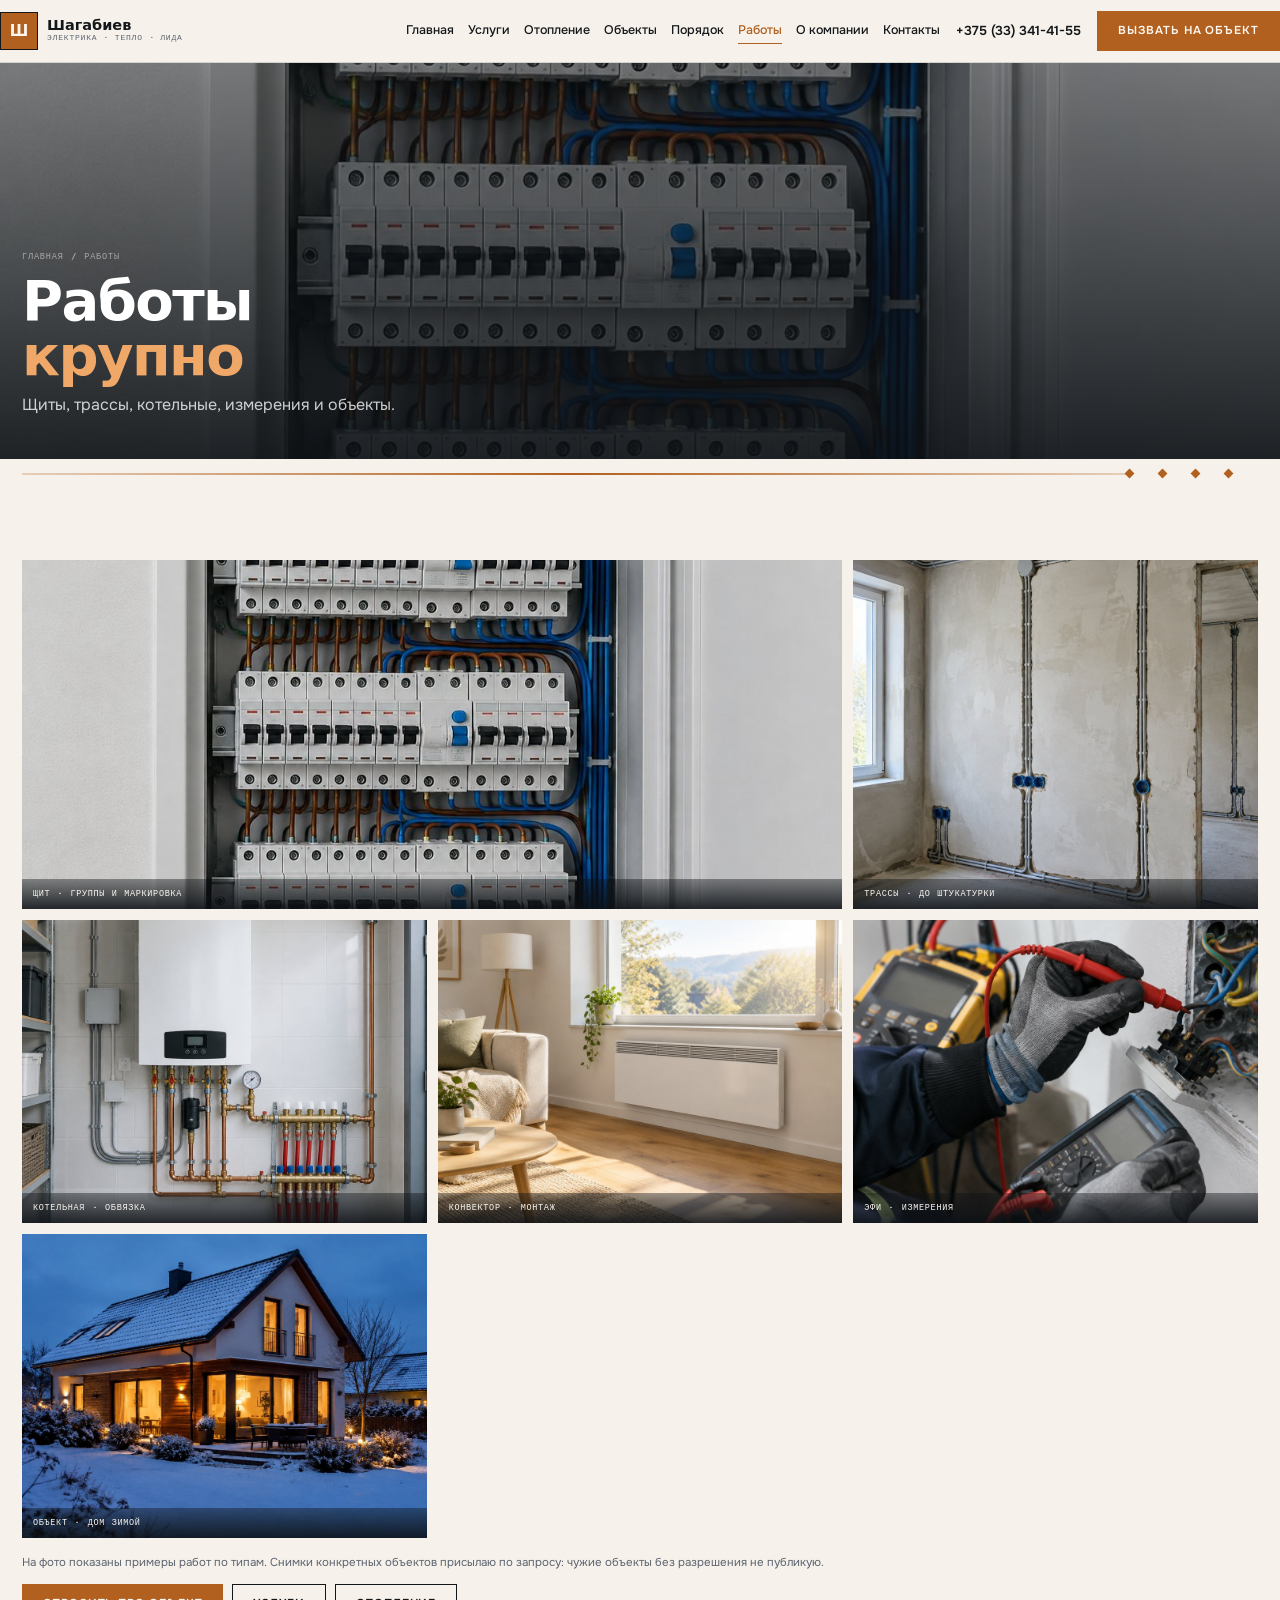
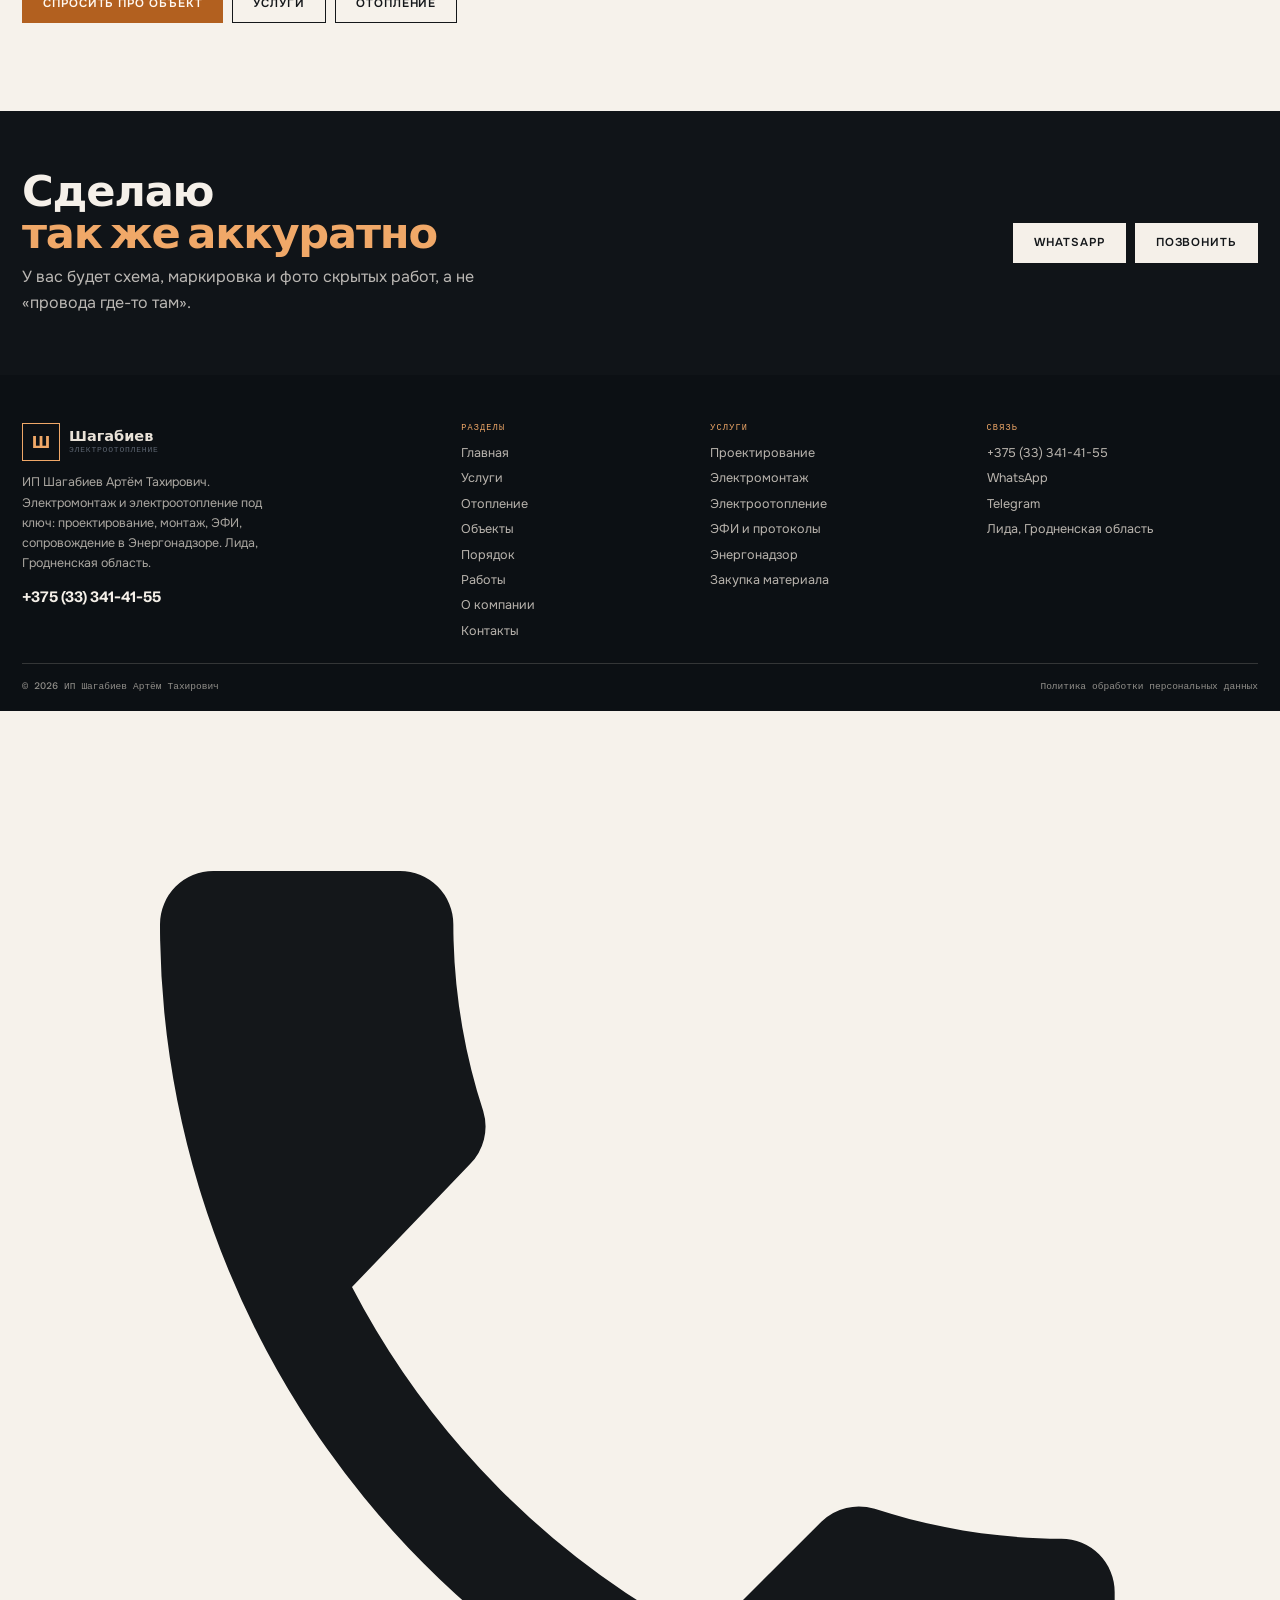
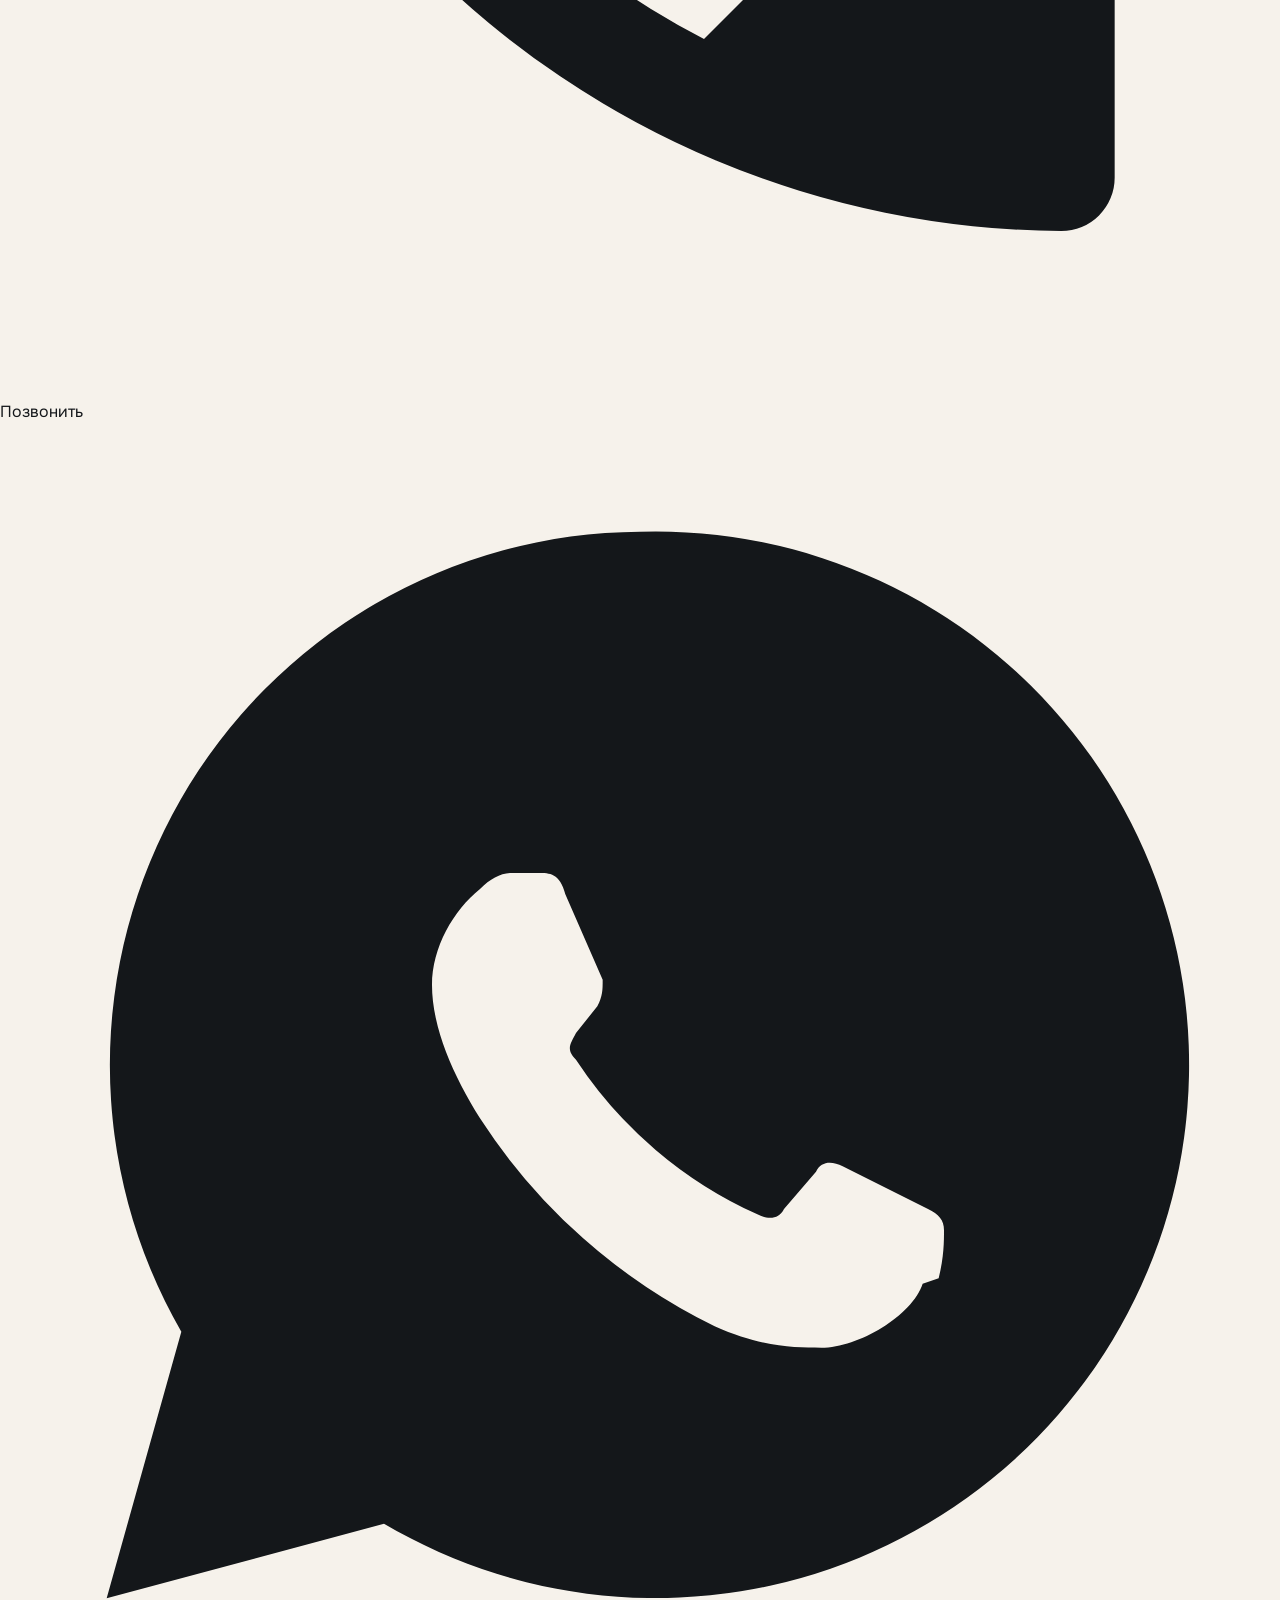
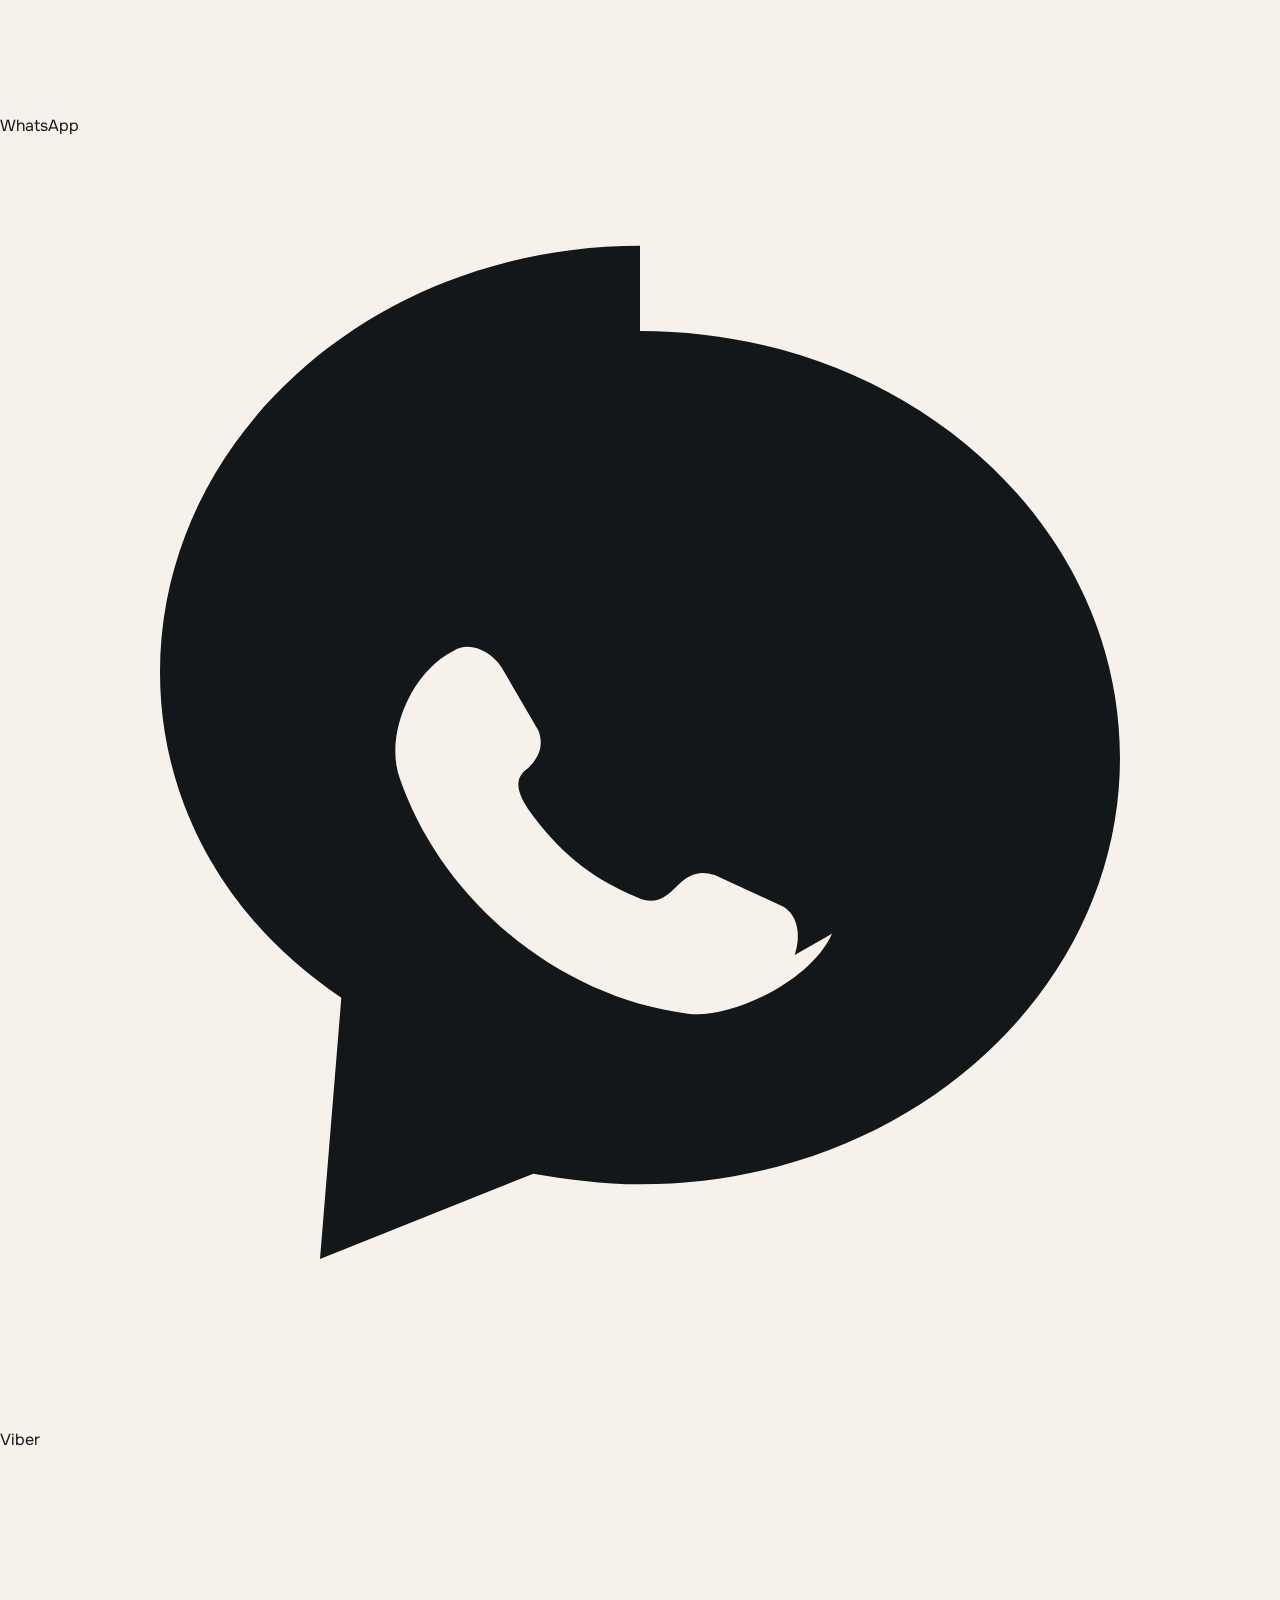
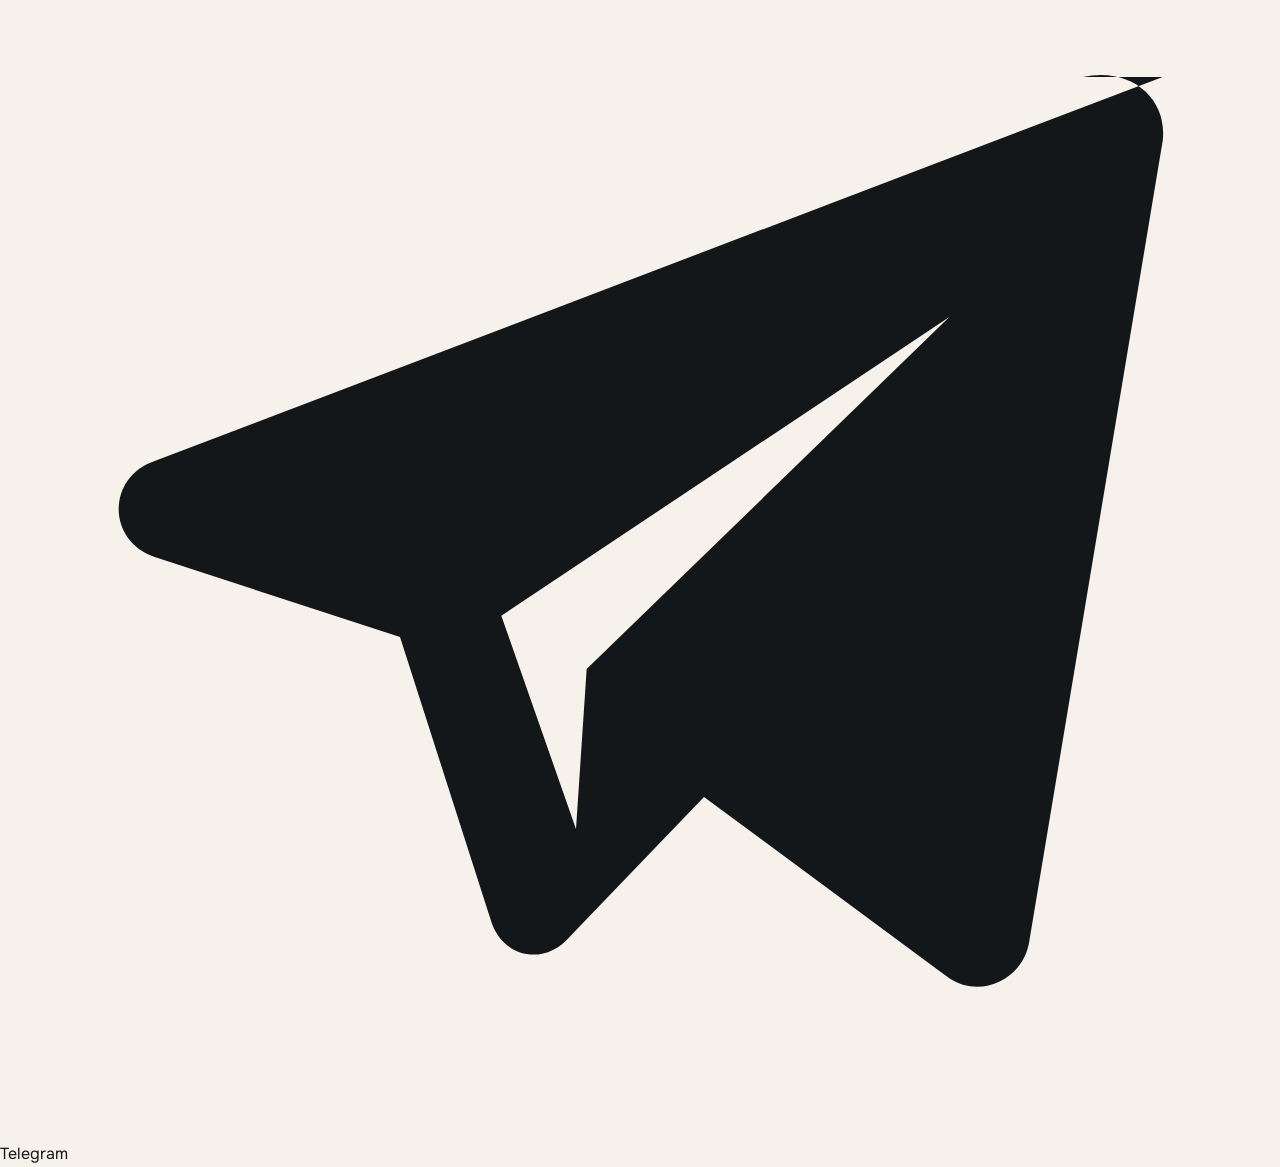
<file: raboty.html>
<!DOCTYPE html>
<html lang="ru">
<head>
<meta charset="utf-8">
<meta name="viewport" content="width=device-width, initial-scale=1">
<title>Работы: щиты, трассы, котельные, измерения | Лида</title>
<meta name="description" content="Примеры работ: сборка щитов, прокладка трасс, электроотопление, измерения ЭФИ.">
<meta property="og:title" content="Работы: щиты, трассы, котельные, измерения | Лида">
<meta property="og:description" content="Примеры работ: сборка щитов, прокладка трасс, электроотопление, измерения ЭФИ.">
<meta property="og:type" content="website">
<meta name="theme-color" content="#F6F2EB">
<style>
:root{--bg:#F6F2EB;--bg2:#EDE6DB;--ink:#14171A;--ink2:#2A2F35;--copper:#B2601F;--copper2:#D98336;
--quiet:#5C6470;--line:rgba(20,23,26,.14);--white:#FFFDF9;--pad:22px;--max:1300px;
--d:'Schibsted Grotesk',system-ui,sans-serif;--b:'Onest',system-ui,sans-serif;--m:'Azeret Mono',ui-monospace,monospace}
*{box-sizing:border-box}html{-webkit-text-size-adjust:100%}body{margin:0;background:var(--bg);color:var(--ink);font:16px/1.62 var(--b);-webkit-font-smoothing:antialiased}
img{max-width:100%;display:block}h1,h2,h3{margin:0;font-family:var(--d);font-weight:700;line-height:.99;letter-spacing:-.028em}
a{color:inherit;text-decoration:none}[hidden]{display:none!important}
.wrap{width:100%;max-width:var(--max);margin:0 auto;padding:0 var(--pad)}
.header{position:sticky;top:0;z-index:40;background:rgba(246,242,235,.94);border-bottom:1px solid var(--line);backdrop-filter:blur(8px)}
.header__in{display:flex;align-items:center;gap:16px;padding:11px 0}
.logo{display:flex;align-items:center;gap:9px}
.logo__mark{width:38px;height:38px;border:1.5px solid var(--ink);display:grid;place-items:center;background:var(--copper);color:#FFF7EF;font:700 15px/1 var(--d)}
.logo__txt{display:flex;flex-direction:column;line-height:1.15}
.logo__txt b{font:700 14.5px/1 var(--d)}
.logo__txt i{font:500 8px/1.5 var(--m);letter-spacing:.1em;text-transform:uppercase;color:var(--quiet);font-style:normal}
.nav{display:flex;gap:14px;margin-left:auto;font:500 12.5px/1 var(--b)}
.nav a{padding:6px 0;border-bottom:1px solid transparent}
.nav a:hover,.nav a.is-on{border-color:var(--copper);color:var(--copper)}
.header__tel{font:600 13px/1 var(--b);white-space:nowrap}
.btn{display:inline-flex;align-items:center;justify-content:center;gap:8px;padding:13px 20px;font:600 11.5px/1 var(--b);letter-spacing:.08em;text-transform:uppercase;border:1px solid var(--ink);background:var(--ink);color:var(--white);cursor:pointer;transition:.18s}
.btn:hover{background:#000}
.btn--copper{background:var(--copper);border-color:var(--copper);color:#FFF8F1}
.btn--copper:hover{background:#985016;border-color:#985016}
.btn--ghost{background:transparent;color:var(--ink);border-color:var(--ink)}
.btn--ghost:hover{background:var(--ink);color:var(--white)}
.burger{display:none;width:42px;height:36px;border:1px solid var(--ink);background:transparent;align-items:center;justify-content:center;flex-direction:column;gap:4px;cursor:pointer}
.burger i{display:block;width:16px;height:1px;background:var(--ink)}
.burger.is-close i:first-child{transform:rotate(45deg) translateY(3px)}
.burger.is-close i:last-child{transform:rotate(-45deg) translateY(-3px)}
.drawer{position:fixed;inset:0;z-index:90;background:rgba(16,18,21,.76);display:none}
.drawer[data-open]{display:block}
.drawer__in{position:absolute;inset:0 0 0 auto;width:min(400px,92vw);background:var(--bg);padding:18px;overflow-y:auto}
.drawer__top{display:flex;justify-content:space-between;align-items:center;margin-bottom:16px}
.drawer__nav{display:grid;font:700 21px/1 var(--d);letter-spacing:-.01em}
.drawer__nav a{padding:13px 0;border-bottom:1px solid var(--line)}
.drawer__cta{width:100%;margin-top:16px}
.drawer__note{font-size:12px;color:var(--quiet);margin-top:10px}
body.is-locked{overflow:hidden}
.hero{position:relative;min-height:min(94svh,820px);display:flex;align-items:flex-end;overflow:hidden;background:#0C1014}
.hero__img{position:absolute;inset:0;width:100%;height:100%;object-fit:cover}
.hero::after{content:'';position:absolute;inset:0;background:linear-gradient(180deg,rgba(10,14,18,.5),rgba(10,14,18,.12) 42%,rgba(10,14,18,.78) 78%,#0C1014 100%)}
.hero__in{position:relative;z-index:2;width:100%;padding:clamp(28px,4.6vw,58px) 0 clamp(14px,2vw,22px);color:#FAF6F0}
.hero h1{font-size:clamp(2rem,5.5vw,4.5rem);letter-spacing:-.035em;color:#fff}
.hero h1 em{font-style:normal;color:#F0A868}
.hero__lede{max-width:44ch;margin:14px 0 18px;color:rgba(250,246,240,.86)}
.hero__acts{display:flex;flex-wrap:wrap;gap:9px;margin-bottom:clamp(14px,2.2vw,26px)}
.hero__acts .btn--ghost{color:#fff;border-color:rgba(255,255,255,.6)}
.hero__acts .btn--ghost:hover{background:#fff;color:var(--ink)}
.hero__facts{display:grid;grid-template-columns:repeat(4,minmax(0,1fr));border-top:1px solid rgba(255,255,255,.28);gap:0 12px}
.hero__facts div{padding:11px 0 0}
.hero__facts b{display:block;font:700 clamp(.92rem,1.4vw,1.1rem)/1.2 var(--d)}
.hero__facts span{font:500 8.5px/1.5 var(--m);letter-spacing:.08em;text-transform:uppercase;color:#F0A868}
@media (max-width:1024px){.nav{display:none}.burger{display:flex}.header__tel{display:none}.hero__facts{grid-template-columns:1fr 1fr}}
@media (max-width:380px){.header .btn--copper{display:none}}
</style>
<link rel="preconnect" href="https://fonts.googleapis.com">
<link rel="preconnect" href="https://fonts.gstatic.com" crossorigin>
<link href="https://fonts.googleapis.com/css2?family=Schibsted+Grotesk:wght@500;600;700&family=Onest:wght@400;500;600&family=Azeret+Mono:wght@400;500&display=swap" rel="stylesheet">
<link rel="stylesheet" href="assets/css/style.v1.css">
<link rel="icon" href="assets/img/favicon.svg" type="image/svg+xml">
</head>
<body>
<header class="header"><div class="header__in wrap">
<a class="logo" href="index.html"><span class="logo__mark">Ш</span><span class="logo__txt"><b>Шагабиев</b><i>электрика · тепло · Лида</i></span></a>
<nav class="nav" aria-label="Основное меню"><a href="index.html">Главная</a><a href="uslugi.html">Услуги</a><a href="otoplenie.html">Отопление</a><a href="obekty.html">Объекты</a><a href="kak-rabotaem.html">Порядок</a><a href="raboty.html" class="is-on">Работы</a><a href="o-kompanii.html">О компании</a><a href="kontakty.html">Контакты</a></nav>
<a class="header__tel" href="tel:+375333414155">+375 (33) 341-41-55</a>
<a class="btn btn--copper" href="#zayavka">Вызвать на объект</a>
<button class="burger" type="button" aria-label="Меню" aria-expanded="false" aria-controls="drawer"><i></i><i></i><i></i></button>
</div></header>
<div class="drawer" id="drawer" role="dialog" aria-modal="true" aria-label="Меню" hidden>
<div class="drawer__in">
<div class="drawer__top">
<a class="logo" href="index.html"><span class="logo__mark">Ш</span><span class="logo__txt"><b>Шагабиев</b><i>Лида</i></span></a>
<button class="burger is-close" type="button" data-close aria-label="Закрыть меню"><i></i><i></i></button>
</div>
<nav class="drawer__nav"><a href="index.html">Главная</a><a href="uslugi.html">Услуги</a><a href="otoplenie.html">Отопление</a><a href="obekty.html">Объекты</a><a href="kak-rabotaem.html">Порядок</a><a href="raboty.html">Работы</a><a href="o-kompanii.html">О компании</a><a href="kontakty.html">Контакты</a></nav>
<a class="btn btn--copper drawer__cta" href="tel:+375333414155">Позвонить +375 (33) 341-41-55</a>
<p class="drawer__note">Электромонтаж и электроотопление под ключ. Проектирование, ЭФИ, помощь при сдаче в Энергонадзор. Без предоплаты, по договору, с гарантией.</p>
</div></div>
<main>
<section class="phero"><img src="assets/img/board.jpg" alt="Щит" width="1024" height="1024">
<div class="phero__in"><div class="wrap"><div class="crumbs"><a href="index.html">Главная</a> / Работы</div>
<h1>Работы<br><em>крупно</em></h1><p>Щиты, трассы, котельные, измерения и объекты.</p></div></div></section>
<div class="bus" aria-hidden="true"><i></i><i></i><i></i><i></i></div>
<section class="section"><div class="wrap">
<div class="gal">
<figure class="wide"><img src="assets/img/board.jpg" alt="Щит" width="1024" height="1024" loading="lazy"><figcaption>Щит · группы и маркировка</figcaption></figure>
<figure><img src="assets/img/cable.jpg" alt="Трассы" width="1024" height="1024" loading="lazy"><figcaption>Трассы · до штукатурки</figcaption></figure>
<figure><img src="assets/img/boiler.jpg" alt="Котельная" width="1024" height="1024" loading="lazy"><figcaption>Котельная · обвязка</figcaption></figure>
<figure><img src="assets/img/convector.jpg" alt="Конвектор" width="1024" height="1024" loading="lazy"><figcaption>Конвектор · монтаж</figcaption></figure>
<figure><img src="assets/img/meas.jpg" alt="Измерения" width="1024" height="1024" loading="lazy"><figcaption>ЭФИ · измерения</figcaption></figure>
<figure><img src="assets/img/hero.jpg" alt="Дом" width="1536" height="1024" loading="lazy"><figcaption>Объект · дом зимой</figcaption></figure>
</div>
<p class="hint" style="margin-top:16px">На фото показаны примеры работ по типам. Снимки конкретных объектов присылаю по запросу: чужие объекты без разрешения не публикую.</p>
<p style="margin-top:12px;display:flex;gap:9px;flex-wrap:wrap"><a class="btn btn--copper" href="https://wa.me/375333414155" target="_blank" rel="noopener">Спросить про объект</a><a class="btn btn--ghost" href="uslugi.html">Услуги</a><a class="btn btn--ghost" href="otoplenie.html">Отопление</a></p>
</div></section>
<section class="cta"><div class="wrap cta__in"><div><h2>Сделаю<br><em>так же аккуратно</em></h2><p>У вас будет схема, маркировка и фото скрытых работ, а не «провода где-то там».</p></div>
<div class="cta__acts"><a class="btn btn--light" href="https://wa.me/375333414155" target="_blank" rel="noopener">WhatsApp</a><a class="btn btn--light" href="tel:+375333414155">Позвонить</a></div></div></section>
</main>
<footer class="footer"><div class="wrap">
<div class="footer__top">
<div class="footer__about"><a class="logo logo--f" href="index.html"><span class="logo__mark">Ш</span><span class="logo__txt"><b>Шагабиев</b><i>электроотопление</i></span></a>
<p>ИП Шагабиев Артём Тахирович. Электромонтаж и электроотопление под ключ: проектирование, монтаж, ЭФИ, сопровождение в Энергонадзоре. Лида, Гродненская область.</p>
<a class="footer__tel" href="tel:+375333414155">+375 (33) 341-41-55</a>
</div>
<div><h4>Разделы</h4><ul><li><a href="index.html">Главная</a></li><li><a href="uslugi.html">Услуги</a></li><li><a href="otoplenie.html">Отопление</a></li><li><a href="obekty.html">Объекты</a></li><li><a href="kak-rabotaem.html">Порядок</a></li><li><a href="raboty.html">Работы</a></li><li><a href="o-kompanii.html">О компании</a></li><li><a href="kontakty.html">Контакты</a></li></ul></div>
<div><h4>Услуги</h4><ul><li><a href="uslugi.html#proekt">Проектирование</a></li><li><a href="uslugi.html#montazh">Электромонтаж</a></li><li><a href="otoplenie.html">Электроотопление</a></li><li><a href="uslugi.html#efi">ЭФИ и протоколы</a></li><li><a href="uslugi.html#energonadzor">Энергонадзор</a></li><li><a href="uslugi.html#material">Закупка материала</a></li></ul></div>
<div><h4>Связь</h4><ul><li><a href="tel:+375333414155">+375 (33) 341-41-55</a></li><li><a href="https://wa.me/375333414155" target="_blank" rel="noopener">WhatsApp</a></li><li><a href="https://t.me/+375333414155" target="_blank" rel="noopener">Telegram</a></li><li><a href="https://yandex.by/maps/?text=%D0%9B%D0%B8%D0%B4%D0%B0%20%D1%8D%D0%BB%D0%B5%D0%BA%D1%82%D1%80%D0%BE%D0%BC%D0%BE%D0%BD%D1%82%D0%B0%D0%B6%20%D1%8D%D0%BB%D0%B5%D0%BA%D1%82%D1%80%D0%BE%D0%BE%D1%82%D0%BE%D0%BF%D0%BB%D0%B5%D0%BD%D0%B8%D0%B5" target="_blank" rel="noopener">Лида, Гродненская область</a></li></ul></div>
</div>
<div class="footer__bottom"><span>© <span id="yr">2026</span> ИП Шагабиев Артём Тахирович</span>
<span><a href="politika.html">Политика обработки персональных данных</a></span></div>
</div></footer>
<div class="mbar" role="navigation" aria-label="Быстрая связь">
<a href="tel:+375333414155"><svg viewBox="0 0 24 24" fill="currentColor" aria-hidden="true"><path d="M6.6 10.8a15.5 15.5 0 0 0 6.6 6.6l2.2-2.2a1 1 0 0 1 1-.24c1.1.36 2.3.56 3.5.56a1 1 0 0 1 1 1V20a1 1 0 0 1-1 1A17 17 0 0 1 3 4a1 1 0 0 1 1-1h3.5a1 1 0 0 1 1 1c0 1.2.2 2.4.56 3.5a1 1 0 0 1-.25 1z"/></svg>Позвонить</a>
<a href="https://wa.me/375333414155" target="_blank" rel="noopener"><svg viewBox="0 0 24 24" fill="currentColor" aria-hidden="true"><path d="M12 2a10 10 0 0 0-8.6 15L2 22l5.2-1.4A10 10 0 1 0 12 2m5.3 14.1c-.2.6-1.2 1.2-1.9 1.2-.5 0-1.1 0-2-.4a11 11 0 0 1-4.4-3.9c-.5-.8-.9-1.7-.9-2.5 0-.7.4-1.4.9-1.8.2-.2.4-.3.6-.3h.5c.2 0 .4 0 .5.4l.7 1.6c0 .2 0 .3-.1.5l-.4.5c-.1.2-.2.3 0 .5a8 8 0 0 0 3.4 2.9c.2.1.4.1.5-.1l.6-.7c.1-.2.3-.2.5-.1l1.6.8c.2.1.3.2.3.4s0 .5-.1.9"/></svg>WhatsApp</a>
<a href="viber://chat?number=%2B375333414155"><svg viewBox="0 0 24 24" fill="currentColor" aria-hidden="true"><path d="M12 2C7 2 3 5.6 3 10c0 2.5 1.3 4.7 3.4 6.1L6 21l4-1.6c.6.1 1.3.2 2 .2 5 0 9-3.6 9-8s-4-8-9-8m3.6 11.3c-.4.9-1.9 1.6-2.7 1.5-2.4-.3-4.6-2.1-5.4-4.4-.3-.8.2-2 1-2.4.3-.2.7 0 .9.3l.7 1.2c.1.3 0 .5-.2.7-.3.2-.2.5.1.9.6.8 1.2 1.2 1.9 1.5.4.2.6 0 .8-.2s.4-.3.7-.2l1.3.6c.3.2.3.6.2.9"/></svg>Viber</a>
<a href="https://t.me/+375333414155" target="_blank" rel="noopener"><svg viewBox="0 0 24 24" fill="currentColor" aria-hidden="true"><path d="M21.8 4.2 2.9 11.4c-.9.3-.9 1.5 0 1.8l4.6 1.5 1.7 5.3c.2.7 1 .9 1.5.3l2.5-2.6 4.6 3.4c.6.4 1.4 0 1.5-.7l2.5-15c.1-.8-.6-1.4-1.5-1.2M9.4 14.3l8.4-5.6-6.8 6.6-.2 3z"/></svg>Telegram</a>
</div>
<script src="assets/js/main.v1.js"></script>
</body>
</html>
</file>
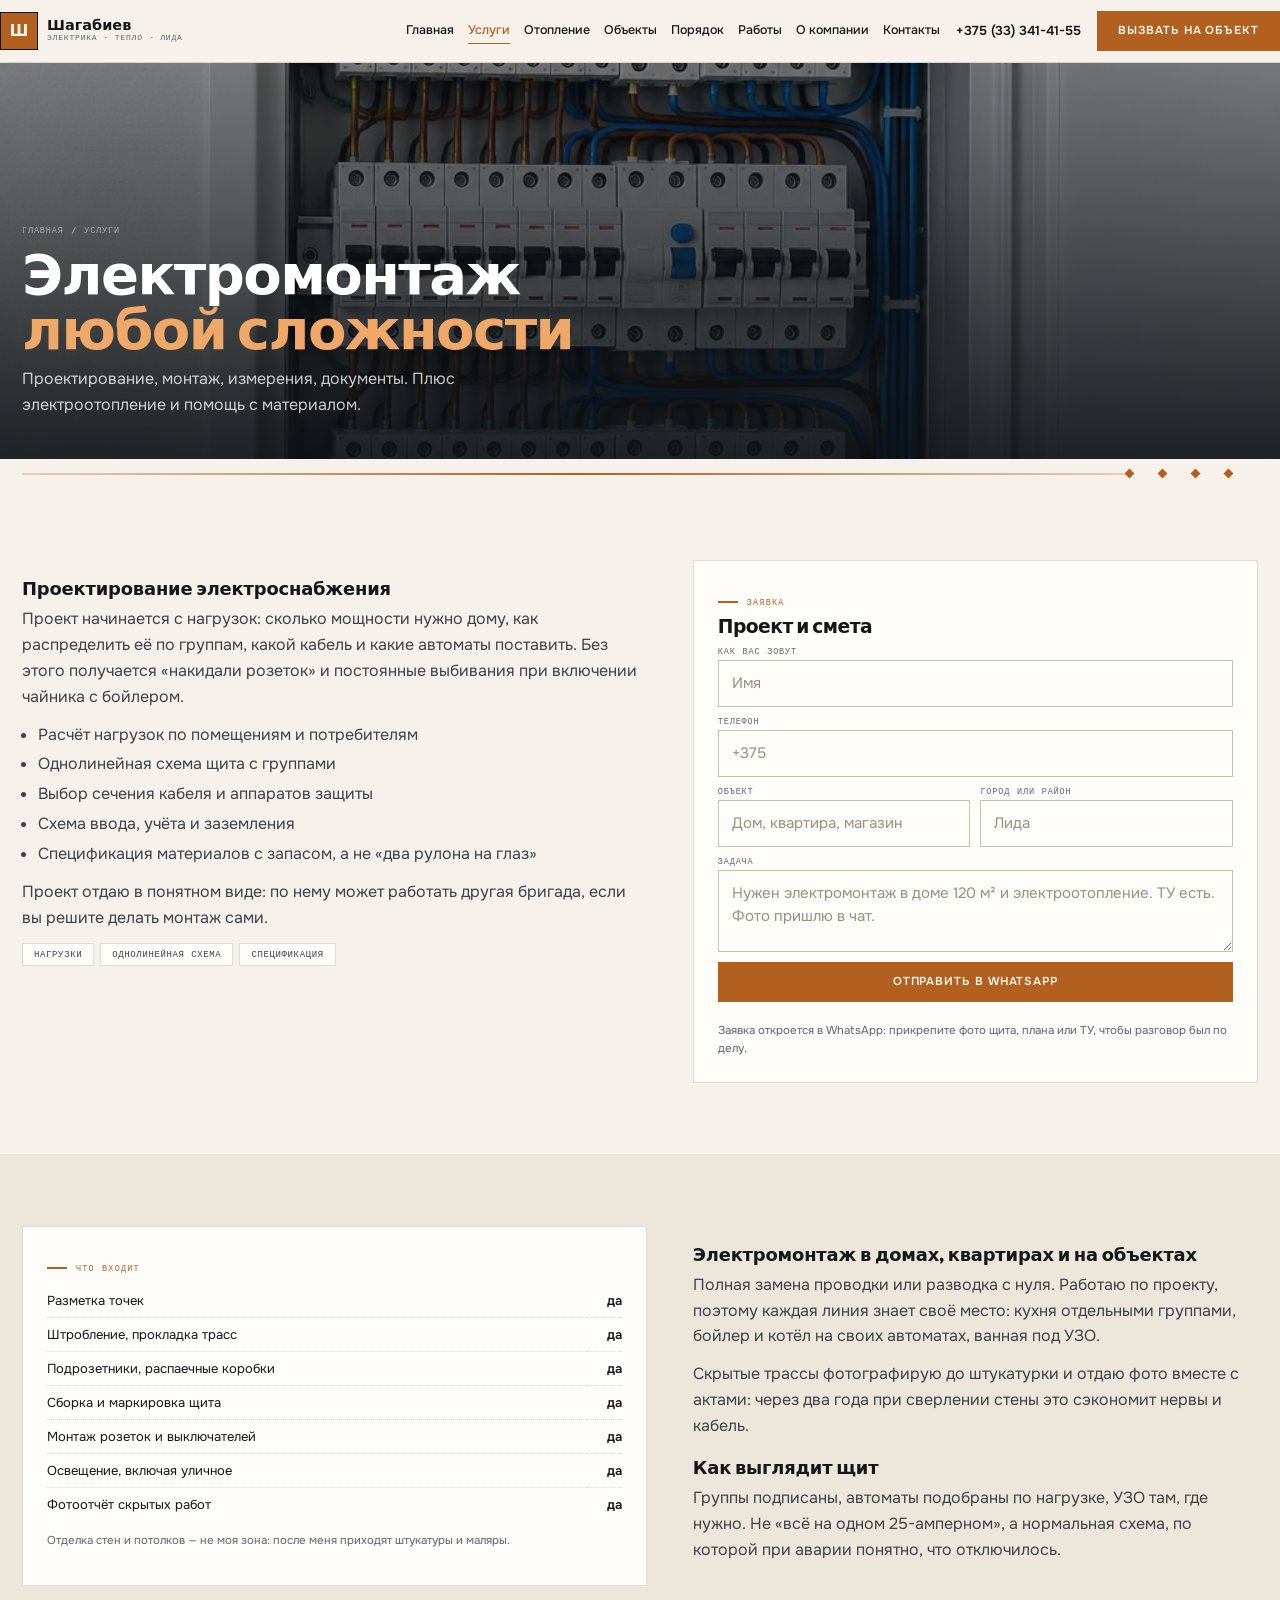
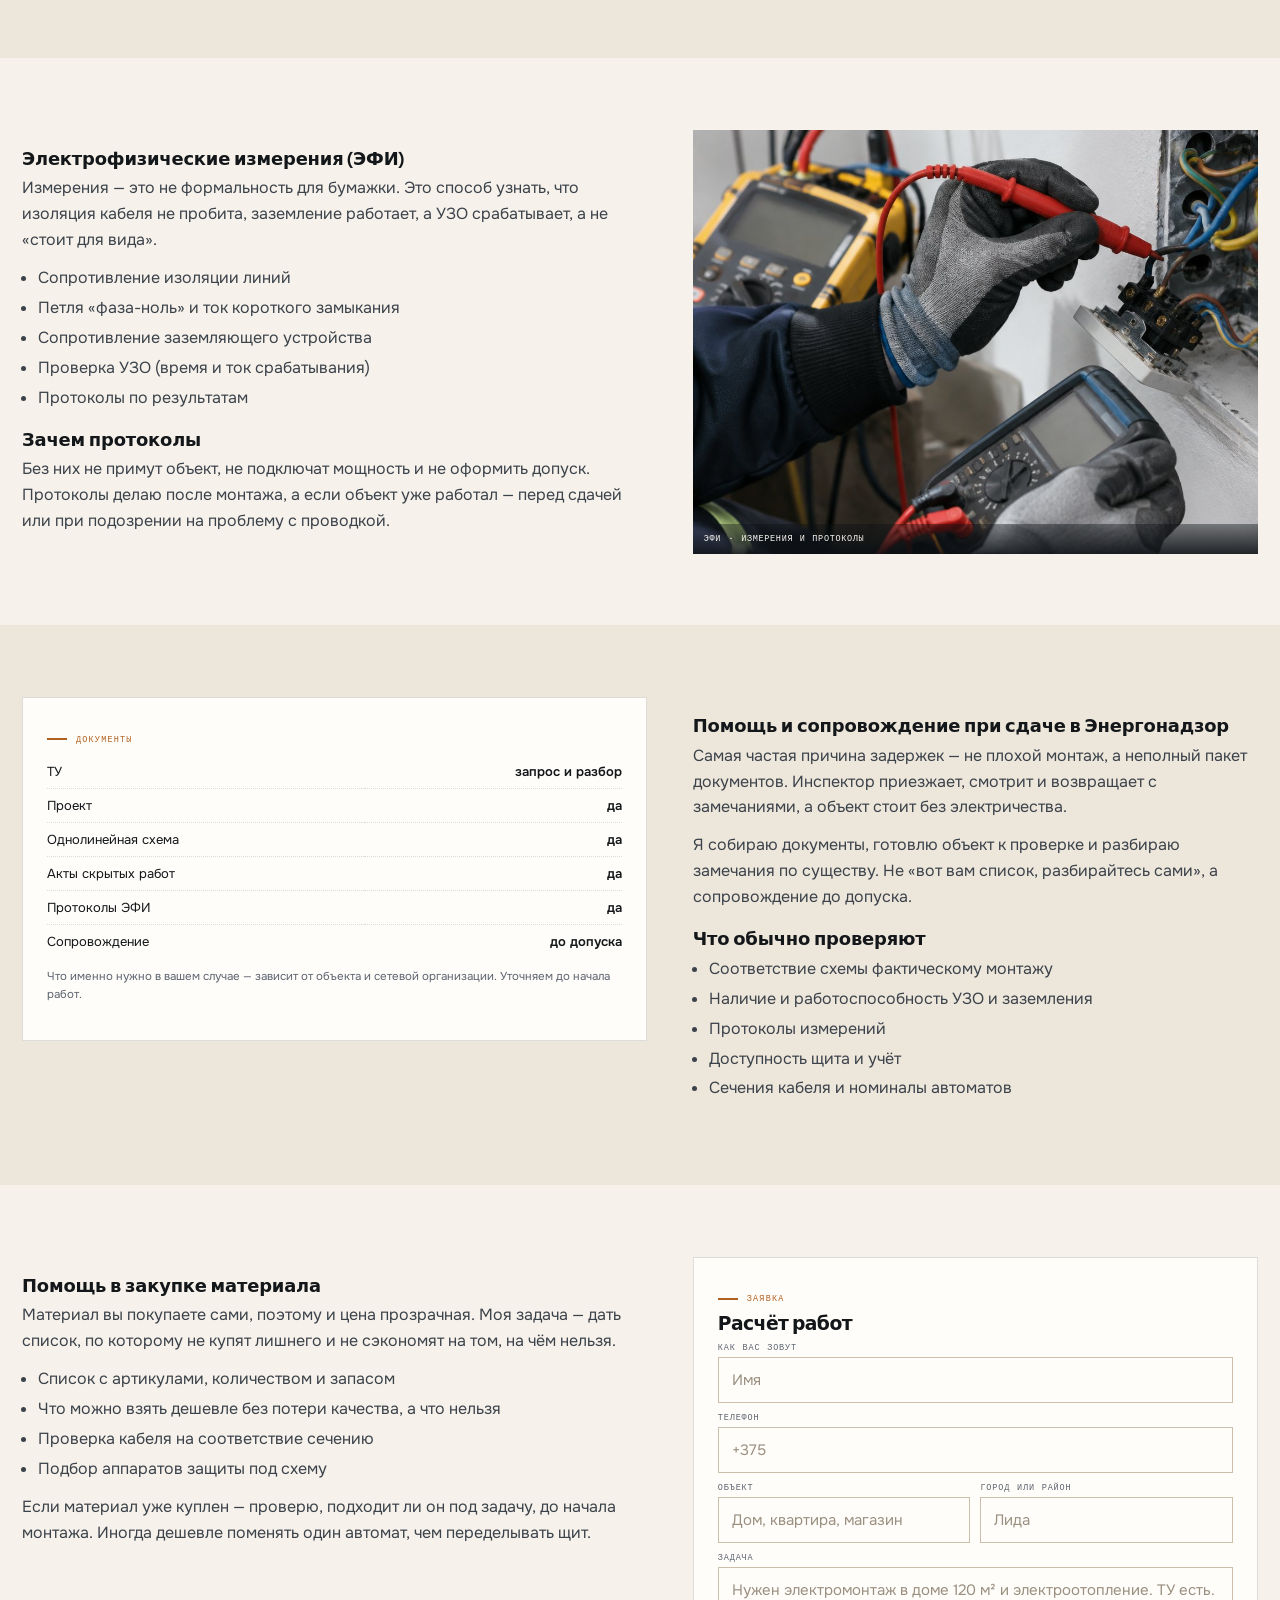
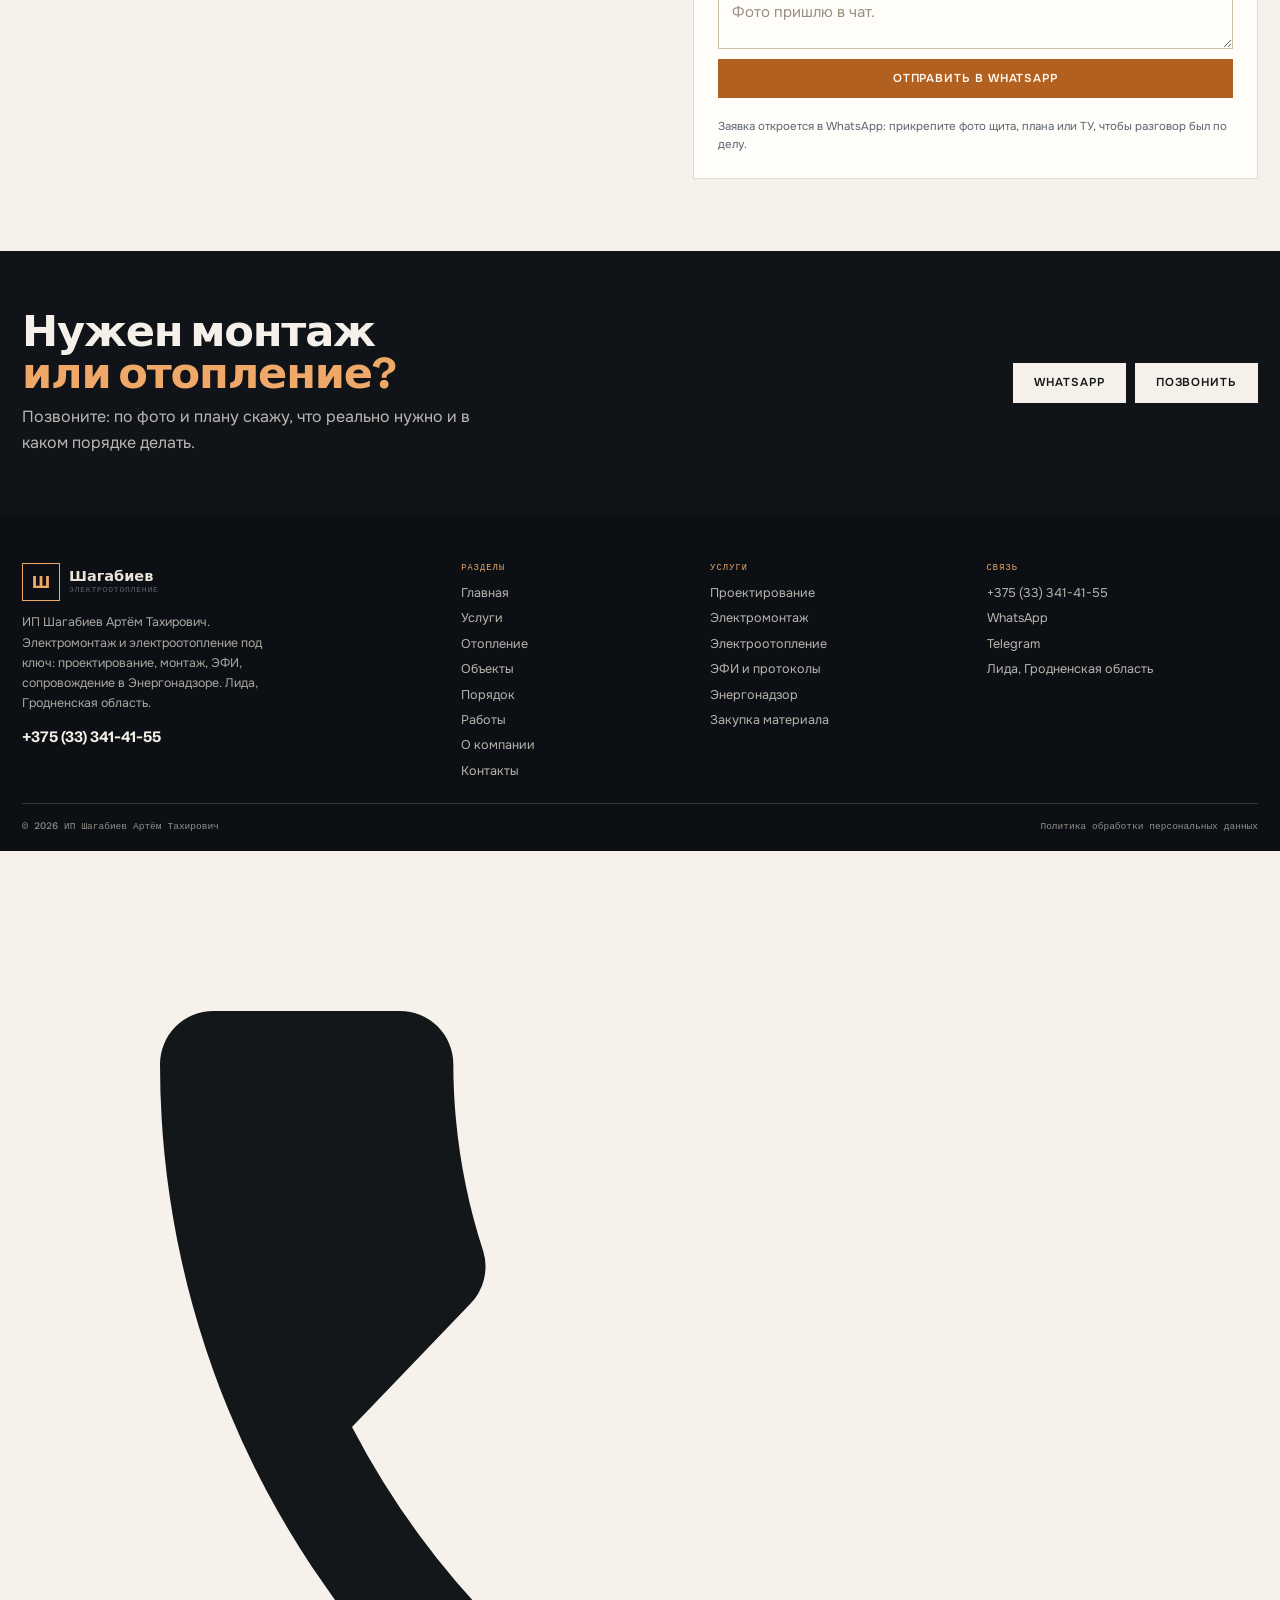
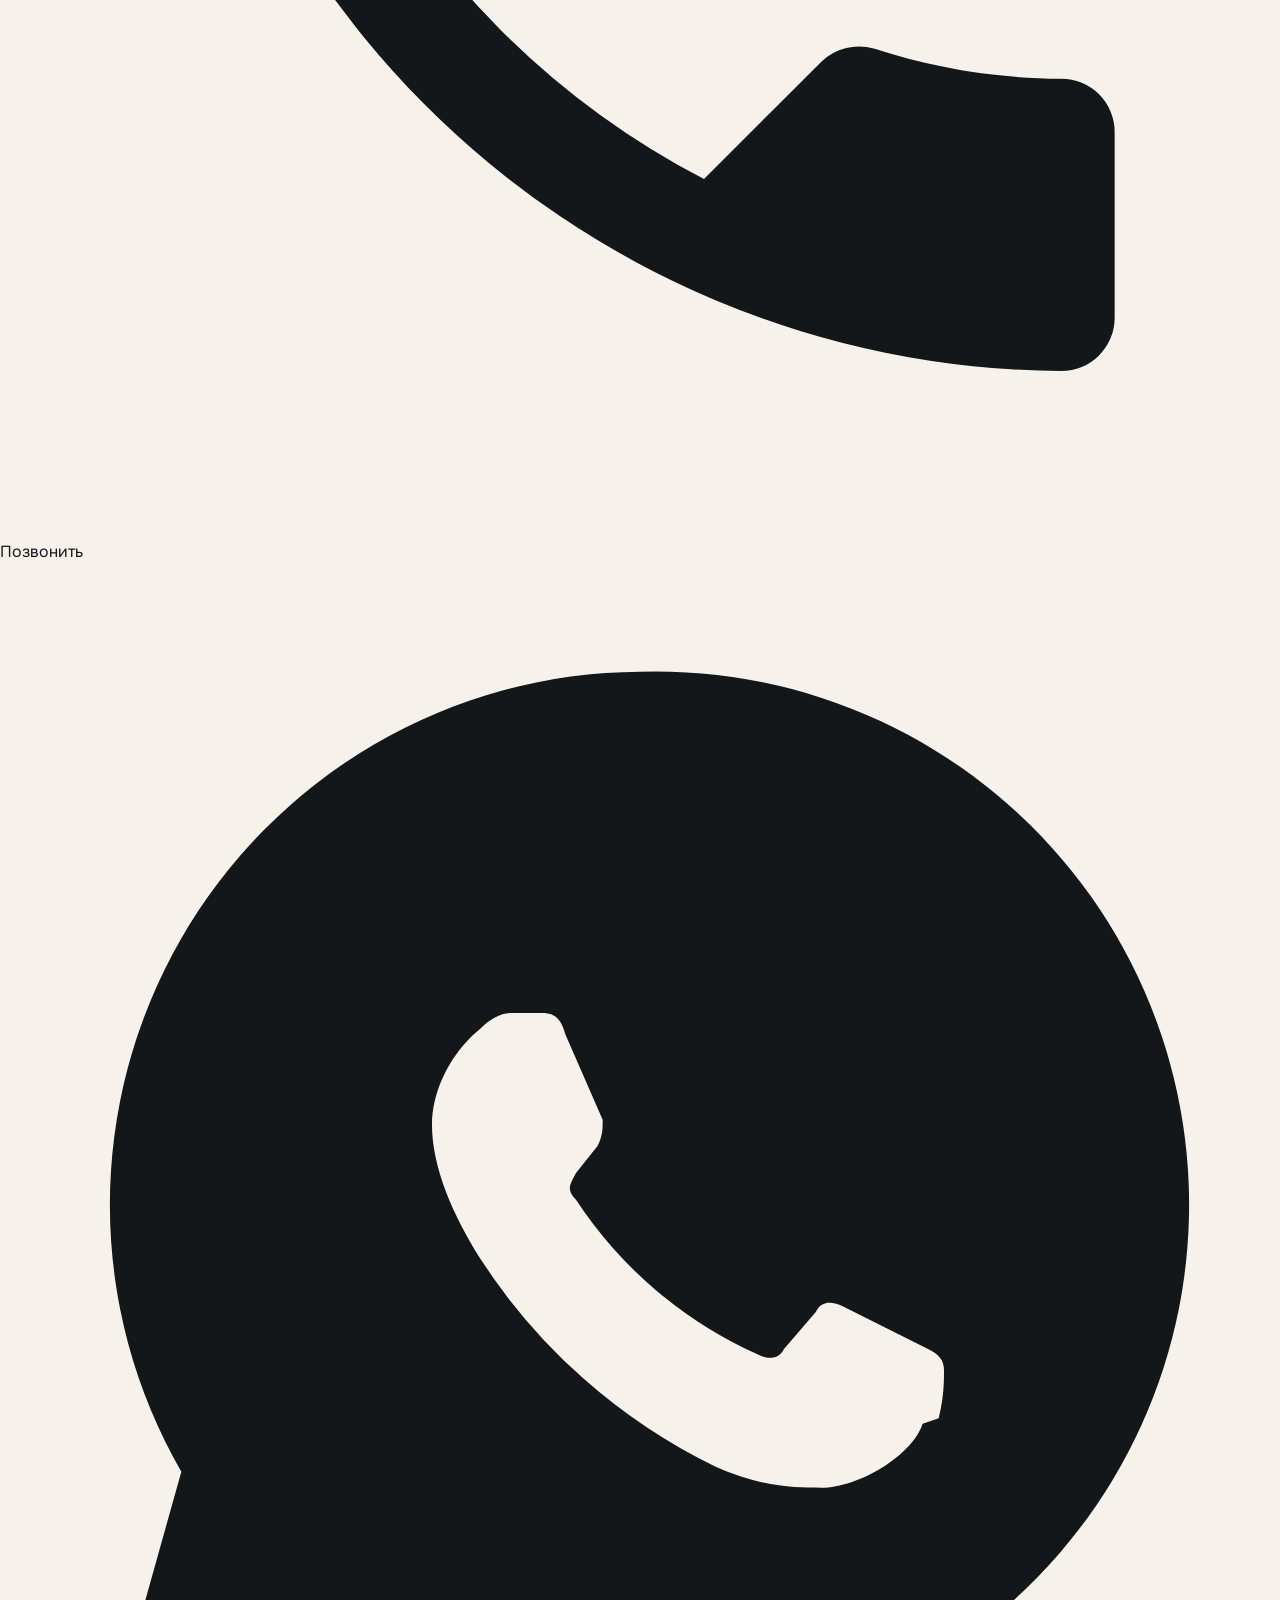
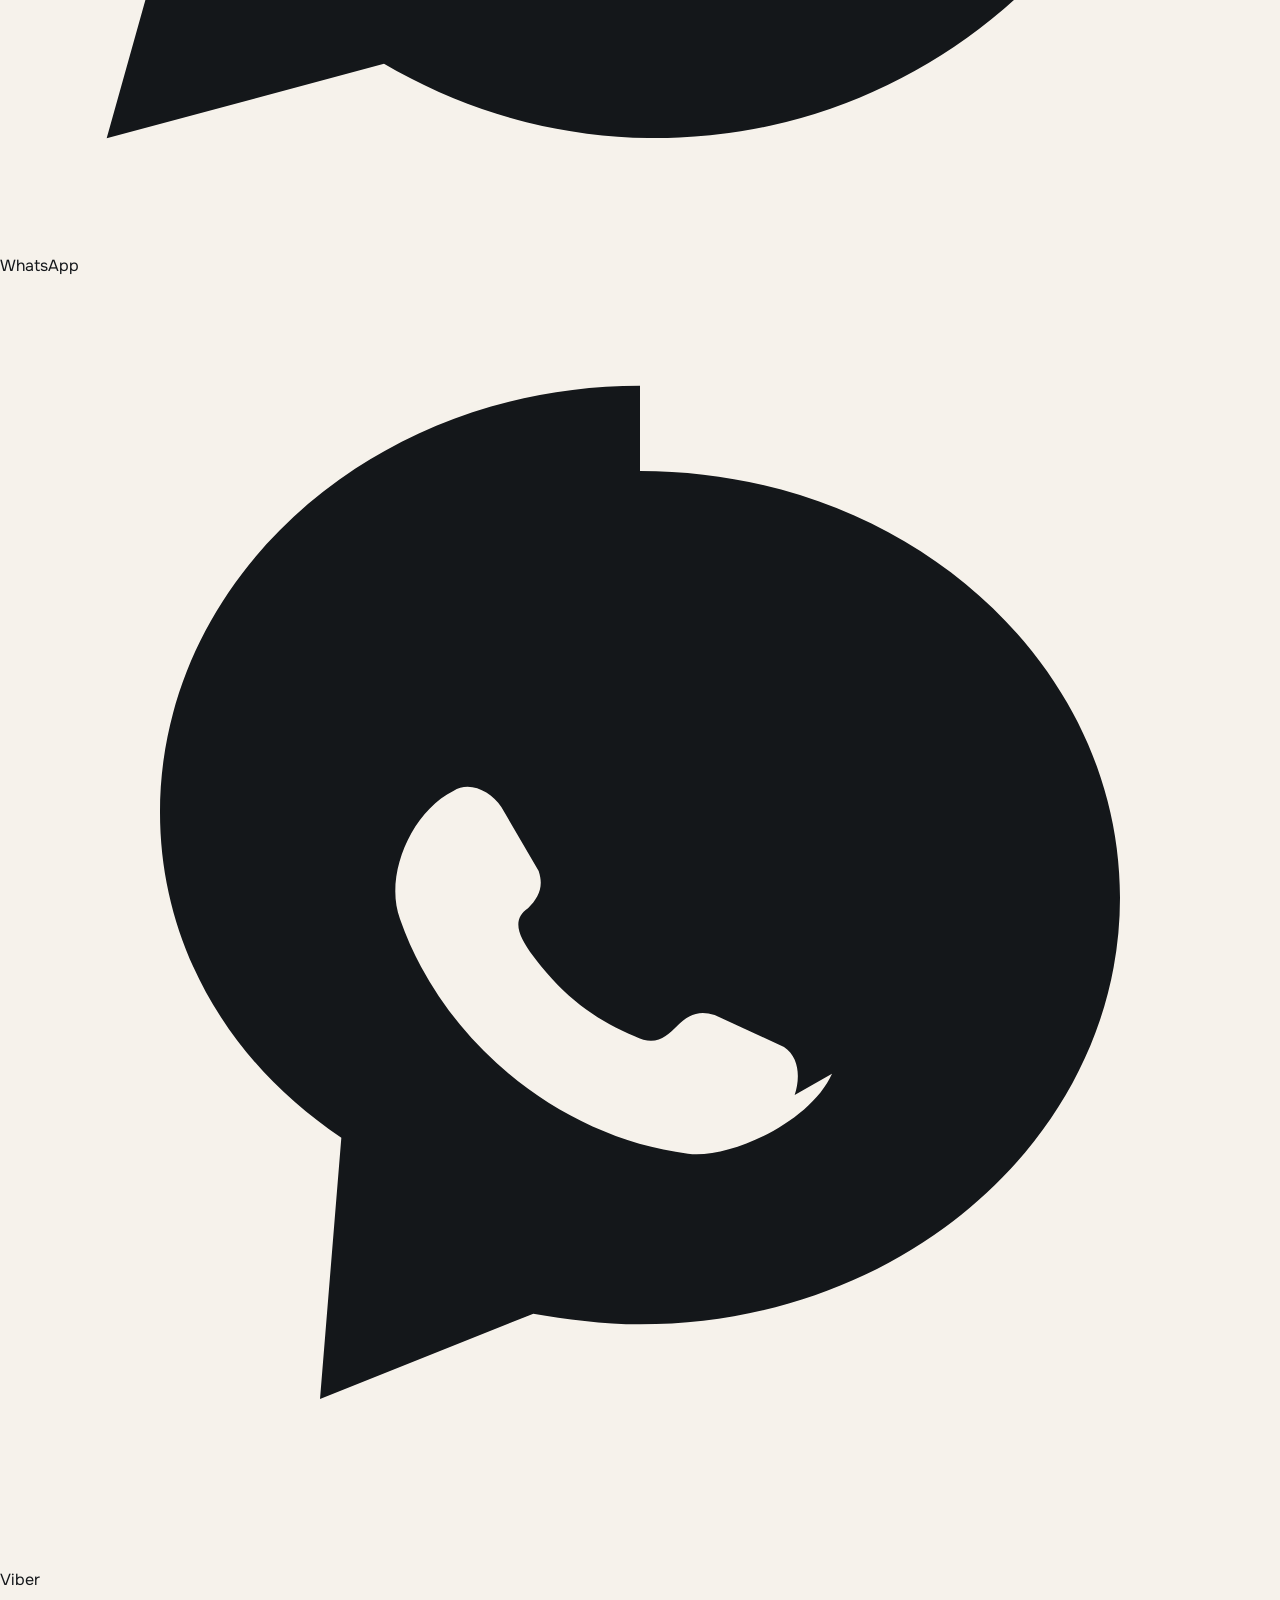
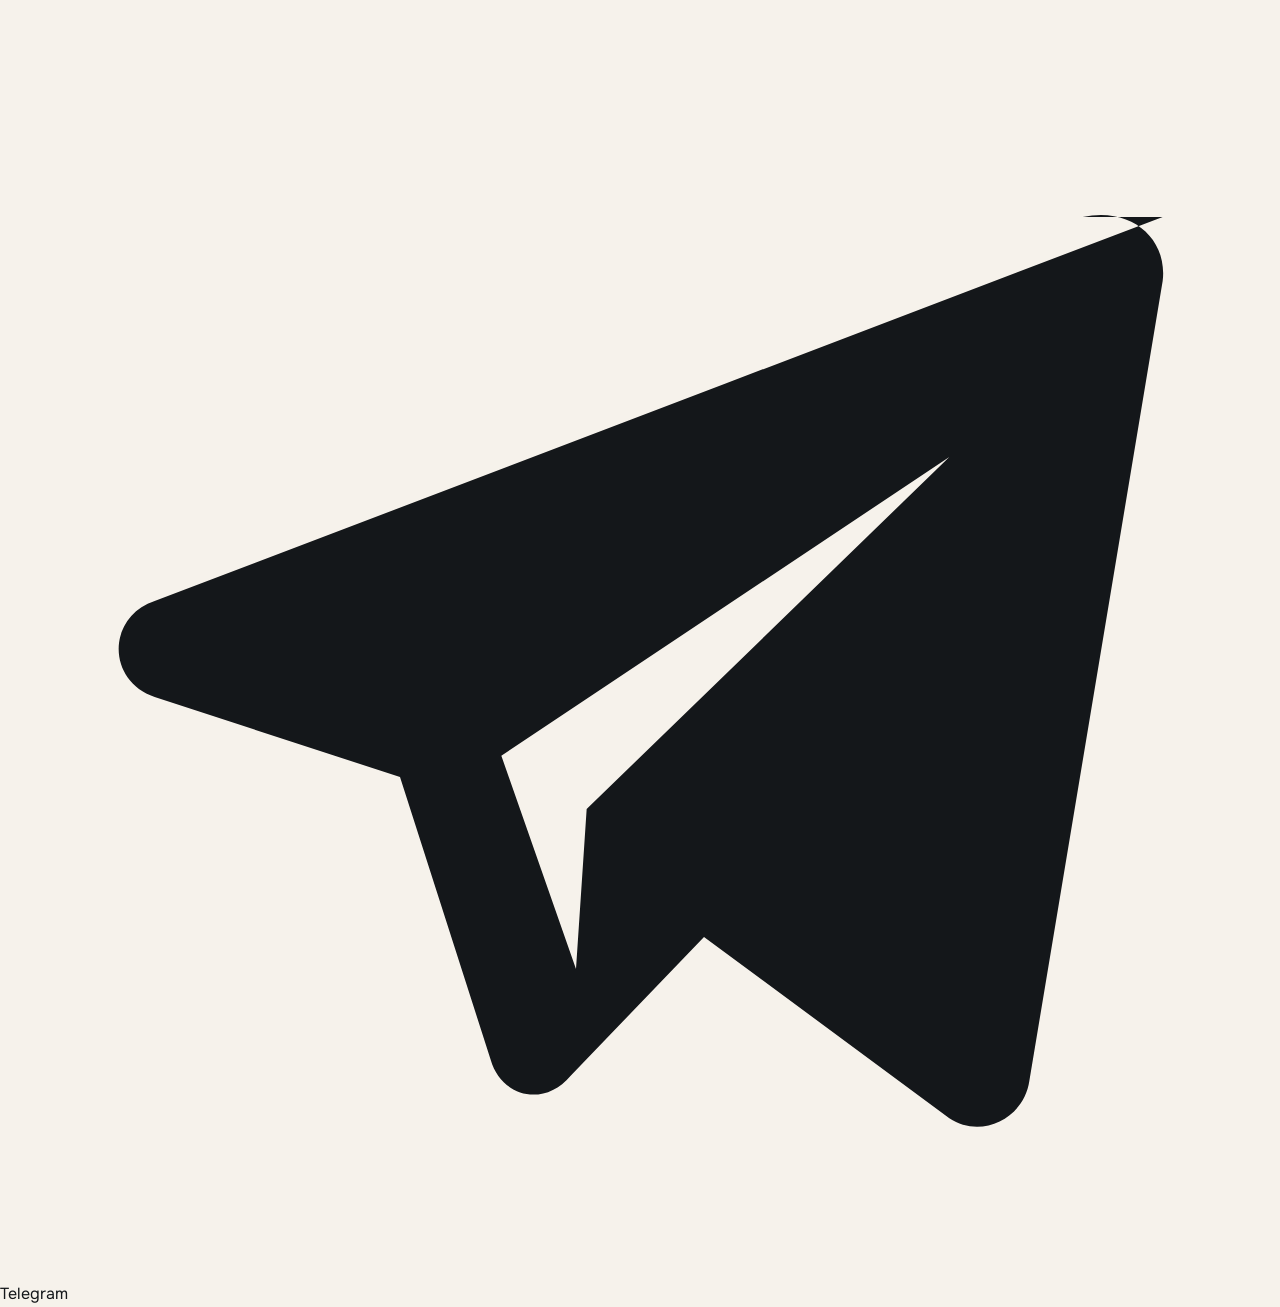
<file: uslugi.html>
<!DOCTYPE html>
<html lang="ru">
<head>
<meta charset="utf-8">
<meta name="viewport" content="width=device-width, initial-scale=1">
<title>Услуги: проектирование, электромонтаж, ЭФИ, Энергонадзор | Лида</title>
<meta name="description" content="Проектирование электроснабжения, электромонтаж в домах и квартирах, электрофизические измерения, помощь при сдаче в Энергонадзор и закупке материала.">
<meta property="og:title" content="Услуги: проектирование, электромонтаж, ЭФИ, Энергонадзор | Лида">
<meta property="og:description" content="Проектирование электроснабжения, электромонтаж в домах и квартирах, электрофизические измерения, помощь при сдаче в Энергонадзор и закупке материала.">
<meta property="og:type" content="website">
<meta name="theme-color" content="#F6F2EB">
<style>
:root{--bg:#F6F2EB;--bg2:#EDE6DB;--ink:#14171A;--ink2:#2A2F35;--copper:#B2601F;--copper2:#D98336;
--quiet:#5C6470;--line:rgba(20,23,26,.14);--white:#FFFDF9;--pad:22px;--max:1300px;
--d:'Schibsted Grotesk',system-ui,sans-serif;--b:'Onest',system-ui,sans-serif;--m:'Azeret Mono',ui-monospace,monospace}
*{box-sizing:border-box}html{-webkit-text-size-adjust:100%}body{margin:0;background:var(--bg);color:var(--ink);font:16px/1.62 var(--b);-webkit-font-smoothing:antialiased}
img{max-width:100%;display:block}h1,h2,h3{margin:0;font-family:var(--d);font-weight:700;line-height:.99;letter-spacing:-.028em}
a{color:inherit;text-decoration:none}[hidden]{display:none!important}
.wrap{width:100%;max-width:var(--max);margin:0 auto;padding:0 var(--pad)}
.header{position:sticky;top:0;z-index:40;background:rgba(246,242,235,.94);border-bottom:1px solid var(--line);backdrop-filter:blur(8px)}
.header__in{display:flex;align-items:center;gap:16px;padding:11px 0}
.logo{display:flex;align-items:center;gap:9px}
.logo__mark{width:38px;height:38px;border:1.5px solid var(--ink);display:grid;place-items:center;background:var(--copper);color:#FFF7EF;font:700 15px/1 var(--d)}
.logo__txt{display:flex;flex-direction:column;line-height:1.15}
.logo__txt b{font:700 14.5px/1 var(--d)}
.logo__txt i{font:500 8px/1.5 var(--m);letter-spacing:.1em;text-transform:uppercase;color:var(--quiet);font-style:normal}
.nav{display:flex;gap:14px;margin-left:auto;font:500 12.5px/1 var(--b)}
.nav a{padding:6px 0;border-bottom:1px solid transparent}
.nav a:hover,.nav a.is-on{border-color:var(--copper);color:var(--copper)}
.header__tel{font:600 13px/1 var(--b);white-space:nowrap}
.btn{display:inline-flex;align-items:center;justify-content:center;gap:8px;padding:13px 20px;font:600 11.5px/1 var(--b);letter-spacing:.08em;text-transform:uppercase;border:1px solid var(--ink);background:var(--ink);color:var(--white);cursor:pointer;transition:.18s}
.btn:hover{background:#000}
.btn--copper{background:var(--copper);border-color:var(--copper);color:#FFF8F1}
.btn--copper:hover{background:#985016;border-color:#985016}
.btn--ghost{background:transparent;color:var(--ink);border-color:var(--ink)}
.btn--ghost:hover{background:var(--ink);color:var(--white)}
.burger{display:none;width:42px;height:36px;border:1px solid var(--ink);background:transparent;align-items:center;justify-content:center;flex-direction:column;gap:4px;cursor:pointer}
.burger i{display:block;width:16px;height:1px;background:var(--ink)}
.burger.is-close i:first-child{transform:rotate(45deg) translateY(3px)}
.burger.is-close i:last-child{transform:rotate(-45deg) translateY(-3px)}
.drawer{position:fixed;inset:0;z-index:90;background:rgba(16,18,21,.76);display:none}
.drawer[data-open]{display:block}
.drawer__in{position:absolute;inset:0 0 0 auto;width:min(400px,92vw);background:var(--bg);padding:18px;overflow-y:auto}
.drawer__top{display:flex;justify-content:space-between;align-items:center;margin-bottom:16px}
.drawer__nav{display:grid;font:700 21px/1 var(--d);letter-spacing:-.01em}
.drawer__nav a{padding:13px 0;border-bottom:1px solid var(--line)}
.drawer__cta{width:100%;margin-top:16px}
.drawer__note{font-size:12px;color:var(--quiet);margin-top:10px}
body.is-locked{overflow:hidden}
.hero{position:relative;min-height:min(94svh,820px);display:flex;align-items:flex-end;overflow:hidden;background:#0C1014}
.hero__img{position:absolute;inset:0;width:100%;height:100%;object-fit:cover}
.hero::after{content:'';position:absolute;inset:0;background:linear-gradient(180deg,rgba(10,14,18,.5),rgba(10,14,18,.12) 42%,rgba(10,14,18,.78) 78%,#0C1014 100%)}
.hero__in{position:relative;z-index:2;width:100%;padding:clamp(28px,4.6vw,58px) 0 clamp(14px,2vw,22px);color:#FAF6F0}
.hero h1{font-size:clamp(2rem,5.5vw,4.5rem);letter-spacing:-.035em;color:#fff}
.hero h1 em{font-style:normal;color:#F0A868}
.hero__lede{max-width:44ch;margin:14px 0 18px;color:rgba(250,246,240,.86)}
.hero__acts{display:flex;flex-wrap:wrap;gap:9px;margin-bottom:clamp(14px,2.2vw,26px)}
.hero__acts .btn--ghost{color:#fff;border-color:rgba(255,255,255,.6)}
.hero__acts .btn--ghost:hover{background:#fff;color:var(--ink)}
.hero__facts{display:grid;grid-template-columns:repeat(4,minmax(0,1fr));border-top:1px solid rgba(255,255,255,.28);gap:0 12px}
.hero__facts div{padding:11px 0 0}
.hero__facts b{display:block;font:700 clamp(.92rem,1.4vw,1.1rem)/1.2 var(--d)}
.hero__facts span{font:500 8.5px/1.5 var(--m);letter-spacing:.08em;text-transform:uppercase;color:#F0A868}
@media (max-width:1024px){.nav{display:none}.burger{display:flex}.header__tel{display:none}.hero__facts{grid-template-columns:1fr 1fr}}
@media (max-width:380px){.header .btn--copper{display:none}}
</style>
<link rel="preconnect" href="https://fonts.googleapis.com">
<link rel="preconnect" href="https://fonts.gstatic.com" crossorigin>
<link href="https://fonts.googleapis.com/css2?family=Schibsted+Grotesk:wght@500;600;700&family=Onest:wght@400;500;600&family=Azeret+Mono:wght@400;500&display=swap" rel="stylesheet">
<link rel="stylesheet" href="assets/css/style.v1.css">
<link rel="icon" href="assets/img/favicon.svg" type="image/svg+xml">
</head>
<body>
<header class="header"><div class="header__in wrap">
<a class="logo" href="index.html"><span class="logo__mark">Ш</span><span class="logo__txt"><b>Шагабиев</b><i>электрика · тепло · Лида</i></span></a>
<nav class="nav" aria-label="Основное меню"><a href="index.html">Главная</a><a href="uslugi.html" class="is-on">Услуги</a><a href="otoplenie.html">Отопление</a><a href="obekty.html">Объекты</a><a href="kak-rabotaem.html">Порядок</a><a href="raboty.html">Работы</a><a href="o-kompanii.html">О компании</a><a href="kontakty.html">Контакты</a></nav>
<a class="header__tel" href="tel:+375333414155">+375 (33) 341-41-55</a>
<a class="btn btn--copper" href="#zayavka">Вызвать на объект</a>
<button class="burger" type="button" aria-label="Меню" aria-expanded="false" aria-controls="drawer"><i></i><i></i><i></i></button>
</div></header>
<div class="drawer" id="drawer" role="dialog" aria-modal="true" aria-label="Меню" hidden>
<div class="drawer__in">
<div class="drawer__top">
<a class="logo" href="index.html"><span class="logo__mark">Ш</span><span class="logo__txt"><b>Шагабиев</b><i>Лида</i></span></a>
<button class="burger is-close" type="button" data-close aria-label="Закрыть меню"><i></i><i></i></button>
</div>
<nav class="drawer__nav"><a href="index.html">Главная</a><a href="uslugi.html">Услуги</a><a href="otoplenie.html">Отопление</a><a href="obekty.html">Объекты</a><a href="kak-rabotaem.html">Порядок</a><a href="raboty.html">Работы</a><a href="o-kompanii.html">О компании</a><a href="kontakty.html">Контакты</a></nav>
<a class="btn btn--copper drawer__cta" href="tel:+375333414155">Позвонить +375 (33) 341-41-55</a>
<p class="drawer__note">Электромонтаж и электроотопление под ключ. Проектирование, ЭФИ, помощь при сдаче в Энергонадзор. Без предоплаты, по договору, с гарантией.</p>
</div></div>
<main>
<section class="phero"><img src="assets/img/board.jpg" alt="Электрощит" width="1024" height="1024">
<div class="phero__in"><div class="wrap"><div class="crumbs"><a href="index.html">Главная</a> / Услуги</div>
<h1>Электромонтаж<br><em>любой сложности</em></h1><p>Проектирование, монтаж, измерения, документы. Плюс электроотопление и помощь с материалом.</p></div></div></section>
<div class="bus" aria-hidden="true"><i></i><i></i><i></i><i></i></div>
<section class="section anchor" id="proekt"><div class="wrap"><div class="two">
<div class="prose">
<h3>Проектирование электроснабжения</h3>
<p>Проект начинается с нагрузок: сколько мощности нужно дому, как распределить её по группам, какой кабель и какие автоматы поставить. Без этого получается «накидали розеток» и постоянные выбивания при включении чайника с бойлером.</p>
<ul>
<li>Расчёт нагрузок по помещениям и потребителям</li>
<li>Однолинейная схема щита с группами</li>
<li>Выбор сечения кабеля и аппаратов защиты</li>
<li>Схема ввода, учёта и заземления</li>
<li>Спецификация материалов с запасом, а не «два рулона на глаз»</li>
</ul>
<p>Проект отдаю в понятном виде: по нему может работать другая бригада, если вы решите делать монтаж сами.</p>
<div class="chips"><span class="chip">Нагрузки</span><span class="chip">Однолинейная схема</span><span class="chip">Спецификация</span></div>
</div>
<div class="card"><p class="eyebrow">заявка</p><h3 style="margin-bottom:10px">Проект и смета</h3><form class="form" id="lead">
<label>Как вас зовут<input type="text" id="lName" placeholder="Имя" required></label>
<label>Телефон<input type="tel" id="lTel" placeholder="+375" required></label>
<div class="row2"><label>Объект<input type="text" id="lObj" placeholder="Дом, квартира, магазин"></label><label>Город или район<input type="text" id="lCity" placeholder="Лида"></label></div>
<label>Задача<textarea id="lTask" placeholder="Нужен электромонтаж в доме 120 м² и электроотопление. ТУ есть. Фото пришлю в чат."></textarea></label>
<button class="btn btn--copper" type="submit">Отправить в WhatsApp</button>
<p class="hint">Заявка откроется в WhatsApp: прикрепите фото щита, плана или ТУ, чтобы разговор был по делу.</p>
</form></div>
</div></div></section>

<section class="section section--dim anchor" id="montazh"><div class="wrap"><div class="two">
<div class="card"><p class="eyebrow">что входит</p>
<table class="spec"><tbody>
<tr><td>Разметка точек</td><td>да</td></tr>
<tr><td>Штробление, прокладка трасс</td><td>да</td></tr>
<tr><td>Подрозетники, распаечные коробки</td><td>да</td></tr>
<tr><td>Сборка и маркировка щита</td><td>да</td></tr>
<tr><td>Монтаж розеток и выключателей</td><td>да</td></tr>
<tr><td>Освещение, включая уличное</td><td>да</td></tr>
<tr><td>Фотоотчёт скрытых работ</td><td>да</td></tr>
</tbody></table>
<p class="note">Отделка стен и потолков — не моя зона: после меня приходят штукатуры и маляры.</p></div>
<div class="prose">
<h3>Электромонтаж в домах, квартирах и на объектах</h3>
<p>Полная замена проводки или разводка с нуля. Работаю по проекту, поэтому каждая линия знает своё место: кухня отдельными группами, бойлер и котёл на своих автоматах, ванная под УЗО.</p>
<p>Скрытые трассы фотографирую до штукатурки и отдаю фото вместе с актами: через два года при сверлении стены это сэкономит нервы и кабель.</p>
<h3>Как выглядит щит</h3>
<p>Группы подписаны, автоматы подобраны по нагрузке, УЗО там, где нужно. Не «всё на одном 25-амперном», а нормальная схема, по которой при аварии понятно, что отключилось.</p>
</div>
</div></div></section>

<section class="section anchor" id="efi"><div class="wrap"><div class="two">
<div class="prose">
<h3>Электрофизические измерения (ЭФИ)</h3>
<p>Измерения — это не формальность для бумажки. Это способ узнать, что изоляция кабеля не пробита, заземление работает, а УЗО срабатывает, а не «стоит для вида».</p>
<ul>
<li>Сопротивление изоляции линий</li>
<li>Петля «фаза-ноль» и ток короткого замыкания</li>
<li>Сопротивление заземляющего устройства</li>
<li>Проверка УЗО (время и ток срабатывания)</li>
<li>Протоколы по результатам</li>
</ul>
<h3>Зачем протоколы</h3>
<p>Без них не примут объект, не подключат мощность и не оформить допуск. Протоколы делаю после монтажа, а если объект уже работал — перед сдачей или при подозрении на проблему с проводкой.</p>
</div>
<div class="gal" style="grid-template-columns:1fr"><figure><img src="assets/img/meas.jpg" alt="Измерения ЭФИ" width="1024" height="1024" loading="lazy"><figcaption>ЭФИ · измерения и протоколы</figcaption></figure></div>
</div></div></section>

<section class="section section--dim anchor" id="energonadzor"><div class="wrap"><div class="two">
<div class="card"><p class="eyebrow">документы</p>
<table class="spec"><tbody>
<tr><td>ТУ</td><td>запрос и разбор</td></tr>
<tr><td>Проект</td><td>да</td></tr>
<tr><td>Однолинейная схема</td><td>да</td></tr>
<tr><td>Акты скрытых работ</td><td>да</td></tr>
<tr><td>Протоколы ЭФИ</td><td>да</td></tr>
<tr><td>Сопровождение</td><td>до допуска</td></tr>
</tbody></table>
<p class="note">Что именно нужно в вашем случае — зависит от объекта и сетевой организации. Уточняем до начала работ.</p></div>
<div class="prose">
<h3>Помощь и сопровождение при сдаче в Энергонадзор</h3>
<p>Самая частая причина задержек — не плохой монтаж, а неполный пакет документов. Инспектор приезжает, смотрит и возвращает с замечаниями, а объект стоит без электричества.</p>
<p>Я собираю документы, готовлю объект к проверке и разбираю замечания по существу. Не «вот вам список, разбирайтесь сами», а сопровождение до допуска.</p>
<h3>Что обычно проверяют</h3>
<ul>
<li>Соответствие схемы фактическому монтажу</li>
<li>Наличие и работоспособность УЗО и заземления</li>
<li>Протоколы измерений</li>
<li>Доступность щита и учёт</li>
<li>Сечения кабеля и номиналы автоматов</li>
</ul>
</div>
</div></div></section>

<section class="section anchor" id="material"><div class="wrap"><div class="two">
<div class="prose">
<h3>Помощь в закупке материала</h3>
<p>Материал вы покупаете сами, поэтому и цена прозрачная. Моя задача — дать список, по которому не купят лишнего и не сэкономят на том, на чём нельзя.</p>
<ul>
<li>Список с артикулами, количеством и запасом</li>
<li>Что можно взять дешевле без потери качества, а что нельзя</li>
<li>Проверка кабеля на соответствие сечению</li>
<li>Подбор аппаратов защиты под схему</li>
</ul>
<p>Если материал уже куплен — проверю, подходит ли он под задачу, до начала монтажа. Иногда дешевле поменять один автомат, чем переделывать щит.</p>
</div>
<div class="card"><p class="eyebrow">заявка</p><h3 style="margin-bottom:10px">Расчёт работ</h3><form class="form" id="lead">
<label>Как вас зовут<input type="text" id="lName" placeholder="Имя" required></label>
<label>Телефон<input type="tel" id="lTel" placeholder="+375" required></label>
<div class="row2"><label>Объект<input type="text" id="lObj" placeholder="Дом, квартира, магазин"></label><label>Город или район<input type="text" id="lCity" placeholder="Лида"></label></div>
<label>Задача<textarea id="lTask" placeholder="Нужен электромонтаж в доме 120 м² и электроотопление. ТУ есть. Фото пришлю в чат."></textarea></label>
<button class="btn btn--copper" type="submit">Отправить в WhatsApp</button>
<p class="hint">Заявка откроется в WhatsApp: прикрепите фото щита, плана или ТУ, чтобы разговор был по делу.</p>
</form></div>
</div></div></section>
<section class="cta"><div class="wrap cta__in"><div><h2>Нужен монтаж<br><em>или отопление?</em></h2><p>Позвоните: по фото и плану скажу, что реально нужно и в каком порядке делать.</p></div>
<div class="cta__acts"><a class="btn btn--light" href="https://wa.me/375333414155" target="_blank" rel="noopener">WhatsApp</a><a class="btn btn--light" href="tel:+375333414155">Позвонить</a></div></div></section>
</main>
<footer class="footer"><div class="wrap">
<div class="footer__top">
<div class="footer__about"><a class="logo logo--f" href="index.html"><span class="logo__mark">Ш</span><span class="logo__txt"><b>Шагабиев</b><i>электроотопление</i></span></a>
<p>ИП Шагабиев Артём Тахирович. Электромонтаж и электроотопление под ключ: проектирование, монтаж, ЭФИ, сопровождение в Энергонадзоре. Лида, Гродненская область.</p>
<a class="footer__tel" href="tel:+375333414155">+375 (33) 341-41-55</a>
</div>
<div><h4>Разделы</h4><ul><li><a href="index.html">Главная</a></li><li><a href="uslugi.html">Услуги</a></li><li><a href="otoplenie.html">Отопление</a></li><li><a href="obekty.html">Объекты</a></li><li><a href="kak-rabotaem.html">Порядок</a></li><li><a href="raboty.html">Работы</a></li><li><a href="o-kompanii.html">О компании</a></li><li><a href="kontakty.html">Контакты</a></li></ul></div>
<div><h4>Услуги</h4><ul><li><a href="uslugi.html#proekt">Проектирование</a></li><li><a href="uslugi.html#montazh">Электромонтаж</a></li><li><a href="otoplenie.html">Электроотопление</a></li><li><a href="uslugi.html#efi">ЭФИ и протоколы</a></li><li><a href="uslugi.html#energonadzor">Энергонадзор</a></li><li><a href="uslugi.html#material">Закупка материала</a></li></ul></div>
<div><h4>Связь</h4><ul><li><a href="tel:+375333414155">+375 (33) 341-41-55</a></li><li><a href="https://wa.me/375333414155" target="_blank" rel="noopener">WhatsApp</a></li><li><a href="https://t.me/+375333414155" target="_blank" rel="noopener">Telegram</a></li><li><a href="https://yandex.by/maps/?text=%D0%9B%D0%B8%D0%B4%D0%B0%20%D1%8D%D0%BB%D0%B5%D0%BA%D1%82%D1%80%D0%BE%D0%BC%D0%BE%D0%BD%D1%82%D0%B0%D0%B6%20%D1%8D%D0%BB%D0%B5%D0%BA%D1%82%D1%80%D0%BE%D0%BE%D1%82%D0%BE%D0%BF%D0%BB%D0%B5%D0%BD%D0%B8%D0%B5" target="_blank" rel="noopener">Лида, Гродненская область</a></li></ul></div>
</div>
<div class="footer__bottom"><span>© <span id="yr">2026</span> ИП Шагабиев Артём Тахирович</span>
<span><a href="politika.html">Политика обработки персональных данных</a></span></div>
</div></footer>
<div class="mbar" role="navigation" aria-label="Быстрая связь">
<a href="tel:+375333414155"><svg viewBox="0 0 24 24" fill="currentColor" aria-hidden="true"><path d="M6.6 10.8a15.5 15.5 0 0 0 6.6 6.6l2.2-2.2a1 1 0 0 1 1-.24c1.1.36 2.3.56 3.5.56a1 1 0 0 1 1 1V20a1 1 0 0 1-1 1A17 17 0 0 1 3 4a1 1 0 0 1 1-1h3.5a1 1 0 0 1 1 1c0 1.2.2 2.4.56 3.5a1 1 0 0 1-.25 1z"/></svg>Позвонить</a>
<a href="https://wa.me/375333414155" target="_blank" rel="noopener"><svg viewBox="0 0 24 24" fill="currentColor" aria-hidden="true"><path d="M12 2a10 10 0 0 0-8.6 15L2 22l5.2-1.4A10 10 0 1 0 12 2m5.3 14.1c-.2.6-1.2 1.2-1.9 1.2-.5 0-1.1 0-2-.4a11 11 0 0 1-4.4-3.9c-.5-.8-.9-1.7-.9-2.5 0-.7.4-1.4.9-1.8.2-.2.4-.3.6-.3h.5c.2 0 .4 0 .5.4l.7 1.6c0 .2 0 .3-.1.5l-.4.5c-.1.2-.2.3 0 .5a8 8 0 0 0 3.4 2.9c.2.1.4.1.5-.1l.6-.7c.1-.2.3-.2.5-.1l1.6.8c.2.1.3.2.3.4s0 .5-.1.9"/></svg>WhatsApp</a>
<a href="viber://chat?number=%2B375333414155"><svg viewBox="0 0 24 24" fill="currentColor" aria-hidden="true"><path d="M12 2C7 2 3 5.6 3 10c0 2.5 1.3 4.7 3.4 6.1L6 21l4-1.6c.6.1 1.3.2 2 .2 5 0 9-3.6 9-8s-4-8-9-8m3.6 11.3c-.4.9-1.9 1.6-2.7 1.5-2.4-.3-4.6-2.1-5.4-4.4-.3-.8.2-2 1-2.4.3-.2.7 0 .9.3l.7 1.2c.1.3 0 .5-.2.7-.3.2-.2.5.1.9.6.8 1.2 1.2 1.9 1.5.4.2.6 0 .8-.2s.4-.3.7-.2l1.3.6c.3.2.3.6.2.9"/></svg>Viber</a>
<a href="https://t.me/+375333414155" target="_blank" rel="noopener"><svg viewBox="0 0 24 24" fill="currentColor" aria-hidden="true"><path d="M21.8 4.2 2.9 11.4c-.9.3-.9 1.5 0 1.8l4.6 1.5 1.7 5.3c.2.7 1 .9 1.5.3l2.5-2.6 4.6 3.4c.6.4 1.4 0 1.5-.7l2.5-15c.1-.8-.6-1.4-1.5-1.2M9.4 14.3l8.4-5.6-6.8 6.6-.2 3z"/></svg>Telegram</a>
</div>
<script src="assets/js/main.v1.js"></script>
</body>
</html>
</file>
<file: assets/css/style.v1.css>
.section{padding:clamp(44px,5.6vw,86px) 0}
.section--dim{background:var(--bg2)}
.section--dark{background:#101418;color:#F2EDE6}
.section--dark .sec-head p{color:rgba(242,237,230,.66)}

/* медная шина */
.bus{height:30px;display:flex;align-items:center;gap:0;max-width:var(--max);margin:0 auto;padding:0 var(--pad)}
.bus::before{content:'';flex:1;height:2px;background:linear-gradient(90deg,rgba(178,96,31,.25),var(--copper),rgba(178,96,31,.25))}
.bus i{width:7px;height:7px;background:var(--copper);margin:0 26px 0 0;flex:none;transform:rotate(45deg)}

.eyebrow{display:inline-flex;align-items:center;gap:9px;font:500 8.5px/1 var(--m);letter-spacing:.14em;text-transform:uppercase;color:var(--copper);margin:0 0 12px}
.eyebrow::before{content:'';width:20px;height:2px;background:var(--copper)}
.h2{font-size:clamp(1.7rem,4.1vw,3rem)}
.h2 em{font-style:normal;color:var(--copper)}
.sec-head{display:grid;grid-template-columns:minmax(0,1.1fr) minmax(0,.9fr);gap:clamp(12px,3.4vw,44px);align-items:end;margin-bottom:clamp(20px,2.8vw,36px)}
.sec-head p{margin:0;color:var(--quiet);font-size:.94rem;max-width:46ch}

/* группы как в щите */
.groups{border-top:1px solid var(--line)}
.grp{display:grid;grid-template-columns:74px minmax(0,1fr) auto;gap:clamp(8px,2vw,26px);align-items:start;padding:clamp(15px,2vw,22px) 0;border-bottom:1px solid var(--line);transition:.16s}
.grp:hover{background:#FFFDF9}
.grp__tag{font:500 9.5px/1 var(--m);letter-spacing:.1em;color:var(--copper);border:1px solid rgba(178,96,31,.35);padding:5px 6px;text-align:center;align-self:start}
.grp h3{font-size:clamp(1.05rem,2vw,1.4rem);margin-bottom:5px}
.grp p{margin:0;font-size:13.4px;color:var(--quiet);max-width:64ch}
.grp__go{font:600 10.5px/1 var(--b);letter-spacing:.07em;text-transform:uppercase;border-bottom:1px solid var(--copper);color:var(--copper);padding-bottom:3px;white-space:nowrap;align-self:center}
@media (max-width:640px){.grp{grid-template-columns:56px minmax(0,1fr)}.grp__go{display:none}}

/* калькулятор */
.calc{display:grid;grid-template-columns:minmax(0,1.02fr) minmax(0,.98fr);gap:clamp(16px,3vw,40px);align-items:start}
.ctrl{display:grid;gap:14px}
.crow{display:grid;gap:6px}
.crow>label{font:500 8.5px/1 var(--m);letter-spacing:.12em;text-transform:uppercase;color:var(--quiet)}
.crow>label b{color:var(--ink);font-weight:600}
.seg{display:flex;flex-wrap:wrap;gap:5px}
.seg button{padding:8px 12px;border:1px solid var(--line);background:var(--white);font:500 12px/1 var(--b);color:var(--ink);cursor:pointer;transition:.14s}
.seg button:hover{border-color:var(--ink)}
.seg button[aria-pressed="true"]{background:var(--copper);color:#FFF8F1;border-color:var(--copper)}
.rng{width:100%;accent-color:#B2601F;margin:0}
.out{border:1px solid var(--line);background:var(--white);padding:clamp(15px,2vw,24px)}
.out__top{display:grid;grid-template-columns:1fr 1fr;gap:10px;margin-bottom:14px}
.big{border-left:2px solid var(--copper);padding-left:11px}
.big b{display:block;font:700 clamp(1.7rem,3.4vw,2.4rem)/1 var(--d);letter-spacing:-.03em}
.big span{font:500 8.5px/1.4 var(--m);letter-spacing:.1em;text-transform:uppercase;color:var(--quiet)}
.spec{width:100%;border-collapse:collapse;font-size:13px}
.spec td{padding:6px 0;border-bottom:1px dotted var(--line);vertical-align:top}
.spec td:last-child{text-align:right;font-weight:600;white-space:nowrap}
.spec tr:last-child td{border-bottom:0}
.note{font-size:11.5px;color:var(--quiet);margin:10px 0 12px;line-height:1.55}
.formula{font:400 10.5px/1.6 var(--m);color:var(--quiet);background:#F3EDE3;border:1px dashed rgba(178,96,31,.4);padding:8px 10px;margin:0 0 12px}

/* типы отопления */
.kinds{display:grid;grid-template-columns:repeat(3,minmax(0,1fr));gap:clamp(10px,1.6vw,18px)}
.kind{border:1px solid var(--line);background:var(--white);overflow:hidden;display:flex;flex-direction:column}
.kind img{width:100%;aspect-ratio:4/3;object-fit:cover}
.kind__b{padding:clamp(13px,1.8vw,20px);display:flex;flex-direction:column;flex:1}
.kind h3{font-size:1.05rem;margin-bottom:6px}
.kind p{margin:0;font-size:13px;color:var(--quiet);flex:1}
.kind__row{display:flex;justify-content:space-between;gap:8px;font:500 8.5px/1 var(--m);letter-spacing:.1em;text-transform:uppercase;color:var(--copper);margin-top:12px;border-top:1px solid var(--line);padding-top:9px}

/* условия */
.conds{display:grid;grid-template-columns:repeat(4,minmax(0,1fr));gap:clamp(10px,1.6vw,18px)}
.cond{border-top:2px solid var(--copper);padding-top:11px}
.cond b{display:block;font:700 1.02rem/1.2 var(--d);margin-bottom:5px}
.cond p{margin:0;font-size:12.6px;color:var(--quiet)}

.steps{display:grid;grid-template-columns:repeat(5,minmax(0,1fr));gap:clamp(8px,1.4vw,18px)}
.step{border-top:2px solid var(--ink);padding-top:10px}
.step span{font:500 9px/1 var(--m);color:var(--copper);letter-spacing:.1em}
.step b{display:block;font:700 1rem/1.2 var(--d);margin:7px 0 5px}
.step p{margin:0;font-size:12.4px;color:var(--quiet)}
.section--dark .step{border-color:#F0A868}
.section--dark .step p{color:rgba(242,237,230,.7)}

/* документы */
.docs{display:grid;gap:6px}
.doc{display:grid;grid-template-columns:auto minmax(0,1fr);gap:11px;align-items:start;border:1px solid var(--line);background:var(--white);padding:12px 14px;cursor:pointer;transition:.15s}
.doc:hover{border-color:var(--ink)}
.doc input{margin:3px 0 0;width:17px;height:17px;accent-color:#B2601F;flex:none}
.doc b{display:block;font:600 14px/1.3 var(--b);margin-bottom:3px}
.doc p{margin:0;font-size:12.4px;color:var(--quiet)}
.doc:has(input:checked){border-color:var(--copper);background:#FCF6EE}
.docbar{display:flex;align-items:center;gap:10px;margin:14px 0 4px}
.docbar__track{flex:1;height:6px;background:#E4DACB;overflow:hidden}
.docbar__fill{height:100%;width:0;background:var(--copper);transition:width .3s}
.docbar span{font:500 9px/1 var(--m);letter-spacing:.08em;color:var(--quiet)}

.gal{display:grid;grid-template-columns:repeat(3,minmax(0,1fr));gap:clamp(6px,1vw,11px)}
.gal figure{margin:0;position:relative;overflow:hidden;background:#E3D9CB}
.gal img{width:100%;height:100%;object-fit:cover;aspect-ratio:4/3;transition:transform .6s}
.gal figure:hover img{transform:scale(1.035)}
.gal figcaption{position:absolute;left:0;right:0;bottom:0;padding:9px 11px;background:linear-gradient(180deg,rgba(12,16,20,.4),rgba(12,16,20,.88));color:#FAF6F0;font:500 8.5px/1.4 var(--m);letter-spacing:.08em;text-transform:uppercase}
.gal figure.wide{grid-column:span 2}.gal figure.wide img{aspect-ratio:8/3.4}

.form{display:grid;gap:10px}
.form label{display:grid;gap:5px;font:500 8.5px/1 var(--m);letter-spacing:.1em;text-transform:uppercase;color:var(--quiet)}
.form input,.form textarea,.form select{font:15px/1.5 var(--b);padding:11px 13px;border:1px solid #CDBFAC;background:var(--white);color:var(--ink);width:100%}
.form input::placeholder,.form textarea::placeholder{color:#9A8F80}
.form input:focus,.form textarea:focus{outline:2px solid var(--copper);outline-offset:-1px;border-color:var(--copper)}
.form textarea{min-height:82px;resize:vertical}
.form .row2{display:grid;grid-template-columns:1fr 1fr;gap:10px}
.hint{font-size:11.5px;color:var(--quiet);line-height:1.55;margin:10px 0 0}
.faq{border-top:1px solid var(--line)}
.faq details{border-bottom:1px solid var(--line)}
.faq summary{list-style:none;cursor:pointer;padding:14px 0;display:flex;gap:10px;font:700 1rem/1.35 var(--d);letter-spacing:-.01em}
.faq summary::-webkit-details-marker{display:none}
.faq summary::after{content:'+';margin-left:auto;font:400 17px/1 var(--b);color:var(--copper)}
.faq details[open] summary::after{content:'–'}
.faq p{margin:0 0 14px;color:#3B424A;font-size:.92rem;max-width:74ch}
.cta{background:#101418;color:#F5F0E9;padding:clamp(34px,4.6vw,66px) 0}
.cta__in{display:grid;grid-template-columns:minmax(0,1.1fr) minmax(0,.9fr);gap:clamp(14px,3.4vw,40px);align-items:center}
.cta h2{font-size:clamp(1.6rem,3.7vw,2.7rem)}
.cta h2 em{font-style:normal;color:#F0A868}
.cta p{color:rgba(245,240,233,.74);margin:9px 0 0;max-width:44ch}
.cta__acts{display:flex;flex-wrap:wrap;gap:9px;justify-content:flex-end}
.cta .btn--light{background:#F5F0E9;color:#14171A;border-color:#F5F0E9}
.cta .btn--light:hover{background:var(--copper);border-color:var(--copper);color:#FFF8F1}
.footer{background:#0C1014;color:#E9E2D8;padding:clamp(30px,3.8vw,52px) 0 18px}
.footer__top{display:grid;grid-template-columns:1.5fr .8fr .9fr 1fr;gap:clamp(12px,2.6vw,32px);padding-bottom:22px;border-bottom:1px solid rgba(233,226,216,.18)}
.footer__top>*{min-width:0}
.footer h4{font:500 8.5px/1 var(--m);letter-spacing:.14em;text-transform:uppercase;color:#F0A868;margin:0 0 11px}
.footer ul{list-style:none;margin:0;padding:0;display:grid;gap:5px;font-size:12.6px;color:rgba(233,226,216,.78)}
.footer a:hover{color:#F0A868}
.footer__about p{font-size:12.4px;color:rgba(233,226,216,.72);margin:11px 0;max-width:34ch}
.footer__tel{font:700 15px/1 var(--d);color:#F5F0E9}
.logo--f .logo__mark{border-color:#F0A868;background:transparent;color:#F0A868}
.footer__bottom{display:flex;flex-wrap:wrap;gap:8px;justify-content:space-between;padding-top:14px;font:400 9.5px/1.6 var(--m);color:rgba(233,226,216,.6)}

.phero{position:relative;min-height:clamp(300px,44vh,440px);display:flex;align-items:flex-end;overflow:hidden;background:#0C1014}
.phero img{position:absolute;inset:0;width:100%;height:100%;object-fit:cover}
.phero::after{content:'';position:absolute;inset:0;background:linear-gradient(180deg,rgba(12,16,20,.44),rgba(12,16,20,.9))}
.phero__in{position:relative;z-index:2;padding:clamp(22px,3.2vw,42px) 0;color:#fff}
.phero h1{font-size:clamp(1.8rem,4.8vw,3.5rem);color:#fff}
.phero h1 em{font-style:normal;color:#F0A868}
.phero p{margin:9px 0 0;color:rgba(255,255,255,.78);max-width:52ch}
.crumbs{font:500 8.5px/1 var(--m);letter-spacing:.1em;text-transform:uppercase;color:rgba(255,255,255,.5);margin-bottom:11px}
.two{display:grid;grid-template-columns:minmax(0,1.05fr) minmax(0,.95fr);gap:clamp(16px,3.6vw,48px);align-items:start}
.prose p{margin:0 0 12px;color:#3B424A;max-width:66ch}
.prose h3{font-size:1.12rem;margin:20px 0 8px;letter-spacing:-.01em}
.prose ul{padding-left:16px;margin:0 0 12px;color:#3B424A}
.prose li{margin-bottom:4px}
.anchor{scroll-margin-top:90px}
.chips{display:flex;flex-wrap:wrap;gap:6px;margin:12px 0 0}
.chip{padding:6px 11px;border:1px solid var(--line);font:500 9px/1 var(--m);letter-spacing:.07em;text-transform:uppercase;color:#3B424A;background:var(--white)}
.card{background:var(--white);border:1px solid var(--line);padding:clamp(15px,2vw,24px)}

@media (max-width:1024px){.calc,.kinds,.conds{grid-template-columns:1fr 1fr}.calc,.two,.cta__in,.sec-head{grid-template-columns:minmax(0,1fr)}
.steps{grid-template-columns:1fr 1fr}.gal{grid-template-columns:1fr 1fr}.gal figure.wide{grid-column:span 2}
.footer__top{grid-template-columns:1fr 1fr}.cta__acts{justify-content:flex-start}.steps .step:nth-child(5){grid-column:span 2}}
@media (max-width:720px){:root{--pad:15px}
.spec{table-layout:fixed;width:100%}.spec td:last-child{white-space:normal;text-align:right}
.kinds,.conds{grid-template-columns:minmax(0,1fr)}.gal{grid-template-columns:minmax(0,1fr)}.gal figure.wide{grid-column:auto}.gal figure.wide img{aspect-ratio:4/3}
.steps{grid-template-columns:minmax(0,1fr)}.steps .step:nth-child(5){grid-column:auto}
.footer__top,.form .row2{grid-template-columns:minmax(0,1fr)}
.out__top{grid-template-columns:1fr}
.mbar{position:fixed;left:0;right:0;bottom:0;z-index:60;display:grid;grid-template-columns:repeat(4,1fr);gap:1px;background:#2A2F35}
.mbar a{display:flex;flex-direction:column;align-items:center;gap:3px;padding:8px 2px 7px;background:#101418;font:500 10px/1 var(--b);color:rgba(245,240,233,.92)}
.mbar svg{width:19px;height:19px}
.mbar a:first-child{color:#F0A868}
.mbar a:nth-child(2) svg{color:#25D366}.mbar a:nth-child(3) svg{color:#7360F2}.mbar a:nth-child(4) svg{color:#229ED9}
body{padding-bottom:56px}}
</file>
